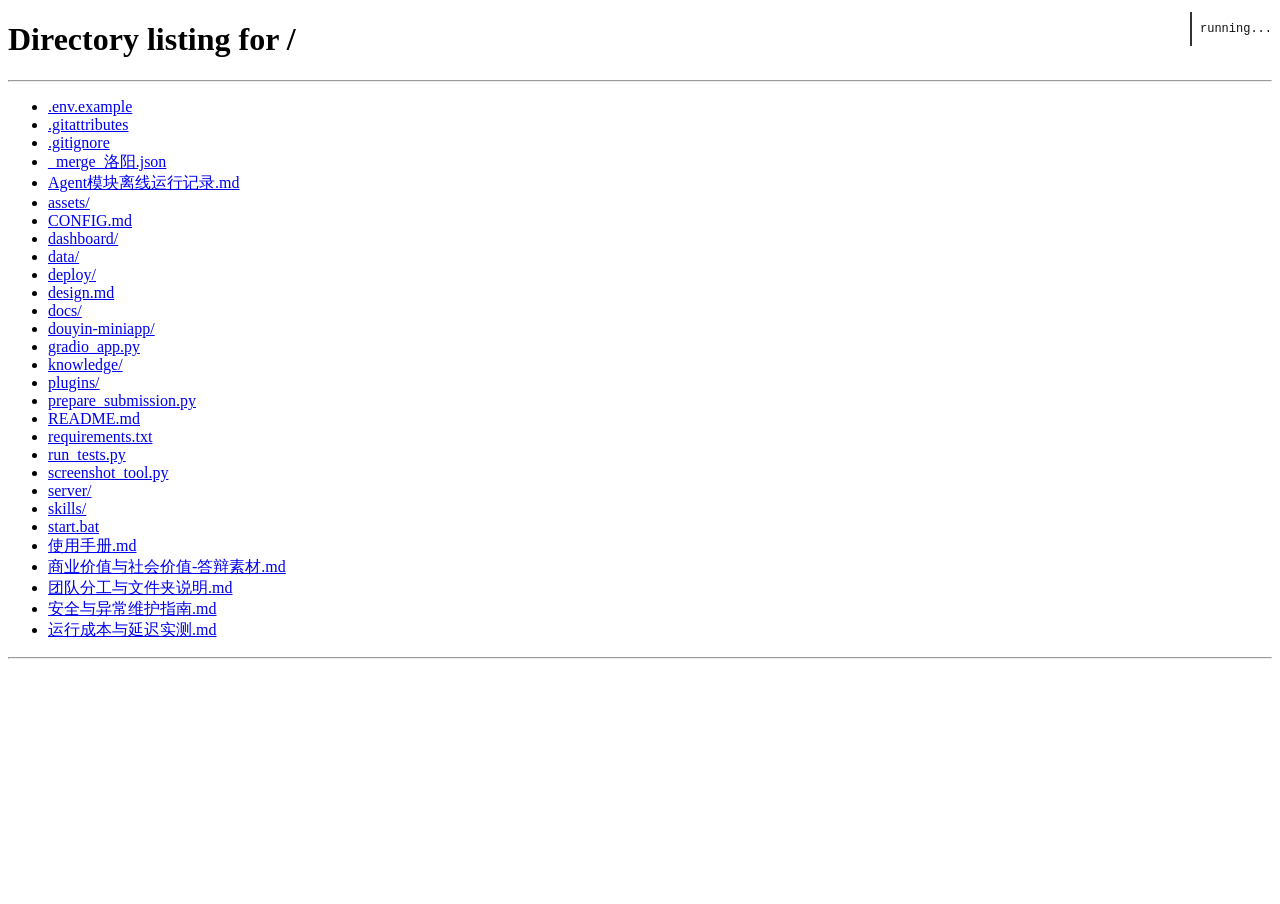
<file: dashboard/_map_health.html>
<!DOCTYPE html>
<html lang="zh-CN">
<head><meta charset="utf-8"><title>plan map diag</title>
<style>html,body{margin:0;height:100%}#f{width:100%;height:100%;border:0}#out{position:fixed;right:0;top:0;z-index:99999;max-width:44%;background:#fff;color:#111;font:12px/1.5 monospace;white-space:pre-wrap;border-left:2px solid #333;padding:8px;max-height:100%;overflow:auto}</style>
</head>
<body>
<iframe id="f" src="/"></iframe>
<pre id="out">running...</pre>
<script>
var log = [];
function p(s) { log.push(String(s)); document.getElementById('out').textContent = log.join('\n'); }
if (/[?&]quiet=1/.test(location.search)) document.getElementById('out').style.display = 'none';
window.onerror = function(m, s, l) { p('ONERROR: ' + m + ' @' + (s||'') + ':' + l); };

var f = document.getElementById('f');
f.onload = function() {
  var w = f.contentWindow, d = f.contentDocument;
  var _ce = w.console.error;
  w.console.error = function() { p('IFRAME ERROR: ' + Array.prototype.slice.call(arguments).join(' ').slice(0, 260)); _ce.apply(w.console, arguments); };
  var _cw = w.console.warn;
  w.console.warn = function() { p('IFRAME WARN: ' + Array.prototype.slice.call(arguments).join(' ').slice(0, 260)); _cw.apply(w.console, arguments); };

  function snap(tag) {
    var el = d.getElementById('plan-map-notice');
    p('[' + tag + '] amapLoadState=' + w.amapLoadState + '  AMap=' + (typeof w.AMap));
    if (!el) { p('[' + tag + '] notice 元素不存在'); return; }
    p('[' + tag + '] notice hidden=' + el.hidden + ' class=' + el.className);
    var txt = (el.textContent || '').replace(/\s+/g, ' ').trim();
    p('[' + tag + '] notice 文案: ' + txt.slice(0, 220));
    var btns = el.querySelectorAll('.map-notice-btn');
    var names = [];
    for (var i = 0; i < btns.length; i++) names.push(btns[i].textContent.trim());
    p('[' + tag + '] 按钮: ' + (names.join(' | ') || '(无)'));
  }

  setTimeout(function() {
    p('== 首屏后 6s ==');
    p('typeof AMap: ' + typeof w.AMap + '   (typeof w.retryAmap: ' + typeof w.retryAmap + ')');
    try { w.switchPage('plan'); } catch (e) { p('switchPage 抛错: ' + e.message); }
  }, 6000);

  setTimeout(function() {
    p('== 切到规划页后 ==');
    var c = d.getElementById('plan-map-container');
    if (c) p('容器 canvas=' + c.querySelectorAll('canvas').length + ' img=' + c.querySelectorAll('img').length + ' 子节点=' + c.children.length);
    snap('场景A');
    // 验证重试链路：点一次「重新加载地图」后状态是否重新走一遍
    if (typeof w.retryAmap === 'function') {
      p('== 调用 retryAmap() ==');
      try { w.retryAmap(); p('retry 后 state=' + w.amapLoadState); } catch (e) { p('retryAmap 抛错: ' + e.message); }
    }
  }, 12000);

  setTimeout(function() {
    p('== 重试 8s 后 ==');
    snap('场景B');
    p('FINISH');
  }, 21000);
};
</script>
</body>
</html>
</file>
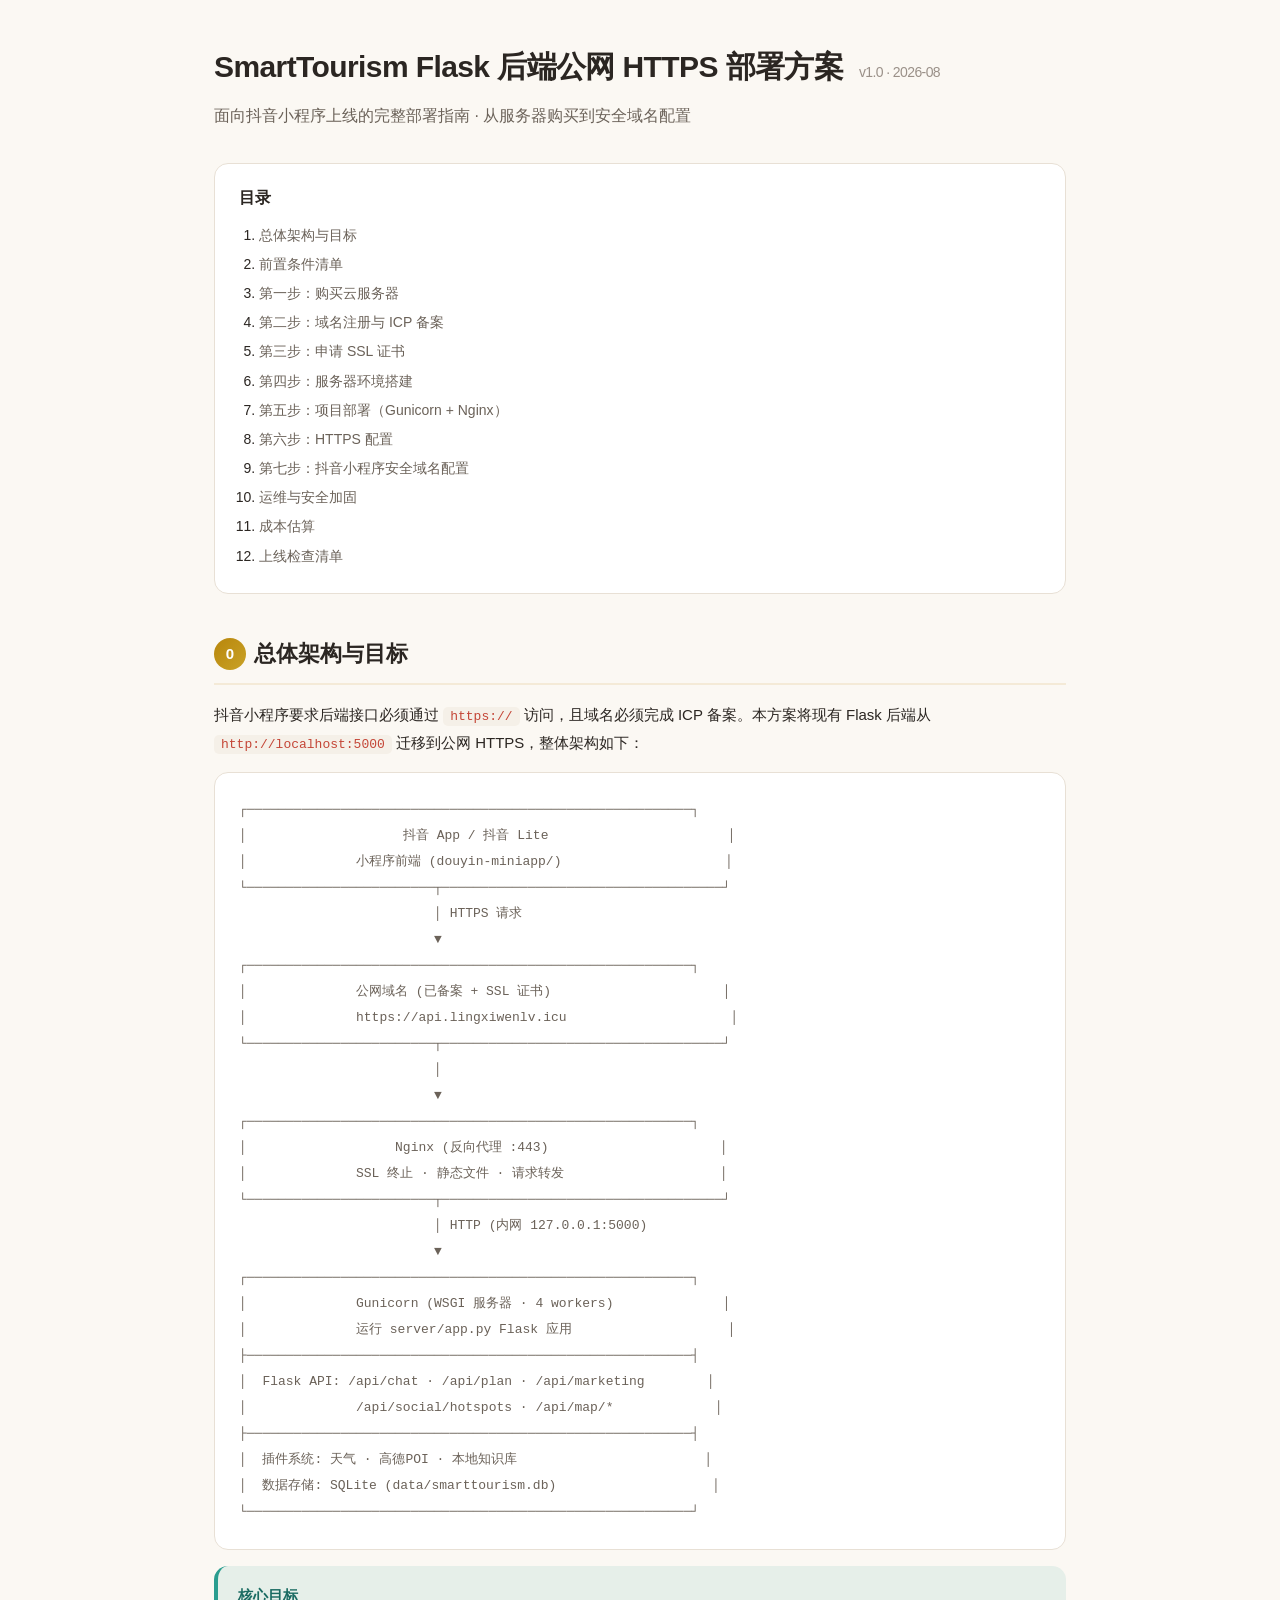
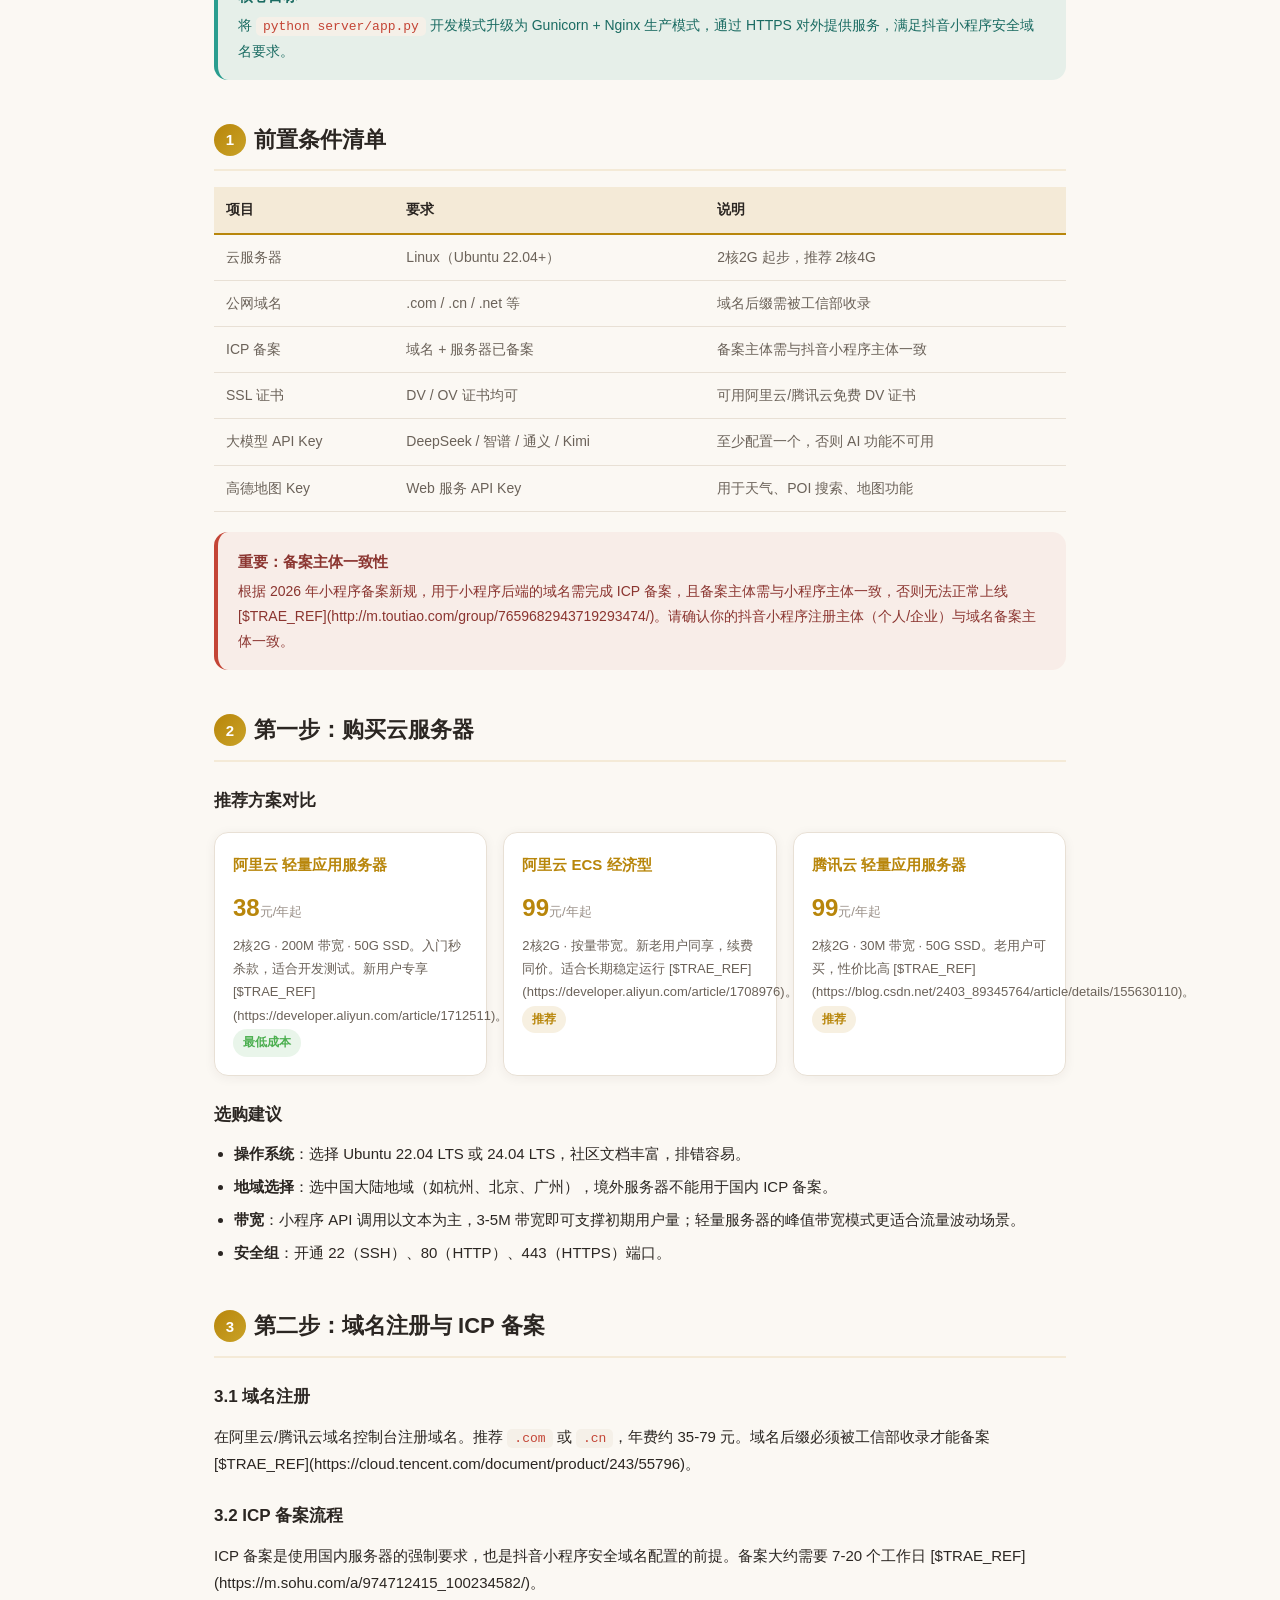
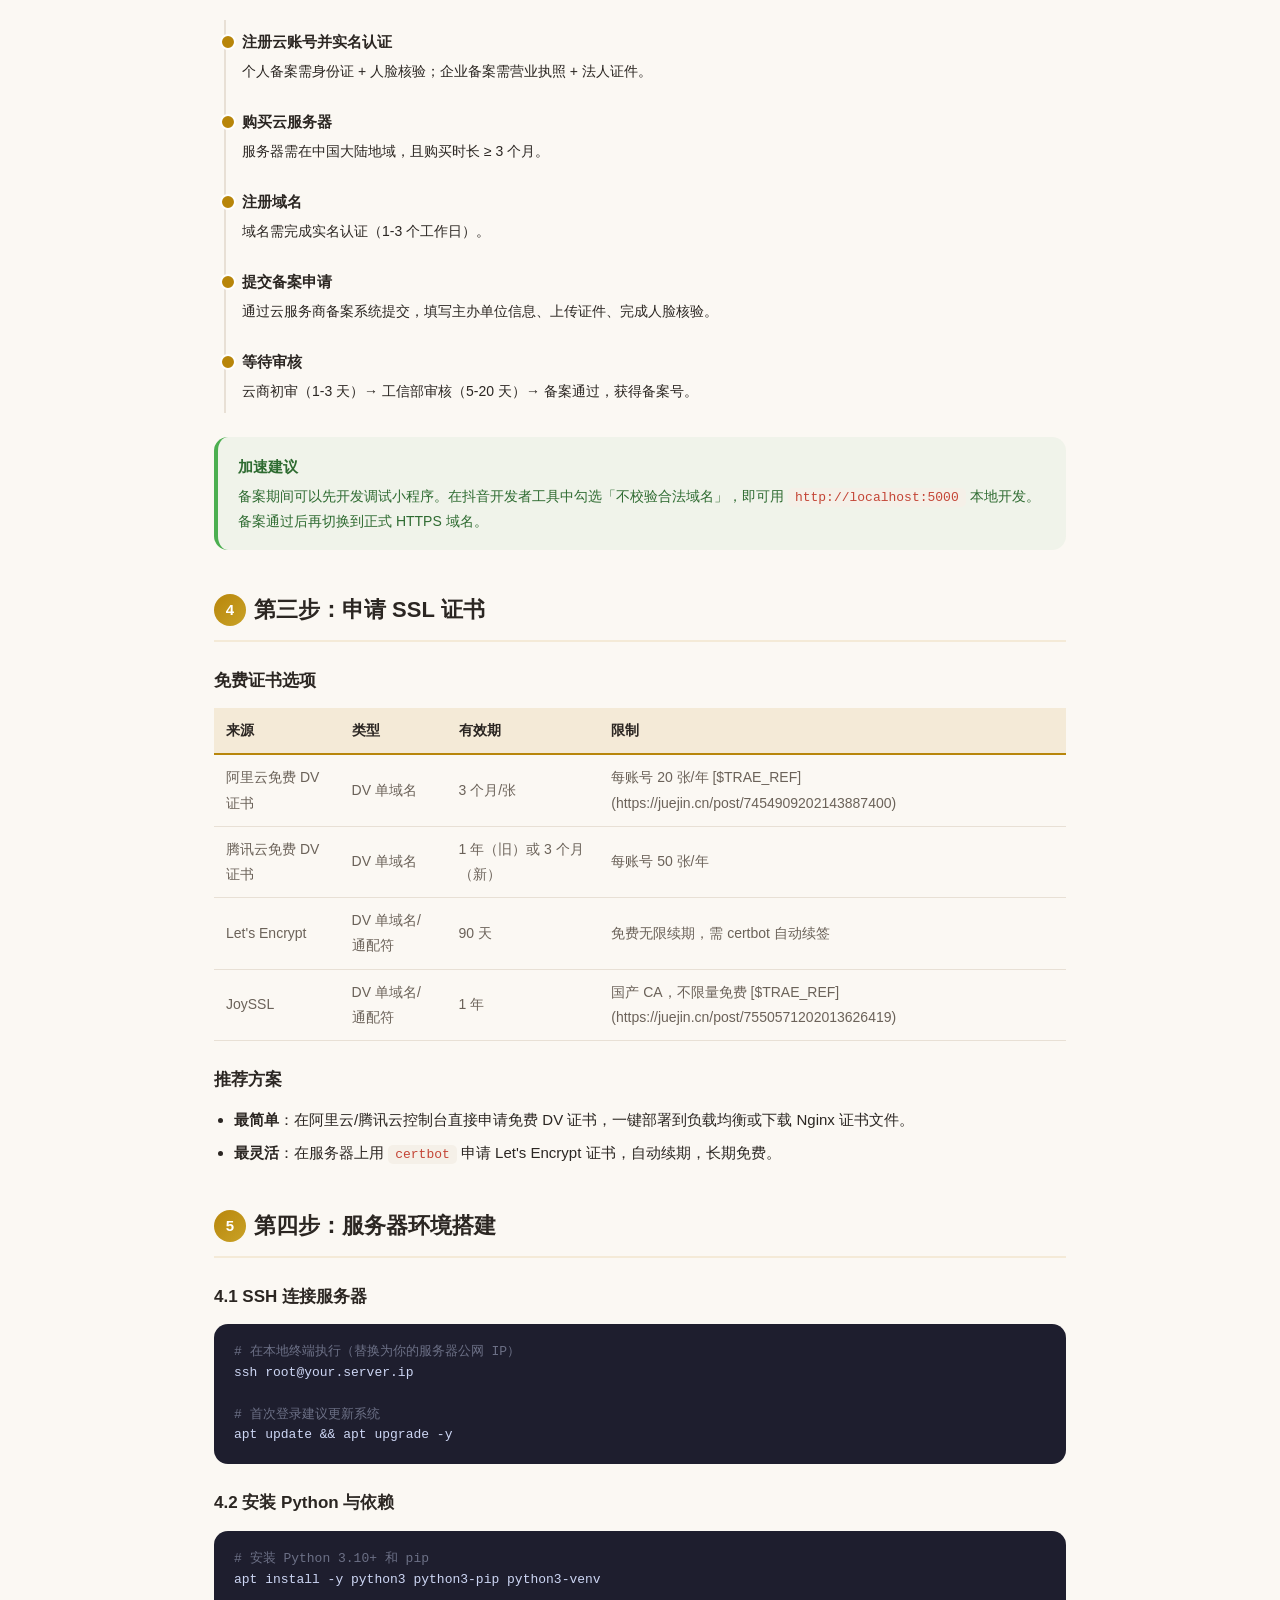
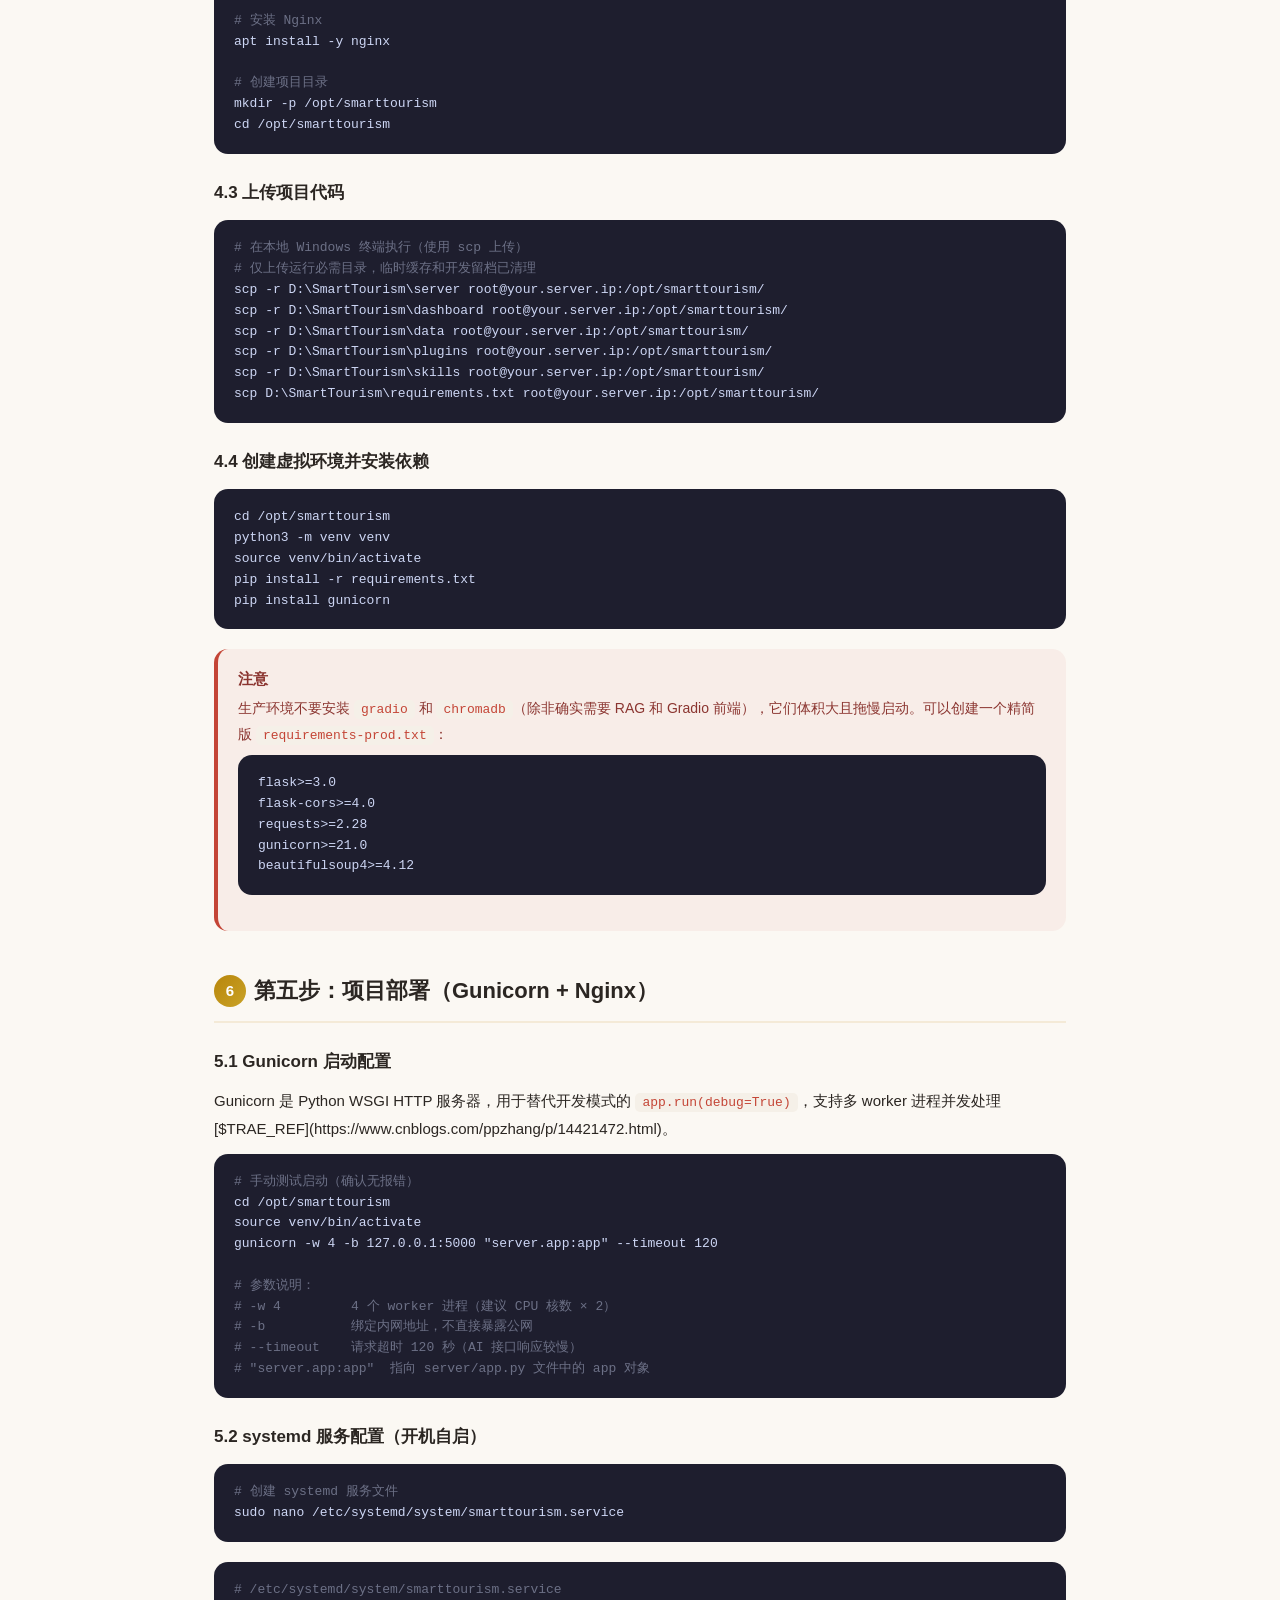
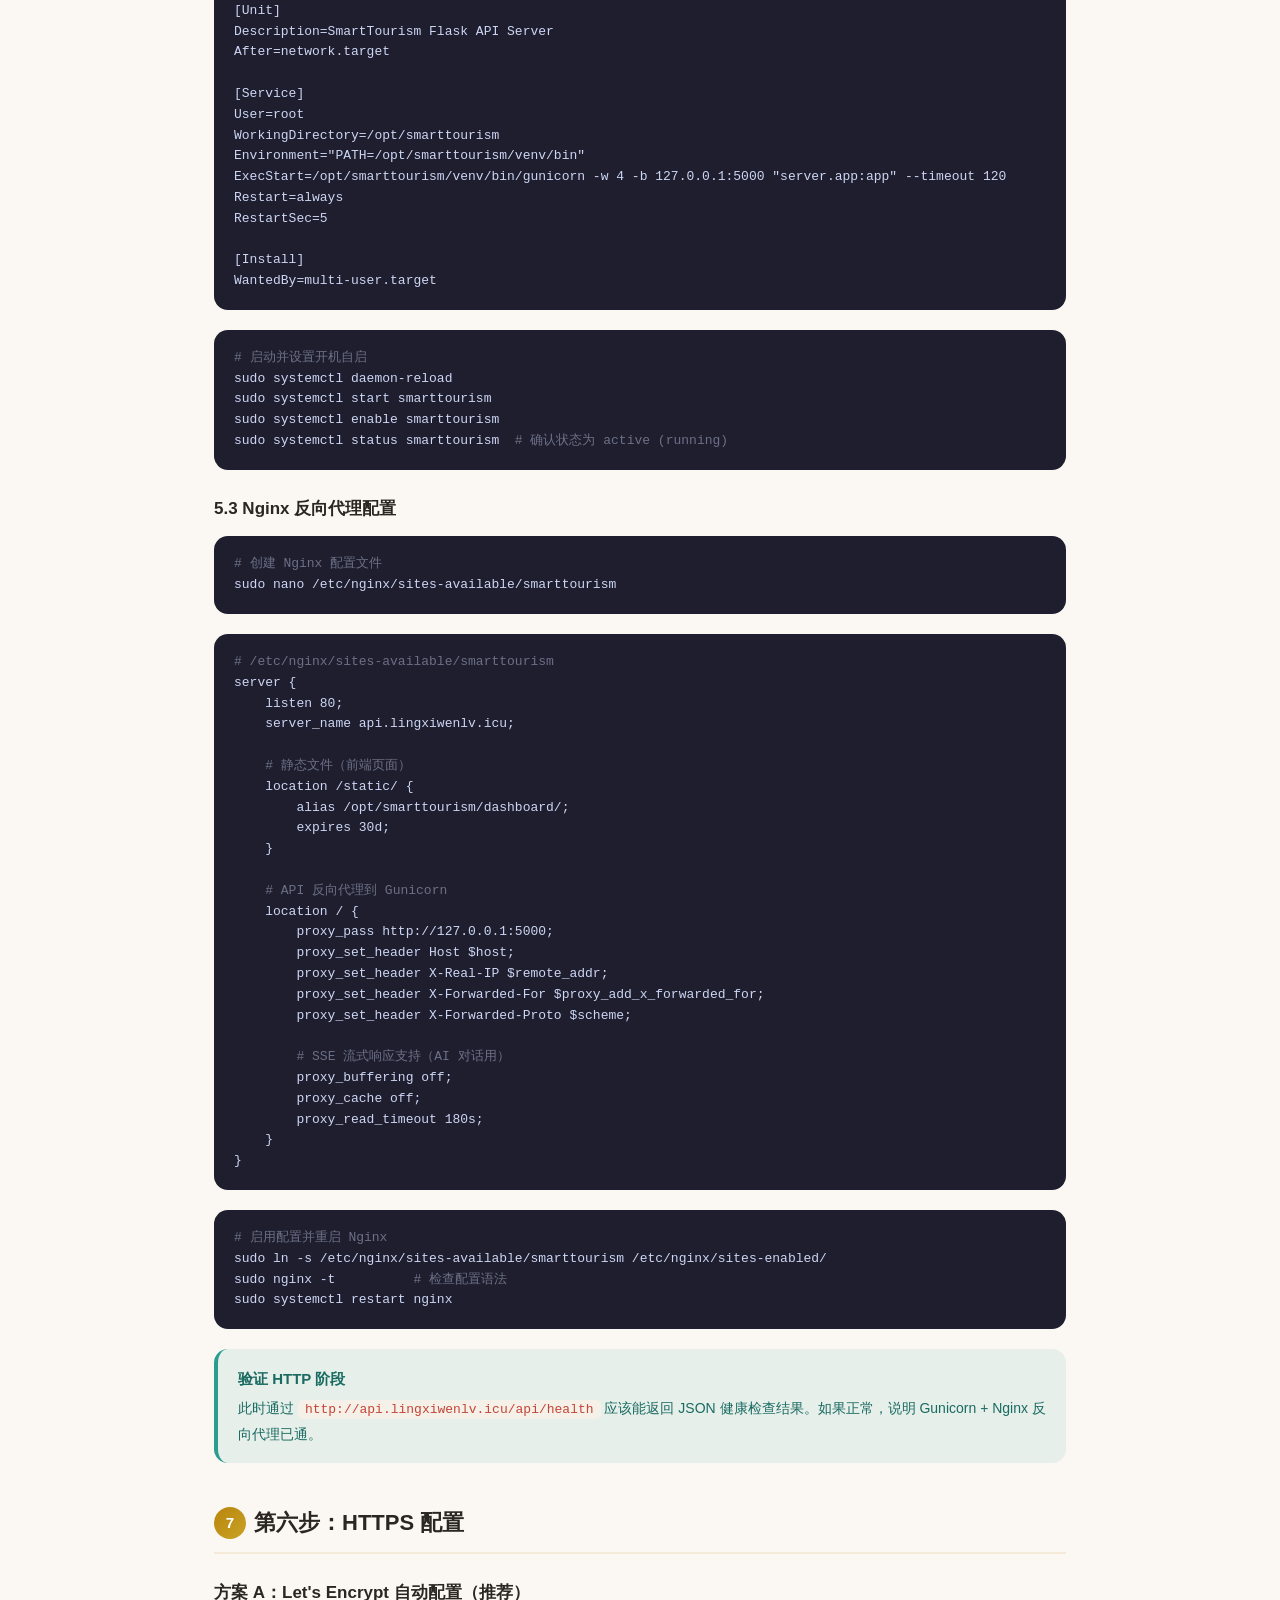
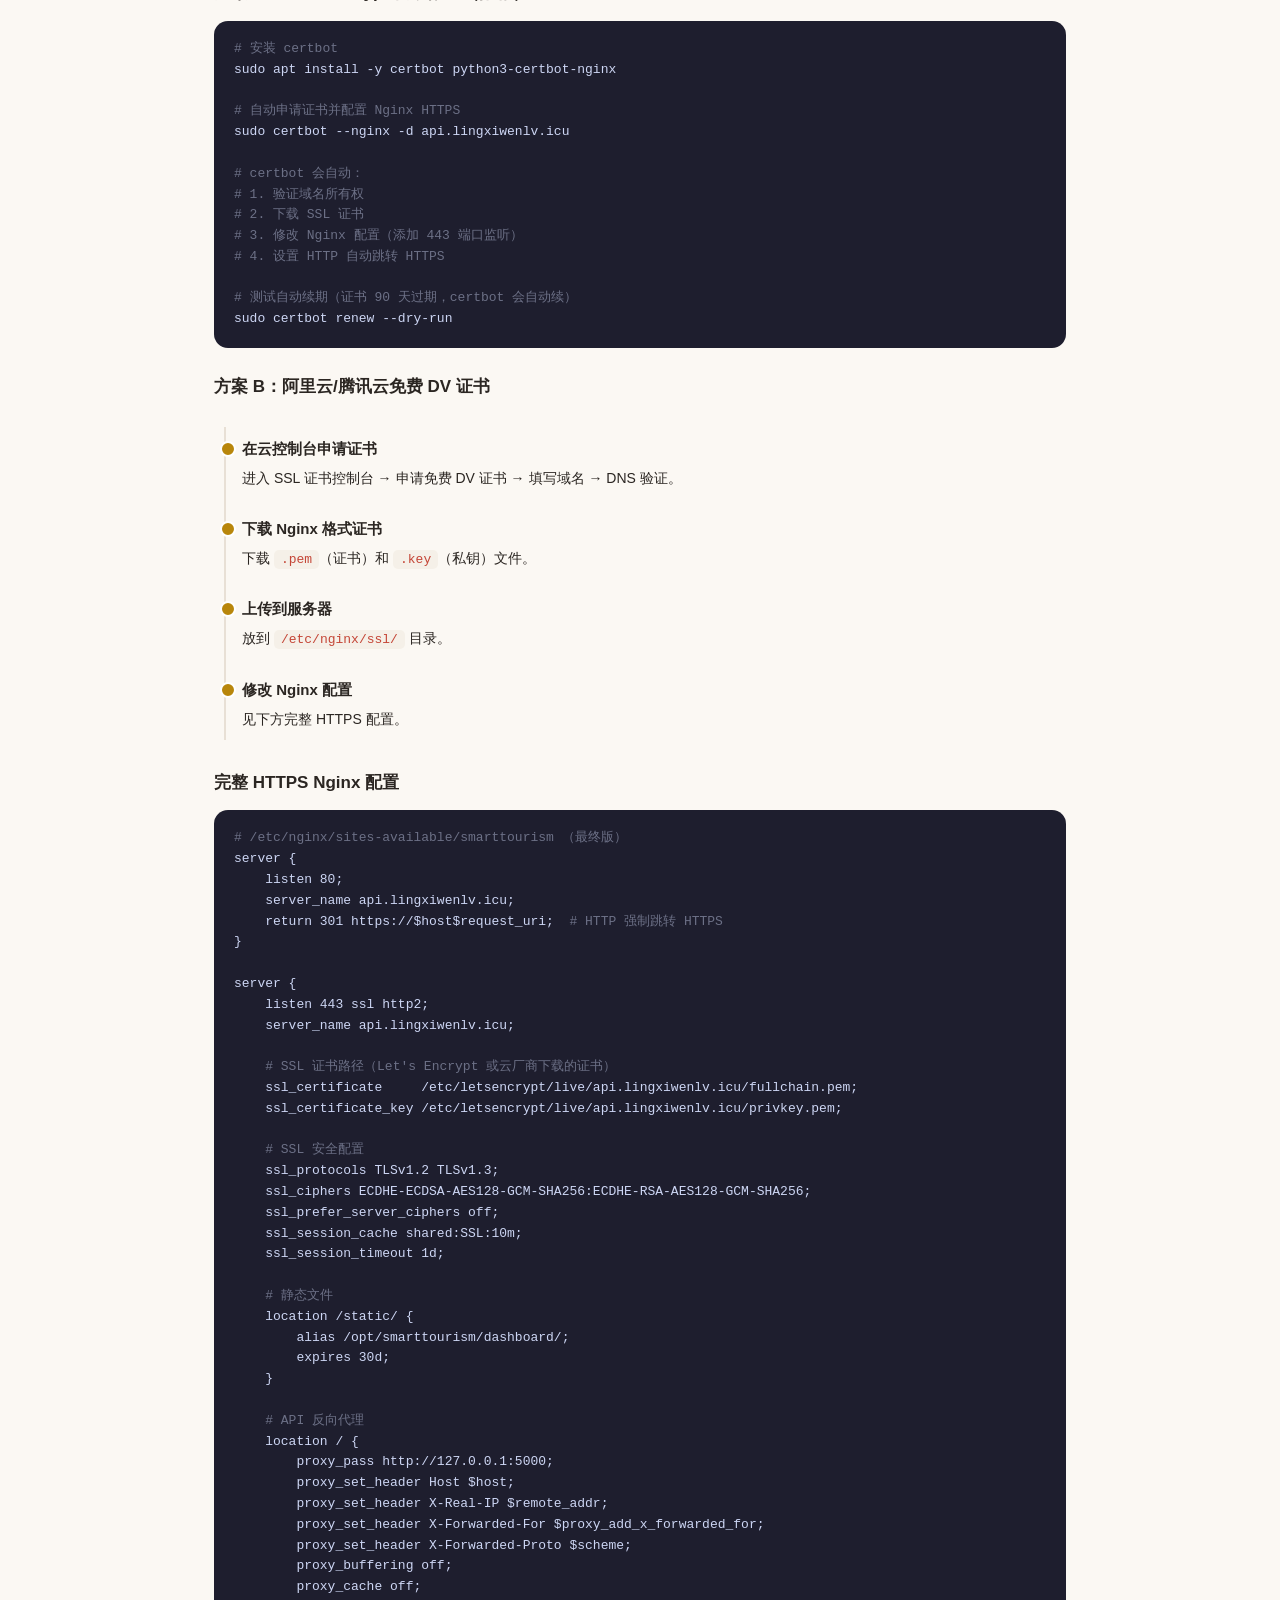
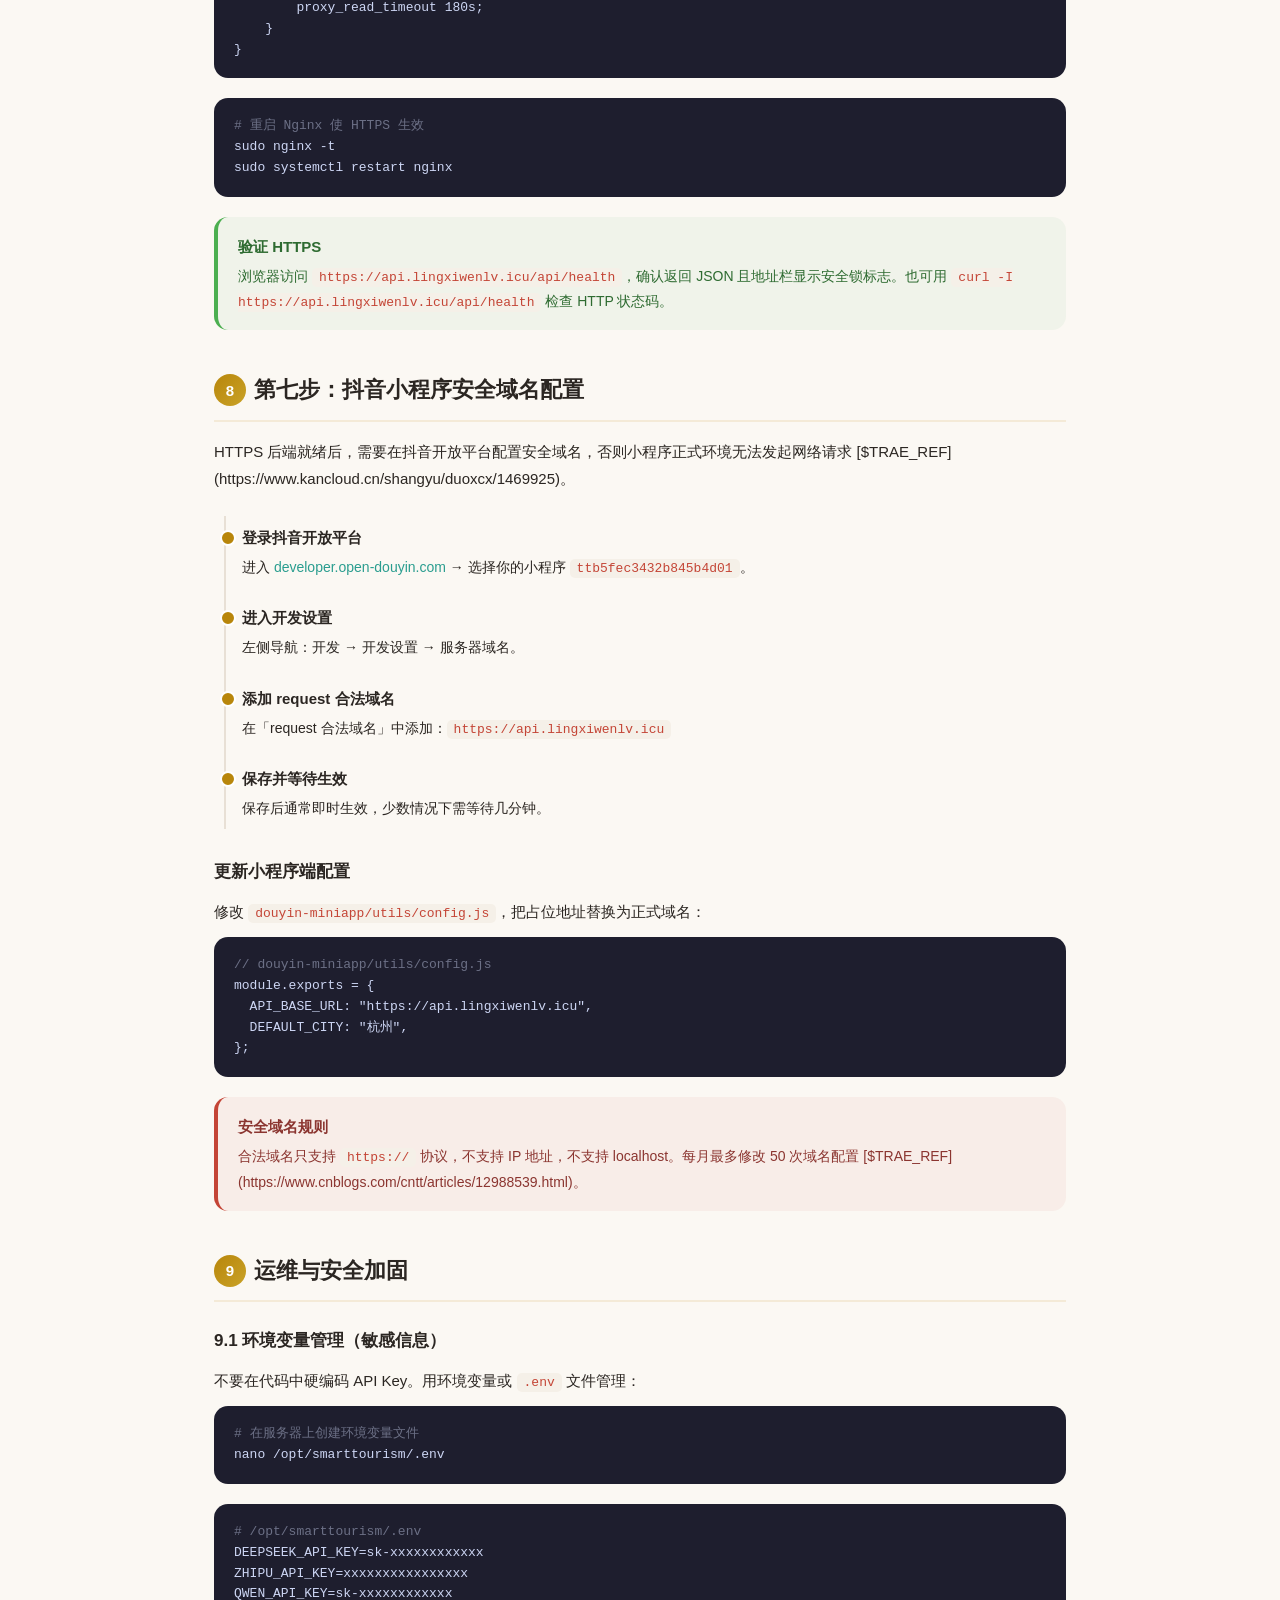
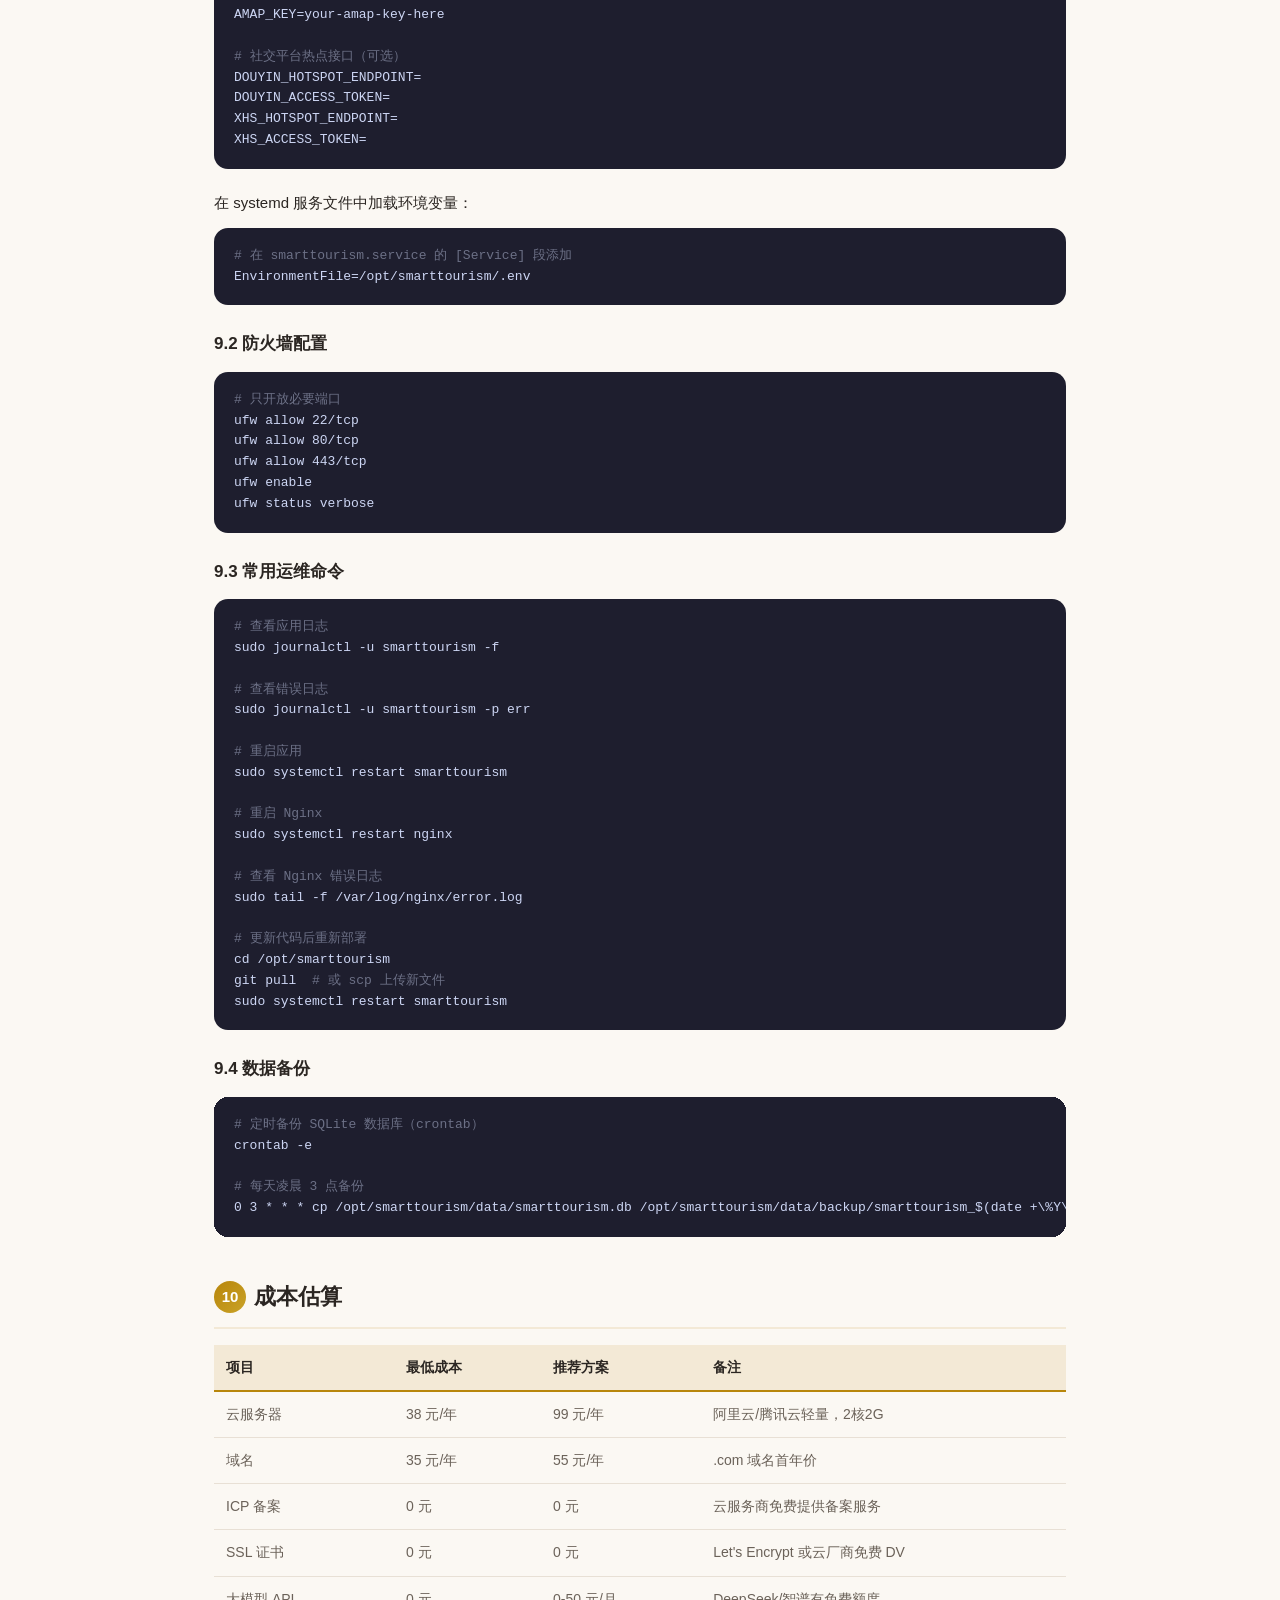
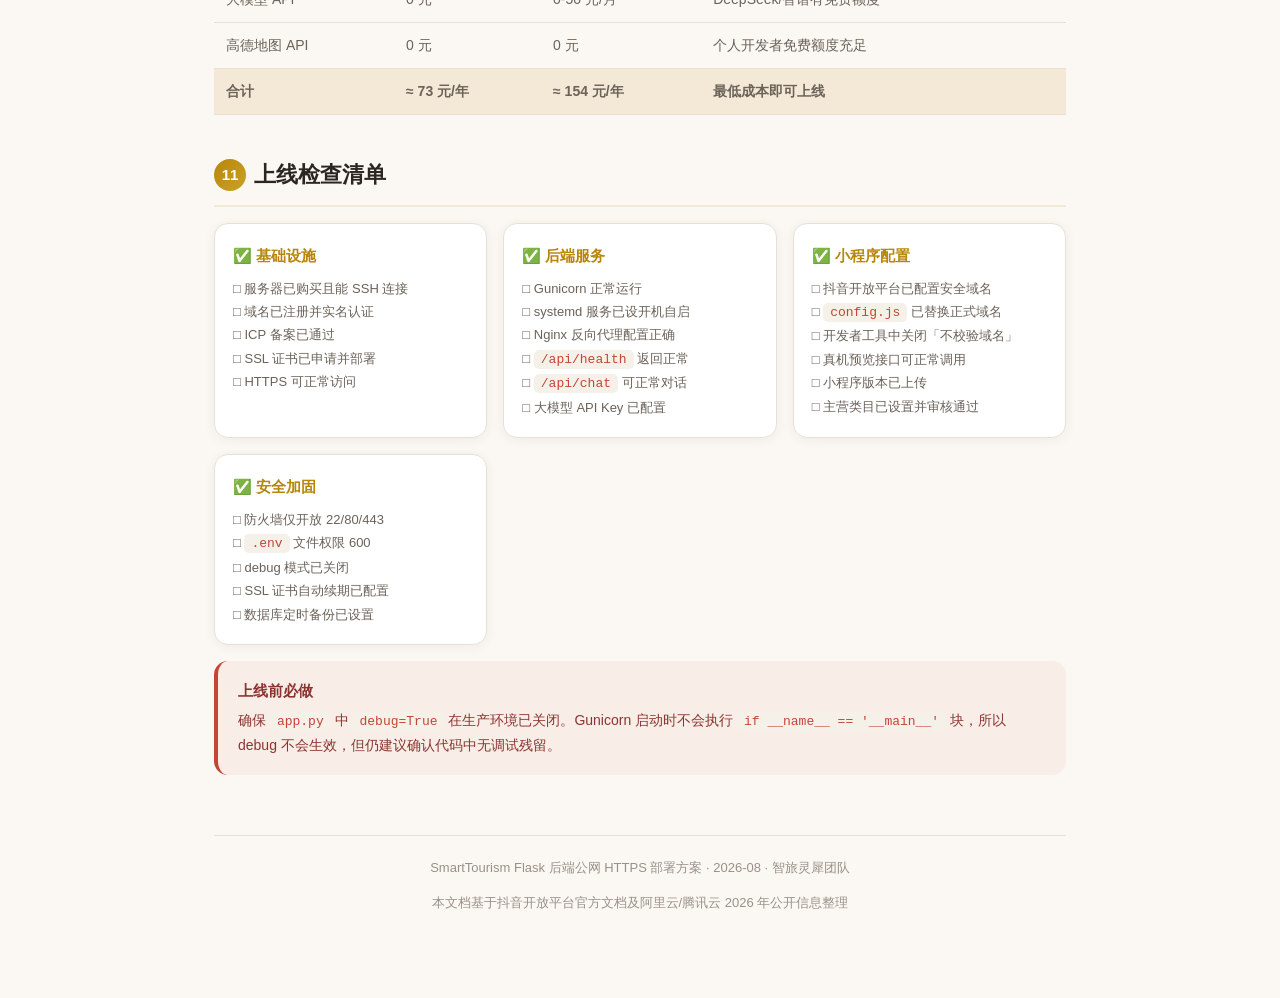
<file: deploy/deploy-guide.html>
<!DOCTYPE html>
<html lang="zh-CN">
<head>
<meta charset="UTF-8">
<meta name="viewport" content="width=device-width, initial-scale=1.0">
<title>SmartTourism Flask 后端公网 HTTPS 部署方案</title>
<style>
:root{
  --paper:#FBF8F3;--ink:#2B2622;--ink-2:#6B6259;--ink-3:#9A9088;
  --accent:#B8860B;--accent-2:#C9A227;--accent-dim:rgba(184,134,11,.12);
  --teal:#2A9D8F;--teal-dim:rgba(42,157,143,.1);
  --red:#C44536;--green:#4CAF50;
  --rule:#E8E0D5;--card:#FFFFFF;--code-bg:#F5F0E8;
  --shadow:0 2px 12px rgba(43,38,34,.06);
  --radius:14px;
}
*{margin:0;padding:0;box-sizing:border-box}
body{font-family:-apple-system,BlinkMacSystemFont,"Segoe UI","Noto Sans CJK SC","Microsoft YaHei",sans-serif;background:var(--paper);color:var(--ink);line-height:1.8;font-size:15px}
.wrap{max-width:900px;margin:0 auto;padding:40px 24px 80px}
h1{font-size:30px;letter-spacing:-.02em;margin-bottom:8px;color:var(--ink)}
h1 .ver{font-size:14px;color:var(--ink-3);font-weight:400;margin-left:8px}
.subtitle{color:var(--ink-2);font-size:16px;margin-bottom:32px}
h2{font-size:22px;margin:40px 0 16px;padding-bottom:10px;border-bottom:2px solid var(--accent-dim);color:var(--ink);display:flex;align-items:center;gap:8px}
h2 .num{display:inline-flex;align-items:center;justify-content:center;width:32px;height:32px;border-radius:50%;background:linear-gradient(135deg,var(--accent),var(--accent-2));color:#fff;font-size:15px;font-weight:900;flex-shrink:0}
h3{font-size:17px;margin:24px 0 10px;color:var(--ink)}
p{margin-bottom:12px}
a{color:var(--teal);text-decoration:none}
a:hover{text-decoration:underline}
ul,ol{margin:8px 0 16px 20px}
li{margin-bottom:6px}
code{font-family:"Cascadia Code","Fira Code",Consolas,monospace;background:var(--code-bg);padding:2px 7px;border-radius:5px;font-size:13px;color:var(--red)}
pre{background:#1e1e2e;color:#cdd6f4;padding:18px 20px;border-radius:var(--radius);overflow-x:auto;margin:12px 0 20px;font-size:13px;line-height:1.6;font-family:"Cascadia Code","Fira Code",Consolas,monospace}
pre code{background:none;padding:0;color:inherit;font-size:inherit}
pre .c{color:#6c7086}
pre .k{color:#cba6f7}
pre .s{color:#a6e3a1}
pre .n{color:#fab387}
pre .v{color:#89b4fa}
table{width:100%;border-collapse:collapse;margin:12px 0 20px;font-size:14px}
th{background:var(--accent-dim);color:var(--ink);font-weight:800;padding:10px 12px;text-align:left;border-bottom:2px solid var(--accent)}
td{padding:10px 12px;border-bottom:1px solid var(--rule);color:var(--ink-2)}
tr:hover td{background:rgba(184,134,11,.03)}
.callout{padding:16px 20px;border-radius:var(--radius);margin:16px 0;border-left:4px solid;font-size:14px}
.callout.warn{background:rgba(196,69,54,.06);border-color:var(--red);color:#8B3530}
.callout.info{background:var(--teal-dim);border-color:var(--teal);color:#1A6B62}
.callout.tip{background:rgba(76,175,80,.06);border-color:var(--green);color:#2E6B31}
.callout b{display:block;margin-bottom:4px;font-size:15px}
.card-grid{display:grid;grid-template-columns:repeat(auto-fit,minmax(250px,1fr));gap:16px;margin:16px 0}
.card{background:var(--card);border:1px solid var(--rule);border-radius:var(--radius);padding:18px;box-shadow:var(--shadow)}
.card h4{font-size:15px;margin-bottom:8px;color:var(--accent)}
.card .price{font-size:24px;font-weight:900;color:var(--accent);margin:4px 0}
.card .price small{font-size:13px;font-weight:400;color:var(--ink-3)}
.card p{font-size:13px;color:var(--ink-2);margin:0}
.badge{display:inline-block;padding:3px 10px;border-radius:999px;font-size:12px;font-weight:800}
.badge.cheap{background:rgba(76,175,80,.12);color:var(--green)}
.badge.mid{background:var(--accent-dim);color:var(--accent)}
.badge.pro{background:var(--teal-dim);color:var(--teal)}
.arch{background:var(--card);border:1px solid var(--rule);border-radius:var(--radius);padding:24px;margin:16px 0;font-family:monospace;font-size:13px;line-height:2;white-space:pre;overflow-x:auto;color:var(--ink-2)}
.step-line{position:relative;padding-left:28px;margin:20px 0}
.step-line::before{content:'';position:absolute;left:10px;top:4px;bottom:4px;width:2px;background:var(--rule)}
.step-line .step{position:relative;padding:12px 0}
.step-line .step::before{content:'';position:absolute;left:-22px;top:18px;width:12px;height:12px;border-radius:50%;background:var(--accent);border:2px solid var(--card)}
.step-line .step b{font-size:15px}
.step-line .step p{font-size:14px;margin:4px 0 0}
.toc{background:var(--card);border:1px solid var(--rule);border-radius:var(--radius);padding:20px 24px;margin-bottom:32px}
.toc h3{margin:0 0 10px;font-size:16px}
.toc ol{margin:0 0 0 20px;font-size:14px}
.toc li{margin-bottom:4px}
.toc a{color:var(--ink-2)}
.footer{margin-top:60px;padding-top:20px;border-top:1px solid var(--rule);font-size:13px;color:var(--ink-3);text-align:center}
@media(max-width:640px){.wrap{padding:24px 16px 60px}h1{font-size:24px}pre{font-size:12px}}
</style>
</head>
<body>
<div class="wrap">

<h1>SmartTourism Flask 后端公网 HTTPS 部署方案 <span class="ver">v1.0 · 2026-08</span></h1>
<p class="subtitle">面向抖音小程序上线的完整部署指南 · 从服务器购买到安全域名配置</p>

<div class="toc">
<h3>目录</h3>
<ol>
<li><a href="#overview">总体架构与目标</a></li>
<li><a href="#prereq">前置条件清单</a></li>
<li><a href="#server">第一步：购买云服务器</a></li>
<li><a href="#domain">第二步：域名注册与 ICP 备案</a></li>
<li><a href="#ssl">第三步：申请 SSL 证书</a></li>
<li><a href="#env">第四步：服务器环境搭建</a></li>
<li><a href="#deploy">第五步：项目部署（Gunicorn + Nginx）</a></li>
<li><a href="#https">第六步：HTTPS 配置</a></li>
<li><a href="#douyin">第七步：抖音小程序安全域名配置</a></li>
<li><a href="#ops">运维与安全加固</a></li>
<li><a href="#cost">成本估算</a></li>
<li><a href="#checklist">上线检查清单</a></li>
</ol>
</div>

<!-- ==================== 总览 ==================== -->
<h2 id="overview"><span class="num">0</span>总体架构与目标</h2>

<p>抖音小程序要求后端接口必须通过 <code>https://</code> 访问，且域名必须完成 ICP 备案。本方案将现有 Flask 后端从 <code>http://localhost:5000</code> 迁移到公网 HTTPS，整体架构如下：</p>

<div class="arch">┌─────────────────────────────────────────────────────────┐
│                    抖音 App / 抖音 Lite                       │
│              小程序前端 (douyin-miniapp/)                     │
└────────────────────────┬────────────────────────────────────┘
                         │ HTTPS 请求
                         ▼
┌─────────────────────────────────────────────────────────┐
│              公网域名 (已备案 + SSL 证书)                      │
│              https://api.lingxiwenlv.icu                     │
└────────────────────────┬────────────────────────────────────┘
                         │
                         ▼
┌─────────────────────────────────────────────────────────┐
│                   Nginx (反向代理 :443)                      │
│              SSL 终止 · 静态文件 · 请求转发                    │
└────────────────────────┬────────────────────────────────────┘
                         │ HTTP (内网 127.0.0.1:5000)
                         ▼
┌─────────────────────────────────────────────────────────┐
│              Gunicorn (WSGI 服务器 · 4 workers)              │
│              运行 server/app.py Flask 应用                    │
├─────────────────────────────────────────────────────────┤
│  Flask API: /api/chat · /api/plan · /api/marketing        │
│              /api/social/hotspots · /api/map/*             │
├─────────────────────────────────────────────────────────┤
│  插件系统: 天气 · 高德POI · 本地知识库                        │
│  数据存储: SQLite (data/smarttourism.db)                    │
└─────────────────────────────────────────────────────────┘</div>

<div class="callout info">
<b>核心目标</b>
将 <code>python server/app.py</code> 开发模式升级为 Gunicorn + Nginx 生产模式，通过 HTTPS 对外提供服务，满足抖音小程序安全域名要求。
</div>

<!-- ==================== 前置条件 ==================== -->
<h2 id="prereq"><span class="num">1</span>前置条件清单</h2>

<table>
<tr><th>项目</th><th>要求</th><th>说明</th></tr>
<tr><td>云服务器</td><td>Linux（Ubuntu 22.04+）</td><td>2核2G 起步，推荐 2核4G</td></tr>
<tr><td>公网域名</td><td>.com / .cn / .net 等</td><td>域名后缀需被工信部收录</td></tr>
<tr><td>ICP 备案</td><td>域名 + 服务器已备案</td><td>备案主体需与抖音小程序主体一致</td></tr>
<tr><td>SSL 证书</td><td>DV / OV 证书均可</td><td>可用阿里云/腾讯云免费 DV 证书</td></tr>
<tr><td>大模型 API Key</td><td>DeepSeek / 智谱 / 通义 / Kimi</td><td>至少配置一个，否则 AI 功能不可用</td></tr>
<tr><td>高德地图 Key</td><td>Web 服务 API Key</td><td>用于天气、POI 搜索、地图功能</td></tr>
</table>

<div class="callout warn">
<b>重要：备案主体一致性</b>
根据 2026 年小程序备案新规，用于小程序后端的域名需完成 ICP 备案，且备案主体需与小程序主体一致，否则无法正常上线 [$TRAE_REF](http://m.toutiao.com/group/7659682943719293474/)。请确认你的抖音小程序注册主体（个人/企业）与域名备案主体一致。
</div>

<!-- ==================== 第一步 ==================== -->
<h2 id="server"><span class="num">2</span>第一步：购买云服务器</h2>

<h3>推荐方案对比</h3>

<div class="card-grid">
<div class="card">
<h4>阿里云 轻量应用服务器</h4>
<div class="price">38<small>元/年起</small></div>
<p>2核2G · 200M 带宽 · 50G SSD。入门秒杀款，适合开发测试。新用户专享 [$TRAE_REF](https://developer.aliyun.com/article/1712511)。</p>
<span class="badge cheap">最低成本</span>
</div>
<div class="card">
<h4>阿里云 ECS 经济型</h4>
<div class="price">99<small>元/年起</small></div>
<p>2核2G · 按量带宽。新老用户同享，续费同价。适合长期稳定运行 [$TRAE_REF](https://developer.aliyun.com/article/1708976)。</p>
<span class="badge mid">推荐</span>
</div>
<div class="card">
<h4>腾讯云 轻量应用服务器</h4>
<div class="price">99<small>元/年起</small></div>
<p>2核2G · 30M 带宽 · 50G SSD。老用户可买，性价比高 [$TRAE_REF](https://blog.csdn.net/2403_89345764/article/details/155630110)。</p>
<span class="badge mid">推荐</span>
</div>
</div>

<h3>选购建议</h3>
<ul>
<li><b>操作系统</b>：选择 Ubuntu 22.04 LTS 或 24.04 LTS，社区文档丰富，排错容易。</li>
<li><b>地域选择</b>：选中国大陆地域（如杭州、北京、广州），境外服务器不能用于国内 ICP 备案。</li>
<li><b>带宽</b>：小程序 API 调用以文本为主，3-5M 带宽即可支撑初期用户量；轻量服务器的峰值带宽模式更适合流量波动场景。</li>
<li><b>安全组</b>：开通 22（SSH）、80（HTTP）、443（HTTPS）端口。</li>
</ul>

<!-- ==================== 第二步 ==================== -->
<h2 id="domain"><span class="num">3</span>第二步：域名注册与 ICP 备案</h2>

<h3>3.1 域名注册</h3>
<p>在阿里云/腾讯云域名控制台注册域名。推荐 <code>.com</code> 或 <code>.cn</code>，年费约 35-79 元。域名后缀必须被工信部收录才能备案 [$TRAE_REF](https://cloud.tencent.com/document/product/243/55796)。</p>

<h3>3.2 ICP 备案流程</h3>
<p>ICP 备案是使用国内服务器的强制要求，也是抖音小程序安全域名配置的前提。备案大约需要 7-20 个工作日 [$TRAE_REF](https://m.sohu.com/a/974712415_100234582/)。</p>

<div class="step-line">
<div class="step"><b>注册云账号并实名认证</b><p>个人备案需身份证 + 人脸核验；企业备案需营业执照 + 法人证件。</p></div>
<div class="step"><b>购买云服务器</b><p>服务器需在中国大陆地域，且购买时长 ≥ 3 个月。</p></div>
<div class="step"><b>注册域名</b><p>域名需完成实名认证（1-3 个工作日）。</p></div>
<div class="step"><b>提交备案申请</b><p>通过云服务商备案系统提交，填写主办单位信息、上传证件、完成人脸核验。</p></div>
<div class="step"><b>等待审核</b><p>云商初审（1-3 天）→ 工信部审核（5-20 天）→ 备案通过，获得备案号。</p></div>
</div>

<div class="callout tip">
<b>加速建议</b>
备案期间可以先开发调试小程序。在抖音开发者工具中勾选「不校验合法域名」，即可用 <code>http://localhost:5000</code> 本地开发。备案通过后再切换到正式 HTTPS 域名。
</div>

<!-- ==================== 第三步 ==================== -->
<h2 id="ssl"><span class="num">4</span>第三步：申请 SSL 证书</h2>

<h3>免费证书选项</h3>
<table>
<tr><th>来源</th><th>类型</th><th>有效期</th><th>限制</th></tr>
<tr><td>阿里云免费 DV 证书</td><td>DV 单域名</td><td>3 个月/张</td><td>每账号 20 张/年 [$TRAE_REF](https://juejin.cn/post/7454909202143887400)</td></tr>
<tr><td>腾讯云免费 DV 证书</td><td>DV 单域名</td><td>1 年（旧）或 3 个月（新）</td><td>每账号 50 张/年</td></tr>
<tr><td>Let's Encrypt</td><td>DV 单域名/通配符</td><td>90 天</td><td>免费无限续期，需 certbot 自动续签</td></tr>
<tr><td>JoySSL</td><td>DV 单域名/通配符</td><td>1 年</td><td>国产 CA，不限量免费 [$TRAE_REF](https://juejin.cn/post/7550571202013626419)</td></tr>
</table>

<h3>推荐方案</h3>
<ul>
<li><b>最简单</b>：在阿里云/腾讯云控制台直接申请免费 DV 证书，一键部署到负载均衡或下载 Nginx 证书文件。</li>
<li><b>最灵活</b>：在服务器上用 <code>certbot</code> 申请 Let's Encrypt 证书，自动续期，长期免费。</li>
</ul>

<!-- ==================== 第四步 ==================== -->
<h2 id="env"><span class="num">5</span>第四步：服务器环境搭建</h2>

<h3>4.1 SSH 连接服务器</h3>
<pre><code><span class="c"># 在本地终端执行（替换为你的服务器公网 IP）</span>
ssh root@your.server.ip

<span class="c"># 首次登录建议更新系统</span>
apt update && apt upgrade -y</code></pre>

<h3>4.2 安装 Python 与依赖</h3>
<pre><code><span class="c"># 安装 Python 3.10+ 和 pip</span>
apt install -y python3 python3-pip python3-venv

<span class="c"># 安装 Nginx</span>
apt install -y nginx

<span class="c"># 创建项目目录</span>
mkdir -p /opt/smarttourism
cd /opt/smarttourism</code></pre>

<h3>4.3 上传项目代码</h3>
<pre><code><span class="c"># 在本地 Windows 终端执行（使用 scp 上传）</span>
<span class="c"># 仅上传运行必需目录，临时缓存和开发留档已清理</span>
scp -r D:\SmartTourism\server root@your.server.ip:/opt/smarttourism/
scp -r D:\SmartTourism\dashboard root@your.server.ip:/opt/smarttourism/
scp -r D:\SmartTourism\data root@your.server.ip:/opt/smarttourism/
scp -r D:\SmartTourism\plugins root@your.server.ip:/opt/smarttourism/
scp -r D:\SmartTourism\skills root@your.server.ip:/opt/smarttourism/
scp D:\SmartTourism\requirements.txt root@your.server.ip:/opt/smarttourism/</code></pre>

<h3>4.4 创建虚拟环境并安装依赖</h3>
<pre><code>cd /opt/smarttourism
python3 -m venv venv
source venv/bin/activate
pip install -r requirements.txt
pip install gunicorn</code></pre>

<div class="callout warn">
<b>注意</b>
生产环境不要安装 <code>gradio</code> 和 <code>chromadb</code>（除非确实需要 RAG 和 Gradio 前端），它们体积大且拖慢启动。可以创建一个精简版 <code>requirements-prod.txt</code>：
<pre style="margin-top:8px"><code>flask>=3.0
flask-cors>=4.0
requests>=2.28
gunicorn>=21.0
beautifulsoup4>=4.12</code></pre>
</div>

<!-- ==================== 第五步 ==================== -->
<h2 id="deploy"><span class="num">6</span>第五步：项目部署（Gunicorn + Nginx）</h2>

<h3>5.1 Gunicorn 启动配置</h3>
<p>Gunicorn 是 Python WSGI HTTP 服务器，用于替代开发模式的 <code>app.run(debug=True)</code>，支持多 worker 进程并发处理 [$TRAE_REF](https://www.cnblogs.com/ppzhang/p/14421472.html)。</p>

<pre><code><span class="c"># 手动测试启动（确认无报错）</span>
cd /opt/smarttourism
source venv/bin/activate
gunicorn -w 4 -b 127.0.0.1:5000 "server.app:app" --timeout 120

<span class="c"># 参数说明：</span>
<span class="c"># -w 4         4 个 worker 进程（建议 CPU 核数 × 2）</span>
<span class="c"># -b           绑定内网地址，不直接暴露公网</span>
<span class="c"># --timeout    请求超时 120 秒（AI 接口响应较慢）</span>
<span class="c"># "server.app:app"  指向 server/app.py 文件中的 app 对象</span></code></pre>

<h3>5.2 systemd 服务配置（开机自启）</h3>
<pre><code><span class="c"># 创建 systemd 服务文件</span>
sudo nano /etc/systemd/system/smarttourism.service</code></pre>

<pre><code><span class="c"># /etc/systemd/system/smarttourism.service</span>
[Unit]
Description=SmartTourism Flask API Server
After=network.target

[Service]
User=root
WorkingDirectory=/opt/smarttourism
Environment="PATH=/opt/smarttourism/venv/bin"
ExecStart=/opt/smarttourism/venv/bin/gunicorn -w 4 -b 127.0.0.1:5000 "server.app:app" --timeout 120
Restart=always
RestartSec=5

[Install]
WantedBy=multi-user.target</code></pre>

<pre><code><span class="c"># 启动并设置开机自启</span>
sudo systemctl daemon-reload
sudo systemctl start smarttourism
sudo systemctl enable smarttourism
sudo systemctl status smarttourism  <span class="c"># 确认状态为 active (running)</span></code></pre>

<h3>5.3 Nginx 反向代理配置</h3>
<pre><code><span class="c"># 创建 Nginx 配置文件</span>
sudo nano /etc/nginx/sites-available/smarttourism</code></pre>

<pre><code><span class="c"># /etc/nginx/sites-available/smarttourism</span>
server {
    listen 80;
    server_name api.lingxiwenlv.icu;

    <span class="c"># 静态文件（前端页面）</span>
    location /static/ {
        alias /opt/smarttourism/dashboard/;
        expires 30d;
    }

    <span class="c"># API 反向代理到 Gunicorn</span>
    location / {
        proxy_pass http://127.0.0.1:5000;
        proxy_set_header Host $host;
        proxy_set_header X-Real-IP $remote_addr;
        proxy_set_header X-Forwarded-For $proxy_add_x_forwarded_for;
        proxy_set_header X-Forwarded-Proto $scheme;

        <span class="c"># SSE 流式响应支持（AI 对话用）</span>
        proxy_buffering off;
        proxy_cache off;
        proxy_read_timeout 180s;
    }
}</code></pre>

<pre><code><span class="c"># 启用配置并重启 Nginx</span>
sudo ln -s /etc/nginx/sites-available/smarttourism /etc/nginx/sites-enabled/
sudo nginx -t          <span class="c"># 检查配置语法</span>
sudo systemctl restart nginx</code></pre>

<div class="callout info">
<b>验证 HTTP 阶段</b>
此时通过 <code>http://api.lingxiwenlv.icu/api/health</code> 应该能返回 JSON 健康检查结果。如果正常，说明 Gunicorn + Nginx 反向代理已通。
</div>

<!-- ==================== 第六步 ==================== -->
<h2 id="https"><span class="num">7</span>第六步：HTTPS 配置</h2>

<h3>方案 A：Let's Encrypt 自动配置（推荐）</h3>
<pre><code><span class="c"># 安装 certbot</span>
sudo apt install -y certbot python3-certbot-nginx

<span class="c"># 自动申请证书并配置 Nginx HTTPS</span>
sudo certbot --nginx -d api.lingxiwenlv.icu

<span class="c"># certbot 会自动：</span>
<span class="c"># 1. 验证域名所有权</span>
<span class="c"># 2. 下载 SSL 证书</span>
<span class="c"># 3. 修改 Nginx 配置（添加 443 端口监听）</span>
<span class="c"># 4. 设置 HTTP 自动跳转 HTTPS</span>

<span class="c"># 测试自动续期（证书 90 天过期，certbot 会自动续）</span>
sudo certbot renew --dry-run</code></pre>

<h3>方案 B：阿里云/腾讯云免费 DV 证书</h3>
<div class="step-line">
<div class="step"><b>在云控制台申请证书</b><p>进入 SSL 证书控制台 → 申请免费 DV 证书 → 填写域名 → DNS 验证。</p></div>
<div class="step"><b>下载 Nginx 格式证书</b><p>下载 <code>.pem</code>（证书）和 <code>.key</code>（私钥）文件。</p></div>
<div class="step"><b>上传到服务器</b><p>放到 <code>/etc/nginx/ssl/</code> 目录。</p></div>
<div class="step"><b>修改 Nginx 配置</b><p>见下方完整 HTTPS 配置。</p></div>
</div>

<h3>完整 HTTPS Nginx 配置</h3>
<pre><code><span class="c"># /etc/nginx/sites-available/smarttourism （最终版）</span>
server {
    listen 80;
    server_name api.lingxiwenlv.icu;
    return 301 https://$host$request_uri;  <span class="c"># HTTP 强制跳转 HTTPS</span>
}

server {
    listen 443 ssl http2;
    server_name api.lingxiwenlv.icu;

    <span class="c"># SSL 证书路径（Let's Encrypt 或云厂商下载的证书）</span>
    ssl_certificate     /etc/letsencrypt/live/api.lingxiwenlv.icu/fullchain.pem;
    ssl_certificate_key /etc/letsencrypt/live/api.lingxiwenlv.icu/privkey.pem;

    <span class="c"># SSL 安全配置</span>
    ssl_protocols TLSv1.2 TLSv1.3;
    ssl_ciphers ECDHE-ECDSA-AES128-GCM-SHA256:ECDHE-RSA-AES128-GCM-SHA256;
    ssl_prefer_server_ciphers off;
    ssl_session_cache shared:SSL:10m;
    ssl_session_timeout 1d;

    <span class="c"># 静态文件</span>
    location /static/ {
        alias /opt/smarttourism/dashboard/;
        expires 30d;
    }

    <span class="c"># API 反向代理</span>
    location / {
        proxy_pass http://127.0.0.1:5000;
        proxy_set_header Host $host;
        proxy_set_header X-Real-IP $remote_addr;
        proxy_set_header X-Forwarded-For $proxy_add_x_forwarded_for;
        proxy_set_header X-Forwarded-Proto $scheme;
        proxy_buffering off;
        proxy_cache off;
        proxy_read_timeout 180s;
    }
}</code></pre>

<pre><code><span class="c"># 重启 Nginx 使 HTTPS 生效</span>
sudo nginx -t
sudo systemctl restart nginx</code></pre>

<div class="callout tip">
<b>验证 HTTPS</b>
浏览器访问 <code>https://api.lingxiwenlv.icu/api/health</code>，确认返回 JSON 且地址栏显示安全锁标志。也可用 <code>curl -I https://api.lingxiwenlv.icu/api/health</code> 检查 HTTP 状态码。
</div>

<!-- ==================== 第七步 ==================== -->
<h2 id="douyin"><span class="num">8</span>第七步：抖音小程序安全域名配置</h2>

<p>HTTPS 后端就绪后，需要在抖音开放平台配置安全域名，否则小程序正式环境无法发起网络请求 [$TRAE_REF](https://www.kancloud.cn/shangyu/duoxcx/1469925)。</p>

<div class="step-line">
<div class="step"><b>登录抖音开放平台</b><p>进入 <a href="https://developer.open-douyin.com/">developer.open-douyin.com</a> → 选择你的小程序 <code>ttb5fec3432b845b4d01</code>。</p></div>
<div class="step"><b>进入开发设置</b><p>左侧导航：开发 → 开发设置 → 服务器域名。</p></div>
<div class="step"><b>添加 request 合法域名</b><p>在「request 合法域名」中添加：<code>https://api.lingxiwenlv.icu</code></p></div>
<div class="step"><b>保存并等待生效</b><p>保存后通常即时生效，少数情况下需等待几分钟。</p></div>
</div>

<h3>更新小程序端配置</h3>
<p>修改 <code>douyin-miniapp/utils/config.js</code>，把占位地址替换为正式域名：</p>
<pre><code><span class="c">// douyin-miniapp/utils/config.js</span>
module.exports = {
  API_BASE_URL: "https://api.lingxiwenlv.icu",
  DEFAULT_CITY: "杭州",
};</code></pre>

<div class="callout warn">
<b>安全域名规则</b>
合法域名只支持 <code>https://</code> 协议，不支持 IP 地址，不支持 localhost。每月最多修改 50 次域名配置 [$TRAE_REF](https://www.cnblogs.com/cntt/articles/12988539.html)。
</div>

<!-- ==================== 运维 ==================== -->
<h2 id="ops"><span class="num">9</span>运维与安全加固</h2>

<h3>9.1 环境变量管理（敏感信息）</h3>
<p>不要在代码中硬编码 API Key。用环境变量或 <code>.env</code> 文件管理：</p>
<pre><code><span class="c"># 在服务器上创建环境变量文件</span>
nano /opt/smarttourism/.env</code></pre>

<pre><code><span class="c"># /opt/smarttourism/.env</span>
DEEPSEEK_API_KEY=sk-xxxxxxxxxxxx
ZHIPU_API_KEY=xxxxxxxxxxxxxxxx
QWEN_API_KEY=sk-xxxxxxxxxxxx
AMAP_KEY=your-amap-key-here

<span class="c"># 社交平台热点接口（可选）</span>
DOUYIN_HOTSPOT_ENDPOINT=
DOUYIN_ACCESS_TOKEN=
XHS_HOTSPOT_ENDPOINT=
XHS_ACCESS_TOKEN=</code></pre>

<p>在 systemd 服务文件中加载环境变量：</p>
<pre><code><span class="c"># 在 smarttourism.service 的 [Service] 段添加</span>
EnvironmentFile=/opt/smarttourism/.env</code></pre>

<h3>9.2 防火墙配置</h3>
<pre><code><span class="c"># 只开放必要端口</span>
ufw allow 22/tcp
ufw allow 80/tcp
ufw allow 443/tcp
ufw enable
ufw status verbose</code></pre>

<h3>9.3 常用运维命令</h3>
<pre><code><span class="c"># 查看应用日志</span>
sudo journalctl -u smarttourism -f

<span class="c"># 查看错误日志</span>
sudo journalctl -u smarttourism -p err

<span class="c"># 重启应用</span>
sudo systemctl restart smarttourism

<span class="c"># 重启 Nginx</span>
sudo systemctl restart nginx

<span class="c"># 查看 Nginx 错误日志</span>
sudo tail -f /var/log/nginx/error.log

<span class="c"># 更新代码后重新部署</span>
cd /opt/smarttourism
git pull  <span class="c"># 或 scp 上传新文件</span>
sudo systemctl restart smarttourism</code></pre>

<h3>9.4 数据备份</h3>
<pre><code><span class="c"># 定时备份 SQLite 数据库（crontab）</span>
crontab -e

<span class="c"># 每天凌晨 3 点备份</span>
0 3 * * * cp /opt/smarttourism/data/smarttourism.db /opt/smarttourism/data/backup/smarttourism_$(date +\%Y\%m\%d).db</code></pre>

<!-- ==================== 成本估算 ==================== -->
<h2 id="cost"><span class="num">10</span>成本估算</h2>

<table>
<tr><th>项目</th><th>最低成本</th><th>推荐方案</th><th>备注</th></tr>
<tr><td>云服务器</td><td>38 元/年</td><td>99 元/年</td><td>阿里云/腾讯云轻量，2核2G</td></tr>
<tr><td>域名</td><td>35 元/年</td><td>55 元/年</td><td>.com 域名首年价</td></tr>
<tr><td>ICP 备案</td><td>0 元</td><td>0 元</td><td>云服务商免费提供备案服务</td></tr>
<tr><td>SSL 证书</td><td>0 元</td><td>0 元</td><td>Let's Encrypt 或云厂商免费 DV</td></tr>
<tr><td>大模型 API</td><td>0 元</td><td>0-50 元/月</td><td>DeepSeek/智谱有免费额度</td></tr>
<tr><td>高德地图 API</td><td>0 元</td><td>0 元</td><td>个人开发者免费额度充足</td></tr>
<tr style="font-weight:800;background:var(--accent-dim)"><td>合计</td><td>≈ 73 元/年</td><td>≈ 154 元/年</td><td>最低成本即可上线</td></tr>
</table>

<!-- ==================== 检查清单 ==================== -->
<h2 id="checklist"><span class="num">11</span>上线检查清单</h2>

<div class="card-grid">
<div class="card">
<h4>✅ 基础设施</h4>
<p>□ 服务器已购买且能 SSH 连接<br>
□ 域名已注册并实名认证<br>
□ ICP 备案已通过<br>
□ SSL 证书已申请并部署<br>
□ HTTPS 可正常访问</p>
</div>
<div class="card">
<h4>✅ 后端服务</h4>
<p>□ Gunicorn 正常运行<br>
□ systemd 服务已设开机自启<br>
□ Nginx 反向代理配置正确<br>
□ <code>/api/health</code> 返回正常<br>
□ <code>/api/chat</code> 可正常对话<br>
□ 大模型 API Key 已配置</p>
</div>
<div class="card">
<h4>✅ 小程序配置</h4>
<p>□ 抖音开放平台已配置安全域名<br>
□ <code>config.js</code> 已替换正式域名<br>
□ 开发者工具中关闭「不校验域名」<br>
□ 真机预览接口可正常调用<br>
□ 小程序版本已上传<br>
□ 主营类目已设置并审核通过</p>
</div>
<div class="card">
<h4>✅ 安全加固</h4>
<p>□ 防火墙仅开放 22/80/443<br>
□ <code>.env</code> 文件权限 600<br>
□ debug 模式已关闭<br>
□ SSL 证书自动续期已配置<br>
□ 数据库定时备份已设置</p>
</div>
</div>

<div class="callout warn">
<b>上线前必做</b>
确保 <code>app.py</code> 中 <code>debug=True</code> 在生产环境已关闭。Gunicorn 启动时不会执行 <code>if __name__ == '__main__'</code> 块，所以 debug 不会生效，但仍建议确认代码中无调试残留。
</div>

<div class="footer">
<p>SmartTourism Flask 后端公网 HTTPS 部署方案 · 2026-08 · 智旅灵犀团队</p>
<p>本文档基于抖音开放平台官方文档及阿里云/腾讯云 2026 年公开信息整理</p>
</div>

</div>
</body>
</html>
</file>
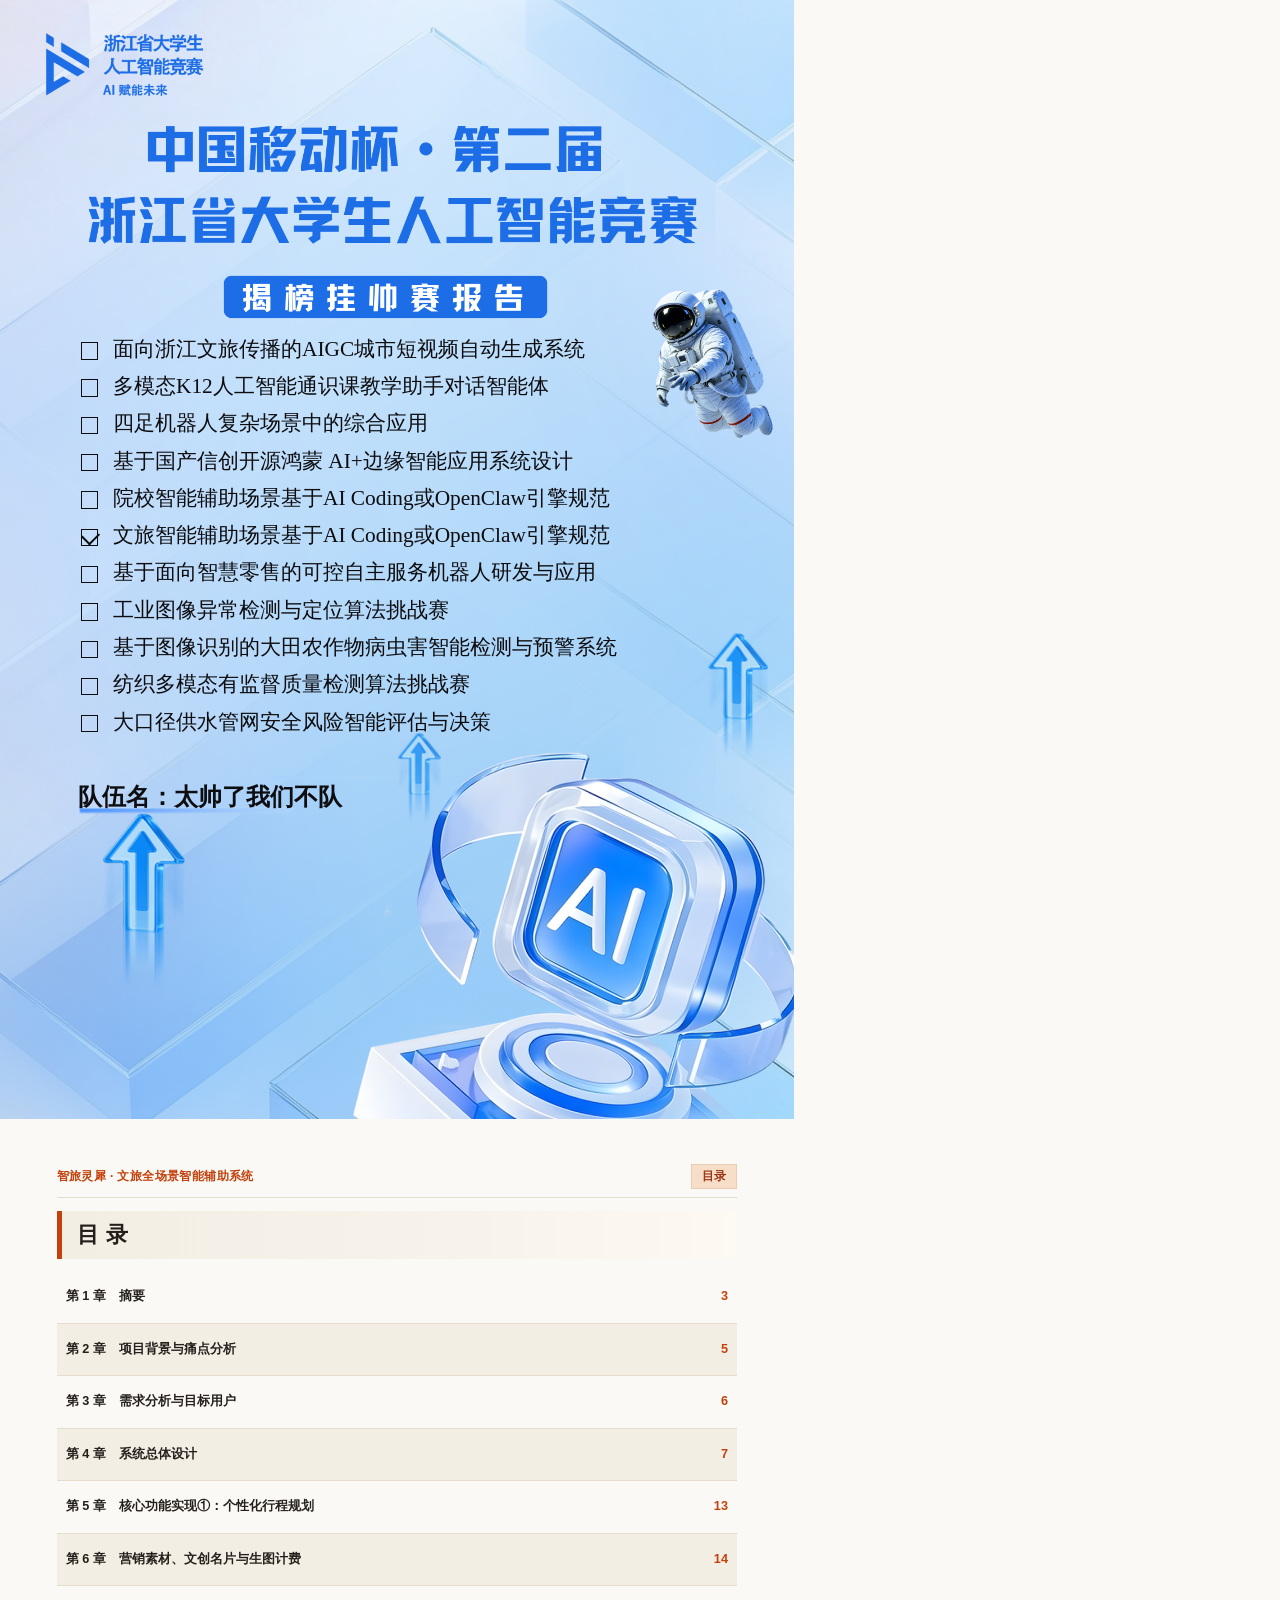
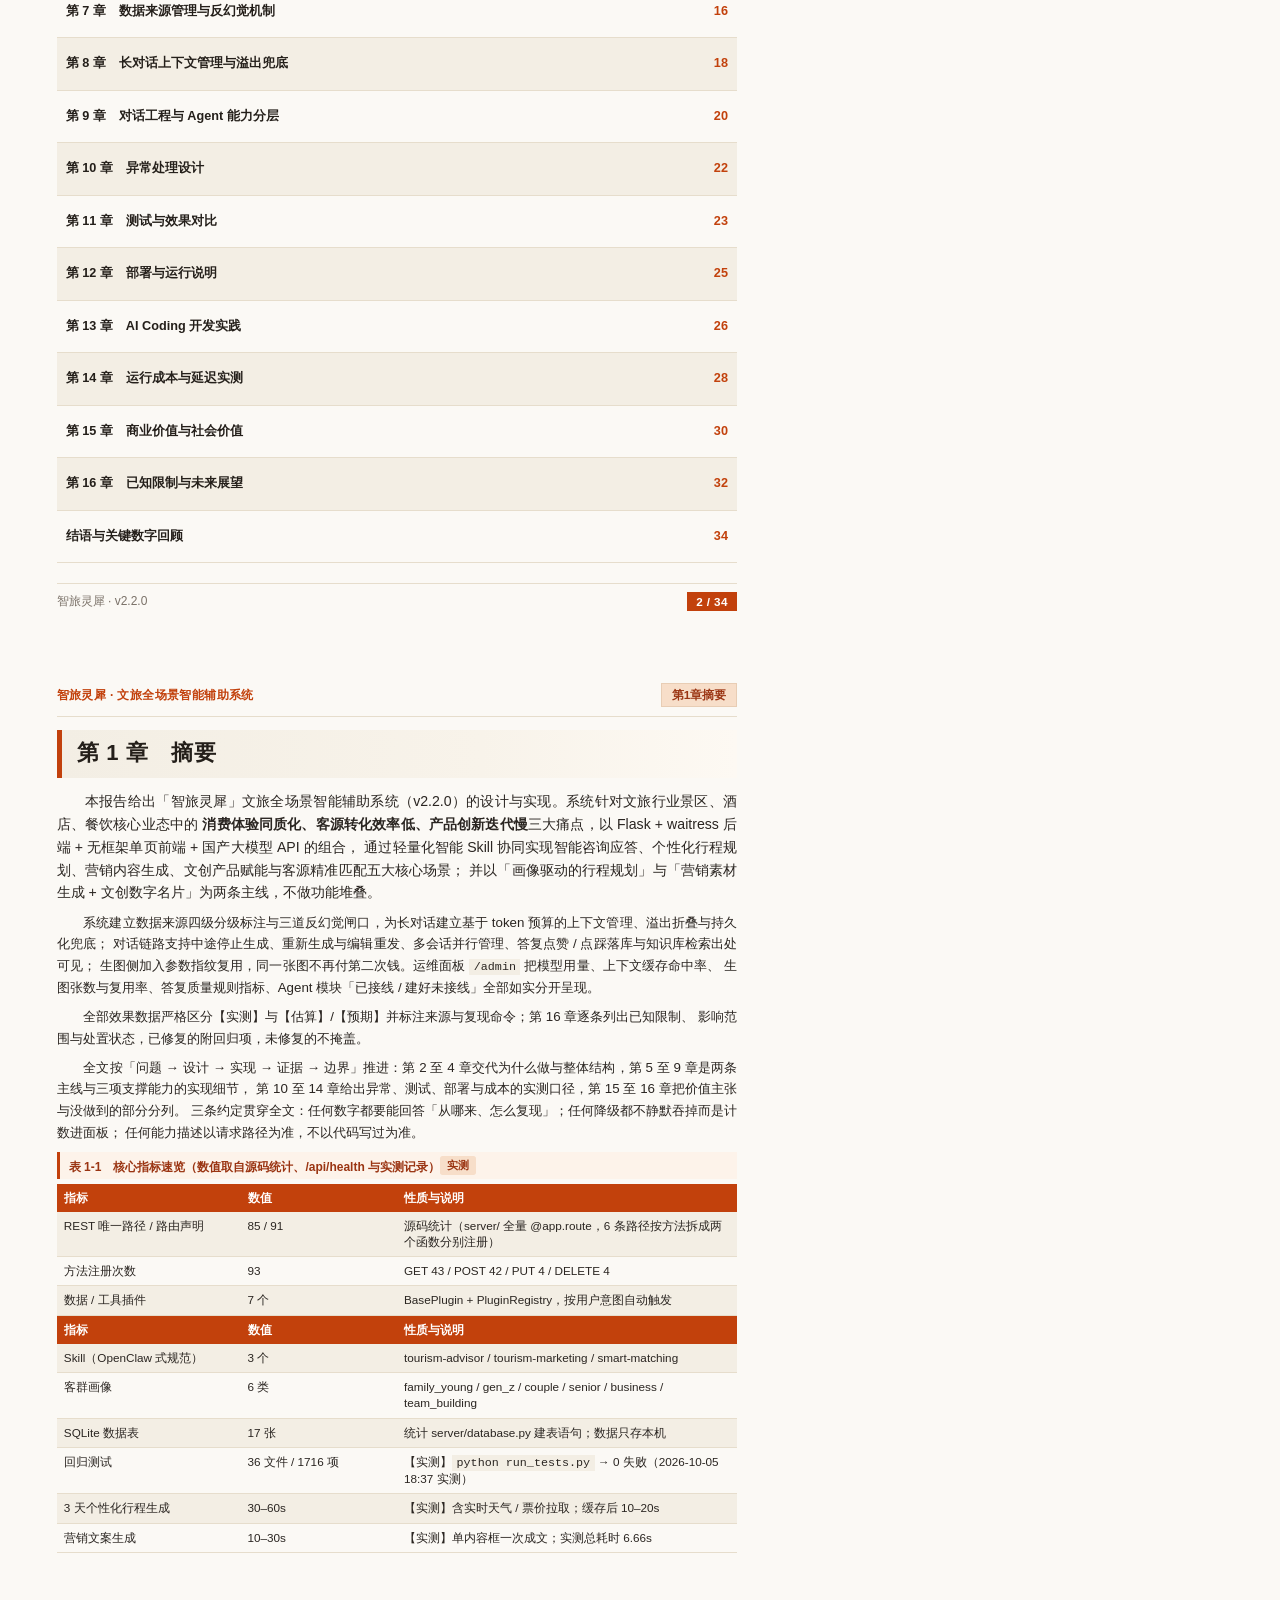
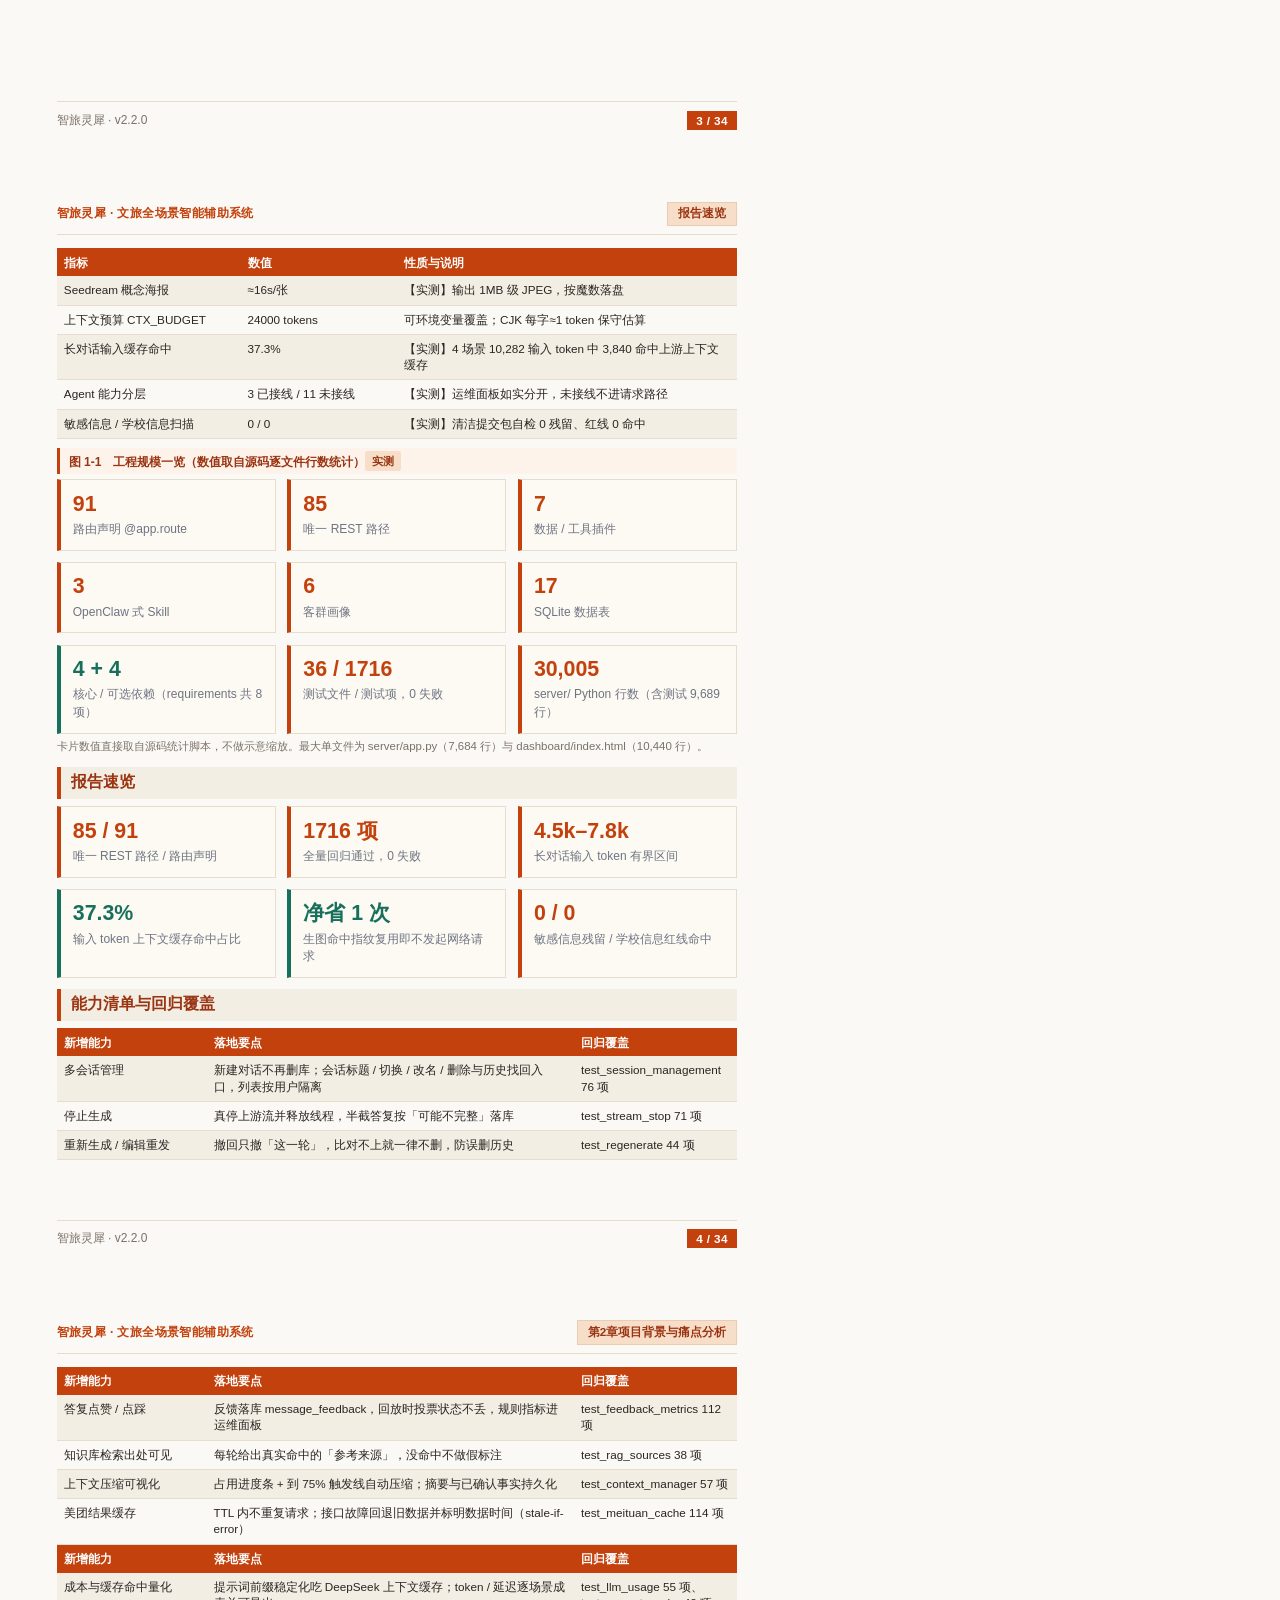
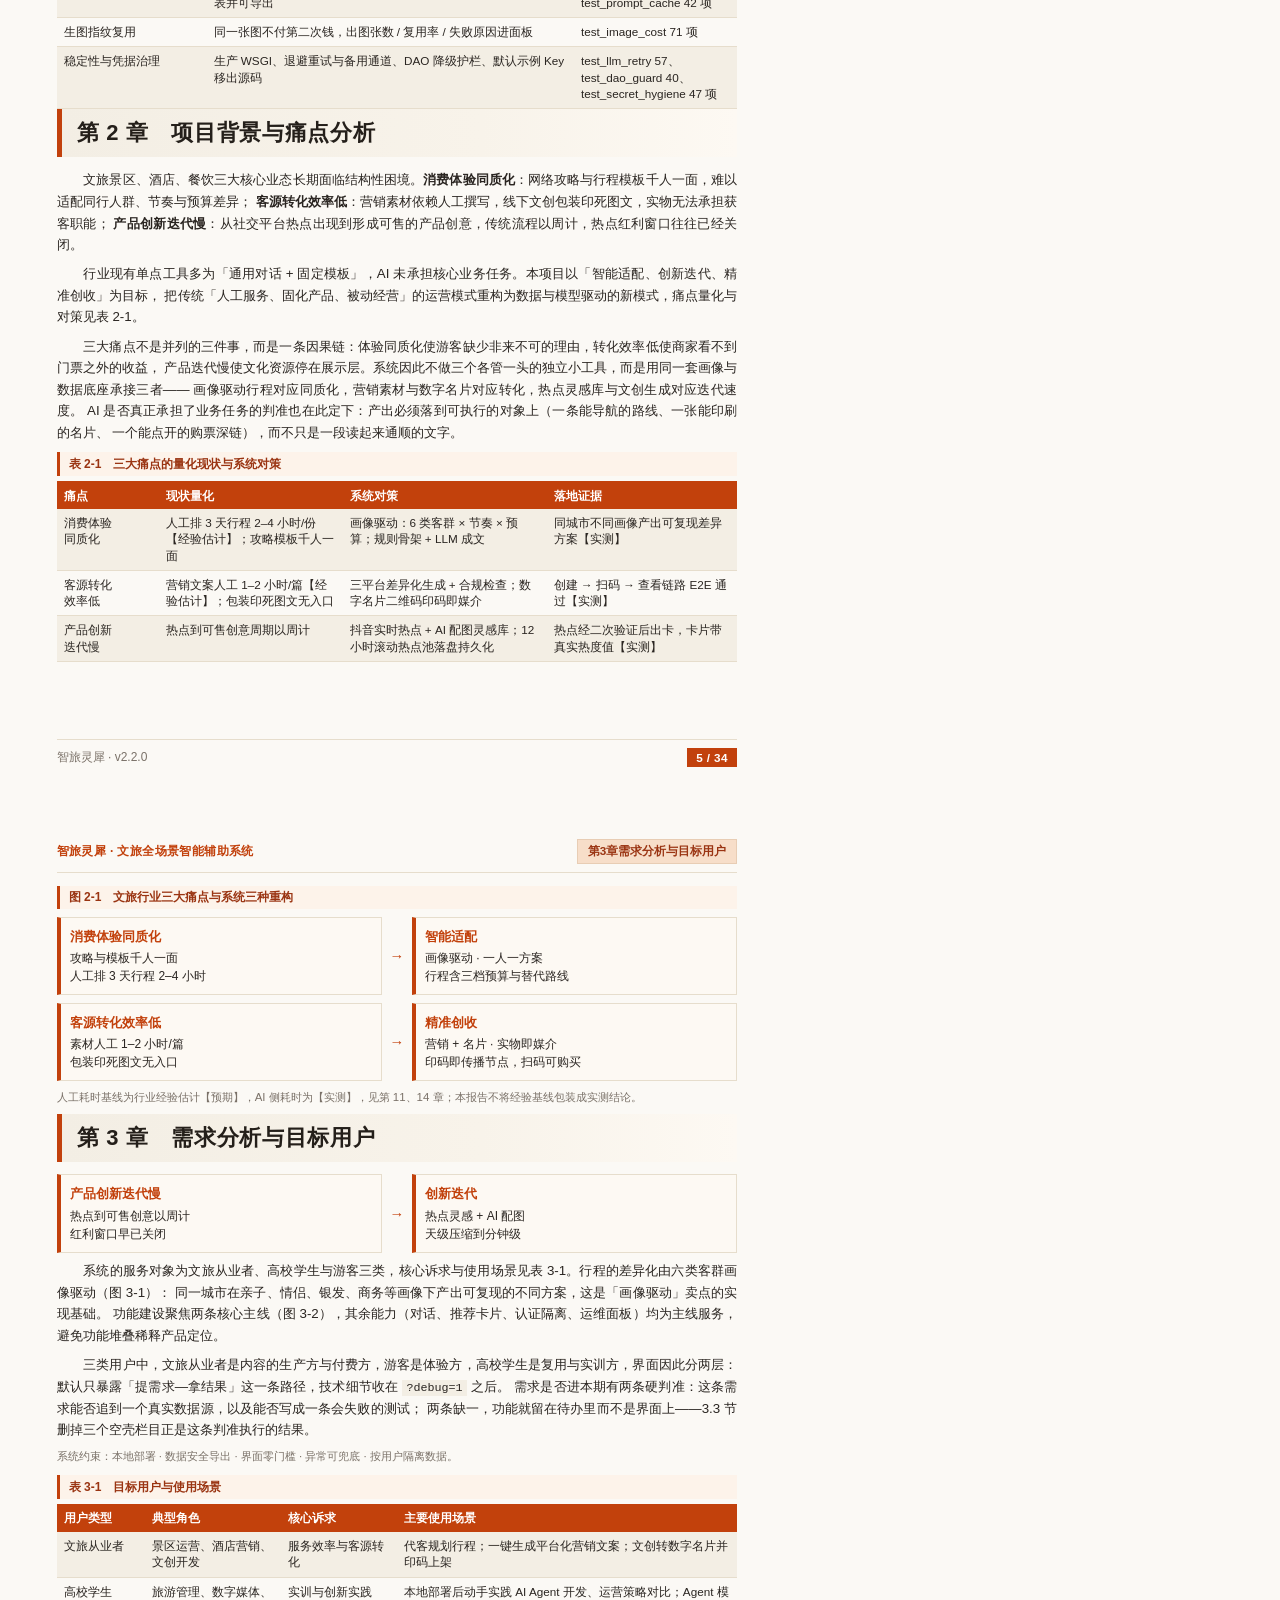
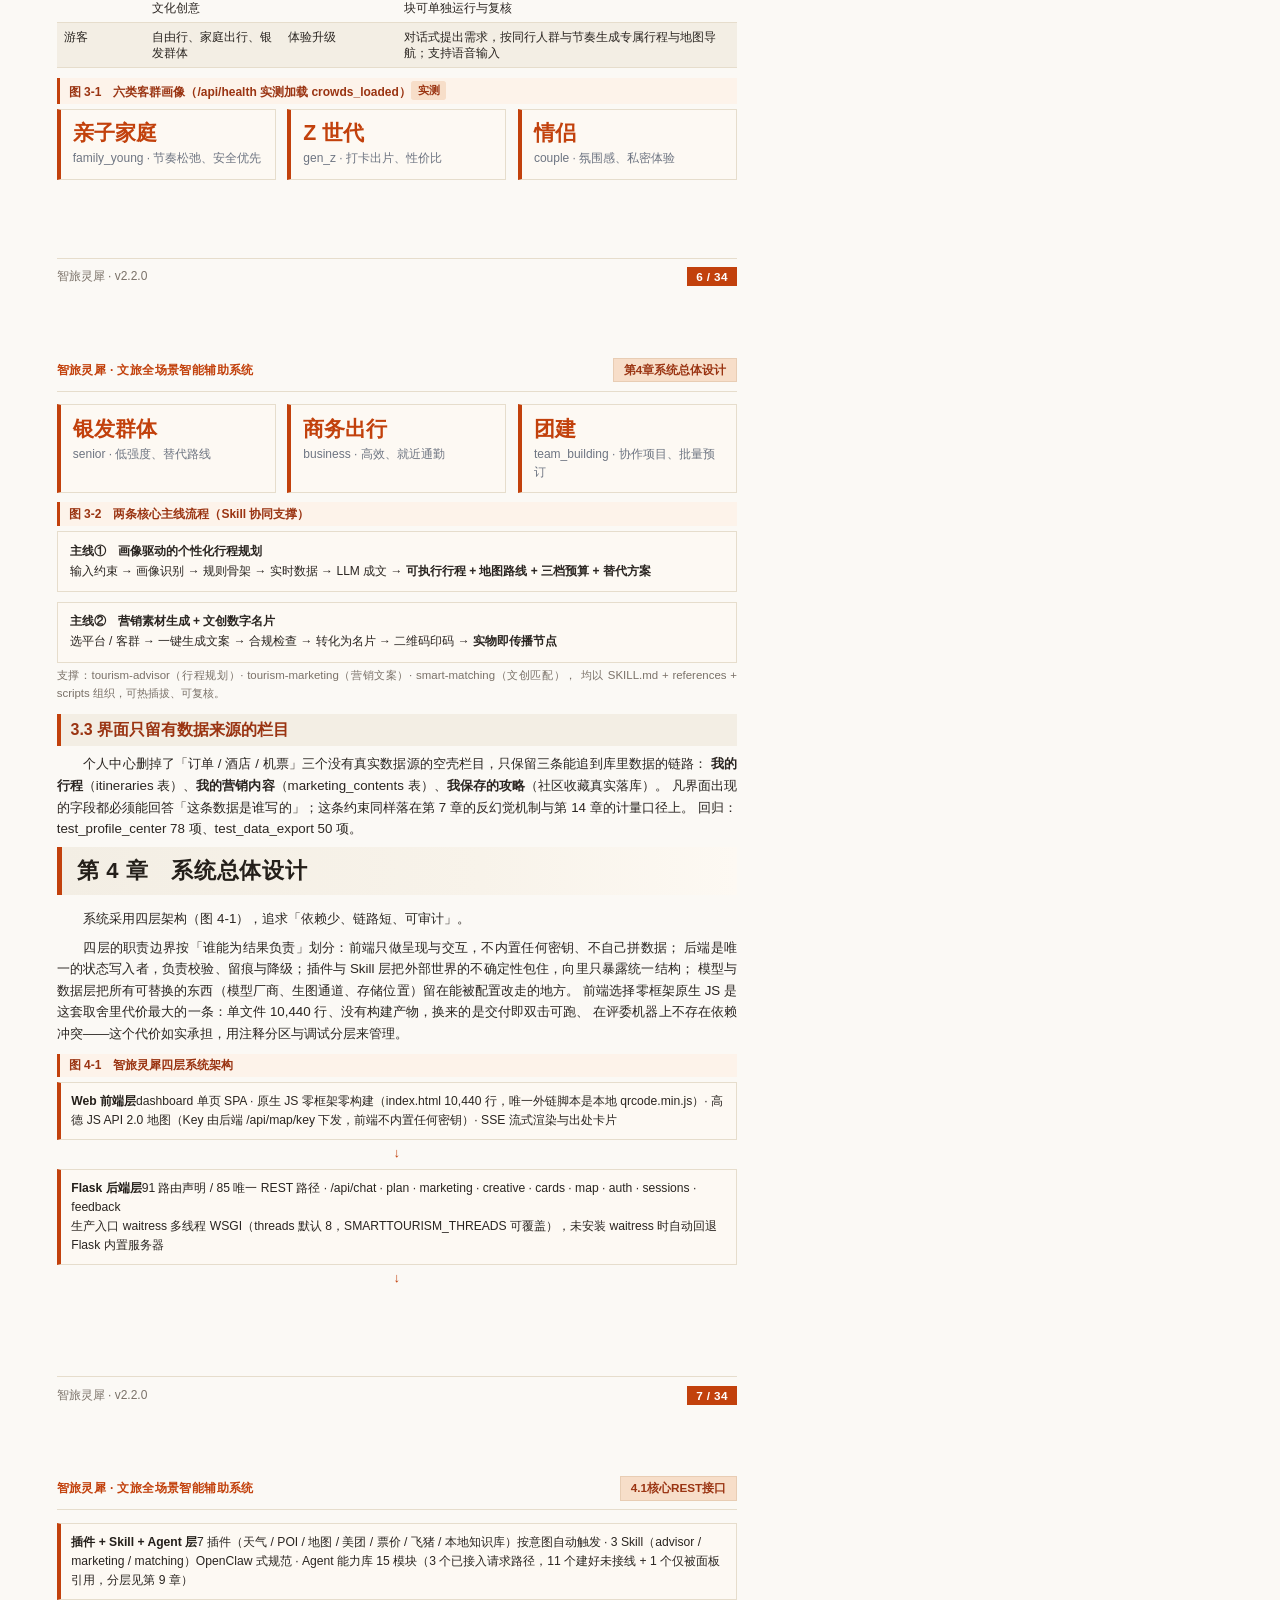
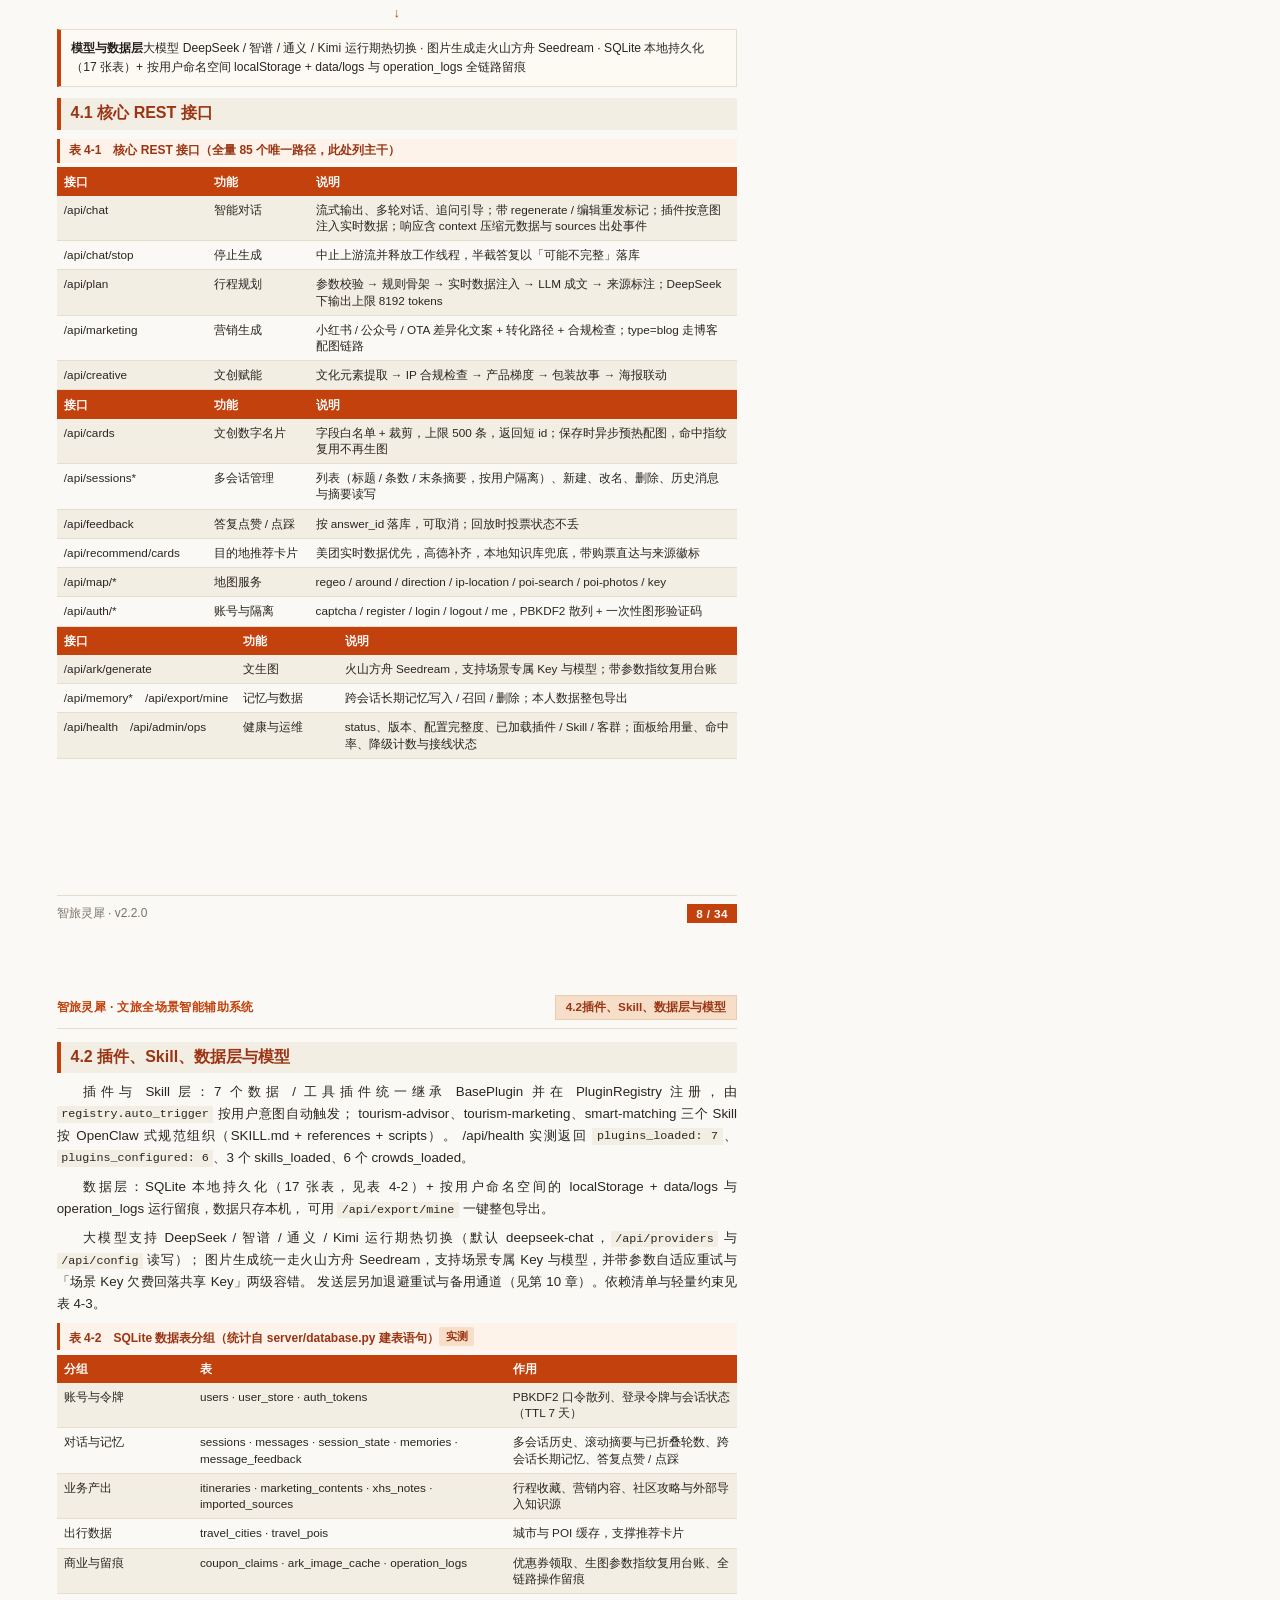
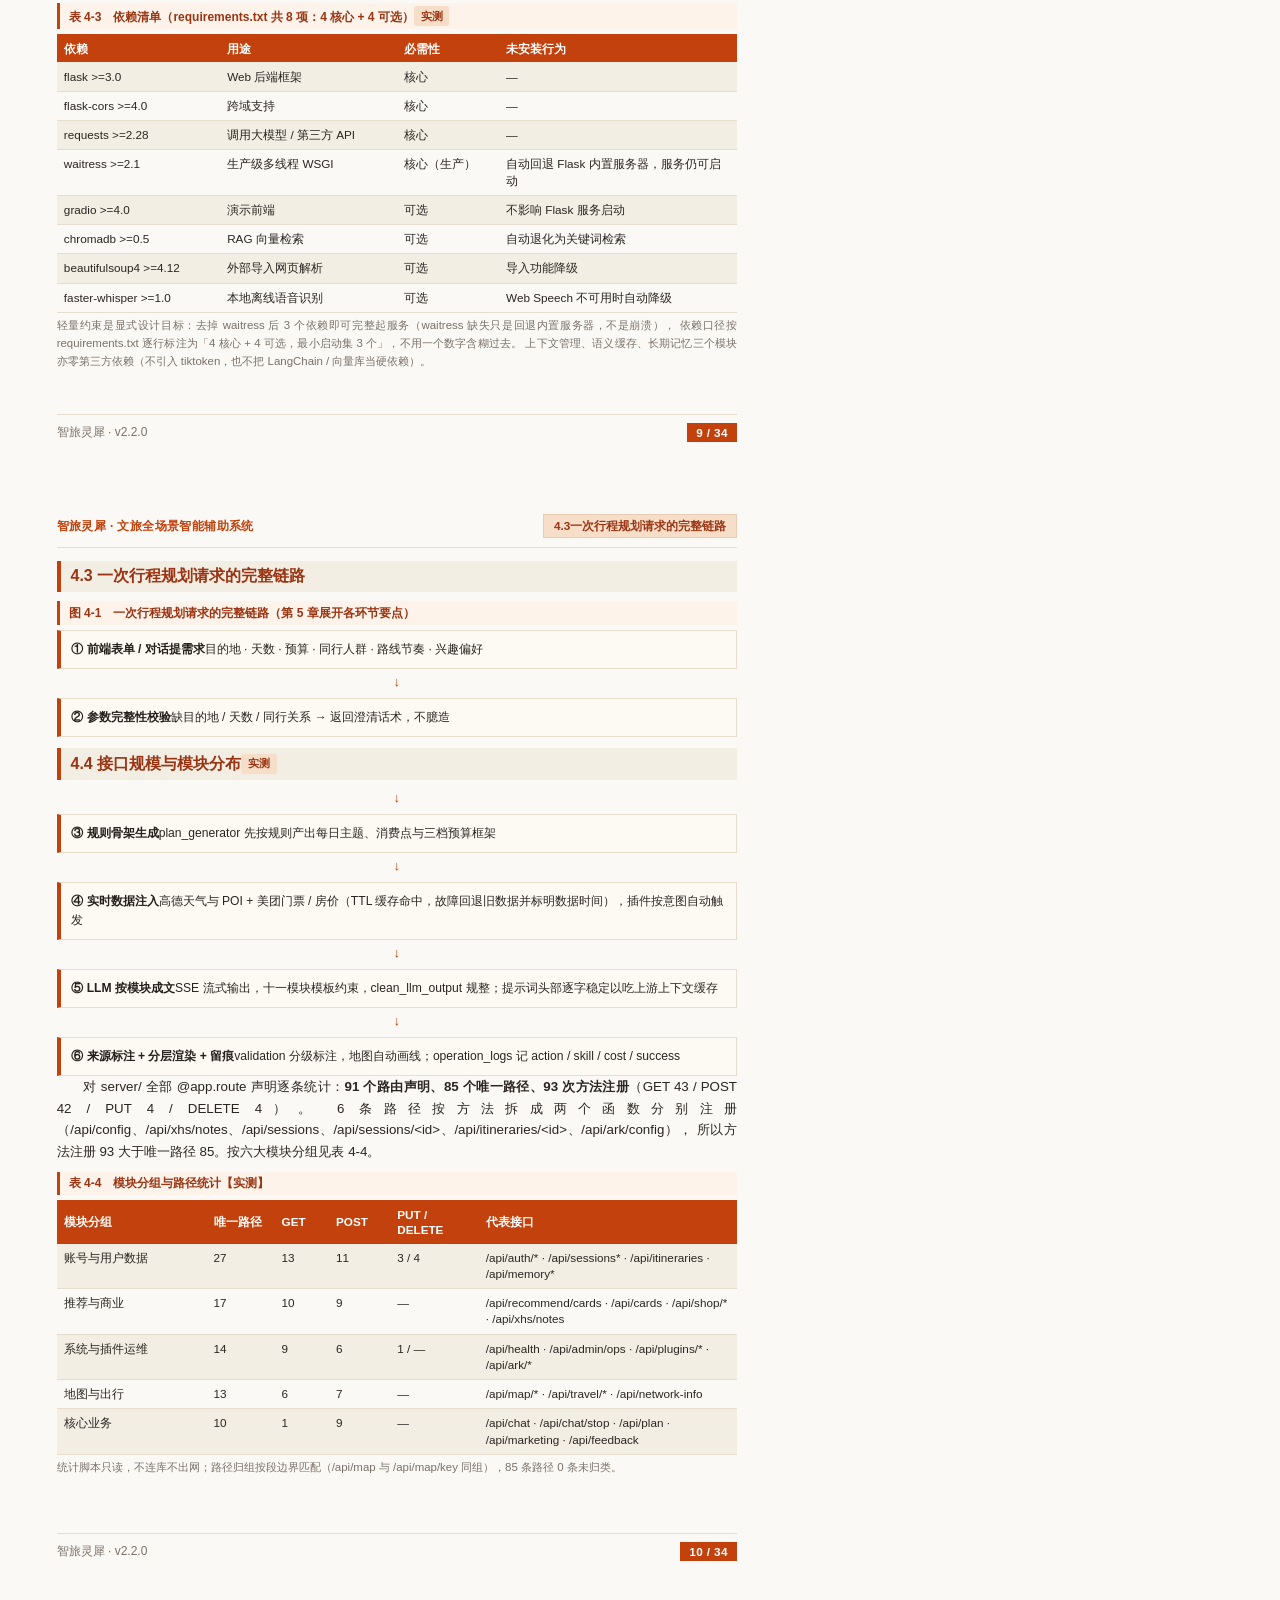
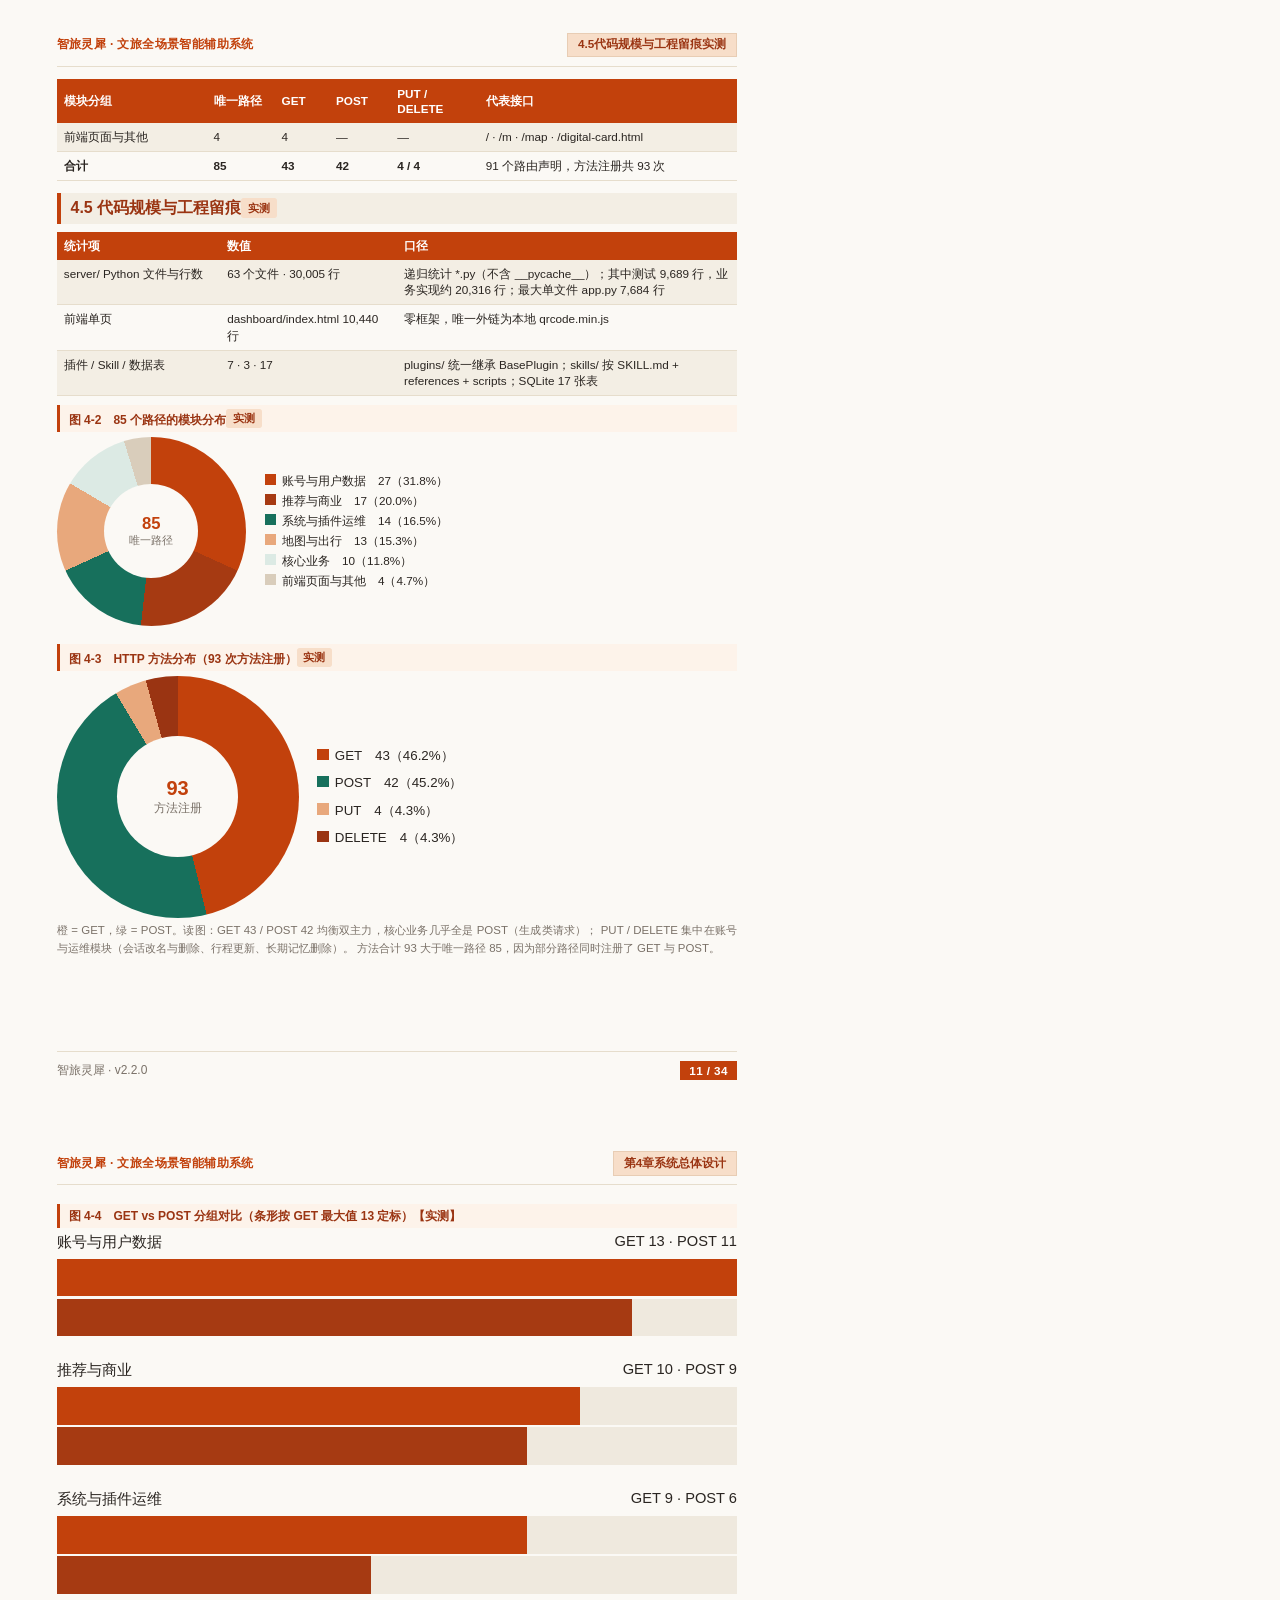
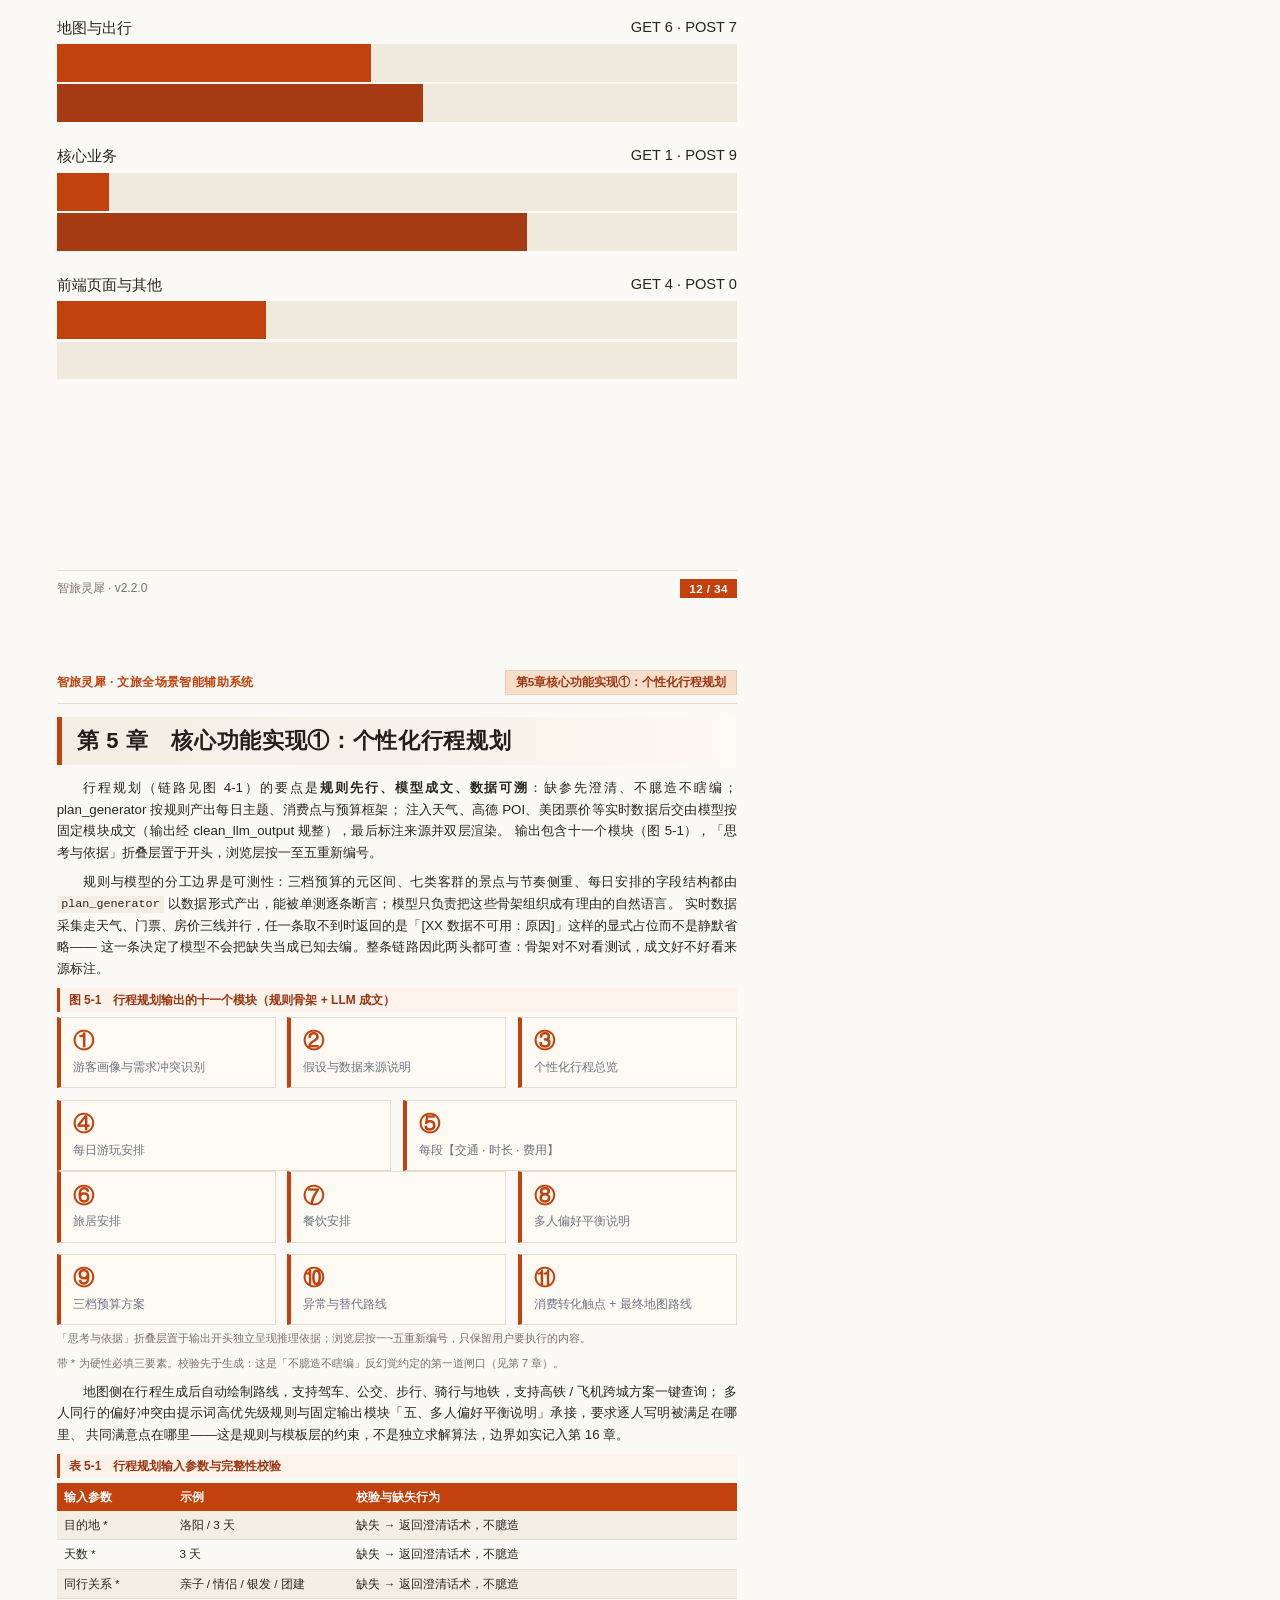
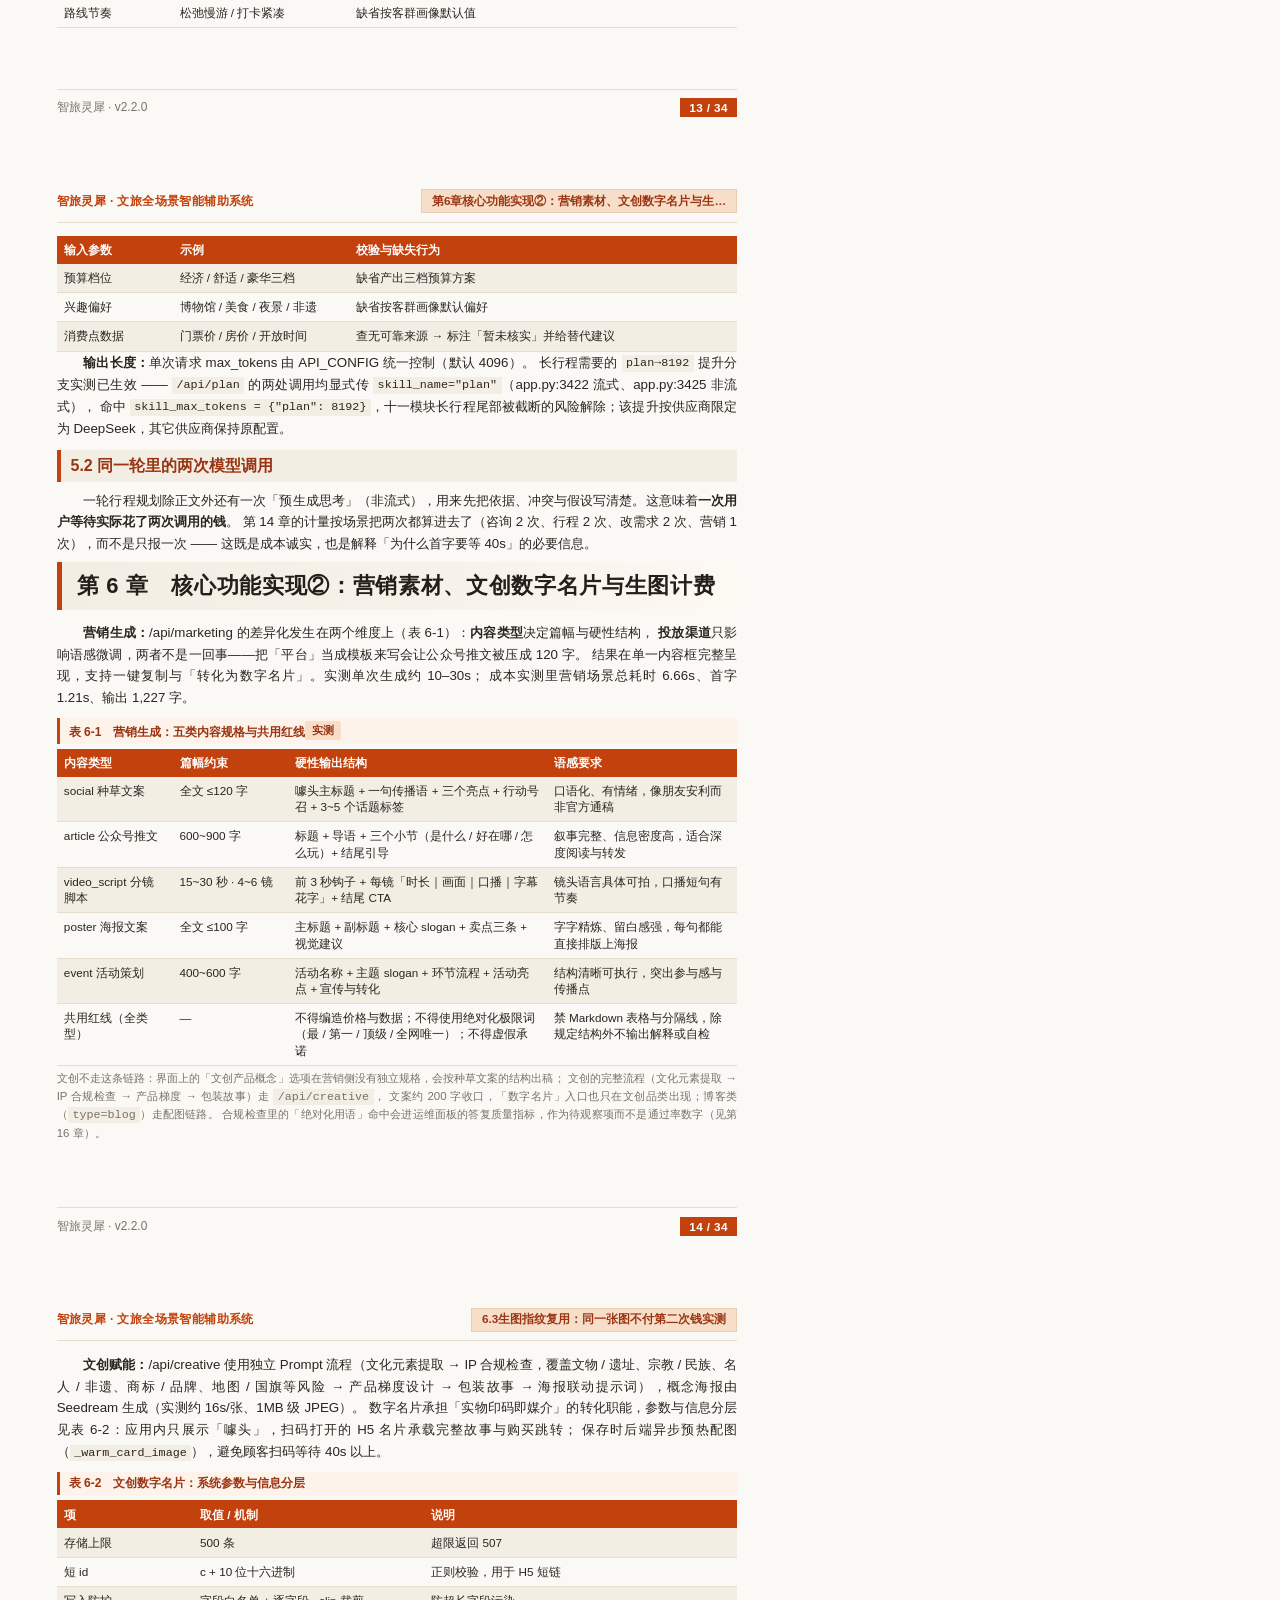
<file: docs/智旅灵犀_作品报告.html>
<!DOCTYPE html>
<html lang="zh-CN">
<head>
<meta charset="utf-8">
<title>智旅灵犀 · 文旅全场景智能辅助系统 — 作品报告</title>
<style>
  @page { size: A4; margin: 0; }
  * { box-sizing: border-box; margin: 0; padding: 0; }
  body { font-family: "Microsoft YaHei", "微软雅黑", "PingFang SC", sans-serif; color: #2a2521; background: #fbf9f5; }
  .page { position: relative; width: 210mm; height: 296mm; padding: 12mm 15mm 15mm; overflow: hidden;
          page-break-after: always; background: #fbf9f5; }
  .page:last-child { page-break-after: auto; }
  .hdr { display: flex; justify-content: space-between; align-items: center; font-size: 9pt; color: #7a7168;
         border-bottom: 0.6pt solid #e6ddcc; padding-bottom: 2.2mm; margin-bottom: 3.4mm; letter-spacing: .3pt; }
  .hdr .topic { font-size: 8.8pt; font-weight: 700; color: #9a3412; background: #f7dec9; white-space: nowrap;
                border: 0.6pt solid #e8cdb4; padding: 1mm 2.6mm; letter-spacing: 0; }
  .ftr { position: absolute; left: 15mm; right: 15mm; bottom: 7mm; display: flex; justify-content: space-between;
         align-items: center; font-size: 9pt; color: #7a7168; border-top: 0.6pt solid #e6ddcc; padding-top: 2.2mm; }
  .ftr .pg { color: #fff; background: #c2410c; font-weight: 700; font-size: 8.8pt; padding: 0.8mm 2.4mm; letter-spacing: .3pt; }
  .brand { color: #c2410c; font-weight: 700; }

  h1.ch { font-size: 16.5pt; color: #241f1a; background: linear-gradient(90deg, #f3eee4 0%, #f8f3ea 62%, #fdf9f3 100%);
          margin-bottom: 3.2mm; padding: 2.6mm 4mm; border-left: 4pt solid #c2410c; line-height: 1.3; letter-spacing: .5pt; }
  h2 { font-size: 12pt; color: #9a3412; background: #f3eee4; border-left: 3pt solid #c2410c;
       padding: 1.4mm 2.6mm; margin: 3mm 0 2mm; }
  p { font-size: 10pt; line-height: 1.62; text-align: justify; margin-bottom: 2mm; text-indent: 2em; }
  p.lead { font-size: 10.6pt; }
  p.note, p.cap { text-indent: 0; }
  .cap { font-size: 9pt; color: #9a3412; font-weight: 700; background: #fdf3ea;
         border-left: 2.5pt solid #c2410c; padding: 0.9mm 2.4mm; margin: 2.4mm 0 1.3mm; }
  .note { font-size: 8.6pt; color: #7a7168; line-height: 1.55; margin-top: 1.2mm; }
  .tag { display: inline-block; font-size: 8.2pt; font-weight: 700; padding: 0.6mm 1.8mm; border-radius: 2pt; vertical-align: 1pt; }
  .m1 { background: #f7dec9; color: #9a3412; }
  .m2 { background: #fdf3ea; color: #a63a12; }
  .m3 { background: #efe9de; color: #6e7582; }
  .m4 { background: #dceae4; color: #17705c; }

  table { width: 100%; border-collapse: collapse; font-size: 8.8pt; }
  th { background: #c2410c; color: #fff; font-weight: 600; padding: 1.7mm 1.9mm; text-align: left; line-height: 1.3; }
  td { border-bottom: 0.5pt solid #e6ddcc; padding: 1.6mm 1.9mm; vertical-align: top; line-height: 1.38; }
  tr:nth-child(even) td { background: #f3eee4; }
  table.k td:first-child { font-weight: 600; color: #9a3412; width: 26%; }
  table.toc td { padding: 4.5mm 2.4mm; font-size: 9.5pt; border-bottom: 0.5pt solid #e6ddcc; }
  table.toc td:nth-child(odd) { color: #241f1a; font-weight: 600; }
  table.toc td:nth-child(even) { text-align: right; color: #c2410c; font-weight: 700; width: 7%; }

  .grid { display: flex; flex-wrap: wrap; gap: 3mm; }
  .card { flex: 1 1 30%; background: #fdf9f3; border: 0.6pt solid #e6ddcc; border-left: 3pt solid #c2410c; padding: 3mm 3.2mm; }
  .card b { display: block; font-size: 16pt; color: #c2410c; line-height: 1.2; }
  .card span { font-size: 9pt; color: #6e7582; display: block; margin-top: 1mm; line-height: 1.45; }
  .card.g { border-left-color: #17705c; } .card.g b { color: #17705c; }

  .flow { display: flex; align-items: stretch; gap: 2mm; margin: 2mm 0; }
  .flow > div { flex: 1; background: #fdf9f3; border: 0.6pt solid #e6ddcc; border-left: 3pt solid #c2410c; padding: 2.4mm 2.4mm; font-size: 9pt; line-height: 1.5; }
  .flow > div b { display: block; color: #c2410c; font-size: 9.6pt; margin-bottom: 0.8mm; }
  .flow .ar { flex: 0 0 4mm; display: flex; align-items: center; justify-content: center; color: #c2410c; border: none; background: none; font-size: 11pt; padding: 0; }
  .stack > div { border: 0.6pt solid #e6ddcc; border-left: 3pt solid #c2410c; padding: 2.4mm 2.8mm; font-size: 9.1pt; line-height: 1.55; background: #fdf9f3; }
  .stack > div + div { margin-top: 1.6mm; }
  .stack .dn { text-align: center; color: #c2410c; font-size: 9.8pt; border: none; background: none; margin: 0.8mm 0; padding: 0; }
  .stack b { color: #241f1a; }

  .donut { width: 50mm; height: 50mm; border-radius: 50%; position: relative; flex: 0 0 auto; }
  .donut::after { content: ""; position: absolute; inset: 25%; background: #fbf9f5; border-radius: 50%; }
  .donut em { position: absolute; inset: 0; display: flex; flex-direction: column; align-items: center; justify-content: center;
              font-style: normal; z-index: 2; font-size: 12.5pt; color: #c2410c; font-weight: 700; }
  .donut em small { font-size: 8pt; color: #7a7168; font-weight: 400; }
  .chart { display: flex; gap: 5mm; align-items: center; }
  .leg { font-size: 8.8pt; line-height: 1.7; }
  .leg i { display: inline-block; width: 3mm; height: 3mm; margin-right: 1.6mm; }
  .bars { flex: 1; }
  .bar { margin-bottom: 2mm; }
  .bar .lbl { font-size: 9pt; display: flex; justify-content: space-between; margin-bottom: 0.7mm; }
  .bar .trk { height: 4mm; background: #efe9de; }
  .bar .fil { height: 100%; background: #c2410c; }
  .bar .fil.g2 { background: #e8a87c; } .bar .fil.gold { background: #a63a12; }
  .donut.big { width: 64mm; height: 64mm; }
  .donut.big em { font-size: 15pt; } .donut.big em small { font-size: 9pt; }
  .leg.big { font-size: 10pt; line-height: 2.05; }
  .bars.big .bar { margin-bottom: 3.3mm; }
  .bars.big .bar .lbl { font-size: 10pt; margin-bottom: 1.2mm; }
  .bars.big .bar .trk { height: 5.5mm; }
  table.roomy td, table.roomy th { padding: 3.6mm 1.6mm; }
  table.xl td, table.xl th { padding: 4.6mm 2mm; font-size: 9.4pt; line-height: 1.45; }
  ul.tight.roomy li { margin-bottom: 2.8mm; }
  ul.tight.xl { font-size: 10.2pt; line-height: 1.95; }
  ul.tight.xl li { margin-bottom: 4.2mm; }
  ul.gates { list-style: none; margin: 0 0 3mm 0; padding: 0; }
  ul.gates li { border: 0.6pt solid #e6ddcc; border-left: 3pt solid #c2410c; background: #fdf9f3;
                padding: 3mm 3.4mm; margin-bottom: 2.8mm; font-size: 10pt; line-height: 1.75; text-align: justify; }
  ul.gates li b { color: #9a3412; }
  p.wide { line-height: 1.9; margin-bottom: 3.4mm; }
  .bars.xl .bar { margin-bottom: 6.6mm; }
  .bars.xl .bar .lbl { font-size: 11pt; margin-bottom: 1.8mm; }
  .bars.xl .bar .trk { height: 10mm; }
  .panel.dark.tall { font-size: 9.4pt; line-height: 2.0; padding: 4.6mm 5mm; }
  .panel { background: #fdf9f3; border: 0.6pt solid #e6ddcc; padding: 2.6mm 3.2mm; font-size: 9pt; line-height: 1.65; }
  .panel.warn { background: #fdf3ea; border-color: #e8cdb4; }
  .panel.dark { background: #2b2622; color: #ede7dc; border: none; font-family: Consolas, "Courier New", monospace; font-size: 8.6pt; }
  .panel.dark .t { color: #e8a87c; }
  ul.tight { margin: 0 0 2mm 5mm; font-size: 9.6pt; line-height: 1.65; }
  ul.tight li { margin-bottom: 1.2mm; text-align: justify; }
  .mono { font-family: Consolas, "Courier New", monospace; font-size: 8.8pt; background: #f3eee4; padding: 0.3mm 1.2mm; }
  svg { display: block; }

  .cover { background: linear-gradient(135deg, #fdf9f3 0%, #f7ecdd 52%, #efe0cb 100%); color: #241f1a; padding: 0; }
  .cover .in { padding: 26mm 20mm 18mm; position: relative; height: 100%; }
  .cover .logo { width: 17mm; height: 17mm; border: none; background: #c2410c; color: #fff; border-radius: 50%;
                 display: flex; align-items: center; justify-content: center; font-size: 20pt; font-weight: 700; }
  .cover h1 { font-size: 30pt; letter-spacing: 2pt; margin-top: 22mm; line-height: 1.25; color: #9a3412; }
  .cover h4 { font-size: 14pt; font-weight: 400; color: #7a7168; margin-top: 5mm; letter-spacing: 1pt; }
  .cover .sub { margin-top: 12mm; font-size: 10.5pt; color: #2a2521; line-height: 1.9; }
  .cover .row { display: flex; gap: 4mm; margin-top: 16mm; }
  .cover .chip { flex: 1; background: #ffffff; border: 0.6pt solid #e6ddcc; padding: 4mm; }
  .cover .chip b { display: block; font-size: 18pt; color: #c2410c; }
  .cover .chip span { font-size: 8.5pt; color: #7a7168; }
  .cover .foot { position: absolute; left: 20mm; right: 20mm; bottom: 16mm; font-size: 9pt; color: #7a7168;
                 border-top: 0.6pt solid #d9cdbb; padding-top: 4mm; }

  /* 封面：揭榜挂帅赛报告模板，坐标按模板 PDF 的文本框逐行实测换算 */
  .tcov { padding: 0; background: #dfe6f7 url("report_cover_bg.png") no-repeat center / 100% 100%;
          font-family: "仿宋_GB2312", "FangSong", "华文仿宋", STFangsong, serif; }
  .tcov { padding: 0; background: #dfe6f7 url("report_cover_bg.png") no-repeat center / 100% 100%;
          font-family: "仿宋_GB2312", "FangSong", "华文仿宋", STFangsong, serif; }
  .tcov .t-list { position: absolute; left: 21.3mm; top: 87.5mm; }
  .tcov .t-it { height: 9.87mm; line-height: 9.87mm; white-space: nowrap; font-size: 16pt; color: #0d0d10; }
  .tcov .t-box { display: inline-block; width: 4.6mm; height: 4.6mm; border: 0.34mm solid #0d0d10;
                 vertical-align: middle; margin-right: 4.0mm; position: relative; }
  .tcov .t-box.on::after { content: ""; position: absolute; left: 0.35mm; top: 0.15mm; width: 3.4mm; height: 2.6mm;
                           border-left: 0.55mm solid #0d0d10; border-bottom: 0.55mm solid #0d0d10;
                           transform: rotate(-45deg); }
  .tcov .t-team { position: absolute; left: 20.6mm; top: 206.1mm; height: 9.88mm; line-height: 9.88mm;
                  font-size: 18pt; font-weight: 700; color: #0d0d10; white-space: nowrap; }
</style>
</head>
<body>

<!-- P1 封面 -->
<section class="page tcov">
  <div class="t-list">
    <div class="t-it"><i class="t-box"></i><span>面向浙江文旅传播的AIGC城市短视频自动生成系统</span></div>
    <div class="t-it"><i class="t-box"></i><span>多模态K12人工智能通识课教学助手对话智能体</span></div>
    <div class="t-it"><i class="t-box"></i><span>四足机器人复杂场景中的综合应用</span></div>
    <div class="t-it"><i class="t-box"></i><span>基于国产信创开源鸿蒙 AI+边缘智能应用系统设计</span></div>
    <div class="t-it"><i class="t-box"></i><span>院校智能辅助场景基于AI Coding或OpenClaw引擎规范</span></div>
    <div class="t-it"><i class="t-box on"></i><span>文旅智能辅助场景基于AI Coding或OpenClaw引擎规范</span></div>
    <div class="t-it"><i class="t-box"></i><span>基于面向智慧零售的可控自主服务机器人研发与应用</span></div>
    <div class="t-it"><i class="t-box"></i><span>工业图像异常检测与定位算法挑战赛</span></div>
    <div class="t-it"><i class="t-box"></i><span>基于图像识别的大田农作物病虫害智能检测与预警系统</span></div>
    <div class="t-it"><i class="t-box"></i><span>纺织多模态有监督质量检测算法挑战赛</span></div>
    <div class="t-it"><i class="t-box"></i><span>大口径供水管网安全风险智能评估与决策</span></div>
  </div>
  <div class="t-team">队伍名：<span>太帅了我们不队</span></div>
</section>

<!-- P2 -->
<section class="page">
  <div class="hdr"><span class="brand">智旅灵犀 ∙ 文旅全场景智能辅助系统</span><span class="topic">目录</span></div>
  <h1 class="ch">目 录</h1>
  <table class="toc">
    <tr><td>第 1 章　摘要</td><td>3</td></tr>
    <tr><td>第 2 章　项目背景与痛点分析</td><td>5</td></tr>
    <tr><td>第 3 章　需求分析与目标用户</td><td>6</td></tr>
    <tr><td>第 4 章　系统总体设计</td><td>7</td></tr>
    <tr><td>第 5 章　核心功能实现①：个性化行程规划</td><td>13</td></tr>
    <tr><td>第 6 章　营销素材、文创名片与生图计费</td><td>14</td></tr>
    <tr><td>第 7 章　数据来源管理与反幻觉机制</td><td>16</td></tr>
    <tr><td>第 8 章　长对话上下文管理与溢出兜底</td><td>18</td></tr>
    <tr><td>第 9 章　对话工程与 Agent 能力分层</td><td>20</td></tr>
    <tr><td>第 10 章　异常处理设计</td><td>22</td></tr>
    <tr><td>第 11 章　测试与效果对比</td><td>23</td></tr>
    <tr><td>第 12 章　部署与运行说明</td><td>25</td></tr>
    <tr><td>第 13 章　AI Coding 开发实践</td><td>26</td></tr>
    <tr><td>第 14 章　运行成本与延迟实测</td><td>28</td></tr>
    <tr><td>第 15 章　商业价值与社会价值</td><td>30</td></tr>
    <tr><td>第 16 章　已知限制与未来展望</td><td>32</td></tr>
    <tr><td>结语与关键数字回顾</td><td>34</td></tr>
  </table>
  <div class="ftr"><span>智旅灵犀 ∙ v2.2.0</span><span class="pg"></span></div>
</section>

<!-- P3 -->
<section class="page">
  <div class="hdr"><span class="brand">智旅灵犀 ∙ 文旅全场景智能辅助系统</span><span class="topic">第1章摘要</span></div>
  <h1 class="ch">第 1 章　摘要</h1>
  <p class="lead">本报告给出「智旅灵犀」文旅全场景智能辅助系统（v2.2.0）的设计与实现。系统针对文旅行业景区、酒店、餐饮核心业态中的
    <b>消费体验同质化、客源转化效率低、产品创新迭代慢</b>三大痛点，以 Flask + waitress 后端 + 无框架单页前端 + 国产大模型 API 的组合，
    通过轻量化智能 Skill 协同实现智能咨询应答、个性化行程规划、营销内容生成、文创产品赋能与客源精准匹配五大核心场景；
    并以「画像驱动的行程规划」与「营销素材生成 + 文创数字名片」为两条主线，不做功能堆叠。</p>
  <p>系统建立数据来源四级分级标注与三道反幻觉闸口，为长对话建立基于 token 预算的上下文管理、溢出折叠与持久化兜底；
    对话链路支持中途停止生成、重新生成与编辑重发、多会话并行管理、答复点赞 / 点踩落库与知识库检索出处可见；
    生图侧加入参数指纹复用，同一张图不再付第二次钱。运维面板 <span class="mono">/admin</span> 把模型用量、上下文缓存命中率、
    生图张数与复用率、答复质量规则指标、Agent 模块「已接线 / 建好未接线」全部如实分开呈现。</p>
  <p>全部效果数据严格区分【实测】与【估算】/【预期】并标注来源与复现命令；第 16 章逐条列出已知限制、
    影响范围与处置状态，已修复的附回归项，未修复的不掩盖。</p>
  <p>全文按「问题 → 设计 → 实现 → 证据 → 边界」推进：第 2 至 4 章交代为什么做与整体结构，第 5 至 9 章是两条主线与三项支撑能力的实现细节，
    第 10 至 14 章给出异常、测试、部署与成本的实测口径，第 15 至 16 章把价值主张与没做到的部分分列。
    三条约定贯穿全文：任何数字都要能回答「从哪来、怎么复现」；任何降级都不静默吞掉而是计数进面板；
    任何能力描述以请求路径为准，不以代码写过为准。</p>
  <div class="cap">表 1-1　核心指标速览（数值取自源码统计、/api/health 与实测记录）<span class="tag m1">实测</span></div>
  <table>
    <tr><th style="width:27%">指标</th><th style="width:23%">数值</th><th>性质与说明</th></tr><tr><td>REST 唯一路径 / 路由声明</td><td>85 / 91</td><td>源码统计（server/ 全量 @app.route，6 条路径按方法拆成两个函数分别注册）</td></tr><tr><td>方法注册次数</td><td>93</td><td>GET 43 / POST 42 / PUT 4 / DELETE 4</td></tr><tr><td>数据 / 工具插件</td><td>7 个</td><td>BasePlugin + PluginRegistry，按用户意图自动触发</td></tr></table>
  <table>
    <tr><th style="width:27%">指标</th><th style="width:23%">数值</th><th>性质与说明</th></tr><tr><td>Skill（OpenClaw 式规范）</td><td>3 个</td><td>tourism-advisor / tourism-marketing / smart-matching</td></tr><tr><td>客群画像</td><td>6 类</td><td>family_young / gen_z / couple / senior / business / team_building</td></tr><tr><td>SQLite 数据表</td><td>17 张</td><td>统计 server/database.py 建表语句；数据只存本机</td></tr><tr><td>回归测试</td><td>36 文件 / 1716 项</td><td>【实测】<span class="mono">python run_tests.py</span> → 0 失败（2026-10-05 18:37 实测）</td></tr><tr><td>3 天个性化行程生成</td><td>30–60s</td><td>【实测】含实时天气 / 票价拉取；缓存后 10–20s</td></tr><tr><td>营销文案生成</td><td>10–30s</td><td>【实测】单内容框一次成文；实测总耗时 6.66s</td></tr></table>
  <div class="ftr"><span>智旅灵犀 ∙ v2.2.0</span><span class="pg"></span></div>
</section>

<!-- P4 -->
<section class="page">
  <div class="hdr"><span class="brand">智旅灵犀 ∙ 文旅全场景智能辅助系统</span><span class="topic">报告速览</span></div>
  <table>
    <tr><th style="width:27%">指标</th><th style="width:23%">数值</th><th>性质与说明</th></tr><tr><td>Seedream 概念海报</td><td>≈16s/张</td><td>【实测】输出 1MB 级 JPEG，按魔数落盘</td></tr><tr><td>上下文预算 CTX_BUDGET</td><td>24000 tokens</td><td>可环境变量覆盖；CJK 每字≈1 token 保守估算</td></tr><tr><td>长对话输入缓存命中</td><td>37.3%</td><td>【实测】4 场景 10,282 输入 token 中 3,840 命中上游上下文缓存</td></tr><tr><td>Agent 能力分层</td><td>3 已接线 / 11 未接线</td><td>【实测】运维面板如实分开，未接线不进请求路径</td></tr><tr><td>敏感信息 / 学校信息扫描</td><td>0 / 0</td><td>【实测】清洁提交包自检 0 残留、红线 0 命中</td></tr></table>
  <div class="cap">图 1-1　工程规模一览（数值取自源码逐文件行数统计）<span class="tag m1">实测</span></div>
  <div class="grid nosplit"><div class="card"><b>91</b><span>路由声明 @app.route</span></div><div class="card"><b>85</b><span>唯一 REST 路径</span></div><div class="card"><b>7</b><span>数据 / 工具插件</span></div><div class="card"><b>3</b><span>OpenClaw 式 Skill</span></div><div class="card"><b>6</b><span>客群画像</span></div><div class="card"><b>17</b><span>SQLite 数据表</span></div><div class="card g"><b>4 + 4</b><span>核心 / 可选依赖（requirements 共 8 项）</span></div><div class="card"><b>36 / 1716</b><span>测试文件 / 测试项，0 失败</span></div><div class="card"><b>30,005</b><span>server/ Python 行数（含测试 9,689 行）</span></div></div>
  <p class="note">卡片数值直接取自源码统计脚本，不做示意缩放。最大单文件为 server/app.py（7,684 行）与 dashboard/index.html（10,440 行）。</p>
  <h2>报告速览</h2>
  <div class="grid"><div class="card"><b>85 / 91</b><span>唯一 REST 路径 / 路由声明</span></div><div class="card"><b>1716 项</b><span>全量回归通过，0 失败</span></div><div class="card"><b>4.5k–7.8k</b><span>长对话输入 token 有界区间</span></div><div class="card g"><b>37.3%</b><span>输入 token 上下文缓存命中占比</span></div><div class="card g"><b>净省 1 次</b><span>生图命中指纹复用即不发起网络请求</span></div><div class="card"><b>0 / 0</b><span>敏感信息残留 / 学校信息红线命中</span></div></div>
  <h2>能力清单与回归覆盖</h2>
  <table>
    <tr><th style="width:22%">新增能力</th><th>落地要点</th><th style="width:24%">回归覆盖</th></tr><tr><td>多会话管理</td><td>新建对话不再删库；会话标题 / 切换 / 改名 / 删除与历史找回入口，列表按用户隔离</td><td>test_session_management 76 项</td></tr><tr><td>停止生成</td><td>真停上游流并释放线程，半截答复按「可能不完整」落库</td><td>test_stream_stop 71 项</td></tr><tr><td>重新生成 / 编辑重发</td><td>撤回只撤「这一轮」，比对不上就一律不删，防误删历史</td><td>test_regenerate 44 项</td></tr></table>
  <div class="ftr"><span>智旅灵犀 ∙ v2.2.0</span><span class="pg"></span></div>
</section>

<!-- P5 -->
<section class="page">
  <div class="hdr"><span class="brand">智旅灵犀 ∙ 文旅全场景智能辅助系统</span><span class="topic">第2章项目背景与痛点分析</span></div>
  <table>
    <tr><th style="width:22%">新增能力</th><th>落地要点</th><th style="width:24%">回归覆盖</th></tr><tr><td>答复点赞 / 点踩</td><td>反馈落库 message_feedback，回放时投票状态不丢，规则指标进运维面板</td><td>test_feedback_metrics 112 项</td></tr><tr><td>知识库检索出处可见</td><td>每轮给出真实命中的「参考来源」，没命中不做假标注</td><td>test_rag_sources 38 项</td></tr><tr><td>上下文压缩可视化</td><td>占用进度条 + 到 75% 触发线自动压缩；摘要与已确认事实持久化</td><td>test_context_manager 57 项</td></tr><tr><td>美团结果缓存</td><td>TTL 内不重复请求；接口故障回退旧数据并标明数据时间（stale-if-error）</td><td>test_meituan_cache 114 项</td></tr></table>
  <table>
    <tr><th style="width:22%">新增能力</th><th>落地要点</th><th style="width:24%">回归覆盖</th></tr><tr><td>成本与缓存命中量化</td><td>提示词前缀稳定化吃 DeepSeek 上下文缓存；token / 延迟逐场景成表并可导出</td><td>test_llm_usage 55 项、test_prompt_cache 42 项</td></tr><tr><td>生图指纹复用</td><td>同一张图不付第二次钱，出图张数 / 复用率 / 失败原因进面板</td><td>test_image_cost 71 项</td></tr><tr><td>稳定性与凭据治理</td><td>生产 WSGI、退避重试与备用通道、DAO 降级护栏、默认示例 Key 移出源码</td><td>test_llm_retry 57、test_dao_guard 40、test_secret_hygiene 47 项</td></tr></table>
  <h1 class="ch">第 2 章　项目背景与痛点分析</h1>
  <p>文旅景区、酒店、餐饮三大核心业态长期面临结构性困境。<b>消费体验同质化</b>：网络攻略与行程模板千人一面，难以适配同行人群、节奏与预算差异；
    <b>客源转化效率低</b>：营销素材依赖人工撰写，线下文创包装印死图文，实物无法承担获客职能；
    <b>产品创新迭代慢</b>：从社交平台热点出现到形成可售的产品创意，传统流程以周计，热点红利窗口往往已经关闭。</p>
  <p>行业现有单点工具多为「通用对话 + 固定模板」，AI 未承担核心业务任务。本项目以「智能适配、创新迭代、精准创收」为目标，
    把传统「人工服务、固化产品、被动经营」的运营模式重构为数据与模型驱动的新模式，痛点量化与对策见表 2-1。</p>
  <p>三大痛点不是并列的三件事，而是一条因果链：体验同质化使游客缺少非来不可的理由，转化效率低使商家看不到门票之外的收益，
    产品迭代慢使文化资源停在展示层。系统因此不做三个各管一头的独立小工具，而是用同一套画像与数据底座承接三者——
    画像驱动行程对应同质化，营销素材与数字名片对应转化，热点灵感库与文创生成对应迭代速度。
    AI 是否真正承担了业务任务的判准也在此定下：产出必须落到可执行的对象上（一条能导航的路线、一张能印刷的名片、
    一个能点开的购票深链），而不只是一段读起来通顺的文字。</p>
  <div class="cap">表 2-1　三大痛点的量化现状与系统对策</div>
  <table>
    <tr><th style="width:15%">痛点</th><th style="width:27%">现状量化</th><th style="width:30%">系统对策</th><th>落地证据</th></tr>
    <tr><td>消费体验<br>同质化</td><td>人工排 3 天行程 2–4 小时/份【经验估计】；攻略模板千人一面</td>
        <td>画像驱动：6 类客群 × 节奏 × 预算；规则骨架 + LLM 成文</td>
        <td>同城市不同画像产出可复现差异方案【实测】</td></tr>
    <tr><td>客源转化<br>效率低</td><td>营销文案人工 1–2 小时/篇【经验估计】；包装印死图文无入口</td>
        <td>三平台差异化生成 + 合规检查；数字名片二维码印码即媒介</td>
        <td>创建 → 扫码 → 查看链路 E2E 通过【实测】</td></tr>
    <tr><td>产品创新<br>迭代慢</td><td>热点到可售创意周期以周计</td>
        <td>抖音实时热点 + AI 配图灵感库；12 小时滚动热点池落盘持久化</td>
        <td>热点经二次验证后出卡，卡片带真实热度值【实测】</td></tr>
  </table>
  <div class="ftr"><span>智旅灵犀 ∙ v2.2.0</span><span class="pg"></span></div>
</section>

<!-- P6 -->
<section class="page">
  <div class="hdr"><span class="brand">智旅灵犀 ∙ 文旅全场景智能辅助系统</span><span class="topic">第3章需求分析与目标用户</span></div>
  <div class="cap">图 2-1　文旅行业三大痛点与系统三种重构</div>
  <div class="flow">
    <div><b>消费体验同质化</b>攻略与模板千人一面<br>人工排 3 天行程 2–4 小时</div>
    <div class="ar">→</div><div><b>智能适配</b>画像驱动 · 一人一方案<br>行程含三档预算与替代路线</div>
  </div>
  <div class="flow">
    <div><b>客源转化效率低</b>素材人工 1–2 小时/篇<br>包装印死图文无入口</div>
    <div class="ar">→</div><div><b>精准创收</b>营销 + 名片 · 实物即媒介<br>印码即传播节点，扫码可购买</div>
  </div>
  <p class="note">人工耗时基线为行业经验估计【预期】，AI 侧耗时为【实测】，见第 11、14 章；本报告不将经验基线包装成实测结论。</p>
  <h1 class="ch">第 3 章　需求分析与目标用户</h1>
  <div class="flow">
    <div><b>产品创新迭代慢</b>热点到可售创意以周计<br>红利窗口早已关闭</div>
    <div class="ar">→</div><div><b>创新迭代</b>热点灵感 + AI 配图<br>天级压缩到分钟级</div>
  </div>
  <p>系统的服务对象为文旅从业者、高校学生与游客三类，核心诉求与使用场景见表 3-1。行程的差异化由六类客群画像驱动（图 3-1）：
    同一城市在亲子、情侣、银发、商务等画像下产出可复现的不同方案，这是「画像驱动」卖点的实现基础。
    功能建设聚焦两条核心主线（图 3-2），其余能力（对话、推荐卡片、认证隔离、运维面板）均为主线服务，避免功能堆叠稀释产品定位。</p>
  <p>三类用户中，文旅从业者是内容的生产方与付费方，游客是体验方，高校学生是复用与实训方，界面因此分两层：
    默认只暴露「提需求—拿结果」这一条路径，技术细节收在 <span class="mono">?debug=1</span> 之后。
    需求是否进本期有两条硬判准：这条需求能否追到一个真实数据源，以及能否写成一条会失败的测试；
    两条缺一，功能就留在待办里而不是界面上——3.3 节删掉三个空壳栏目正是这条判准执行的结果。</p>
  <p class="note">系统约束：本地部署 · 数据安全导出 · 界面零门槛 · 异常可兜底 · 按用户隔离数据。</p>
  <div class="cap">表 3-1　目标用户与使用场景</div>
  <table>
    <tr><th style="width:13%">用户类型</th><th style="width:20%">典型角色</th><th style="width:17%">核心诉求</th><th>主要使用场景</th></tr>
    <tr><td>文旅从业者</td><td>景区运营、酒店营销、文创开发</td><td>服务效率与客源转化</td>
        <td>代客规划行程；一键生成平台化营销文案；文创转数字名片并印码上架</td></tr>
    <tr><td>高校学生</td><td>旅游管理、数字媒体、文化创意</td><td>实训与创新实践</td>
        <td>本地部署后动手实践 AI Agent 开发、运营策略对比；Agent 模块可单独运行与复核</td></tr>
    <tr><td>游客</td><td>自由行、家庭出行、银发群体</td><td>体验升级</td>
        <td>对话式提出需求，按同行人群与节奏生成专属行程与地图导航；支持语音输入</td></tr>
  </table>
  <div class="cap">图 3-1　六类客群画像（/api/health 实测加载 crowds_loaded）<span class="tag m1">实测</span></div>
  <div class="grid"><div class="card"><b>亲子家庭</b><span>family_young · 节奏松弛、安全优先</span></div><div class="card"><b>Z 世代</b><span>gen_z · 打卡出片、性价比</span></div><div class="card"><b>情侣</b><span>couple · 氛围感、私密体验</span></div></div>
  <div class="ftr"><span>智旅灵犀 ∙ v2.2.0</span><span class="pg"></span></div>
</section>

<!-- P7 -->
<section class="page">
  <div class="hdr"><span class="brand">智旅灵犀 ∙ 文旅全场景智能辅助系统</span><span class="topic">第4章系统总体设计</span></div>
  <div class="grid"><div class="card"><b>银发群体</b><span>senior · 低强度、替代路线</span></div><div class="card"><b>商务出行</b><span>business · 高效、就近通勤</span></div><div class="card"><b>团建</b><span>team_building · 协作项目、批量预订</span></div></div>
  <div class="cap">图 3-2　两条核心主线流程（Skill 协同支撑）</div>
  <div class="panel"><b>主线①　画像驱动的个性化行程规划</b><br>
    输入约束 → 画像识别 → 规则骨架 → 实时数据 → LLM 成文 → <b>可执行行程 + 地图路线 + 三档预算 + 替代方案</b></div>
  <div class="panel" style="margin-top:2.5mm"><b>主线②　营销素材生成 + 文创数字名片</b><br>
    选平台 / 客群 → 一键生成文案 → 合规检查 → 转化为名片 → 二维码印码 → <b>实物即传播节点</b></div>
  <p class="note">支撑：tourism-advisor（行程规划）· tourism-marketing（营销文案）· smart-matching（文创匹配），
    均以 SKILL.md + references + scripts 组织，可热插拔、可复核。</p>
  <h2>3.3 界面只留有数据来源的栏目</h2>
  <p>个人中心删掉了「订单 / 酒店 / 机票」三个没有真实数据源的空壳栏目，只保留三条能追到库里数据的链路：
    <b>我的行程</b>（itineraries 表）、<b>我的营销内容</b>（marketing_contents 表）、<b>我保存的攻略</b>（社区收藏真实落库）。
    凡界面出现的字段都必须能回答「这条数据是谁写的」；这条约束同样落在第 7 章的反幻觉机制与第 14 章的计量口径上。
    回归：test_profile_center 78 项、test_data_export 50 项。</p>
  <h1 class="ch">第 4 章　系统总体设计</h1>
  <p>系统采用四层架构（图 4-1），追求「依赖少、链路短、可审计」。</p>
  <p>四层的职责边界按「谁能为结果负责」划分：前端只做呈现与交互，不内置任何密钥、不自己拼数据；
    后端是唯一的状态写入者，负责校验、留痕与降级；插件与 Skill 层把外部世界的不确定性包住，向里只暴露统一结构；
    模型与数据层把所有可替换的东西（模型厂商、生图通道、存储位置）留在能被配置改走的地方。
    前端选择零框架原生 JS 是这套取舍里代价最大的一条：单文件 10,440 行、没有构建产物，换来的是交付即双击可跑、
    在评委机器上不存在依赖冲突——这个代价如实承担，用注释分区与调试分层来管理。</p>
  <div class="cap">图 4-1　智旅灵犀四层系统架构</div>
  <div class="stack"><div><b>Web 前端层</b>dashboard 单页 SPA · 原生 JS 零框架零构建（index.html 10,440 行，唯一外链脚本是本地 qrcode.min.js）· 高德 JS API 2.0 地图（Key 由后端 /api/map/key 下发，前端不内置任何密钥）· SSE 流式渲染与出处卡片</div><div class="dn">↓</div><div><b>Flask 后端层</b>91 路由声明 / 85 唯一 REST 路径 · /api/chat · plan · marketing · creative · cards · map · auth · sessions · feedback<br>
      生产入口 waitress 多线程 WSGI（threads 默认 8，SMARTTOURISM_THREADS 可覆盖），未安装 waitress 时自动回退 Flask 内置服务器</div><div class="dn">↓</div></div>
  <div class="ftr"><span>智旅灵犀 ∙ v2.2.0</span><span class="pg"></span></div>
</section>

<!-- P8 -->
<section class="page">
  <div class="hdr"><span class="brand">智旅灵犀 ∙ 文旅全场景智能辅助系统</span><span class="topic">4.1核心REST接口</span></div>
  <div class="stack"><div><b>插件 + Skill + Agent 层</b>7 插件（天气 / POI / 地图 / 美团 / 票价 / 飞猪 / 本地知识库）按意图自动触发 ·
      3 Skill（advisor / marketing / matching）OpenClaw 式规范 ·
      Agent 能力库 15 模块（3 个已接入请求路径，11 个建好未接线 + 1 个仅被面板引用，分层见第 9 章）</div><div class="dn">↓</div><div><b>模型与数据层</b>大模型 DeepSeek / 智谱 / 通义 / Kimi 运行期热切换 · 图片生成走火山方舟 Seedream ·
      SQLite 本地持久化（17 张表）+ 按用户命名空间 localStorage + data/logs 与 operation_logs 全链路留痕</div></div>
  <h2>4.1 核心 REST 接口</h2>
  <div class="cap">表 4-1　核心 REST 接口（全量 85 个唯一路径，此处列主干）</div>
  <table>
    <tr><th style="width:22%">接口</th><th style="width:15%">功能</th><th>说明</th></tr><tr><td>/api/chat</td><td>智能对话</td><td>流式输出、多轮对话、追问引导；带 regenerate / 编辑重发标记；插件按意图注入实时数据；响应含 context 压缩元数据与 sources 出处事件</td></tr><tr><td>/api/chat/stop</td><td>停止生成</td><td>中止上游流并释放工作线程，半截答复以「可能不完整」落库</td></tr><tr><td>/api/plan</td><td>行程规划</td><td>参数校验 → 规则骨架 → 实时数据注入 → LLM 成文 → 来源标注；DeepSeek 下输出上限 8192 tokens</td></tr><tr><td>/api/marketing</td><td>营销生成</td><td>小红书 / 公众号 / OTA 差异化文案 + 转化路径 + 合规检查；type=blog 走博客配图链路</td></tr><tr><td>/api/creative</td><td>文创赋能</td><td>文化元素提取 → IP 合规检查 → 产品梯度 → 包装故事 → 海报联动</td></tr></table>
  <table>
    <tr><th style="width:22%">接口</th><th style="width:15%">功能</th><th>说明</th></tr><tr><td>/api/cards</td><td>文创数字名片</td><td>字段白名单 + 裁剪，上限 500 条，返回短 id；保存时异步预热配图，命中指纹复用不再生图</td></tr><tr><td>/api/sessions*</td><td>多会话管理</td><td>列表（标题 / 条数 / 末条摘要，按用户隔离）、新建、改名、删除、历史消息与摘要读写</td></tr><tr><td>/api/feedback</td><td>答复点赞 / 点踩</td><td>按 answer_id 落库，可取消；回放时投票状态不丢</td></tr><tr><td>/api/recommend/cards</td><td>目的地推荐卡片</td><td>美团实时数据优先，高德补齐，本地知识库兜底，带购票直达与来源徽标</td></tr><tr><td>/api/map/*</td><td>地图服务</td><td>regeo / around / direction / ip-location / poi-search / poi-photos / key</td></tr><tr><td>/api/auth/*</td><td>账号与隔离</td><td>captcha / register / login / logout / me，PBKDF2 散列 + 一次性图形验证码</td></tr></table>
  <table>
    <tr><th style="width:22%">接口</th><th style="width:15%">功能</th><th>说明</th></tr><tr><td>/api/ark/generate</td><td>文生图</td><td>火山方舟 Seedream，支持场景专属 Key 与模型；带参数指纹复用台账</td></tr><tr><td>/api/memory*　/api/export/mine</td><td>记忆与数据</td><td>跨会话长期记忆写入 / 召回 / 删除；本人数据整包导出</td></tr><tr><td>/api/health　/api/admin/ops</td><td>健康与运维</td><td>status、版本、配置完整度、已加载插件 / Skill / 客群；面板给用量、命中率、降级计数与接线状态</td></tr></table>
  <div class="ftr"><span>智旅灵犀 ∙ v2.2.0</span><span class="pg"></span></div>
</section>

<!-- P9 -->
<section class="page">
  <div class="hdr"><span class="brand">智旅灵犀 ∙ 文旅全场景智能辅助系统</span><span class="topic">4.2插件、Skill、数据层与模型</span></div>
  <h2>4.2 插件、Skill、数据层与模型</h2>
  <p>插件与 Skill 层：7 个数据 / 工具插件统一继承 BasePlugin 并在 PluginRegistry 注册，由 <span class="mono">registry.auto_trigger</span> 按用户意图自动触发；
    tourism-advisor、tourism-marketing、smart-matching 三个 Skill 按 OpenClaw 式规范组织（SKILL.md + references + scripts）。
    /api/health 实测返回 <span class="mono">plugins_loaded: 7</span>、<span class="mono">plugins_configured: 6</span>、3 个 skills_loaded、6 个 crowds_loaded。</p>
  <p>数据层：SQLite 本地持久化（17 张表，见表 4-2）+ 按用户命名空间的 localStorage + data/logs 与 operation_logs 运行留痕，数据只存本机，
    可用 <span class="mono">/api/export/mine</span> 一键整包导出。</p>
  <p>大模型支持 DeepSeek / 智谱 / 通义 / Kimi 运行期热切换（默认 deepseek-chat，<span class="mono">/api/providers</span> 与 <span class="mono">/api/config</span> 读写）；
    图片生成统一走火山方舟 Seedream，支持场景专属 Key 与模型，并带参数自适应重试与「场景 Key 欠费回落共享 Key」两级容错。
    发送层另加退避重试与备用通道（见第 10 章）。依赖清单与轻量约束见表 4-3。</p>
  <div class="cap">表 4-2　SQLite 数据表分组（统计自 server/database.py 建表语句）<span class="tag m1">实测</span></div>
  <table>
    <tr><th style="width:20%">分组</th><th style="width:46%">表</th><th>作用</th></tr>
    <tr><td>账号与令牌</td><td>users · user_store · auth_tokens</td><td>PBKDF2 口令散列、登录令牌与会话状态（TTL 7 天）</td></tr>
    <tr><td>对话与记忆</td><td>sessions · messages · session_state · memories · message_feedback</td><td>多会话历史、滚动摘要与已折叠轮数、跨会话长期记忆、答复点赞 / 点踩</td></tr>
    <tr><td>业务产出</td><td>itineraries · marketing_contents · xhs_notes · imported_sources</td><td>行程收藏、营销内容、社区攻略与外部导入知识源</td></tr>
    <tr><td>出行数据</td><td>travel_cities · travel_pois</td><td>城市与 POI 缓存，支撑推荐卡片</td></tr>
    <tr><td>商业与留痕</td><td>coupon_claims · ark_image_cache · operation_logs</td><td>优惠券领取、生图参数指纹复用台账、全链路操作留痕</td></tr>
  </table>
  <div class="cap">表 4-3　依赖清单（requirements.txt 共 8 项：4 核心 + 4 可选）<span class="tag m1">实测</span></div>
  <table>
    <tr><th style="width:24%">依赖</th><th style="width:26%">用途</th><th style="width:15%">必需性</th><th>未安装行为</th></tr>
    <tr><td>flask &gt;=3.0</td><td>Web 后端框架</td><td>核心</td><td>—</td></tr>
    <tr><td>flask-cors &gt;=4.0</td><td>跨域支持</td><td>核心</td><td>—</td></tr>
    <tr><td>requests &gt;=2.28</td><td>调用大模型 / 第三方 API</td><td>核心</td><td>—</td></tr>
    <tr><td>waitress &gt;=2.1</td><td>生产级多线程 WSGI</td><td>核心（生产）</td><td>自动回退 Flask 内置服务器，服务仍可启动</td></tr>
    <tr><td>gradio &gt;=4.0</td><td>演示前端</td><td>可选</td><td>不影响 Flask 服务启动</td></tr>
    <tr><td>chromadb &gt;=0.5</td><td>RAG 向量检索</td><td>可选</td><td>自动退化为关键词检索</td></tr>
    <tr><td>beautifulsoup4 &gt;=4.12</td><td>外部导入网页解析</td><td>可选</td><td>导入功能降级</td></tr>
    <tr><td>faster-whisper &gt;=1.0</td><td>本地离线语音识别</td><td>可选</td><td>Web Speech 不可用时自动降级</td></tr>
  </table>
  <p class="note">轻量约束是显式设计目标：去掉 waitress 后 3 个依赖即可完整起服务（waitress 缺失只是回退内置服务器，不是崩溃），
    依赖口径按 requirements.txt 逐行标注为「4 核心 + 4 可选，最小启动集 3 个」，不用一个数字含糊过去。
    上下文管理、语义缓存、长期记忆三个模块亦零第三方依赖（不引入 tiktoken，也不把 LangChain / 向量库当硬依赖）。</p>
  <div class="ftr"><span>智旅灵犀 ∙ v2.2.0</span><span class="pg"></span></div>
</section>

<!-- P10 -->
<section class="page">
  <div class="hdr"><span class="brand">智旅灵犀 ∙ 文旅全场景智能辅助系统</span><span class="topic">4.3一次行程规划请求的完整链路</span></div>
  <h2>4.3 一次行程规划请求的完整链路</h2>
  <div class="cap">图 4-1　一次行程规划请求的完整链路（第 5 章展开各环节要点）</div>
  <div class="stack"><div><b>① 前端表单 / 对话提需求</b>目的地 · 天数 · 预算 · 同行人群 · 路线节奏 · 兴趣偏好</div><div class="dn">↓</div><div><b>② 参数完整性校验</b>缺目的地 / 天数 / 同行关系 → 返回澄清话术，不臆造</div></div>
  <h2>4.4 接口规模与模块分布<span class="tag m1">实测</span></h2>
  <div class="stack"><div class="dn">↓</div><div><b>③ 规则骨架生成</b>plan_generator 先按规则产出每日主题、消费点与三档预算框架</div><div class="dn">↓</div><div><b>④ 实时数据注入</b>高德天气与 POI + 美团门票 / 房价（TTL 缓存命中，故障回退旧数据并标明数据时间），插件按意图自动触发</div><div class="dn">↓</div><div><b>⑤ LLM 按模块成文</b>SSE 流式输出，十一模块模板约束，clean_llm_output 规整；提示词头部逐字稳定以吃上游上下文缓存</div><div class="dn">↓</div><div><b>⑥ 来源标注 + 分层渲染 + 留痕</b>validation 分级标注，地图自动画线；operation_logs 记 action / skill / cost / success</div></div>
  <p>对 server/ 全部 @app.route 声明逐条统计：<b>91 个路由声明、85 个唯一路径、93 次方法注册</b>（GET 43 / POST 42 / PUT 4 / DELETE 4）。
    6 条路径按方法拆成两个函数分别注册（/api/config、/api/xhs/notes、/api/sessions、/api/sessions/&lt;id&gt;、/api/itineraries/&lt;id&gt;、/api/ark/config），
    所以方法注册 93 大于唯一路径 85。按六大模块分组见表 4-4。</p>
  <div class="cap">表 4-4　模块分组与路径统计【实测】</div>
  <table>
    <tr><th style="width:22%">模块分组</th><th style="width:10%">唯一路径</th><th style="width:8%">GET</th><th style="width:9%">POST</th><th style="width:13%">PUT / DELETE</th><th>代表接口</th></tr><tr><td>账号与用户数据</td><td>27</td><td>13</td><td>11</td><td>3 / 4</td><td>/api/auth/* · /api/sessions* · /api/itineraries · /api/memory*</td></tr><tr><td>推荐与商业</td><td>17</td><td>10</td><td>9</td><td>—</td><td>/api/recommend/cards · /api/cards · /api/shop/* · /api/xhs/notes</td></tr><tr><td>系统与插件运维</td><td>14</td><td>9</td><td>6</td><td>1 / —</td><td>/api/health · /api/admin/ops · /api/plugins/* · /api/ark/*</td></tr><tr><td>地图与出行</td><td>13</td><td>6</td><td>7</td><td>—</td><td>/api/map/* · /api/travel/* · /api/network-info</td></tr><tr><td>核心业务</td><td>10</td><td>1</td><td>9</td><td>—</td><td>/api/chat · /api/chat/stop · /api/plan · /api/marketing · /api/feedback</td></tr></table>
  <p class="note">统计脚本只读，不连库不出网；路径归组按段边界匹配（/api/map 与 /api/map/key 同组），85 条路径 0 条未归类。</p>
  <div class="ftr"><span>智旅灵犀 ∙ v2.2.0</span><span class="pg"></span></div>
</section>

<!-- P11 -->
<section class="page">
  <div class="hdr"><span class="brand">智旅灵犀 ∙ 文旅全场景智能辅助系统</span><span class="topic">4.5代码规模与工程留痕实测</span></div>
  <table>
    <tr><th style="width:22%">模块分组</th><th style="width:10%">唯一路径</th><th style="width:8%">GET</th><th style="width:9%">POST</th><th style="width:13%">PUT / DELETE</th><th>代表接口</th></tr><tr><td>前端页面与其他</td><td>4</td><td>4</td><td>—</td><td>—</td><td>/ · /m · /map · /digital-card.html</td></tr><tr><td><b>合计</b></td><td><b>85</b></td><td><b>43</b></td><td><b>42</b></td><td><b>4 / 4</b></td><td>91 个路由声明，方法注册共 93 次</td></tr></table>
  <h2>4.5 代码规模与工程留痕<span class="tag m1">实测</span></h2>
  <table>
    <tr><th style="width:24%">统计项</th><th style="width:26%">数值</th><th>口径</th></tr>
    <tr><td>server/ Python 文件与行数</td><td>63 个文件 · 30,005 行</td><td>递归统计 *.py（不含 __pycache__）；其中测试 9,689 行，业务实现约 20,316 行；最大单文件 app.py 7,684 行</td></tr>
    <tr><td>前端单页</td><td>dashboard/index.html 10,440 行</td><td>零框架，唯一外链为本地 qrcode.min.js</td></tr>
    <tr><td>插件 / Skill / 数据表</td><td>7 · 3 · 17</td><td>plugins/ 统一继承 BasePlugin；skills/ 按 SKILL.md + references + scripts；SQLite 17 张表</td></tr>
  </table>
  <div class="cap">图 4-2　85 个路径的模块分布<span class="tag m1">实测</span></div>
  <div class="chart">
    <div class="donut" style="background:conic-gradient(#c2410c 0 31.8%, #a63a12 31.8% 51.8%, #17705c 51.8% 68.2%, #e8a87c 68.2% 83.5%, #dceae4 83.5% 95.3%, #d9cdbb 95.3% 100%)">
      <em>85<small>唯一路径</small></em></div>
    <div class="leg bars" style="flex:1">
      <div><i style="background:#c2410c"></i>账号与用户数据　27（31.8%）</div>
      <div><i style="background:#a63a12"></i>推荐与商业　17（20.0%）</div>
      <div><i style="background:#17705c"></i>系统与插件运维　14（16.5%）</div>
      <div><i style="background:#e8a87c"></i>地图与出行　13（15.3%）</div>
      <div><i style="background:#dceae4"></i>核心业务　10（11.8%）</div>
      <div><i style="background:#d9cdbb"></i>前端页面与其他　4（4.7%）</div>
    </div>
  </div>
  <div class="cap" style="margin-top:5mm">图 4-3　HTTP 方法分布（93 次方法注册）<span class="tag m1">实测</span></div>
  <div class="chart">
    <div class="donut big" style="background:conic-gradient(#c2410c 0 46.2%, #17705c 46.2% 91.4%, #e8a87c 91.4% 95.7%, #9a3412 95.7% 100%)">
      <em>93<small>方法注册</small></em></div>
    <div class="leg bars big" style="flex:1">
      <div><i style="background:#c2410c"></i>GET　43（46.2%）</div>
      <div><i style="background:#17705c"></i>POST　42（45.2%）</div>
      <div><i style="background:#e8a87c"></i>PUT　4（4.3%）</div>
      <div><i style="background:#9a3412"></i>DELETE　4（4.3%）</div>
    </div>
  </div>
  <p class="note">橙 = GET，绿 = POST。读图：GET 43 / POST 42 均衡双主力，核心业务几乎全是 POST（生成类请求）；
    PUT / DELETE 集中在账号与运维模块（会话改名与删除、行程更新、长期记忆删除）。
    方法合计 93 大于唯一路径 85，因为部分路径同时注册了 GET 与 POST。</p>
  <div class="ftr"><span>智旅灵犀 ∙ v2.2.0</span><span class="pg"></span></div>
</section>

<!-- P12 -->
<section class="page">
  <div class="hdr"><span class="brand">智旅灵犀 ∙ 文旅全场景智能辅助系统</span><span class="topic">第4章系统总体设计</span></div>
  <div class="cap" style="margin-top:5mm">图 4-4　GET vs POST 分组对比（条形按 GET 最大值 13 定标）【实测】</div>
  <div class="bars big xl">
    <div class="bar"><div class="lbl"><span>账号与用户数据</span><span>GET 13 · POST 11</span></div>
      <div class="trk"><div class="fil" style="width:100%"></div></div>
      <div class="trk" style="margin-top:0.6mm"><div class="fil gold" style="width:84.6%"></div></div></div>
    <div class="bar"><div class="lbl"><span>推荐与商业</span><span>GET 10 · POST 9</span></div>
      <div class="trk"><div class="fil" style="width:76.9%"></div></div>
      <div class="trk" style="margin-top:0.6mm"><div class="fil gold" style="width:69.2%"></div></div></div>
    <div class="bar"><div class="lbl"><span>系统与插件运维</span><span>GET 9 · POST 6</span></div>
      <div class="trk"><div class="fil" style="width:69.2%"></div></div>
      <div class="trk" style="margin-top:0.6mm"><div class="fil gold" style="width:46.2%"></div></div></div>
    <div class="bar"><div class="lbl"><span>地图与出行</span><span>GET 6 · POST 7</span></div>
      <div class="trk"><div class="fil" style="width:46.2%"></div></div>
      <div class="trk" style="margin-top:0.6mm"><div class="fil gold" style="width:53.8%"></div></div></div>
    <div class="bar"><div class="lbl"><span>核心业务</span><span>GET 1 · POST 9</span></div>
      <div class="trk"><div class="fil" style="width:7.7%"></div></div>
      <div class="trk" style="margin-top:0.6mm"><div class="fil gold" style="width:69.2%"></div></div></div>
    <div class="bar"><div class="lbl"><span>前端页面与其他</span><span>GET 4 · POST 0</span></div>
      <div class="trk"><div class="fil" style="width:30.8%"></div></div>
      <div class="trk" style="margin-top:0.6mm"><div class="fil gold" style="width:0%"></div></div></div>
  </div>
  <div class="ftr"><span>智旅灵犀 ∙ v2.2.0</span><span class="pg"></span></div>
</section>

<!-- P13 -->
<section class="page">
  <div class="hdr"><span class="brand">智旅灵犀 ∙ 文旅全场景智能辅助系统</span><span class="topic">第5章核心功能实现①：个性化行程规划</span></div>
  <h1 class="ch">第 5 章　核心功能实现①：个性化行程规划</h1>
  <p>行程规划（链路见图 4-1）的要点是<b>规则先行、模型成文、数据可溯</b>：缺参先澄清、不臆造不瞎编；plan_generator 按规则产出每日主题、消费点与预算框架；
    注入天气、高德 POI、美团票价等实时数据后交由模型按固定模块成文（输出经 clean_llm_output 规整），最后标注来源并双层渲染。
    输出包含十一个模块（图 5-1），「思考与依据」折叠层置于开头，浏览层按一至五重新编号。</p>
  <p>规则与模型的分工边界是可测性：三档预算的元区间、七类客群的景点与节奏侧重、每日安排的字段结构都由
    <span class="mono">plan_generator</span> 以数据形式产出，能被单测逐条断言；模型只负责把这些骨架组织成有理由的自然语言。
    实时数据采集走天气、门票、房价三线并行，任一条取不到时返回的是「[XX 数据不可用：原因]」这样的显式占位而不是静默省略——
    这一条决定了模型不会把缺失当成已知去编。整条链路因此两头都可查：骨架对不对看测试，成文好不好看来源标注。</p>
  <div class="cap">图 5-1　行程规划输出的十一个模块（规则骨架 + LLM 成文）</div>
  <div class="grid"><div class="card"><b>①</b><span>游客画像与需求冲突识别</span></div><div class="card"><b>②</b><span>假设与数据来源说明</span></div><div class="card"><b>③</b><span>个性化行程总览</span></div><div class="card"><b>④</b><span>每日游玩安排</span></div><div class="card"><b>⑤</b><span>每段【交通 · 时长 · 费用】</span></div></div>
  <div class="grid"><div class="card"><b>⑥</b><span>旅居安排</span></div><div class="card"><b>⑦</b><span>餐饮安排</span></div><div class="card"><b>⑧</b><span>多人偏好平衡说明</span></div><div class="card"><b>⑨</b><span>三档预算方案</span></div><div class="card"><b>⑩</b><span>异常与替代路线</span></div><div class="card"><b>⑪</b><span>消费转化触点 + 最终地图路线</span></div></div>
  <p class="note">「思考与依据」折叠层置于输出开头独立呈现推理依据；浏览层按一~五重新编号，只保留用户要执行的内容。</p>
  <p class="note">带 * 为硬性必填三要素。校验先于生成：这是「不臆造不瞎编」反幻觉约定的第一道闸口（见第 7 章）。</p>
  <p>地图侧在行程生成后自动绘制路线，支持驾车、公交、步行、骑行与地铁，支持高铁 / 飞机跨城方案一键查询；
    多人同行的偏好冲突由提示词高优先级规则与固定输出模块「五、多人偏好平衡说明」承接，要求逐人写明被满足在哪里、
    共同满意点在哪里——这是规则与模板层的约束，不是独立求解算法，边界如实记入第 16 章。</p>
  <div class="cap">表 5-1　行程规划输入参数与完整性校验</div>
  <table>
    <tr><th style="width:17%">输入参数</th><th style="width:26%">示例</th><th>校验与缺失行为</th></tr><tr><td>目的地 *</td><td>洛阳 / 3 天</td><td>缺失 → 返回澄清话术，不臆造</td></tr><tr><td>天数 *</td><td>3 天</td><td>缺失 → 返回澄清话术，不臆造</td></tr><tr><td>同行关系 *</td><td>亲子 / 情侣 / 银发 / 团建</td><td>缺失 → 返回澄清话术，不臆造</td></tr><tr><td>路线节奏</td><td>松弛慢游 / 打卡紧凑</td><td>缺省按客群画像默认值</td></tr></table>
  <div class="ftr"><span>智旅灵犀 ∙ v2.2.0</span><span class="pg"></span></div>
</section>

<!-- P14 -->
<section class="page">
  <div class="hdr"><span class="brand">智旅灵犀 ∙ 文旅全场景智能辅助系统</span><span class="topic">第6章核心功能实现②：营销素材、文创数字名片与生…</span></div>
  <table>
    <tr><th style="width:17%">输入参数</th><th style="width:26%">示例</th><th>校验与缺失行为</th></tr><tr><td>预算档位</td><td>经济 / 舒适 / 豪华三档</td><td>缺省产出三档预算方案</td></tr><tr><td>兴趣偏好</td><td>博物馆 / 美食 / 夜景 / 非遗</td><td>缺省按客群画像默认偏好</td></tr><tr><td>消费点数据</td><td>门票价 / 房价 / 开放时间</td><td>查无可靠来源 → 标注「暂未核实」并给替代建议</td></tr></table>
  <p><b>输出长度：</b>单次请求 max_tokens 由 API_CONFIG 统一控制（默认 4096）。
    长行程需要的 <span class="mono">plan→8192</span> 提升分支实测已生效 ——
    <span class="mono">/api/plan</span> 的两处调用均显式传 <span class="mono">skill_name="plan"</span>（app.py:3422 流式、app.py:3425 非流式），
    命中 <span class="mono">skill_max_tokens = {"plan": 8192}</span>，十一模块长行程尾部被截断的风险解除；该提升按供应商限定为 DeepSeek，其它供应商保持原配置。</p>
  <h2>5.2 同一轮里的两次模型调用</h2>
  <p>一轮行程规划除正文外还有一次「预生成思考」（非流式），用来先把依据、冲突与假设写清楚。这意味着<b>一次用户等待实际花了两次调用的钱</b>。
    第 14 章的计量按场景把两次都算进去了（咨询 2 次、行程 2 次、改需求 2 次、营销 1 次），而不是只报一次 ——
    这既是成本诚实，也是解释「为什么首字要等 40s」的必要信息。</p>
  <h1 class="ch">第 6 章　核心功能实现②：营销素材、文创数字名片与生图计费</h1>
  <p><b>营销生成：</b>/api/marketing 的差异化发生在两个维度上（表 6-1）：<b>内容类型</b>决定篇幅与硬性结构，
    <b>投放渠道</b>只影响语感微调，两者不是一回事——把「平台」当成模板来写会让公众号推文被压成 120 字。
    结果在单一内容框完整呈现，支持一键复制与「转化为数字名片」。实测单次生成约 10–30s；
    成本实测里营销场景总耗时 6.66s、首字 1.21s、输出 1,227 字。</p>
  <div class="cap">表 6-1　营销生成：五类内容规格与共用红线<span class="tag m1">实测</span></div>
  <table>
    <tr><th style="width:17%">内容类型</th><th style="width:17%">篇幅约束</th><th style="width:38%">硬性输出结构</th><th>语感要求</th></tr>
    <tr><td>social 种草文案</td><td>全文 ≤120 字</td><td>噱头主标题 + 一句传播语 + 三个亮点 + 行动号召 + 3~5 个话题标签</td><td>口语化、有情绪，像朋友安利而非官方通稿</td></tr>
    <tr><td>article 公众号推文</td><td>600~900 字</td><td>标题 + 导语 + 三个小节（是什么 / 好在哪 / 怎么玩）+ 结尾引导</td><td>叙事完整、信息密度高，适合深度阅读与转发</td></tr>
    <tr><td>video_script 分镜脚本</td><td>15~30 秒 · 4~6 镜</td><td>前 3 秒钩子 + 每镜「时长｜画面｜口播｜字幕花字」+ 结尾 CTA</td><td>镜头语言具体可拍，口播短句有节奏</td></tr>
    <tr><td>poster 海报文案</td><td>全文 ≤100 字</td><td>主标题 + 副标题 + 核心 slogan + 卖点三条 + 视觉建议</td><td>字字精炼、留白感强，每句都能直接排版上海报</td></tr>
    <tr><td>event 活动策划</td><td>400~600 字</td><td>活动名称 + 主题 slogan + 环节流程 + 活动亮点 + 宣传与转化</td><td>结构清晰可执行，突出参与感与传播点</td></tr>
    <tr><td>共用红线（全类型）</td><td>—</td><td>不得编造价格与数据；不得使用绝对化极限词（最 / 第一 / 顶级 / 全网唯一）；不得虚假承诺</td><td>禁 Markdown 表格与分隔线，除规定结构外不输出解释或自检</td></tr>
  </table>
  <p class="note">文创不走这条链路：界面上的「文创产品概念」选项在营销侧没有独立规格，会按种草文案的结构出稿；
    文创的完整流程（文化元素提取 → IP 合规检查 → 产品梯度 → 包装故事）走 <span class="mono">/api/creative</span>，
    文案约 200 字收口，「数字名片」入口也只在文创品类出现；博客类（<span class="mono">type=blog</span>）走配图链路。
    合规检查里的「绝对化用语」命中会进运维面板的答复质量指标，作为待观察项而不是通过率数字（见第 16 章）。</p>
  <div class="ftr"><span>智旅灵犀 ∙ v2.2.0</span><span class="pg"></span></div>
</section>

<!-- P15 -->
<section class="page">
  <div class="hdr"><span class="brand">智旅灵犀 ∙ 文旅全场景智能辅助系统</span><span class="topic">6.3生图指纹复用：同一张图不付第二次钱实测</span></div>
  <p><b>文创赋能：</b>/api/creative 使用独立 Prompt 流程（文化元素提取 → IP 合规检查，覆盖文物 / 遗址、宗教 / 民族、名人 / 非遗、商标 / 品牌、地图 / 国旗等风险 →
    产品梯度设计 → 包装故事 → 海报联动提示词），概念海报由 Seedream 生成（实测约 16s/张、1MB 级 JPEG）。
    数字名片承担「实物印码即媒介」的转化职能，参数与信息分层见表 6-2：应用内只展示「噱头」，扫码打开的 H5 名片承载完整故事与购买跳转；
    保存时后端异步预热配图（<span class="mono">_warm_card_image</span>），避免顾客扫码等待 40s 以上。</p>
  <div class="cap">表 6-2　文创数字名片：系统参数与信息分层</div>
  <table>
    <tr><th style="width:20%">项</th><th style="width:34%">取值 / 机制</th><th>说明</th></tr><tr><td>存储上限</td><td>500 条</td><td>超限返回 507</td></tr><tr><td>短 id</td><td>c + 10 位十六进制</td><td>正则校验，用于 H5 短链</td></tr><tr><td>写入防护</td><td>字段白名单 + 逐字段 _clip 裁剪</td><td>防超长字段污染</td></tr></table>
  <table>
    <tr><th style="width:20%">项</th><th style="width:34%">取值 / 机制</th><th>说明</th></tr><tr><td>应用内（扫码前）</td><td>传播语 + 3 亮点 + 二维码</td><td>只展示「噱头」，制造想扫的动机</td></tr><tr><td>H5 名片（扫码后）</td><td>深入了解 / 文化背景 / 设计理念 / 购买跳转</td><td>完整故事与转化入口</td></tr><tr><td>core_only 模式</td><td>≤700 字 · 五模块</td><td>从灵感种子直达名片内容</td></tr><tr><td>配图预热</td><td>_warm_card_image 异步生图</td><td>避免顾客扫码等待 40s+；命中指纹复用则不再生图</td></tr><tr><td>印刷传播</td><td>二维码可下载印刷</td><td>包装 / 展架即传播节点</td></tr></table>
  <h2>6.3 生图指纹复用：同一张图不付第二次钱<span class="tag m1">实测</span></h2>
  <p>火山方舟 Seedream 按张计费，博客三张配图与名片预热配图在同一批次里高度重复。为避免「同样参数再问一次就再付一次钱」，
    生图侧加了一层参数指纹复用：把 <span class="mono">model / size / prompt / negative_prompt / scene / img_num / watermark</span>
    规范化后取 sha256 作指纹，命中 <span class="mono">ark_image_cache</span> 表里已落盘的图片就直接复用，
    <b>命中即不发起网络请求 —— 那一次是净省</b>。缓存 DAO 用 <span class="mono">@guarded()</span> 包裹：读缓存失败只当没命中，不阻断出图。</p>
  <div class="cap">表 6-3　生图计量口径与配套修复<span class="tag m1">实测</span></div>
  <table>
    <tr><th style="width:22%">项</th><th>说明</th></tr><tr><td>计费口径</td><td>一次出图请求 = 一张计费图；面板记 requests / reused / saved_requests / reuse_rate，失败仍算已发出的请求（上游是否计费不由我们决定）</td></tr><tr><td>金额口径</td><td>未配 <span class="mono">SMARTTOURISM_PRICE_ARK_PER_IMAGE</span> 时只报张数不报钱，不凭空造价</td></tr><tr><td>跨重启</td><td>进程计数重启清零，库里的指纹与图片累计跨重启保留；面板文案写明哪一项是哪种</td></tr><tr><td>超时错位修复</td><td>后端生图 timeout=150s、拉图 60s，前端 abort 提到 215s：此前前端先 abort，出现「上游已出图并已计费、本地拿不到图」，现按后端真实耗时对齐</td></tr></table>
  <div class="ftr"><span>智旅灵犀 ∙ v2.2.0</span><span class="pg"></span></div>
</section>

<!-- P16 -->
<section class="page">
  <div class="hdr"><span class="brand">智旅灵犀 ∙ 文旅全场景智能辅助系统</span><span class="topic">第7章数据来源管理与反幻觉机制</span></div>
  <h1 class="ch">第 7 章　数据来源管理与反幻觉机制</h1>
  <table>
    <tr><th style="width:22%">项</th><th>说明</th></tr><tr><td>失败留痕</td><td>fail_reasons 按原因分类计数（含账户欠费 AccountOverdueError），失败回退占位图并可重试，不假称成功</td></tr><tr><td>回归覆盖</td><td>server/test_image_cost.py 71 项：指纹稳定性、命中不发网络、失败计数与超时对齐全部断言</td></tr></table>
  <p>系统数据按可靠性分四层接入，优先级自上而下递减（图 7-1）：美团实时数据（门票价格、商户评分、dpurl.cn 购票深链）→
    高德 Web 服务（POI、天气、地图与路线）→ 抖音实时热点（经 TikHub 进入灵感库）→ 本地知识库仅作最后兜底，且只在库内已有真实数据的城市生效。</p>
  <div class="cap">图 7-1　四层数据来源与兜底关系（优先级自上而下递减）</div>
  <div class="stack"><div><b>① 美团实时数据</b>门票价格、商户评分、dpurl.cn 购票深链</div><div class="dn">↓ 不可用 / 超时 / 无结果</div><div><b>② 高德 Web 服务</b>POI 地址 / 电话 / 图片、天气、地图与路线规划</div></div>
  <div class="stack"><div class="dn">↓ 无覆盖</div><div><b>③ 抖音实时热点</b>经 TikHub 接口进入灵感库与门户展示，卡片带真实热度值</div><div class="dn">↓ 全部不可用</div><div><b>④ 本地知识库（兜底）</b>仅在前述不可用且库内确有该城市数据时生效</div></div>
  <p class="note">取不到图片时置 image_missing 走占位并显示「暂无图片」，取不到价格时标注「暂未核实」—— 全链路绝不编造图片与价格；
    每次 LLM 调用均留痕（data/logs + operation_logs）可回溯。</p>
  <div class="cap">表 7-1　反幻觉：来源分级标注字段与前端表现</div>
  <table class="roomy">
    <tr><th style="width:16%">字段</th><th style="width:28%">取值</th><th>前端表现 / 行为</th></tr>
    <tr><td>source</td><td>meituan / amap / local_knowledge</td><td>卡片来源徽标，标明数据出处</td></tr>
    <tr><td>source_detail</td><td>具体接口与查询串</td><td>debug 模式可展开核验</td></tr>
    <tr><td>image_from</td><td>美团实拍 → 高德 POI 图补齐</td><td>图片按优先级取用</td></tr>
    <tr><td>image_missing</td><td>两源皆无图片时置位</td><td>显示「暂无图片」占位，绝不编造图片</td></tr>
    <tr><td>validation</td><td>非流式随响应返回 / 流式 SSE 事件</td><td>无法核实的信息标注「暂未核实」并给替代建议</td></tr>
    <tr><td>留痕</td><td>data/logs + operation_logs</td><td>每次 LLM 调用可回溯核验（action / skill / cost / success）</td></tr>
  </table>
  <div class="ftr"><span>智旅灵犀 ∙ v2.2.0</span><span class="pg"></span></div>
</section>

<!-- P17 -->
<section class="page">
  <div class="hdr"><span class="brand">智旅灵犀 ∙ 文旅全场景智能辅助系统</span><span class="topic">7.2三道闸口与「降级不静默」</span></div>
  <h2>7.2 三道闸口与「降级不静默」</h2>
  <ul class="gates">
    <li><b>第一道 · 输入闸口</b>：必填三要素缺失即返回澄清话术，先于任何生成（见表 5-1）。</li>
    <li><b>第二道 · 数据闸口</b>：价格 / 图片 / 开放时间只认实时接口与库内真实数据，缺失走 image_missing 与「暂未核实」。</li>
    <li><b>第三道 · 输出闸口</b>：模型输出经 validation 校验（绝对化用语、无来源价格、编造图片链接），问题以 SSE 事件如实下发。</li>
  </ul>
  <p class="wide">三道闸口不合并成一道，是因为它们挡住的是三种来源不同的错误：输入闸口挡用户的省略，数据闸口挡上游的缺失，
    输出闸口挡模型的编造；三者的处置手段也因此不同——前者追问、中者占位、后者告警。
    输出闸口刻意只做校验与如实下发，不自动改写文本：在没有真值可对照时，把一句正常表述改成同义说法既可能改错，
    也剥夺了用户自己判断的机会，所以问题回给前端与面板，改不改由人决定。</p>
  <p class="wide">校验环节本身也可能出错，因此它<b>降级不静默</b>：按环节兜住、计数聚合进面板 <span class="mono">validation</span>
    （runs / issues / degraded_runs / by_stage / last_error），运维面板能看到「哪一环掉过几次」，
    而不是把降级吞成一次正常通过。回归：server/test_validation_degrade.py 42 项。</p>
  <h2>7.3 知识库检索出处可见<span class="tag m1">实测</span></h2>
  <p class="wide">本地知识库走 BM25 + 向量的混合检索。每轮答复若命中库内片段，后端下发 <span class="mono">sources</span> 事件、前端渲染「参考来源」卡片，
    标题与出处可点验；<b>没有命中就不出标注</b> —— 不做「看起来有出处」的假标注。出处已从内部字段变成用户可见证据。
    回归：server/test_rag_sources.py 38 项。注：混合检索模块已在请求路径接线，当前实例面板状态为
    <span class="mono">wired_idle</span>（尚无请求触发索引构建时如实标注，不假称已命中）。</p>
  <p class="wide">出处不只是「答复里的一段说明」，而是一条可回溯的链路：命中片段随答复落库（<span class="mono">sources_json</span>），
    回放时逐条折算成 <span class="mono">has_sources</span>，运维面板把它聚合成「带知识库出处 N 条」，历史回看还能追溯到当时的依据。
    流式答复还会先下发 <span class="mono">preparation</span> 事件，把采集耗时、本轮命中几条库内出处、是否取到实时数据在正文出现之前就摆出来——
    用户在等待阶段就能看出这条答复是「查出来的」还是「写出来的」，而不是事后自己猜。</p>
  <h2>7.4 闸口的实现代价与它管不到的部分</h2>
  <p class="wide">三道闸口都在请求路径上，实现却只用标准库的 <span class="mono">re</span> 与计数，没有为「反幻觉」引入新依赖：
    输入闸口除必填三要素外还识别纠正与放弃信号（<span class="mono">detect_user_conflict</span>），按强度分别注入「承认偏差并重新分析」
    「确认真实意思后修正」「留意补充并调整方向」的前缀，放弃信号则改为简洁收尾；输出闸口把答复与本轮插件真实数据逐项比对，
    冲突作为告警下发而不阻断答复。</p>
  <div class="ftr"><span>智旅灵犀 ∙ v2.2.0</span><span class="pg"></span></div>
</section>

<!-- P18 -->
<section class="page">
  <div class="hdr"><span class="brand">智旅灵犀 ∙ 文旅全场景智能辅助系统</span><span class="topic">第8章长对话上下文管理与溢出兜底</span></div>
  <p class="wide">这条边要说清楚：规则能证明的是「这句话有没有来源、有没有踩到已知违规表达」，不能证明「这句话是对的」。
    词表与正则的覆盖始终有限，因此本项目不把 <span class="mono">validation</span> 通过率当质量结论，只当可复现的过程计数——
    把通过率变成可用信号需要改成带上下文的判定，这一条已列在第 16 章的待办里。</p>
  <h1 class="ch">第 8 章　长对话上下文管理与溢出兜底</h1>
  <p>旧实现按「固定取最近 20 条」硬截断历史，长对话带来上下文膨胀、早期硬约束（预算 / 人群 / 天数）丢失、复读与漂移三个问题。
    <span class="mono">server/context_manager.py</span> 参考 Lost-in-the-Middle、LangChain ConversationSummaryBufferMemory 与 MemGPT 分层记忆思路，
    零第三方依赖（不引入 tiktoken 与向量库），保持轻量约束。</p>
  <p>按 token 预算而不是按条数管理历史，是这一章的核心取舍：一条 20 字的确认与一条 800 字的行程在「条数」上等价，
    在上下文里却差 40 倍。「最近 4 轮无条件必保」又优先于预算本身——宁可让某一次请求短暂超预算，
    也不能让对话在用户眼前断裂；两者冲突时先保连贯、再控成本，超出的部分由摘要器在下一轮收回。</p>
  <div class="cap">图 8-1　上下文预算分配、溢出折叠与事实锚定</div>
  <div class="stack"><div><b>预算装配顺序</b>system 提示 → 滚动摘要 → 最近 4 轮（无条件必保）→ 贪心装入更旧轮次 → 溢出则折叠</div><div class="dn">↓</div><div><b>折叠摘要</b>装不下的更旧轮次交给摘要器（复用同一 chat API，压成 ≤150 字，SUMMARY_MAX_CHARS=300 硬上限）；
      folded 计数保证同一轮不会被二次压缩</div></div>
  <div class="stack"><div class="dn">↓</div><div><b>下一轮注入</b>摘要作为第 2 条 system 消息置于前部；<b>事实锚定块</b>把已确认的目的地 / 天数 / 预算 / 人群拼在当前用户消息最前（冲突时优先采用）</div></div>
  <div class="cap">表 8-1　上下文管理：参数与组装策略（server/context_manager.py）</div>
  <table>
    <tr><th style="width:24%">参数</th><th style="width:28%">默认值</th><th>作用</th></tr>
    <tr><td>CTX_BUDGET</td><td>24000 tokens</td><td>输入预算硬上限（deepseek 64K 窗口，预留输出与插件尖峰）</td></tr>
    <tr><td>CTX_RECENT_ROUNDS</td><td>4</td><td>最近 N 轮无条件必保（宁可超预算也不断裂）</td></tr>
    <tr><td>CTX_MEM_CAP</td><td>40</td><td>内存历史上限</td></tr>
    <tr><td>CTX_COMPRESS_TRIGGER</td><td>0.75</td><td>占用到 75% 触发自动压缩，并在前端进度条显示</td></tr>
    <tr><td>SUMMARY_MAX_CHARS</td><td>300</td><td>滚动摘要自身硬上限（要求压成 ≤150 字）</td></tr>
    <tr><td>token 估算</td><td>CJK 每字≈1；其余 len/4</td><td>零依赖保守近似，宁可高估不超发</td></tr>
    <tr><td>组装顺序</td><td>system → 摘要 → 最近 4 轮 → 贪心装入更旧轮次</td><td>装不下 → 折叠进摘要；当前用户消息永不清退</td></tr>
    <tr><td>事实锚定</td><td>build_facts_block</td><td>已确认目的地 / 天数 / 预算 / 人群拼在当前消息最前，冲突时优先采用</td></tr>
    <tr><td>持久化</td><td>sessions.history_summary · session_state</td><td>滚动摘要与已折叠轮数落库；已确认事实落 session_state.facts_json</td></tr>
  </table>
  <div class="ftr"><span>智旅灵犀 ∙ v2.2.0</span><span class="pg"></span></div>
</section>

<!-- P19 -->
<section class="page">
  <div class="hdr"><span class="brand">智旅灵犀 ∙ 文旅全场景智能辅助系统</span><span class="topic">8.2溢出专项实测</span></div>
  <p class="note">全部阈值支持环境变量覆盖；摘要器复用同一 chat API，调用失败则降级为直接丢弃旧轮次并保留旧摘要，不影响主对话。</p>
  <p>前端把这件事做成可见的：对话区常驻<b>上下文占用进度条</b>，到 75% 触发线自动压缩并给出提示
    （浏览器实测发现轨道宽度随文案抖动，已固定布局）。回归：server/test_context_manager.py 57 项，
    含折叠生效、当前消息不清退、持久化读回与事实锚定。</p>
  <p><b>与反幻觉体系的合流点</b>是事实锚定：<span class="mono">build_facts_block</span> 从 fact_tracker 取出本会话已确认的目的地 / 天数 / 预算 / 人群，
    生成「冲突时优先采用」的提示块。上下文摘要不落内存态：
    摘要与折叠轮数落 <span class="mono">sessions.history_summary</span> 与 <span class="mono">session_state.folded_rounds</span>，
    内存缺失时按会话从库里读回，服务重启不会「首轮失忆」；长期记忆独立落 <span class="mono">memories</span> 表，面板 persisted=true。</p>
  <h2>8.2 溢出专项<span class="tag m1">实测</span></h2>
  <p>溢出专项实测的做法：以临时实例连发 7 轮长填充消息，预算压至 <span class="mono">CTX_BUDGET=2600</span>、
    必保轮次 <span class="mono">CTX_RECENT_ROUNDS=2</span>，逐轮读 <span class="mono">/api/chat</span> 响应里的 context 元数据
    （<span class="mono">est_input_tokens / rounds_dropped / rounds_in_summary / summary_used</span>），取值见表 8-2：
    第 4 轮起触发折叠，输入 token 估算值始终被压在 4.5k–7.8k 区间，不再随轮次线性膨胀。</p>
  <p class="note">口径说明：这 7 轮是<b>一次性实测记录</b>（临时脚本按提交包规则以 <span class="mono">_</span> 前缀存放、不随包发布），
    因此本表可按上述方法重跑，但重跑数字会随填充文本变化；<b>长期锁住折叠与预算行为的是
    <span class="mono">python server/test_context_manager.py</span> 的 57 项单测</b>（含预算贪心装入、最近 N 轮必保、摘要硬上限、事实锚定）。</p>
  <div class="cap">图 8-2　溢出实测折线：输入 token 有界（数据取自一次性溢出运行的服务端日志）</div>
  <svg width="620" height="200" viewBox="0 0 620 200">
    <rect x="46" y="105" width="554" height="35" fill="#f7dec9"/>
    <line x1="46" y1="170" x2="600" y2="170" stroke="#d9cdbb"/>
    <line x1="46" y1="20" x2="46" y2="170" stroke="#d9cdbb"/>
    <line x1="46" y1="60" x2="600" y2="60" stroke="#efe9de"/>
    <line x1="46" y1="115" x2="600" y2="115" stroke="#efe9de"/>
    <text x="52" y="117" font-size="9" fill="#c2410c">实测有界区间 ≈ 4.5k–7.8k</text>
    <polyline points="60,145 145,138 230,127 315,131 400,129 485,139 570,135" fill="none" stroke="#c2410c" stroke-width="2.2"/>
    <polyline points="60,145 145,131 230,117 315,96 400,74 485,50 570,26" fill="none" stroke="#17705c" stroke-width="1.6" stroke-dasharray="4 3"/>
    <text x="404" y="22" font-size="9" fill="#12594a">若不压缩：线性膨胀（示意）</text>
    <g font-size="8.6" fill="#241f1a">
      <circle cx="60" cy="145" r="2.6" fill="#c2410c"/><text x="60" y="140" text-anchor="middle">4574</text>
      <circle cx="145" cy="138" r="2.6" fill="#c2410c"/><text x="145" y="133" text-anchor="middle">5888</text>
      <circle cx="230" cy="127" r="2.6" fill="#c2410c"/><text x="230" y="122" text-anchor="middle">7767</text>
      <circle cx="315" cy="131" r="2.6" fill="#c2410c"/><text x="315" y="126" text-anchor="middle">7109</text>
      <circle cx="400" cy="129" r="2.6" fill="#c2410c"/><text x="400" y="124" text-anchor="middle">7453</text>
      <circle cx="485" cy="139" r="2.6" fill="#c2410c"/><text x="485" y="134" text-anchor="middle">5832</text>
      <circle cx="570" cy="135" r="2.6" fill="#c2410c"/><text x="570" y="130" text-anchor="middle">6416</text>
    </g>
    <g font-size="8.2" fill="#7a7168">
      <text x="60" y="182" text-anchor="middle">第0轮</text><text x="145" y="182" text-anchor="middle">第1轮</text>
      <text x="230" y="182" text-anchor="middle">第2轮</text><text x="315" y="182" text-anchor="middle">第3轮</text>
      <text x="400" y="182" text-anchor="middle">第4轮</text><text x="485" y="182" text-anchor="middle">第5轮</text>
      <text x="570" y="182" text-anchor="middle">第6轮</text>
      <text x="14" y="112" font-size="8">8k</text><text x="8" y="172" font-size="8">0</text>
    </g>
  </svg>
  <p class="note">临时实例 CTX_BUDGET=2600 / CTX_RECENT_ROUNDS=2，连发 7 轮长填充消息。
    结论：第 4 轮起 rounds_dropped=1、summary_used=True，而 est_input_tokens 始终压在区间内 —— 折叠生效。
    绿色虚线为「不做压缩」的示意走势，不是实测值。</p>
  <div class="cap">表 8-2　长对话溢出专项：逐轮实测数据（一次性运行，方法见 8.2）</div>
  <table>
    <tr><th>轮次</th><th>rounds_total</th><th>rounds_dropped</th><th>rounds_in_summary</th><th>summary_used</th><th>est_input_tokens</th></tr>
    <tr><td>1</td><td>0</td><td>0</td><td>0</td><td>False</td><td>4,574</td></tr>
    <tr><td>2</td><td>1</td><td>0</td><td>0</td><td>False</td><td>5,888</td></tr>
    <tr><td>3</td><td>2</td><td>0</td><td>0</td><td>False</td><td>7,767</td></tr>
    <tr><td>4</td><td>3</td><td>1</td><td>1</td><td>True</td><td>7,109</td></tr>
    <tr><td>5</td><td>4</td><td>1</td><td>2</td><td>True</td><td>7,453</td></tr>
    <tr><td>6</td><td>5</td><td>1</td><td>3</td><td>True</td><td>5,832</td></tr>
    <tr><td>7</td><td>6</td><td>1</td><td>4</td><td>True</td><td>6,416</td></tr>
  </table>
  <p class="note">临时实例参数 CTX_BUDGET=2600 / CTX_RECENT_ROUNDS=2（为在 7 轮内逼出折叠而调小）；生产默认 24000 / 4 轮。</p>
  <div class="ftr"><span>智旅灵犀 ∙ v2.2.0</span><span class="pg"></span></div>
</section>

<!-- P20 -->
<section class="page">
  <div class="hdr"><span class="brand">智旅灵犀 ∙ 文旅全场景智能辅助系统</span><span class="topic">9.1多会话：新建对话不再删库</span></div>
  <h1 class="ch">第 9 章　对话工程与 Agent 能力分层</h1>
  <p class="lead">这一章交代 10 月新增的内容。它回答两件事：<b>一次对话要能被用户拿回、改回、停下来</b>；
    <b>Agent 能力要如实分开「接进了请求路径」与「建好但没接」</b> —— 不能把 import 过的模块说成上线的能力。</p>
  <h2>9.1 多会话：新建对话不再删库</h2>
  <p>「新建对话」最初实现是把当前会话历史清掉，用户的行程与上下文随之丢失 —— 这是最严重的一类缺陷，功能名字和真实行为不一致。
    现已改成真正的多会话管理：会话列表返回标题 / 条数 / 末条摘要并按 user_id 隔离，支持新建、切换、改名与删除；
    删除按 <span class="mono">session_id + user_id</span> 双条件匹配，不是本人的会话删不掉，历史找回入口常驻侧栏。
    回归：server/test_session_management.py 76 项，含「新建不删库」「列表按用户隔离」「改名只动自己名下」等断言。</p>
  <p>「停止生成」被实现为真停而不是前端遮字，原因很实际：上游流不关就仍在计费，工作线程不释放就占着
    <span class="mono">waitress</span> 的 8 个坑位——一次「假装停止」在单机演示里看不出来，在并发下会立刻暴露。
    已生成的半截内容照样落库并标「可能不完整」，因为它确实是用户拿到的东西，藏起来等于伪造历史。</p>
  <h2>9.2 停止生成、重新生成与编辑重发</h2>
  <table>
    <tr><th style="width:20%">能力</th><th style="width:44%">机制</th><th>诚实边界</th></tr>
    <tr><td>停止生成<br>/api/chat/stop</td><td>真停上游流并释放工作线程，不是前端把字挡住；面板 chat_streams 记 active / cancelled / client_disconnected</td>
        <td>半截答复按「可能不完整」落库，不伪装成完整答复</td></tr>
    <tr><td>重新生成<br>regenerate</td><td>撤回只撤「这一轮」：先比对末条消息确属本轮，再重出</td>
        <td>比对不上就一律不删，显式返回 nothing_to_regenerate，避免误删历史</td></tr>
    <tr><td>编辑重发<br>edited resend</td><td>改写本轮问题后重发，同样只回收这一轮</td>
        <td>更早轮次的历史与已确认事实保留，不连带清库</td></tr>
    <tr><td>答复反馈<br>/api/feedback</td><td>点赞 / 点踩按 answer_id 落库 message_feedback，可取消；回放时投票状态随消息一起返回</td>
        <td>面板 answer_quality 如实显示 voted / unvoted，没人投票就不编满意度</td></tr>
  </table>
  <p class="note">回归：test_stream_stop 71 项 · test_regenerate 44 项 · test_feedback_metrics 112 项 · test_session_management 76 项。</p>
  <h2>9.3 答复质量：把规则指标放进面板，而不是放进自我评价</h2>
  <p>每条落库的答复跑一组规则（无违禁词、来源标注、结构完整、无编造价格等），结果聚合进 <span class="mono">/api/admin/ops</span> 的
    <span class="mono">answer_quality</span>：按 up / down / unvoted 分桶，并保留<b>失败样本</b>（问题原文 + 命中的规则）。
    当前实例里能看到形如 <span class="mono">no_banned_terms: 命中违规词: ['第一']</span> 的样本 —— 规则把「第一天」这类正常表述也判成违规，
    这是<b>已知误报</b>，如实列进第 16 章，而不是调松阈值凑一个好看的通过率。</p>
  <h2>9.4 Agent 能力分层：3 已接线 / 11 未接线<span class="tag m1">实测</span></h2>
  <p>Agent 能力库共 15 个模块。运维面板把它们按 <span class="mono">wired</span>（进入 /api/chat 请求路径）与
    <span class="mono">unwired</span>（建好但不在请求路径）如实分开，并逐条给出未接的原因；下表给出分层，图 9-1 给面板实测计数。</p>
  <p>为了让「未接线」不等于「没做完」，这 11 个模块做成一条命令可复现的离线运行记录：
    <span class="mono">python server/agent_offline_demo.py</span> → <b>11 ok / 0 failed</b>（2026-10-05 18:38 实测），
    逐模块打印输入、输出与断言，详见仓库内《Agent模块离线运行记录.md》。<b>报告与答辩均不宣称这些模块在线服务。</b></p>
  <div class="ftr"><span>智旅灵犀 ∙ v2.2.0</span><span class="pg"></span></div>
</section>

<!-- P21 -->
<section class="page">
  <div class="hdr"><span class="brand">智旅灵犀 ∙ 文旅全场景智能辅助系统</span><span class="topic">9.5运维面板：让每个数字知道自己是量的还是推的</span></div>
  <table>
    <tr><th style="width:20%">状态</th><th style="width:24%">模块</th><th>说明</th></tr>
    <tr><td><b>已接线 · active</b></td><td>memory</td><td>跨会话长期记忆：每轮召回注入 + 答复后后台沉淀，面板 persisted=true 实测生效</td></tr>
    <tr><td><b>已接线 · wired_idle</b></td><td>semantic_cache · rag_hybrid</td>
        <td>代码在请求路径上，但当前实例还没有请求触发装配（语义缓存 TTL 900s / 相似度阈值 0.92）；状态如实标 idle，不假称已命中</td></tr>
    <tr><td><b>未接线 · not_wired</b></td><td>graph · multi_agent · hitl · tools · mcp_server · model_router · guardrails · tracing · structured_output · graphrag</td>
        <td>LangGraph StateGraph 编排（含 SQLite checkpointer）、规划 / 执行 / 审校多 Agent、HITL 中断确认、Tool / Function-Calling 抽象层、
            对外标准 MCP Server、按难度路由模型与成本核算、输入输出护栏（含提示注入检测）、调用链路追踪、Pydantic 结构化输出、知识图谱检索。
            接进 /api/chat 要多 2–3 次模型调用，延迟与成本待产品决策</td></tr>
    <tr><td><b>未接线 · imported</b></td><td>evaluation</td><td>已被运维面板引用做规则评估，但完整自动评估流程未接入对话链路</td></tr>
  </table>
  <div class="cap">图 9-1　Agent 模块接线状态（面板实测计数）</div>
  <div class="bars">
    <div class="bar"><div class="lbl"><span>已接线（其中 1 个 active、2 个 wired_idle）</span><span>3</span></div>
      <div class="trk"><div class="fil" style="width:21.4%"></div></div></div>
    <div class="bar"><div class="lbl"><span>建好未接线 not_wired</span><span>11</span></div>
      <div class="trk"><div class="fil gold" style="width:78.6%"></div></div></div>
    <div class="bar"><div class="lbl"><span>仅被面板引用 imported_but_unwired</span><span>1</span></div>
      <div class="trk"><div class="fil g2" style="width:7.1%"></div></div></div>
  </div>
  <h2>9.5 运维面板：让每个数字知道自己是量的还是推的</h2>
  <table class="k">
    <tr><td>llm_usage</td><td>调用次数、输入 / 输出 token、其中缓存命中 token、耗时、单价与金额；未配单价时只报 token 不报钱，并在接口里写明原因</td></tr>
    <tr><td>image_usage</td><td>出图请求数、复用命中、净省张数、复用率、按场景分布、失败原因分类；标明进程计数与库内累计的差别</td></tr>
    <tr><td>answer_quality</td><td>点赞 / 点踩 / 未投票分桶 + 规则失败样本原文（问题 + 命中规则）</td></tr>
    <tr><td>agent_modules</td><td>wired / unwired / imported_but_unwired 计数与逐模块原因</td></tr>
    <tr><td>validation</td><td>runs / issues / degraded_runs / by_stage / rag 检索错误计数 / last_error</td></tr>
    <tr><td>chat_streams</td><td>active / cancelled / client_disconnected</td></tr>
    <tr><td>llm_cache · long_term_memory · session_memory</td><td>语义缓存可用与开关、长期记忆条数与平均置信度、会话摘要缓存状态</td></tr>
    <tr><td>degradation</td><td>日志文件可写性等降级留痕；运维指标持久化 + 阈值告警</td></tr>
  </table>
  <p class="note">计量是纯旁路：读计数、写台账都包在 try/except 里，计量失败绝不改变用户拿到的答复；上游请求体不因计量新增字段；
    计时统一走一个入口，避免各处口径不一。</p>
  <div class="ftr"><span>智旅灵犀 ∙ v2.2.0</span><span class="pg"></span></div>
</section>

<!-- P22 -->
<section class="page">
  <div class="hdr"><span class="brand">智旅灵犀 ∙ 文旅全场景智能辅助系统</span><span class="topic">10.3地图加载状态机（第三方资源不可用的如实归…</span></div>
  <h1 class="ch">第 10 章　异常处理设计</h1>
  <p>系统对五类典型异常给出明确处理策略，原则是「失败不空白」：需求不完整 → 澄清话术；信息无法确认 → 标注「暂未核实」并给替代建议；
    网络异常 → 降级本地知识库；模型异常 → 返回最小可用框架；第三方资源失败 → 可归因、可重试（10.3 地图状态机）。</p>
  <h2>10.3 地图加载状态机（第三方资源不可用的如实归因）</h2>
  <div class="cap">表 10-1　异常与稳健性：工程量化约定<span class="tag m1">实测</span></div>
  <table>
    <tr><th style="width:20%">项</th><th style="width:32%">参数</th><th>依据 / 行为</th></tr>
    <tr><td>LLM 发送层</td><td>重试 1 次 · 退避 1.5s · 可重试码 timeout / network / busy / server</td>
        <td>备用通道走 SMARTTOURISM_LLM_FALLBACK_BASE_URL / _KEY / _MODEL，主通道故障时改道而不是直接失败</td></tr>
    <tr><td>模型调用超时</td><td>非流式 120s · 流式 180s</td><td>流式另有看门狗，超时按中断处理并保留已生成部分</td></tr>
    <tr><td>生图超时对齐</td><td>生图 150s · 拉图 60s · 前端 abort 215s</td><td>修掉「上游已计费、本地先放弃」的错位（见 6.3）</td></tr>
    <tr><td>美团接口</td><td>timeout 30s · 结果缓存 TTL 300s · stale 上限 24h · 容量 200 条</td>
        <td>实测上游 11–44s；TTL 内同城同问不重复打接口；故障时回退最近一次成功数据，并在提示词里标明「这是多久前的数据、仅供参考」，绝不拿旧价假装实时价</td></tr>
    <tr><td>高德 QPS 限流封装</td><td>锁 + 最小间隔 0.16s + 3 次尝试</td><td>1 次首发 + 2 次退避重试（0.25s×n），单次 timeout=8s</td></tr>
    <tr><td>口令散列</td><td>PBKDF2-HMAC-SHA256 · 100,000 轮 · 16 字节随机盐</td><td>salt$hex 存储，源码与提交包不含任何明文口令</td></tr>
    <tr><td>图形验证码</td><td>一次性 SVG · TTL 300s · 4 字符去混淆</td><td>取出即失效；注册与登录均校验</td></tr>
    <tr><td>登录令牌 / 流会话</td><td>TOKEN_TTL_DAYS 7 · STREAM_TTL_S 900</td><td>过期令牌与孤儿流定期清理，不无界增长</td></tr>
    <tr><td>热路径 DB / 日志写失败</td><td>DAO 统一护栏 @guarded()</td>
        <td>后台留痕写失败只记日志，不吞掉已经生成好的答复；用户主动 CRUD 失败则如实报错而不是假装成功</td></tr>
    <tr><td>多线程共享状态</td><td>waitress threads=8</td><td>修复三处共享状态（会话缓存、插件预订入口、语义缓存锁），避免串数据与无界内存；test_concurrency 22 项</td></tr>
    <tr><td>模型空输出 / 超时</td><td>返回最小可用行程框架</td><td>提示二次确认；流式中断保留已生成部分并标「可能不完整」</td></tr>
    <tr><td>关键操作</td><td>二次确认</td><td>删除会话 / 行程等不可逆动作防误触</td></tr>
  </table>
  <div class="cap">图 10-1　地图加载状态机与三类失败归因</div>
  <div class="flow">
    <div><b>idle 未加载</b>注入 SDK →</div><div class="ar">→</div>
    <div><b>loading 加载中</b>3.5s 内出现 canvas →</div><div class="ar">→</div>
    <div><b>ready 渲染完成</b>路线自动绘制可用</div>
  </div>
  <div class="flow"><div style="border-left-color:#9a3412"><b style="color:#9a3412">failed · 三类如实归因</b>
    offline（SDK 脚本 12s 超时 / onerror / 取 Key 失败）· key_invalid（脚本已加载但 AMap.Map 缺失或 3.5s 内无 canvas）· no_key（不给重试按钮）<br>
    online 事件自愈 → loading；重试 = 重新加载地图 → ready；也可一键跳转高德网页版</div></div>
  <div class="ftr"><span>智旅灵犀 ∙ v2.2.0</span><span class="pg"></span></div>
</section>

<!-- P23 -->
<section class="page">
  <div class="hdr"><span class="brand">智旅灵犀 ∙ 文旅全场景智能辅助系统</span><span class="topic">第11章测试与效果对比</span></div>
  <p class="note">技术细节只在 ?debug=1 展开，用户只看「发生了什么 + 能做什么」；地图挂掉不阻断行程内容与定位。
    设计原则：任何异常都给「可操作的下一步」，拒绝空白页式失败。</p>
  <h1 class="ch">第 11 章　测试与效果对比</h1>
  <p>全量回归一条命令：<span class="mono">python run_tests.py</span>，逐个执行 server/、server/agent/、plugins/ 下的测试脚本并汇总通过数。
    最近一次运行（2026-10-05 18:37 实测）结果为 <b>36 文件 · 1,716 项通过 · 0 失败</b>。</p>
  <p>测试按主题分文件而不是按模块分文件，是为了让「哪一类行为退化了」在一条命令的输出里直接可读；
    每个脚本以子进程执行，避免全局状态、端口与缓存互相污染。断言只打真实行为而不打调用痕迹——
    例如「新建对话之后旧会话必须还在」「比对不上就不许删」「命中缓存则不发网络请求」，
    这三条如果只检查函数有没有被调用，实现改坏了照样全绿。</p>
  <div class="cap">图 11-1　测试与清洁化自检结果（全部【实测】）</div>
  <div class="grid"><div class="card"><b>36 / 1716</b><span>回归测试文件 / 测试项，0 失败</span></div><div class="card"><b>114</b><span>美团结果缓存（TTL 命中 + stale-if-error）</span></div><div class="card"><b>112</b><span>答复反馈与质量指标</span></div><div class="card"><b>78</b><span>个人中心「只留真实链路」</span></div></div>
  <div class="grid"><div class="card"><b>76</b><span>多会话管理与用户隔离</span></div><div class="card"><b>71</b><span>生图计量与超时对齐</span></div><div class="card"><b>57</b><span>上下文管理与持久化读回</span></div><div class="card"><b>47</b><span>凭据清洁化自检（提交包 0 残留）</span></div><div class="card"><b>0 / 0</b><span>敏感信息残留 / 学校信息红线命中</span></div></div>
  <p class="note">认证与数据隔离断言并入 test_session_management（含「列表按 user_id 隔离」）、test_data_export 与 test_profile_center；
    清洁提交包敏感信息自检与学校信息红线扫描由 prepare_submission.py 在打包时执行，两个扫描均为 0 命中。</p>
  <div class="cap">表 11-1　回归套件构成（按主题归组，括号为通过项数）<span class="tag m1">实测</span></div>
  <table>
    <tr><th style="width:20%">主题</th><th style="width:48%">测试脚本（项数）</th><th>覆盖点</th></tr><tr><td>对话链路</td><td>session_management(76) · stream_stop(71) · regenerate(44) · feedback_metrics(112)</td><td>多会话隔离、真停流、只撤本轮、反馈落库与回放状态</td></tr><tr><td>上下文与记忆</td><td>context_manager(57) · agent/memory(79)</td><td>预算装配、溢出折叠、事实锚定、摘要与长期记忆持久化</td></tr><tr><td>数据来源与反幻觉</td><td>rag_sources(38) · validation_degrade(42) · agent/rag_hybrid(41) · agent/guardrails(41)</td><td>出处可见、校验降级计数、混合检索、护栏</td></tr><tr><td>成本与计量</td><td>llm_usage(55) · prompt_cache(42) · image_cost(71) · agent/semantic_cache(45)</td><td>token 与缓存命中、生图复用净省、语义缓存</td></tr></table>
  <p class="note">config 块来自启动期配置校验：不硬崩溃，只告警并把完整度暴露在 /api/health；
    内置示例 Key 已移出源码改为指纹比对，仍在用示例 Key 时给出替换提示（见第 13 章凭据治理）。</p>
  <div class="ftr"><span>智旅灵犀 ∙ v2.2.0</span><span class="pg"></span></div>
</section>

<!-- P24 -->
<section class="page">
  <div class="hdr"><span class="brand">智旅灵犀 ∙ 文旅全场景智能辅助系统</span><span class="topic">11.2逐环节效果对比</span></div>
  <table>
    <tr><th style="width:20%">主题</th><th style="width:48%">测试脚本（项数）</th><th>覆盖点</th></tr><tr><td>稳健性与并发</td><td>llm_retry(57) · llm_retry_live(21) · dao_guard(40) · hotpath_degrade(39) · concurrency(22) · meituan_cache(114)</td><td>退避重试与备用通道、DAO 护栏、热路径不吞答复、8 线程共享状态</td></tr><tr><td>Agent 能力库</td><td>agent/graph(17) · multi_agent(15) · hitl(18) · tools(21) · mcp_server(8) · structured_output(36) · tracing(45) · evaluation(44) · model_router(31) · graphrag(36) · agent_modules(46)</td><td>编排、多 Agent、HITL、工具、MCP、结构化输出、追踪、评估、路由、图谱与接线状态自检</td></tr><tr><td>业务与界面</td><td>profile_center(78) · portal_showcase(57) · data_export(50) · ops_log(60) · secret_hygiene(47)</td><td>只留有数据来源的栏目、门户展示、整包导出、留痕与凭据自检</td></tr></table>
  <div class="panel dark">
    <span class="t">附：/api/health 实测响应（GET /api/health → 200 OK，2026-10-05 18:40）</span><br>
    {"status":"ok","service":"SmartTourism","version":"v2.2.0","provider":"DeepSeek",<br>
    "plugins_loaded":7,"plugins_configured":6,"skills_loaded":["tourism-advisor",<br>
    "tourism-marketing","smart-matching"],"crowds_loaded":["family_young","gen_z",<br>
    "couple","senior","business","team_building"],"has_api_key":true,"has_amap_key":true,<br>
    "config":{"complete":true,"missing_required":[],"warnings":[]},<br>
    "environment":"development","debug":false,"timestamp":"2026-10-05T18:40:55"}
  </div>
  <h2>11.2 逐环节效果对比</h2>
  <div class="cap">表 11-2　原方式 vs 引入 AI 后的效果对比</div>
  <table>
    <tr><th style="width:13%">环节</th><th style="width:23%">原方式</th><th style="width:36%">引入 AI 后</th><th>数据性质</th></tr><tr><td>3 天个性化行程</td><td>人工查攻略 + 比价 + 排线 约 2–4 小时/份</td>
        <td>首次生成 30–60s（含实时天气 / 票价拉取），缓存后 10–20s；实测行程场景总耗时 50.03s、首字 40.99s</td>
        <td>AI 耗时【实测】；人工基线为经验估计【预期】</td></tr><tr><td>行程适配度</td><td>固定模板，千人一面</td><td>同城市不同画像产出可复现的差异化方案</td><td>【实测】/api/plan 多次调用对比</td></tr><tr><td>营销文案</td><td>人工约 1–2 小时/篇 或套模板不贴文化</td><td>10–30s/篇，含平台适配 + 转化路径 + 合规检查；实测 6.66s 成文 1,227 字</td><td>生成耗时【实测】</td></tr><tr><td>长对话稳定性</td><td>固定截断最近 20 条，早期约束丢失</td><td>预算内贪心装入 + 溢出折叠摘要，输入 token 不再线性膨胀；摘要与事实已持久化</td><td>【实测】7 轮溢出用例（表 8-2）</td></tr></table>
  <table>
    <tr><th style="width:13%">环节</th><th style="width:23%">原方式</th><th style="width:36%">引入 AI 后</th><th>数据性质</th></tr><tr><td>信息可信度</td><td>人工易抄错价格 / 开放时间</td><td>价格 / 开放时间强制标注来源（美团 / 高德 / 本地知识库），知识库检索出处可见</td><td>【实测】来源徽标与出处卡片可见</td></tr><tr><td>文创传播</td><td>包装印死图文，无转化入口</td><td>数字名片扫码看故事，创建 → 扫码 → 查看链路 E2E 通过；配图命中指纹复用不再重复付费</td><td>链路功能【实测】；转化幅度【预期】</td></tr><tr><td>对话可控性</td><td>「新建对话」清空历史；答复不能停、不能改、不能评价</td><td>多会话并行、可中途停止、可重新生成与编辑重发、答复可点赞 / 点踩并进面板</td><td>【实测】上述四项合计 303 项用例通过</td></tr><tr><td>接口成本可控性</td><td>重复提问重复付费；重复生图重复付费</td><td>语义缓存（TTL 900s / 阈值 0.92）+ 美团结果缓存 + 生图指纹复用 + 前缀稳定吃上下文缓存命中</td><td>【实测】命中率 37.3% 为实测值，见第 14 章</td></tr></table>
  <div class="ftr"><span>智旅灵犀 ∙ v2.2.0</span><span class="pg"></span></div>
</section>

<!-- P25 -->
<section class="page">
  <div class="hdr"><span class="brand">智旅灵犀 ∙ 文旅全场景智能辅助系统</span><span class="topic">第12章部署与运行说明</span></div>
  <p class="note">诚实披露：人工耗时基线为行业经验估计而非实测基准；数字名片的商业转化提升需上线后运营数据验证，本报告不夸大披露。
    「303 项」= test_session_management 76 + test_stream_stop 71 + test_regenerate 44 + test_feedback_metrics 112 之和，可在 run_tests.py 输出逐条核对。</p>
  <h2>11.3 延迟实测（与第 14 章同一次测量运行）</h2>
  <div class="cap">图 11-2　四场景首字等待与总耗时（秒，实测 2026-10-03 19:10）<span class="tag m1">实测</span></div>
  <div class="bars">
    <div class="bar"><div class="lbl"><span>咨询（附近餐饮，带目的地）</span><span>首字 28.24s · 总 32.95s</span></div>
      <div class="trk"><div class="fil" style="width:56.4%"></div></div>
      <div class="trk" style="margin-top:0.6mm"><div class="fil g2" style="width:65.9%"></div></div></div>
    <div class="bar"><div class="lbl"><span>行程（预算 + 银发同行约束）</span><span>首字 40.99s · 总 50.03s</span></div>
      <div class="trk"><div class="fil" style="width:81.9%"></div></div>
      <div class="trk" style="margin-top:0.6mm"><div class="fil g2" style="width:100%"></div></div></div>
    <div class="bar"><div class="lbl"><span>用户改需求（同会话二轮）</span><span>首字 20.62s · 总 25.68s</span></div>
      <div class="trk"><div class="fil" style="width:41.2%"></div></div>
      <div class="trk" style="margin-top:0.6mm"><div class="fil g2" style="width:51.3%"></div></div></div>
    <div class="bar"><div class="lbl"><span>营销（推广博客）</span><span>首字 1.21s · 总 6.66s</span></div>
      <div class="trk"><div class="fil" style="width:2.4%"></div></div>
      <div class="trk" style="margin-top:0.6mm"><div class="fil g2" style="width:13.3%"></div></div></div>
  </div>
  <p class="note">橙 = 首字等待，浅橙 = 总耗时，按最大值 50.03s 定标。延迟含服务端前置采集（定位 / 实时数据 / 知识库检索），
    与用户在界面上感受到的等待一致，不是纯模型耗时。行程与咨询类首字慢是<b>已知体验问题</b>：见第 16 章「首字延迟」条目 ——
    是否改为流式优先属产品决策（作者 2026-10-02 明确暂不实现），本报告不粉饰成「秒级响应」。</p>
  <h1 class="ch">第 12 章　部署与运行说明</h1>
  <p>部署三步：<span class="mono">pip install -r requirements.txt</span> → 双击 <span class="mono">start.bat</span>
    （或 <span class="mono">python server/run_server.py</span>）→ 浏览器访问 <span class="mono">http://localhost:5050</span>。
    requirements.txt 共 8 项，4 核心 + 4 可选，可选项未安装自动降级不影响启动。API Key 全部在后台配置，前端零配置。</p>
  <div class="cap">表 12-1　部署与运行要素</div>
  <table>
    <tr><th style="width:15%">项</th><th style="width:32%">值</th><th>说明</th></tr><tr><td>运行环境</td><td>Python 3.8+（开发验证 3.13）</td><td>Windows / macOS / Linux 均可</td></tr><tr><td>安装</td><td>pip install -r requirements.txt</td><td>4 核心 + 4 可选（见表 4-3）</td></tr><tr><td>启动</td><td>start.bat 或 python server/run_server.py</td><td>优先 waitress 多线程 WSGI（threads 默认 8）；未装 waitress 回退 Flask 内置服务器</td></tr><tr><td>端口</td><td>默认 5050，SMARTTOURISM_PORT 可覆盖</td><td>启动前探测端口占用，被占时给出中文处置提示并退出，不再抛原始 traceback</td></tr><tr><td>大模型 Key</td><td>后台配置（/api/config · /api/providers）</td><td>DeepSeek / 智谱 / 通义 / Kimi 运行期热切换；配置目录不入提交包</td></tr><tr><td>生图 Key</td><td>data/ark_config.json</td><td>火山方舟 Seedream，支持场景专属 Key</td></tr><tr><td>插件 Key</td><td>data/plugin_config.json</td><td>高德 / 美团等；前端零配置</td></tr><tr><td>单价配置</td><td>SMARTTOURISM_PRICE_IN_PER_M · _OUT_PER_M · _ARK_PER_IMAGE</td><td>不设则只报 token 与张数不报钱；模型调价时改环境变量即可，不写死在代码里</td></tr></table>
  <div class="ftr"><span>智旅灵犀 ∙ v2.2.0</span><span class="pg"></span></div>
</section>

<!-- P26 -->
<section class="page">
  <div class="hdr"><span class="brand">智旅灵犀 ∙ 文旅全场景智能辅助系统</span><span class="topic">第13章AICoding开发实践</span></div>
  <table class="xl">
    <tr><th style="width:15%">项</th><th style="width:32%">值</th><th>说明</th></tr><tr><td>无 Key 行为</td><td>自动降级本地知识库兜底</td><td>可正常启动、不崩溃、不空白页</td></tr><tr><td>数据</td><td>SQLite（17 张表）+ 按用户命名空间 localStorage</td><td>仅存本机；/api/export/mine 一键整包导出</td></tr><tr><td>测试</td><td>python run_tests.py</td><td>一条命令跑完 36 个脚本并汇总通过数</td></tr><tr><td>运维面板</td><td>http://127.0.0.1:5050/admin</td><td>用量、命中率、降级计数、答复质量与接线状态</td></tr></table>
  <p class="note">start.bat 修过三处：批处理语法错误、CRLF 行尾、中文路径下的工作目录切换，现双击即可起服务。
    直接跑 <span class="mono">python server/app.py</span> 时启动横幅仍打印 5000（实际监听 5050），是提示文案缺陷，保留在第 16 章。</p>
  <h1 class="ch">第 13 章　AI Coding 开发实践</h1>
  <div class="panel dark tall">
    <span class="t">附：一次真实启动输出节选（run_server.py）</span><br>
    [Plugin] 注册: amap_weather　[Plugin] 注册: local_knowledge<br>
    [Plugin] 注册: fliggy　　　 [Plugin] 注册: meituan<br>
    [Plugin] 注册: amap_poi　　 [Plugin] 注册: amap_map<br>
    [Plugin] 注册: travel_cost<br>
    [DB] 数据库初始化完成: .../data/smarttourism.db<br>
    ==================================================<br>
    智旅灵犀 SmartTourism Server<br>
    WSGI 后端 : waitress (threads=8)<br>
    监听地址  : http://0.0.0.0:5050<br>
    运维面板  : http://127.0.0.1:5050/admin　　健康检查 : http://127.0.0.1:5050/api/health
  </div>
  <p class="wide">本项目采用人机协同开发：AI 参与需求拆解、代码生成、调试排错与测试用例编写，关键交互记录与运行日志存于 data/logs 可回溯核验；
    <b>所有 AI 生成代码均经人工逐段审查后合入</b>。审查发现的代表性缺陷见表 13-1 —— 表中把「凭据」与「讲得出但证不了」两类一并记入。</p>
  <p class="wide">人机协同的分工判据是一句话：AI 起草，人做主。适合交给 AI 的是输入输出明确的局部实现；
    不能交的是三类全局判断——依赖要不要引入（本项目选零依赖的保守近似而不是引 tiktoken）、
    失败时该沉默还是该计数（选进面板）、能力清单以什么为准（以请求路径而不是 import 过）。
    表 13-1 里的缺陷没有一个能被编译或接口自检发现，它们的共同点是「看起来是对的」。</p>
  <div class="ftr"><span>智旅灵犀 ∙ v2.2.0</span><span class="pg"></span></div>
</section>

<!-- P27 -->
<section class="page">
  <div class="hdr"><span class="brand">智旅灵犀 ∙ 文旅全场景智能辅助系统</span><span class="topic">13.2交付物与清洁化流程</span></div>
  <div class="cap">表 13-1　AI Coding 人工审查：典型缺陷案例</div>
  <table class="roomy">
    <tr><th style="width:23%">缺陷</th><th style="width:21%">为何自检漏过</th><th>发现方式与教训</th></tr><tr><td>在 Flask 路由函数体中间插入新路由，原有路由静默失效</td><td>py_compile 编译通过；接口未报错</td>
        <td>人工核对 @app.route 函数边界发现并修复 —— <b>编译通过 ≠ 路由存在</b></td></tr><tr><td>skill_max_tokens={"plan": 8192} 为死代码</td><td>代码确实在，分支逻辑也正确</td>
        <td>按调用点回溯：/api/plan 未传 skill_name ——「代码写了」不等于「逻辑跑到了」。现已在两处调用显式传参并回归</td></tr><tr><td>启动横幅端口硬编码 5000，与实际监听 5050 不一致</td><td>只是提示文案，功能正常</td>
        <td>报告校对时发现，列入已知限制 —— <b>提示文案也要过人工眼</b></td></tr><tr><td>随项目发布的示例 API Key 以字面量写在源码里</td>
        <td>清洁化自检的正则特征没覆盖这种「裸 32 位十六进制」写法，于是「敏感信息 0 残留」是假的</td>
        <td>人工复核凭据链路时发现。<b>处置：</b>字面量移出源码，改为只存 sha256 指纹做「是否仍在用示例 Key」的比对；
            自检补上抓裸 32 位的特征并对命中值做掩码预览；新增 47 项凭据清洁化用例锁住这条线。
            <b>残留风险如实说明见第 16 章</b>：历史提交与本机备份文件里仍有该字面量，正确处置是在控制台重置这把 Key</td></tr></table>
  <p class="note">这些缺陷均非编译或接口自检发现，而是人工回溯调用链、逐段审查与报告校对时发现 —— 质量指标不以生成代码量、对话次数或 Token 消耗计，
    以「理解代码、能验证、能维护」为准。</p>
  <table class="roomy">
    <tr><th style="width:23%">缺陷</th><th style="width:21%">为何自检漏过</th><th>发现方式与教训</th></tr><tr><td>「建了 15 个 Agent 模块」容易被讲成「上线了 15 项 Agent 能力」</td><td>模块都能 import，单测都过，但没进请求路径</td>
        <td>把接线状态做成面板可观测的 wired / unwired 计数，未接线模块另出一条命令可复现的离线运行记录 ——
            <b>能力清单以请求路径为准，不以 import 过为准</b></td></tr><tr><td>成本章节用「估算」写得像实测</td><td>估算口径本身合理，但读者会当结论用</td>
        <td>改为写测量脚本打本机真实接口、逐场景采 usage，把「估算」这一章整体换成【实测】；单价也移出代码改走环境变量，避免价签过期</td></tr><tr><td>上下文管理模块的设计取舍</td><td>AI 给出分层记忆通用方案（引 tiktoken / 向量库）</td>
        <td>人工据本项目约束改为零依赖的保守 token 近似 +「最近 4 轮无条件必保」—— <b>AI 起草、人做主</b></td></tr></table>
  <h2>13.2 交付物与清洁化流程</h2>
  <table>
    <tr><th style="width:26%">交付物</th><th>说明</th></tr><tr><td>完整源码</td><td>server / server/agent / dashboard / skills / plugins / knowledge</td></tr><tr><td>一键部署</td><td>start.bat + server/run_server.py（端口占用探测、WSGI 回退提示）</td></tr><tr><td>测试</td><td>run_tests.py 一条命令跑完 36 个脚本，输出 N passed / M failed</td></tr><tr><td>文档</td><td>README.md · CONFIG.md · design.md · 安全与异常维护指南.md · 运行成本与延迟实测.md · Agent模块离线运行记录.md</td></tr></table>
  <div class="ftr"><span>智旅灵犀 ∙ v2.2.0</span><span class="pg"></span></div>
</section>

<!-- P28 -->
<section class="page">
  <div class="hdr"><span class="brand">智旅灵犀 ∙ 文旅全场景智能辅助系统</span><span class="topic">第14章运行成本与延迟实测</span></div>
  <h1 class="ch">第 14 章　运行成本与延迟实测</h1>
  <table>
    <tr><th style="width:26%">交付物</th><th>说明</th></tr><tr><td>本报告</td><td>docs/智旅灵犀_作品报告.html（源稿）+ 同目录 PDF，一条命令重印：python docs/make_report.py</td></tr><tr><td>作品介绍 PPT</td><td>docs/智旅灵犀_作品介绍.pptx（30 页，16:9）：六章展开（定位与洞察 / 系统与主线 / 六大优势 / 规模与证据 / 运行、价值与边界 / 交付与复现），数字与本报告同口径，图表由脚本按同一份实测数据生成</td></tr><tr><td>清洁化自检</td><td>prepare_submission.py：排除本机产物与配置目录，跑敏感信息特征扫描 + 学校信息红线扫描，输出 0 残留 / 0 命中才打包</td></tr></table>
  <p class="lead">本章成本全部是【实测】，不按「tokens × 公开单价」推算 ——
    由测量脚本打本机服务的真实接口，每个场景前后各读一次
    <span class="mono">/api/admin/ops</span> 的 <span class="mono">llm_usage</span>，用<b>差值</b>把 token 归到具体场景，
    延迟由脚本本地计时。下表没有一格是手写上去的，复现命令见 14.6。</p>
  <div class="cap">表 14-1　逐场景实测（DeepSeek deepseek-chat · 2026-10-03 19:10 · 冷路径）<span class="tag m1">实测</span></div>
  <table>
    <tr><th style="width:20%">场景</th><th style="width:10%">首字(s)</th><th style="width:10%">总耗时(s)</th><th style="width:9%">输出字数</th>
        <th style="width:9%">模型调用</th><th style="width:11%">输入 token</th><th style="width:12%">其中缓存命中</th><th>输出 token</th></tr><tr><td>智能咨询（附近餐饮，带目的地）</td><td>28.24</td><td>32.95</td><td>580</td><td>2</td><td>2,206</td><td>1,280</td><td>772</td></tr><tr><td>行程规划（预算 + 银发同行约束）</td><td>40.99</td><td>50.03</td><td>1,444</td><td>2</td><td>3,465</td><td>1,280</td><td>1,556</td></tr><tr><td>同会话改需求（第二轮）</td><td>20.62</td><td>25.68</td><td>1,459</td><td>2</td><td>3,713</td><td>1,280</td><td>1,535</td></tr></table>
  <table>
    <tr><th style="width:20%">场景</th><th style="width:10%">首字(s)</th><th style="width:10%">总耗时(s)</th><th style="width:9%">输出字数</th>
        <th style="width:9%">模型调用</th><th style="width:11%">输入 token</th><th style="width:12%">其中缓存命中</th><th>输出 token</th></tr><tr><td>营销博客生成</td><td>1.21</td><td>6.66</td><td>1,227</td><td>1</td><td>898</td><td>0</td><td>870</td></tr><tr><td><b>合计</b></td><td>—</td><td>—</td><td><b>4,710</b></td><td><b>7</b></td><td><b>10,282</b></td><td><b>3,840（37.3%）</b></td><td><b>4,733</b></td></tr></table>
  <p class="note">「模型调用 2 次」是真实账：一轮对话除正文（流式）外还有一次预生成思考（非流式）。只算正文会把成本低估一半，
    这正是「按公开单价估算」最容易骗过自己的地方。7 次调用<b>全部</b>在响应里带回真实 <span class="mono">usage</span>（流式的末尾块也带），
    <span class="mono">estimated_calls = 0</span> —— 本表 token 没有一个来自字符折算。</p>
  <div class="cap">图 14-1　输入 token 与上下文缓存命中（命中数取自上游 usage 的 prompt_cache_hit_tokens）</div>
  <div class="chart">
    <div class="donut" style="background: conic-gradient(#c2410c 0 37.3%, #e6ddcc 37.3% 100%)">
      <em>37.3%<small>输入按命中价计费</small></em>
    </div>
    <div class="bars">
      <div class="bar"><div class="lbl"><span>咨询 · 输入 2,206（命中 1,280）</span><span>58%</span></div><div class="trk"><div class="fil" style="width:58%"></div></div></div>
      <div class="bar"><div class="lbl"><span>行程 · 输入 3,465（命中 1,280）</span><span>37%</span></div><div class="trk"><div class="fil" style="width:37%"></div></div></div>
      <div class="bar"><div class="lbl"><span>改需求 · 输入 3,713（命中 1,280）</span><span>34%</span></div><div class="trk"><div class="fil" style="width:34%"></div></div></div>
      <div class="bar"><div class="lbl"><span>营销 · 输入 898（命中 0）</span><span>0%</span></div><div class="trk"><div class="fil gold" style="width:2%"></div></div></div>
    </div>
  </div>
  <div class="ftr"><span>智旅灵犀 ∙ v2.2.0</span><span class="pg"></span></div>
</section>

<!-- P29 -->
<section class="page">
  <div class="hdr"><span class="brand">智旅灵犀 ∙ 文旅全场景智能辅助系统</span><span class="topic">14.2命中从哪来：把每次都会变的值排到提示词末…</span></div>
  <p class="note">营销场景命中为 <b>0</b>，这不是异常而是机制：上游要先见过这段前缀才会命中，<b>新前缀的第一次调用命中必为 0</b>。
    营销是一段独立 prompt 且只调一次，所以它拿不到命中 —— 报告里把它如实留成 0，比抹掉这一行更有说服力。</p>
  <h2>14.2 命中从哪来：把每次都会变的值排到提示词末尾</h2>
  <p>DeepSeek 的上下文缓存按请求<b>前缀</b>命中，命中价远低于未命中价。本项目因此做了一次提示词前缀稳定化改造：
    把分钟级时钟、IP 定位、Skill 正文这类每轮都变的值一律移到末尾，头部逐字不动。于是同一次提问里的两次调用共用这段头部，
    同会话第二轮又共用上一轮的全部内容 —— 命中 token 随轮次上升。这不是推断：改造前后各跑一遍脚本，
    <span class="mono">prompt_cache_hit_tokens</span> 从 0 变成非 0，且该数值同时进了运维面板。</p>
  <h2>14.3 只报 token，不报钱：单价走环境变量</h2>
  <p>本次测量<b>未配置单价</b>，因此只报 token 不报金额 —— 接口返回里写着「未配置单价…所以只报 token 不报钱」，
    <span class="mono">llm_usage.cost</span> 为空。这是刻意的设计：模型厂商在 2026 年有过调价，
    任何写死在文档里的价签都会过期，所以单价只留方法、不留数字，也不写进代码。</p>
  <h2>14.4 三处省钱机制与它们的证据性质</h2>
  <div class="panel mono" style="font-size:8.2pt;line-height:1.9">
    set SMARTTOURISM_PRICE_IN_PER_M=&lt;输入价，元/百万 token&gt;<br>
    set SMARTTOURISM_PRICE_OUT_PER_M=&lt;输出价，元/百万 token&gt;<br>
    set SMARTTOURISM_ARK_PER_IMAGE=&lt;Seedream 单价，元/张&gt;<br>
    python server\measure_llm_cost.py　　# 按当时的官方价格页填写，金额即自动出现
  </div>
  <div class="cap">表 14-2　成本相关的机制、参数与证据性质</div>
  <table class="roomy">
    <tr><th style="width:22%">机制</th><th style="width:34%">参数</th><th>证据性质</th></tr>
    <tr><td>上下文（前缀）缓存</td><td>由上游计费侧命中，本项目只负责把前缀写稳</td>
        <td>【实测】命中 token 与命中率均来自上游 usage，面板可见</td></tr>
    <tr><td>语义缓存</td><td>TTL 900s · 相似度阈值 0.92 · 命中不再发起网络调用</td>
        <td>【实测】装配与阈值有测试覆盖；本表量的是<b>冷路径</b>（各场景问法都不同），重复问题的实际成本低于本表</td></tr>
    <tr><td>生图指纹复用</td><td>参数 sha256 指纹 + <span class="mono">ark_image_cache</span> 表</td>
        <td>【实测】同指纹不重复出图、不重复计费（Seedream 按张计费，复用一次就少付一张）</td></tr>
    <tr><td>本地部署</td><td>无服务器租金，SQLite + 本机文件</td>
        <td>【实测】不填 Key 时全链路降级为本地知识库兜底，模型调用成本为 0</td></tr>
  </table>
  <h2>14.5 长对话让成本与延迟可预期</h2>
  <p>上下文管理给输入 token 上了硬上限（预算 24,000、滚动摘要自身 ≤300 字），溢出专项实测中
    <span class="mono">est_input_tokens</span> 稳定压在 4.5k–7.8k 区间（表 8-2）。
    这意味着<b>第 N 轮请求不会因为历史变长而线性涨价</b>，费用与延迟因此可预期 ——
    这是第 8 章的工程能力在第 14 章的经济后果，两章是同一件事的两面。</p>
  <div class="ftr"><span>智旅灵犀 ∙ v2.2.0</span><span class="pg"></span></div>
</section>

<!-- P30 -->
<section class="page">
  <div class="hdr"><span class="brand">智旅灵犀 ∙ 文旅全场景智能辅助系统</span><span class="topic">第15章商业价值与社会价值</span></div>
  <h2>14.6 复现命令</h2>
  <div class="panel dark tall">
<span class="t"># 1) 起服务</span><br>
start.bat　　# 或 python server\run_server.py（监听 127.0.0.1:5050）<br><br>
<span class="t"># 2) 逐场景实测 token 与延迟（差值归场景，全程读真实接口）</span><br>
python server\measure_llm_cost.py<br><br>
<span class="t"># 3) 实时累计值（模型用量 / 缓存命中 / 生图张数与复用率 / 答复质量）</span><br>
curl http://127.0.0.1:5050/api/admin/ops　　或打开 /admin 面板<br><br>
<span class="t"># 4) 本表出处文件</span><br>
运行成本与延迟实测.md（脚本生成，生成时间 2026-10-03 19:10:40）
  </div>
  <h1 class="ch">第 15 章　商业价值与社会价值</h1>
  <div class="panel warn" style="margin-top:4mm">
    <b>诚实边界：</b>①延迟含服务端前置采集（定位 / 实时数据 / 知识库检索），与用户在界面上感受到的等待一致，<b>不是纯模型耗时</b>；
    ②本表单次进程累计 11 次调用，样本为 4 个场景 7 次调用，不是大样本统计，代表「这一遍跑出来的量」；
    ③人工耗时基线（排行程 2–4 小时、写文案 1–2 小时）是行业经验估计，<b>本项目没有做过对照实验</b>，
    因此不给「省了多少钱 / 转化提升多少」这类收益数字 —— 要引用收益请先设计对照测量，或明确标注为假设。
  </div>
  <p class="lead">价值主张由三点支撑：<b>画像驱动提效、印码即媒介、按量可预期成本</b>。
    每项主张对应的机制与证据性质逐条列于表 15-1 —— 实测与预期分列，转化率类主张一律标【预期】，不冒充结论。</p>
  <div class="grid">
    <div class="card"><b>商业价值</b><span>服务效率：小时级 → 秒级<br>获客成本：素材量产 + 实物印码<br>客源转化：种草到下单路径变短<br>成本可预期：上下文预算硬上限 + 缓存命中</span></div>
    <div class="card g"><b>社会价值</b><span>文化传播：地方符号可扫码故事<br>适老无障碍：松弛慢游 + 替代路线<br>公共服务：无网 / 无 Key 拒绝空白页<br>数据主权：仅存本机可一键导出</span></div>
  </div>
  <div class="cap">表 15-1　主张、机制与证据性质</div>
  <table>
    <tr><th style="width:19%">价值主张</th><th style="width:44%">机制</th><th>证据性质</th></tr><tr><td>服务效率提升</td><td>行程 / 文案产出从小时级降至十至五十秒级，人力释放到服务与创意环节</td>
        <td>AI 侧耗时【实测】（表 14-1：行程 50.03s、营销 6.66s）；人工基线为行业经验【预期】</td></tr><tr><td>获客成本降低</td><td>营销素材零门槛量产 + 数字名片让实物包装自带转化入口</td>
        <td>链路功能【实测】（创建→扫码→查看）；转化幅度【预期】</td></tr><tr><td>客源转化改善</td><td>行程内嵌消费触点与美团购票直达深链，种草到下单路径变短</td>
        <td>触点与深链【实测】；转化【预期】</td></tr></table>
  <div class="ftr"><span>智旅灵犀 ∙ v2.2.0</span><span class="pg"></span></div>
</section>

<!-- P31 -->
<section class="page">
  <div class="hdr"><span class="brand">智旅灵犀 ∙ 文旅全场景智能辅助系统</span><span class="topic">15.2与运维面板的对应关系</span></div>
  <table class="roomy">
    <tr><th style="width:19%">价值主张</th><th style="width:44%">机制</th><th>证据性质</th></tr><tr><td>成本可预期</td><td>本地部署 + 按量调用 + 上下文预算硬上限（24,000 tokens）+ 前缀缓存命中 + 生图指纹复用</td>
        <td>token 与命中率【实测】；金额因未配单价留空，口径公开可复核</td></tr><tr><td>文化传播</td><td>非遗 / 博物馆 / 地方符号转译为可消费文创与可扫码故事，含 IP 合规检查</td><td>功能【实测】</td></tr><tr><td>适老与无障碍</td><td>松弛慢游 / 体力节奏参数，为银发与体力受限人群降强度并给替代路线</td><td>功能【实测】</td></tr><tr><td>公共旅游服务</td><td>无 Key、无网络时本地知识库兜底与澄清提示，拒绝空白页式失败</td><td>降级行为【实测】</td></tr><tr><td>数据主权</td><td>全部数据仅存本机，SQLite + 按用户命名空间 localStorage，一键整包导出</td><td>导出接口【实测】</td></tr></table>
  <div class="cap">图 15-1　人工耗时 vs 本系统耗时（对数刻度，柱长仅示意量级差异）</div>
  <div class="bars xl">
    <div class="bar"><div class="lbl"><span>3 天个性化行程 · 人工（2–4 小时/份）<span class="tag m3">经验估计</span></span><span>≈10,800s</span></div>
      <div class="trk"><div class="fil" style="width:100%"></div></div></div>
    <div class="bar"><div class="lbl"><span>3 天个性化行程 · 本系统（含实时天气与票价拉取）<span class="tag m1">实测</span></span><span>50.03s</span></div>
      <div class="trk"><div class="fil g2" style="width:42%"></div></div></div>
    <div class="bar"><div class="lbl"><span>平台营销文案 · 人工（1–2 小时/篇）<span class="tag m3">经验估计</span></span><span>≈5,400s</span></div>
      <div class="trk"><div class="fil" style="width:93%"></div></div></div>
    <div class="bar"><div class="lbl"><span>平台营销文案 · 本系统（含平台适配 + 转化路径 + 合规检查）<span class="tag m1">实测</span></span><span>6.66s</span></div>
      <div class="trk"><div class="fil g2" style="width:20%"></div></div></div>
  </div>
  <p class="note">柱长按 log₁₀(秒) 缩放，仅示意量级差异，不代表线性比例。人工基线是行业经验估计【预期】而非实测基准 ——
    <b>本项目没有做过人工对照实验</b>，因此不给「效率提升 N%」这类百分比结论；要引用收益请先设计对照测量，或明确标注为假设。</p>
  <h2>15.2 与运维面板的对应关系</h2>
  <p>价值不是形容词，面板上每一格都有出处：<span class="mono">/admin</span> 读 <span class="mono">/api/admin/ops</span>，
    展示模型用量与缓存命中、生图张数与复用率、上下文压缩计数、答复质量（点赞 / 点踩分桶 + 失败样本）、
    对话流取消与断连计数、以及 Agent 模块「已接线 / 未接线」。成本与效率的主张因此可以在答辩现场当场复现，
    而不是停留在 PPT 上。</p>
  <div class="ftr"><span>智旅灵犀 ∙ v2.2.0</span><span class="pg"></span></div>
</section>

<!-- P32 -->
<section class="page">
  <div class="hdr"><span class="brand">智旅灵犀 ∙ 文旅全场景智能辅助系统</span><span class="topic">16.2未来展望</span></div>
  <h1 class="ch">第 16 章　已知限制与未来展望</h1>
  <p>限制逐条诚实披露，并区分三种状态：<span class="tag m4">已修复</span> 改动已合入且回归通过、
    <span class="tag m2">未修复</span> 已定位仍在、<span class="tag m3">保持</span> 属外部条件或产品决策，如实说明不掩盖。</p>
  <p>把限制写进正文而不是删掉，是成本更低的选择：被追问一条已写明的限制，代价是一句话；被追问一条没写的，
    代价是整份报告的可信度。所以每条限制都带状态与出处，已修复的附回归项，未修复的写明定位到的文件与行号，
    属外部条件的（账户欠费、第三方城市覆盖）不伪装成代码问题。</p>
  <h2>16.2 未来展望</h2>
  <div class="cap">表 16-1　已知限制、影响与处置状态</div>
  <table>
    <tr><th style="width:23%">限制</th><th style="width:23%">影响</th><th style="width:12%">状态</th><th>证据 / 处置</th></tr><tr><td>plan 输出上限 8192 的提升分支是死代码</td><td>超长行程尾部（第九模块起）有截断风险</td>
        <td><span class="tag m4">已修复</span></td>
        <td>根因是调用点未传 <span class="mono">skill_name</span>；现已在 <span class="mono">app.py:3422 / 3425</span> 显式传 <span class="mono">"plan"</span>，营销与文创仍按 4096</td></tr><tr><td>上下文滚动摘要只在内存里，重启即失忆</td><td>重启后首轮可能多一次摘要调用，早期约束丢失</td>
        <td><span class="tag m4">已修复</span></td>
        <td>摘要落库 <span class="mono">sessions.history_summary</span>，启动期 <span class="mono">restore_summary</span> 预热（<span class="mono">app.py:952</span>），并有 <span class="mono">PUT /api/sessions/&lt;id&gt;/summary</span></td></tr><tr><td>启动横幅端口硬编码 5000，实际监听 5050</td><td>提示文案误导；<b>答复内的地图链接同样写死 localhost:5000</b>，点了打不开</td>
        <td><span class="tag m2">未修复</span></td>
        <td>已定位 <span class="mono">app.py:7669</span> 与 <span class="mono">app.py:790</span>；当前只更新文档，未顺手改代码，列入下一步修复</td></tr><tr><td>违规词规则会把正常表述判成违规</td><td>面板 <span class="mono">no_banned_terms</span> 通过率因此偏低，不能作为质量结论</td>
        <td><span class="tag m2">未修复</span></td>
        <td>词表含「第一」「最佳」，实现是朴素子串匹配（<span class="mono">evaluation.py:75-79 / 198</span>），于是「第一天上午」也命中。<b>选择保留误报、不调松阈值凑好看的通过率</b>，失败样本原样进面板</td></tr><tr><td>多人偏好平衡靠提示词规则与固定输出模块承接</td><td>同行成员的需求冲突没有求解器保证最优，只保证「逐人被写明」</td>
        <td><span class="tag m3">保持</span></td>
        <td>规则要求写明每人被满足在哪里、共同满意点在哪里（输出模块五）；本项目<b>未实现独立的平衡算法</b>，界面与报告均不宣称有</td></tr></table>
  <table>
    <tr><th style="width:23%">限制</th><th style="width:23%">影响</th><th style="width:12%">状态</th><th>证据 / 处置</th></tr><tr><td>火山方舟账户欠费期间生图不可用</td><td>海报 / 灵感配图返回失败并回退占位</td>
        <td><span class="tag m3">账号状态</span></td>
        <td>已可归因：检测到 <span class="mono">AccountOverdueError</span> 即返回「请到控制台充值后重试」（<span class="mono">app.py:7576 / 7594</span>），不当代码 bug 排；充值后恢复</td></tr><tr><td>11 个 Agent 模块建好但未进请求路径</td><td>不能对外宣称在线提供这些 Agent 能力</td>
        <td><span class="tag m3">产品决策</span></td>
        <td>接进 <span class="mono">/api/chat</span> 要多 2–3 次模型调用，延迟与成本待决策；已做成 <span class="mono">python server/agent_offline_demo.py</span> → 11 ok / 0 failed 的可复现记录</td></tr><tr><td>随项目发布的默认示例 Key</td><td>历史提交里仍可检出该字面量</td>
        <td><span class="tag m2">部分处置</span></td>
        <td>字面量已移出当前源码，改为只存 sha256 指纹做「是否仍在用示例 Key」的比对，自检补上裸 32 位十六进制特征 + 47 项清洁化用例；
            <b>残留：25 个历史提交与 dashboard/_backup/*.bak 里仍在</b>。<b>正确处置是在控制台重置这把 Key</b>，改文档不能消除已入库的值</td></tr></table>
  <div class="ftr"><span>智旅灵犀 ∙ v2.2.0</span><span class="pg"></span></div>
</section>

<!-- P33 -->
<section class="page">
  <div class="hdr"><span class="brand">智旅灵犀 ∙ 文旅全场景智能辅助系统</span><span class="topic">第16章已知限制与未来展望</span></div>
  <table class="xl">
    <tr><th style="width:23%">限制</th><th style="width:23%">影响</th><th style="width:12%">状态</th><th>证据 / 处置</th></tr><tr><td>实时票价与天气依赖第三方 token</td><td>未配置或城市无覆盖时无实时数据</td>
        <td><span class="tag m3">保持</span></td>
        <td>自动降级并标注来源，查无可靠来源标「暂未核实」，绝不编造；美团实测 11–44s，故有 TTL 300s 缓存 + stale-if-error（回退旧数据必须标明数据年龄）</td></tr><tr><td>数字名片商业转化幅度未验证</td><td>只有链路可用性证据</td><td><span class="tag m3">保持</span></td>
        <td>上线后以 <span class="mono">operation_logs</span> 做转化漏斗验证；在此之前该主张只写【预期】</td></tr><tr><td>效率对比缺人工基线实测</td><td>量级对照可讲，百分比不可讲</td><td><span class="tag m3">保持</span></td>
        <td>需设计对照实验；本报告一律标【经验估计】并说明缺口</td></tr></table>
  <table class="xl">
    <tr><th style="width:23%">限制</th><th style="width:23%">影响</th><th style="width:12%">状态</th><th>证据 / 处置</th></tr><tr><td>灵感配图首屏约 16s（2026-09 记录）</td><td>首次生成期间显示占位</td><td><span class="tag m3">保持</span></td>
        <td>保存名片已异步预热；同指纹复用不重复出图；极端并发仍可能等待</td></tr><tr><td>黑暗模式为测试功能</td><td>地图底图与海报画布未适配</td><td><span class="tag m3">保持</span></td>
        <td>界面带测试角标明示测试状态，不谎称已完成</td></tr></table>
  <ul class="tight xl">
    <li><b>按优先级修掉文案层缺陷</b>：启动横幅与答复内地图链接的端口写死（<span class="mono">app.py:7669 / 790</span>），改为读运行时监听值；同时把违规词规则从子串匹配改为带上下文的判定，让面板通过率变成可用的质量信号。</li>
    <li><b>凭证治理收口</b>：在控制台重置示例 Key（唯一能真正消除历史提交残留的动作），并把清洁化自检扩展为扫描 <span class="mono">git log -p</span>，让「0 残留」这句话覆盖历史而非只覆盖工作区。</li>
    <li><b>按需接入 Agent 编排</b>：以「首字延迟与单次成本增幅」为闸门，逐模块决定接线顺序（优先 guardrails 与 evaluation，其次 structured_output），接线状态变化同步进面板计数，能力清单始终以请求路径为准。</li>
    <li><b>接入更多 OTA 交易闭环</b>，打通从推荐到下单的全链路；扩展多语言服务覆盖入境游客。</li>
    <li><b>用 operation_logs 做转化漏斗</b>，把「预期」变成「实测」；并据此持续调推荐与生成策略。</li>
    <li><b>记忆升级为可持久化分层结构</b>（长期事实库 + 会话摘要），把事实锚定扩展到跨会话。</li>
    <li><b>建立人工对照基线</b>，做一次真实的小样本效率测量，让效率主张从「量级」升级到「数字」。</li>
  </ul>
  <div class="ftr"><span>智旅灵犀 ∙ v2.2.0</span><span class="pg"></span></div>
</section>

<!-- P34 -->
<section class="page">
  <div class="hdr"><span class="brand">智旅灵犀 ∙ 文旅全场景智能辅助系统</span><span class="topic">数据出处与复现一览</span></div>
  <h1 class="ch">结语</h1>
  <p class="lead">综上，智旅灵犀以 4 个核心依赖的轻量架构，把「画像驱动的行程规划」与「印码即媒介的数字名片」两条主线做深做透；
    以四级数据来源与三道反幻觉闸口保证结果可信，以全链路降级保证系统可用，以运维面板把成本、命中率与未接线模块如实摊开。
    本报告的全部数字都出自源码统计、真实接口与自动化测试，<b>可核验、可复现，也可被推翻</b> ——
    凡做不到或未验证的，宁可留一条限制，也不写进结论。</p>
  <p>这个项目更想被看见的不是功能数量，而是它处理「说得出」与「证得了」之间距离的方式：能测的都测并留下命令，
    测不了的标明性质并留下缺口，做了一半的如实分成已接线与未接线。下一步的工作因此不是再加几个模块，
    而是把第 16 章里那几条「未修复」与「保持」逐条收掉。</p>
  <div class="cap">全报告关键数字回顾（均可由文末命令复现）</div>
  <div class="grid"><div class="card"><b>85 / 91</b><span>唯一 REST 路径 / 路由声明<span class="mono" style="display:inline;margin-left:1mm">源码统计</span></span></div><div class="card"><b>4 + 4</b><span>核心依赖 / 可选依赖（requirements 共 8 项）</span></div><div class="card"><b>1716</b><span>回归测试项 · 36 个脚本 · 0 失败</span></div><div class="card"><b>7 / 3 / 6</b><span>数据插件 / OpenClaw 式 Skill / 客群画像</span></div><div class="card g"><b>37.3%</b><span>长对话输入 token 缓存命中（3,840 / 10,282）</span></div></div>
  <div class="grid"><div class="card g"><b>0</b><span>字符折算 token 调用 —— 7 次全部拿到真实 usage</span></div><div class="card"><b>4.5k–7.8k</b><span>7 轮溢出实测的输入 token 有界区间</span></div><div class="card"><b>11 ok / 0 failed</b><span>未接线 Agent 模块的离线运行记录</span></div></div>
  <h2>数据出处与复现一览</h2>
  <table class="k">
    <tr><td>接口与代码规模</td><td>对 server/ 全部 <span class="mono">@app.route</span> 与 <span class="mono">.py</span> 逐条统计（表 4-4 与 4.5 节）</td></tr><tr><td>插件 / Skill / 画像</td><td><span class="mono">curl http://127.0.0.1:5050/api/health</span></td></tr><tr><td>测试</td><td><span class="mono">python run_tests.py</span> → 36 文件 / 1716 passed / 0 failed</td></tr><tr><td>成本与延迟</td><td><span class="mono">python server/measure_llm_cost.py</span>（表 14-1）</td></tr></table>
  <table class="k">
    <tr><td>接口与代码规模</td><td>对 server/ 全部 <span class="mono">@app.route</span> 与 <span class="mono">.py</span> 逐条统计（表 4-4 与 4.5 节）</td></tr><tr><td>上下文溢出</td><td>临时实例设 <span class="mono">CTX_BUDGET=2600 · CTX_RECENT_ROUNDS=2</span> 连发 7 轮，读 /api/chat 的 context 元数据（表 8-2）；长期回归走 <span class="mono">python server/test_context_manager.py</span></td></tr><tr><td>Agent 模块</td><td><span class="mono">python server/agent_offline_demo.py</span> + <span class="mono">/api/admin/ops</span> 的 agent_modules 计数</td></tr><tr><td>清洁化自检</td><td><span class="mono">python prepare_submission.py</span>（敏感信息 0 残留 / 学校信息红线 0 命中；历史提交残留见第 16 章）</td></tr></table>
  <div class="ftr"><span>智旅灵犀 ∙ v2.2.0</span><span class="pg"></span></div>
</section>























































<script>
  // 页码在打印时按实际分页数填写，避免增删页面后 TOC 与页脚错位
  (function () {
    var pages = document.querySelectorAll('.page');
    var total = pages.length;
    pages.forEach(function (p, i) {
      var el = p.querySelector('.pg');
      if (el) el.textContent = (i + 1) + ' / ' + total;
    });
  })();
</script>
</body>
</html>
</file>
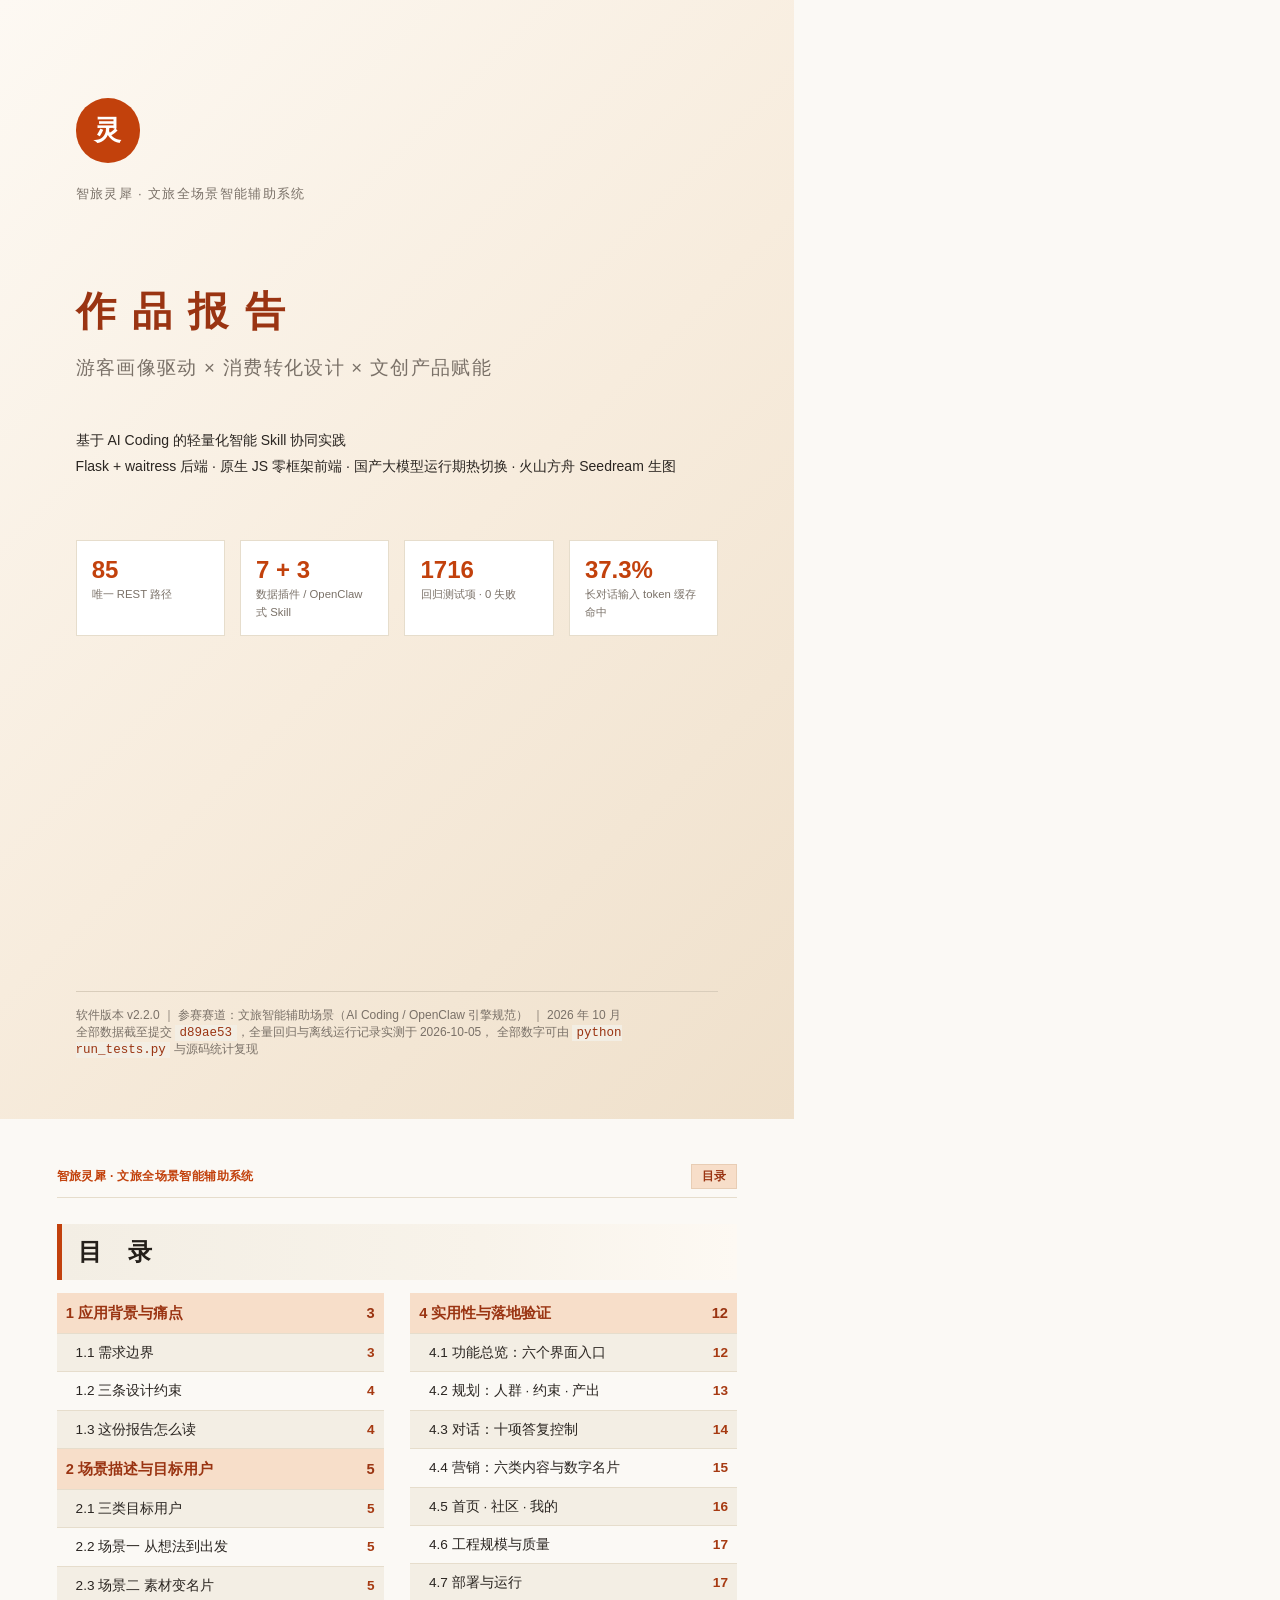
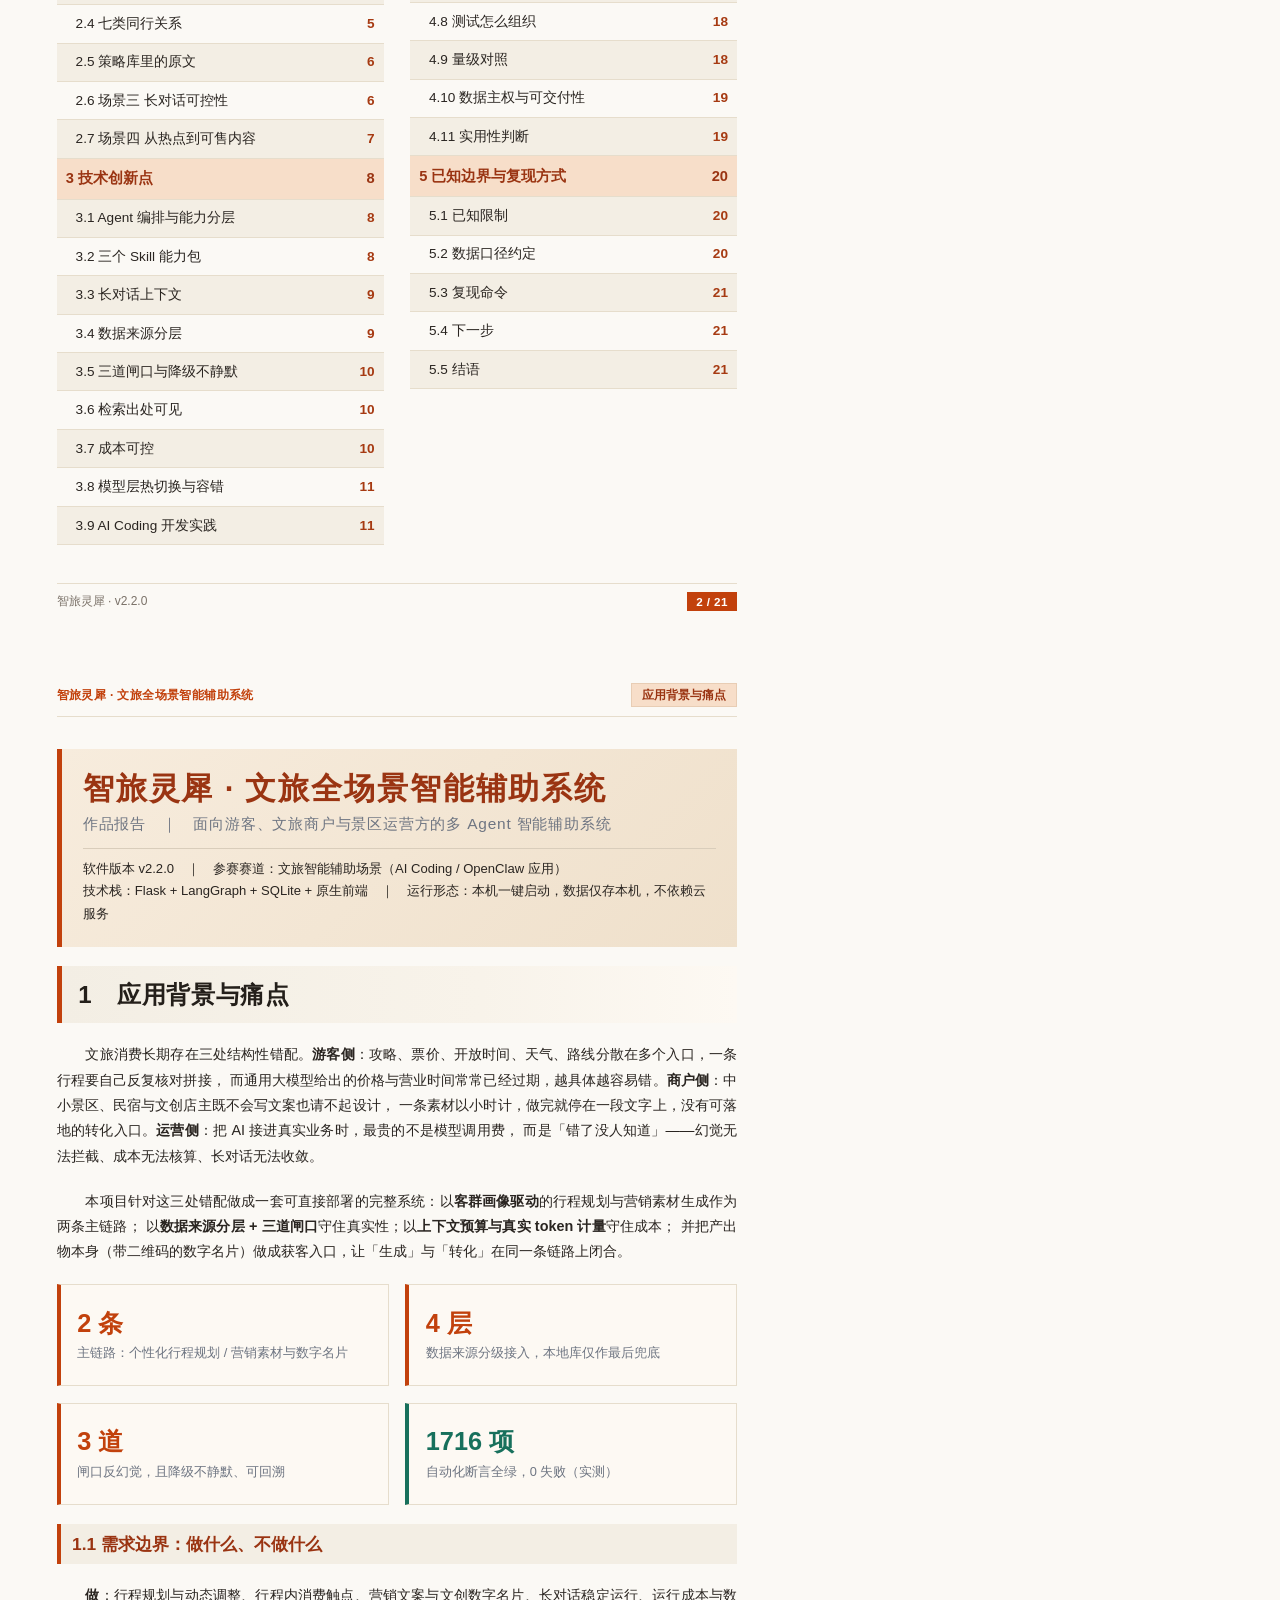
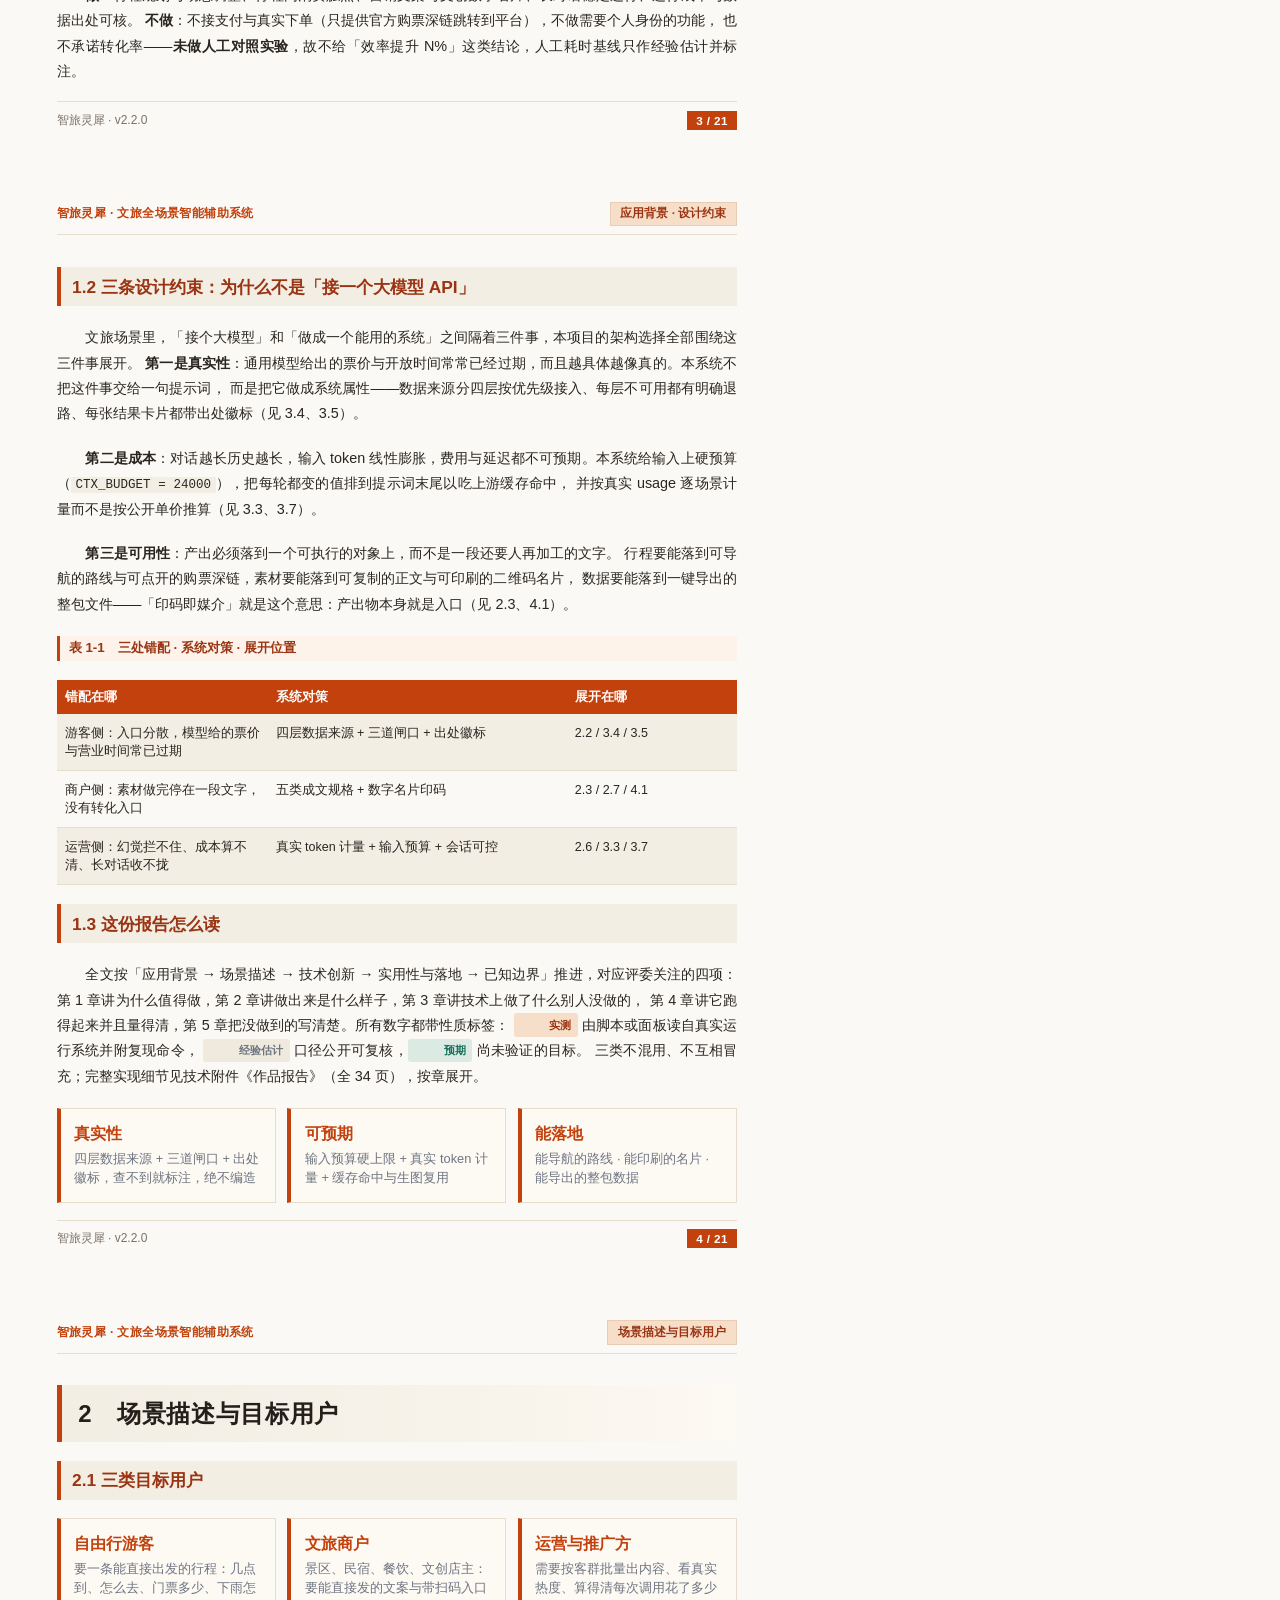
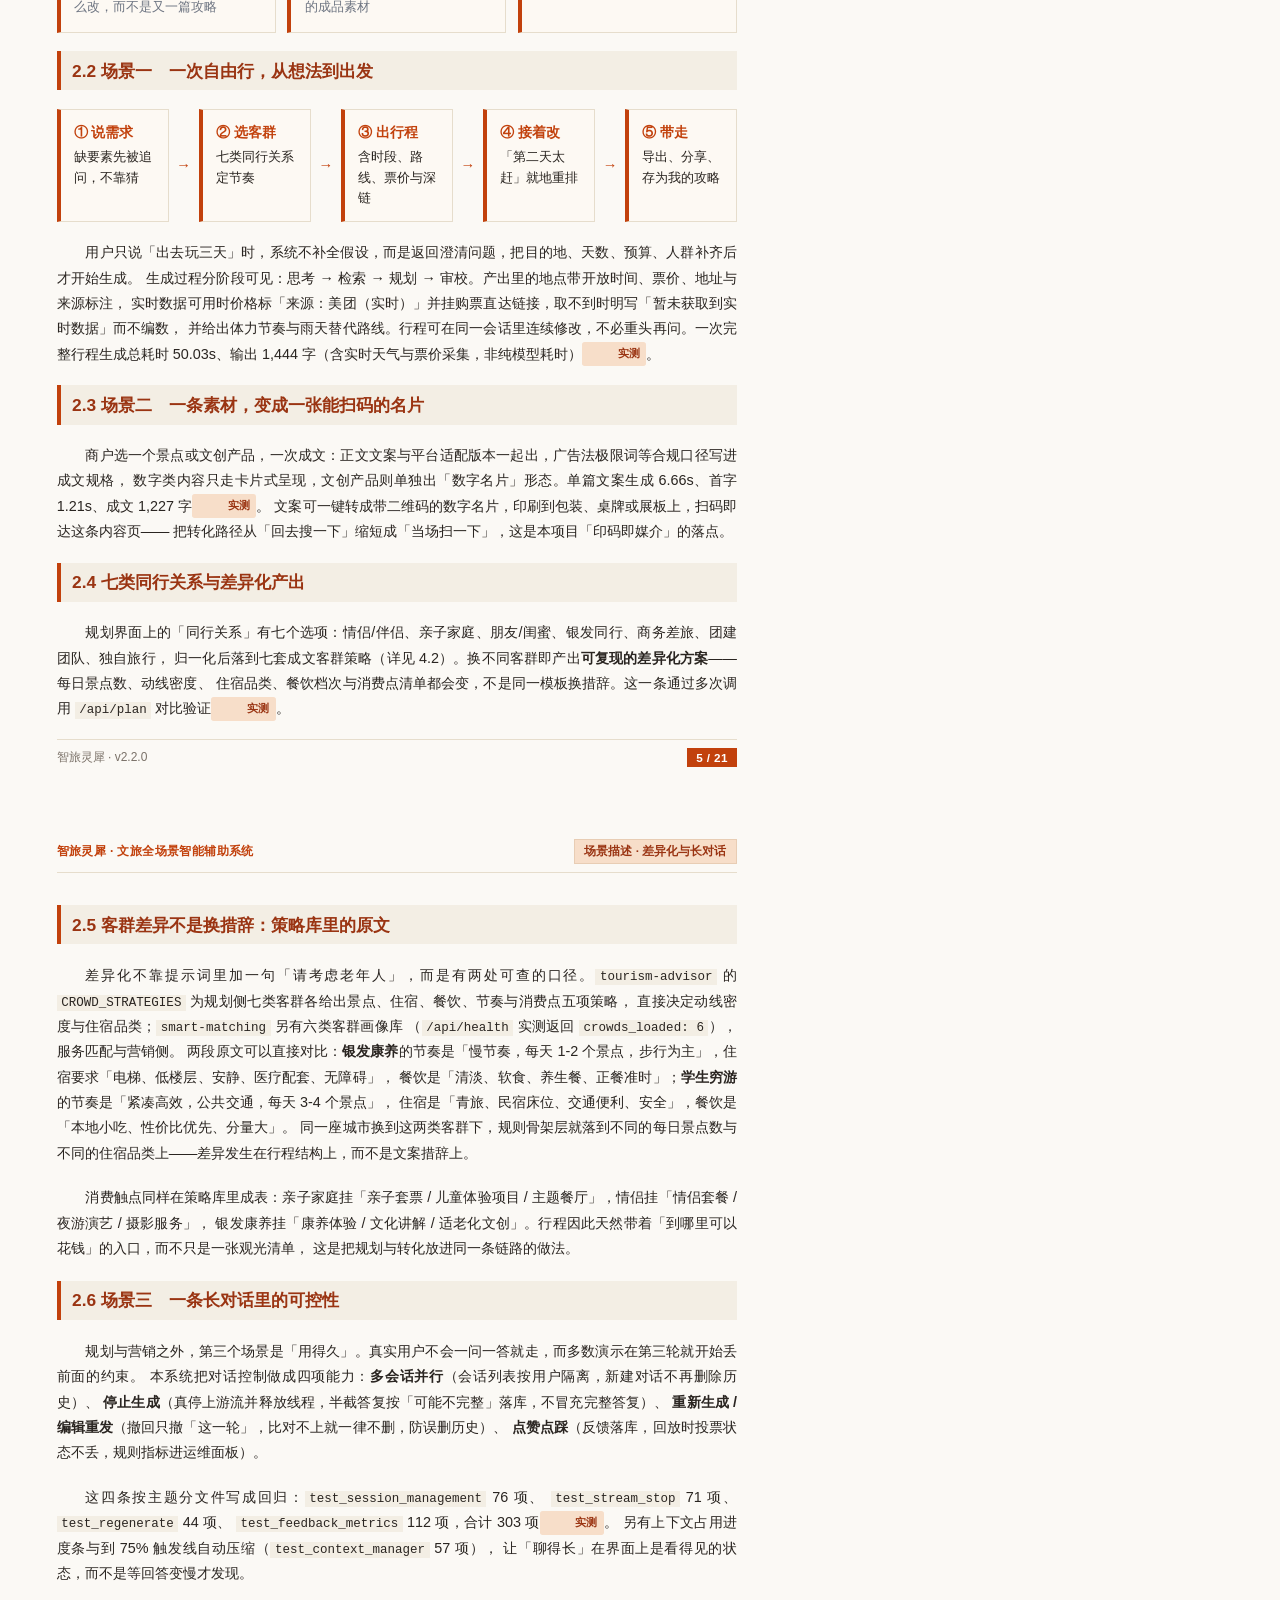
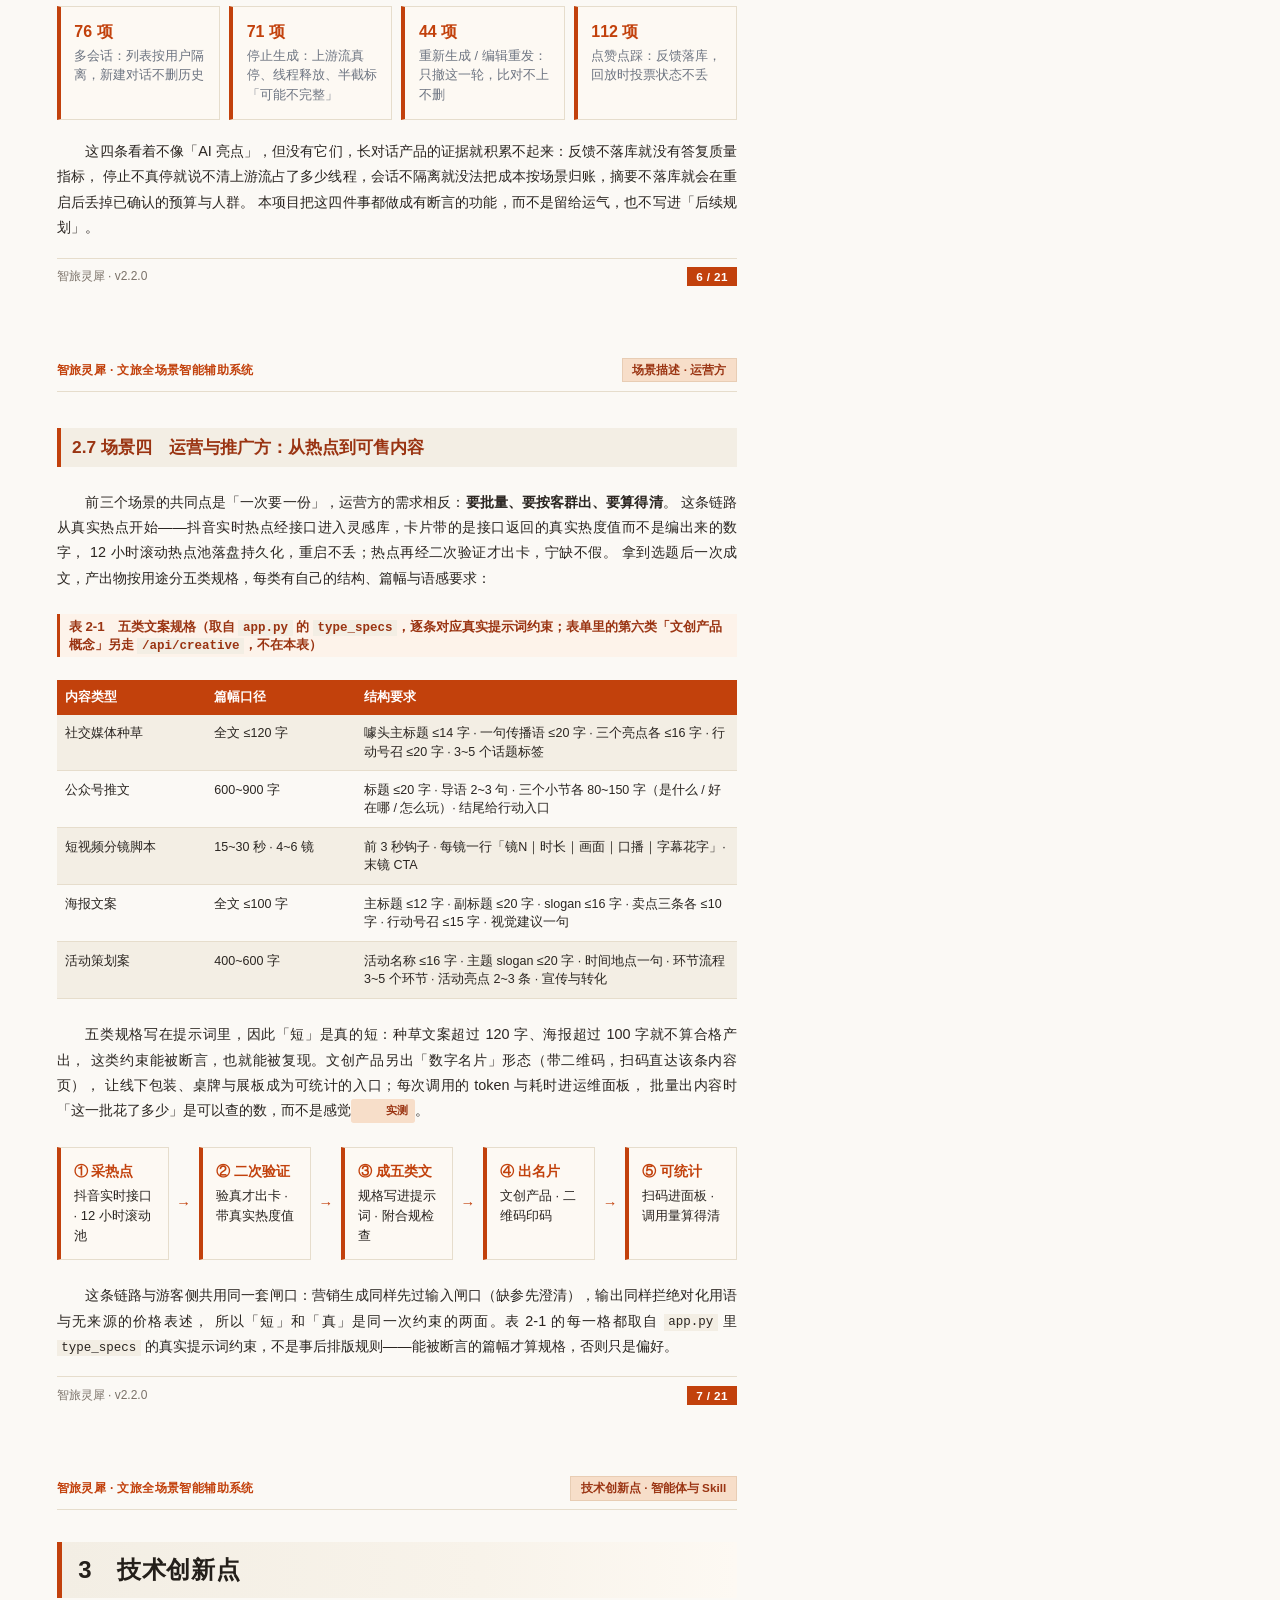
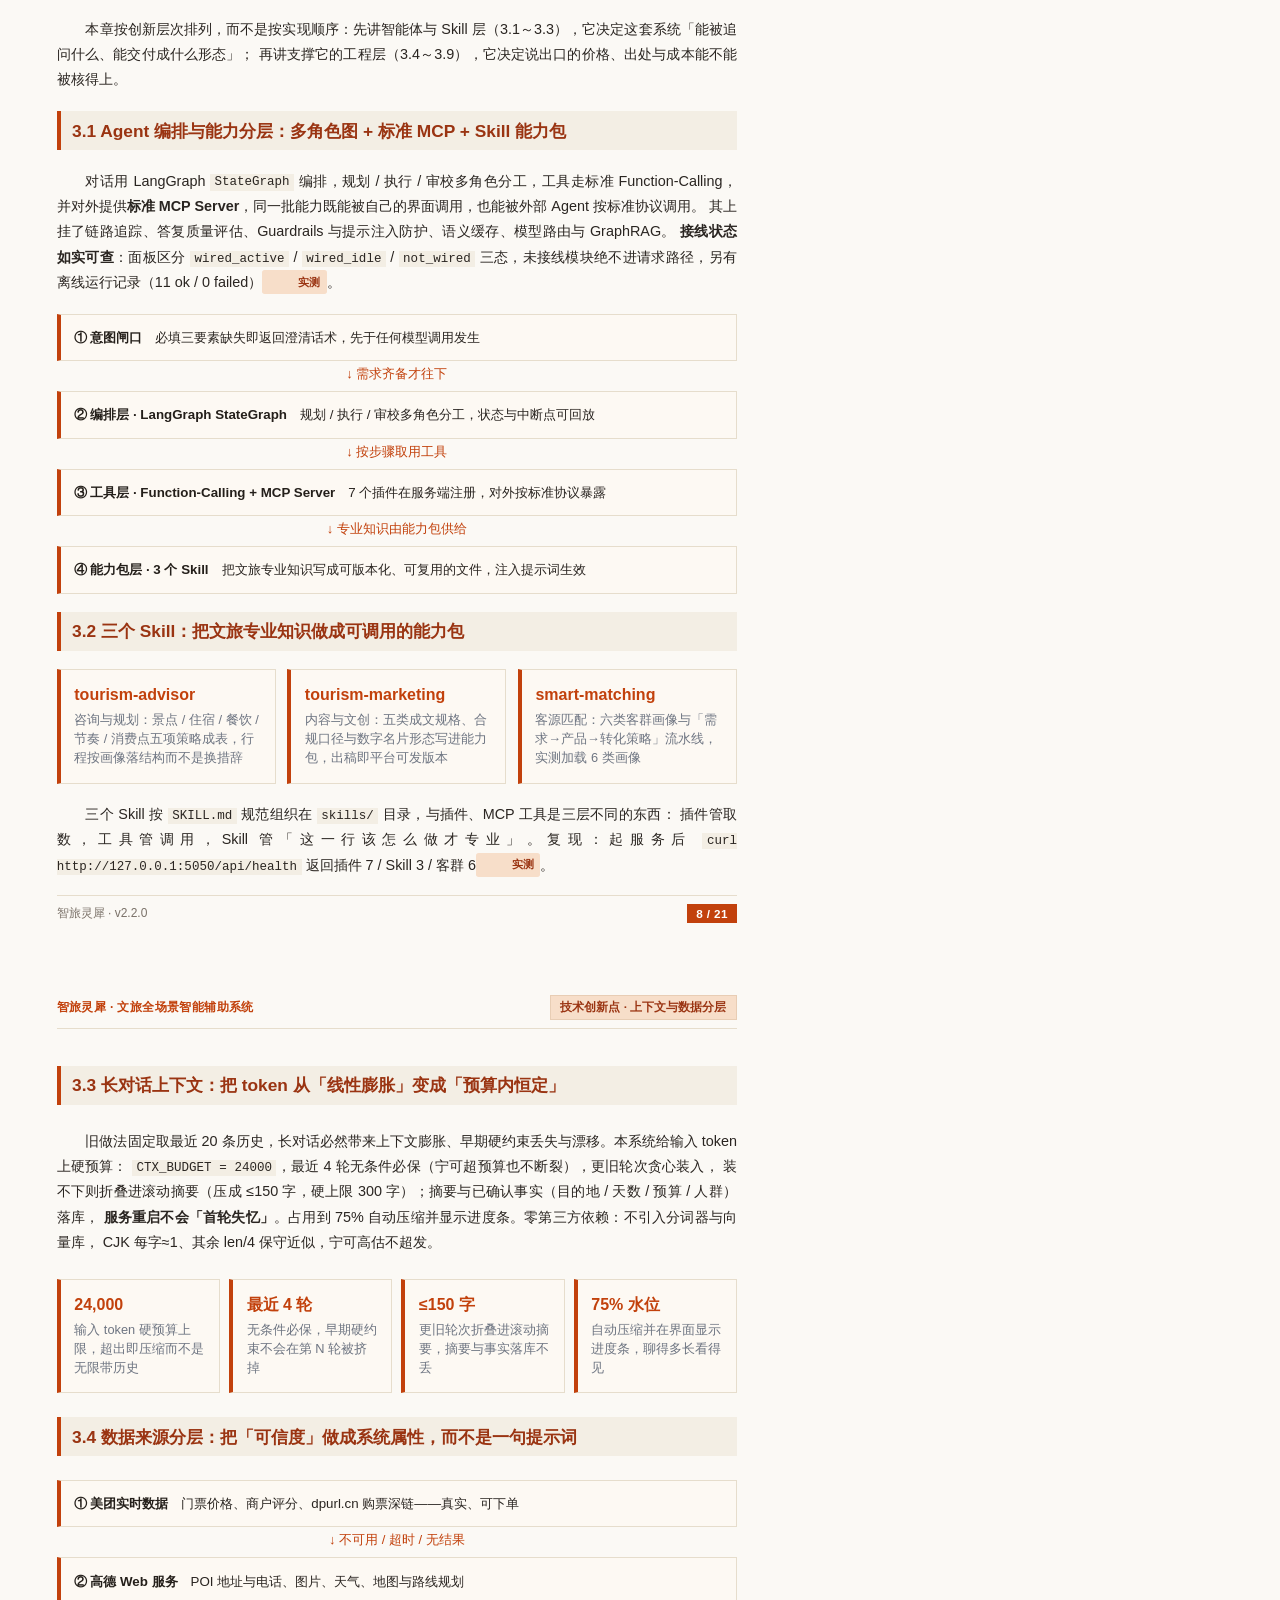
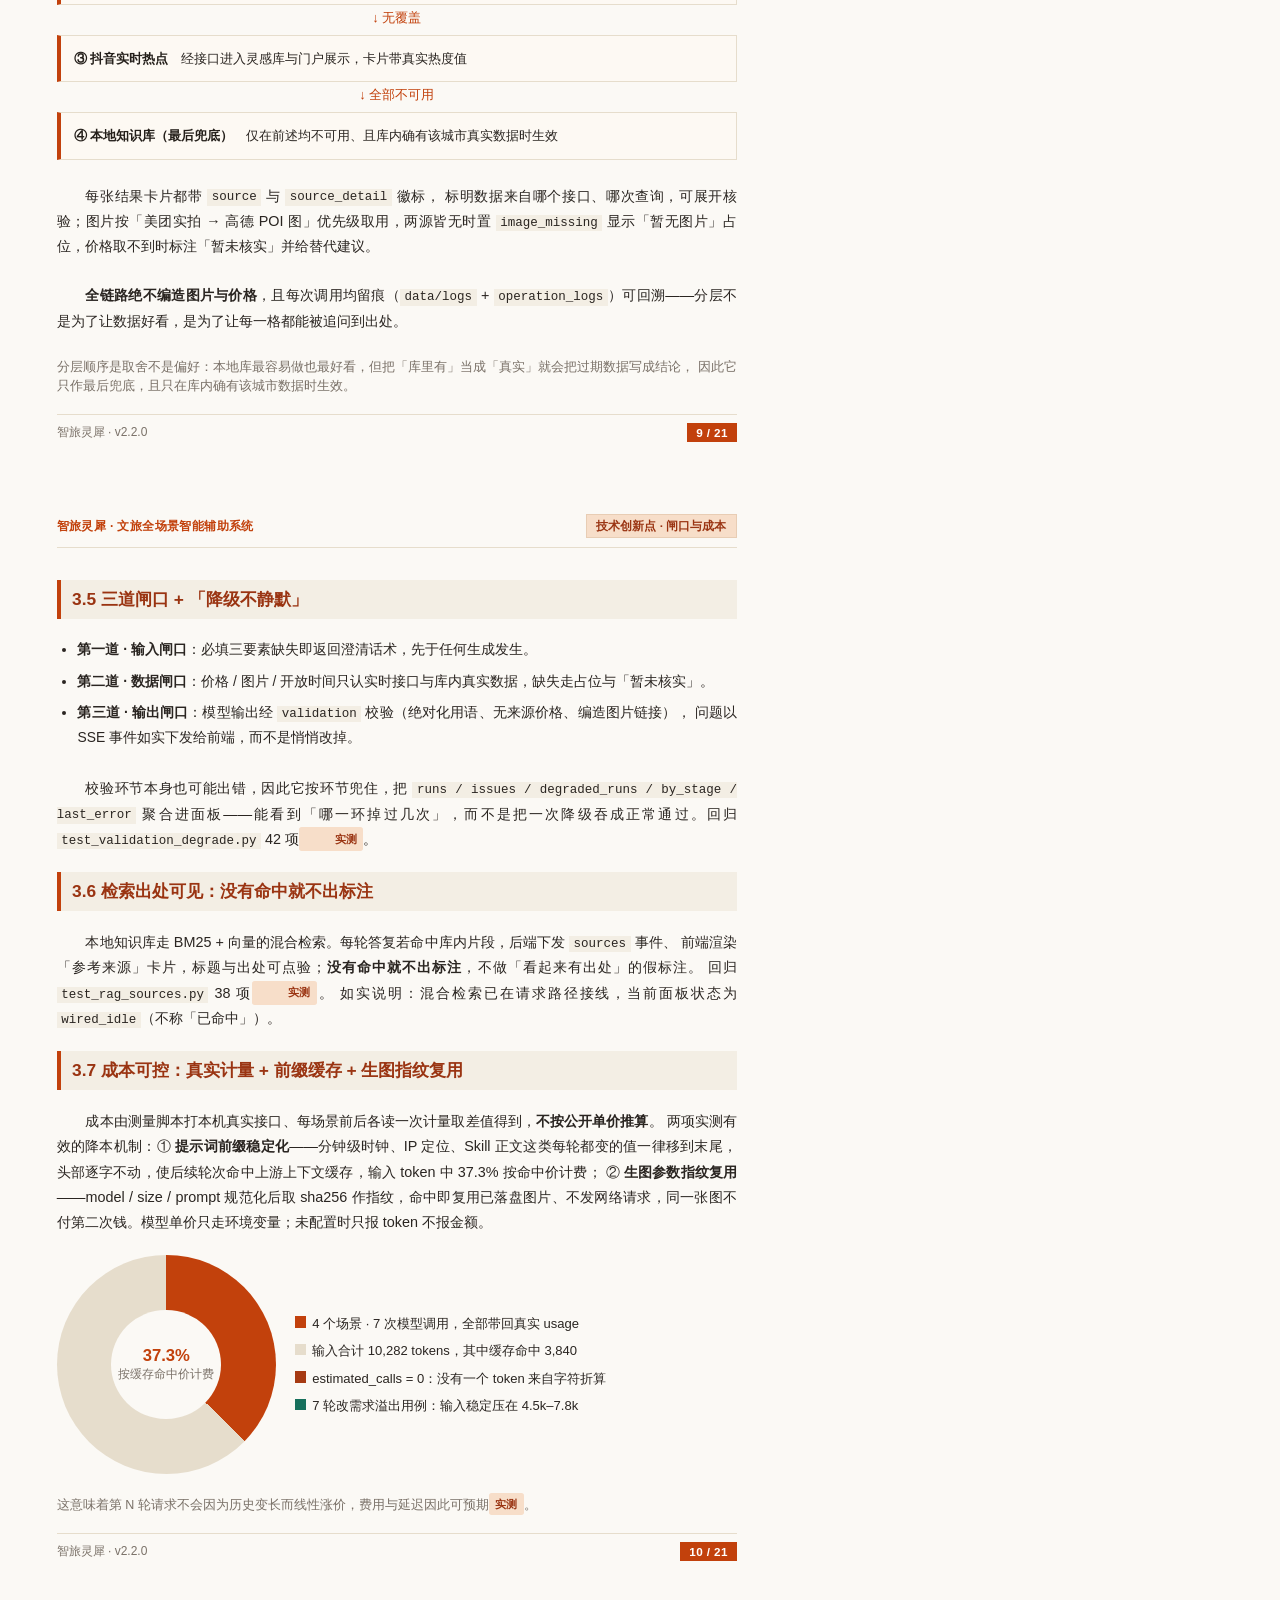
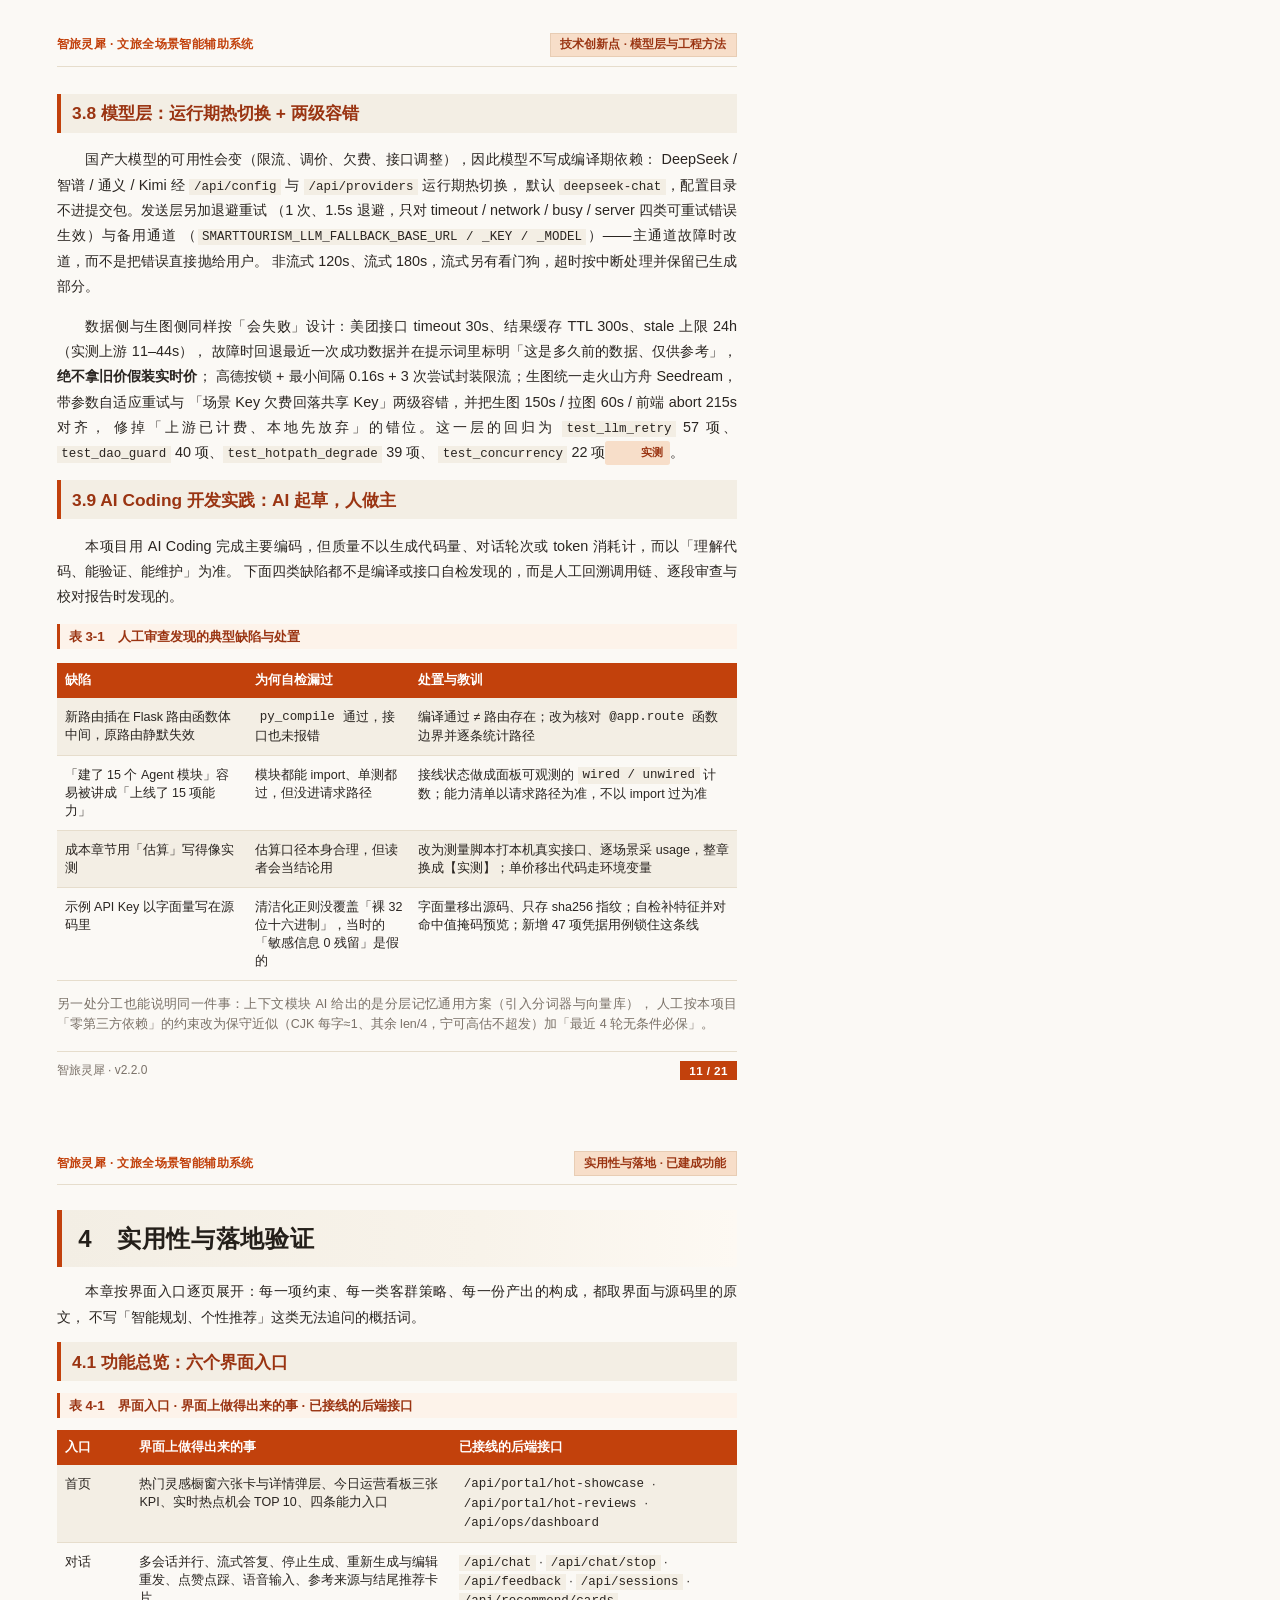
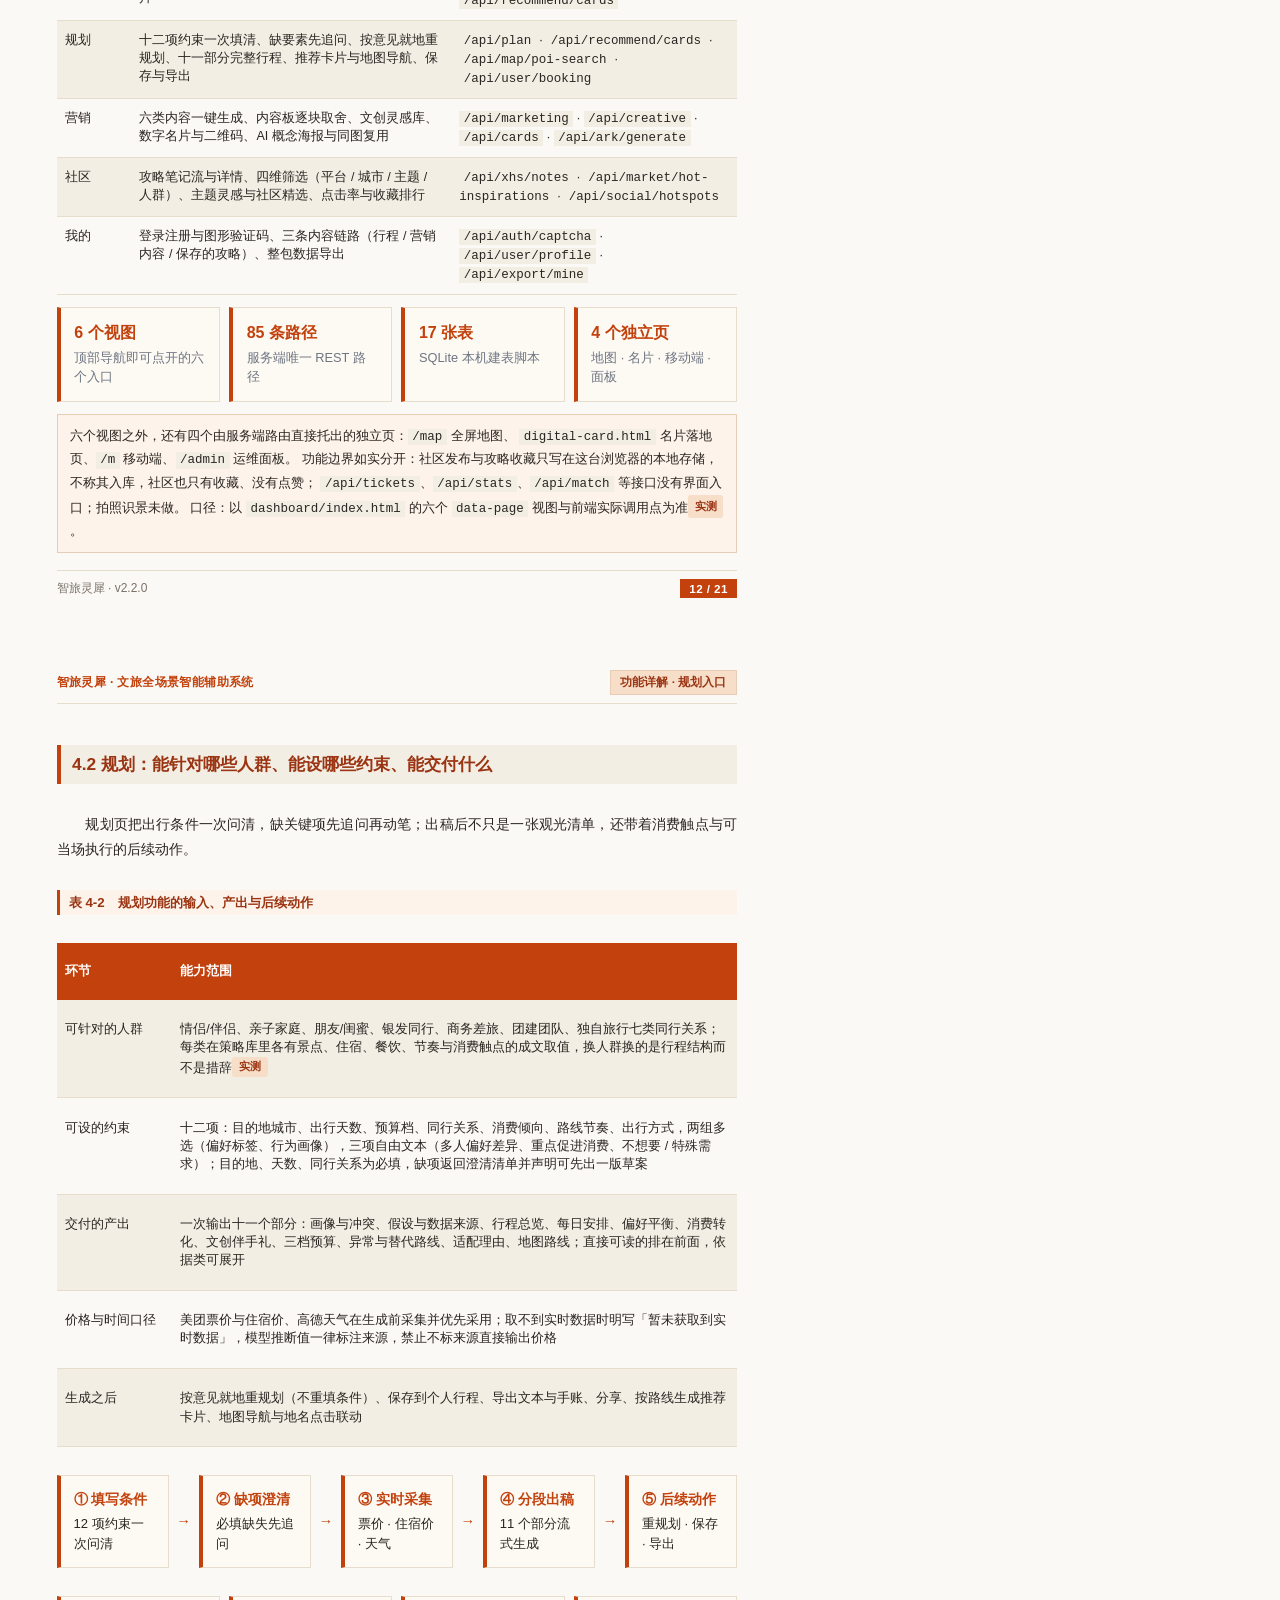
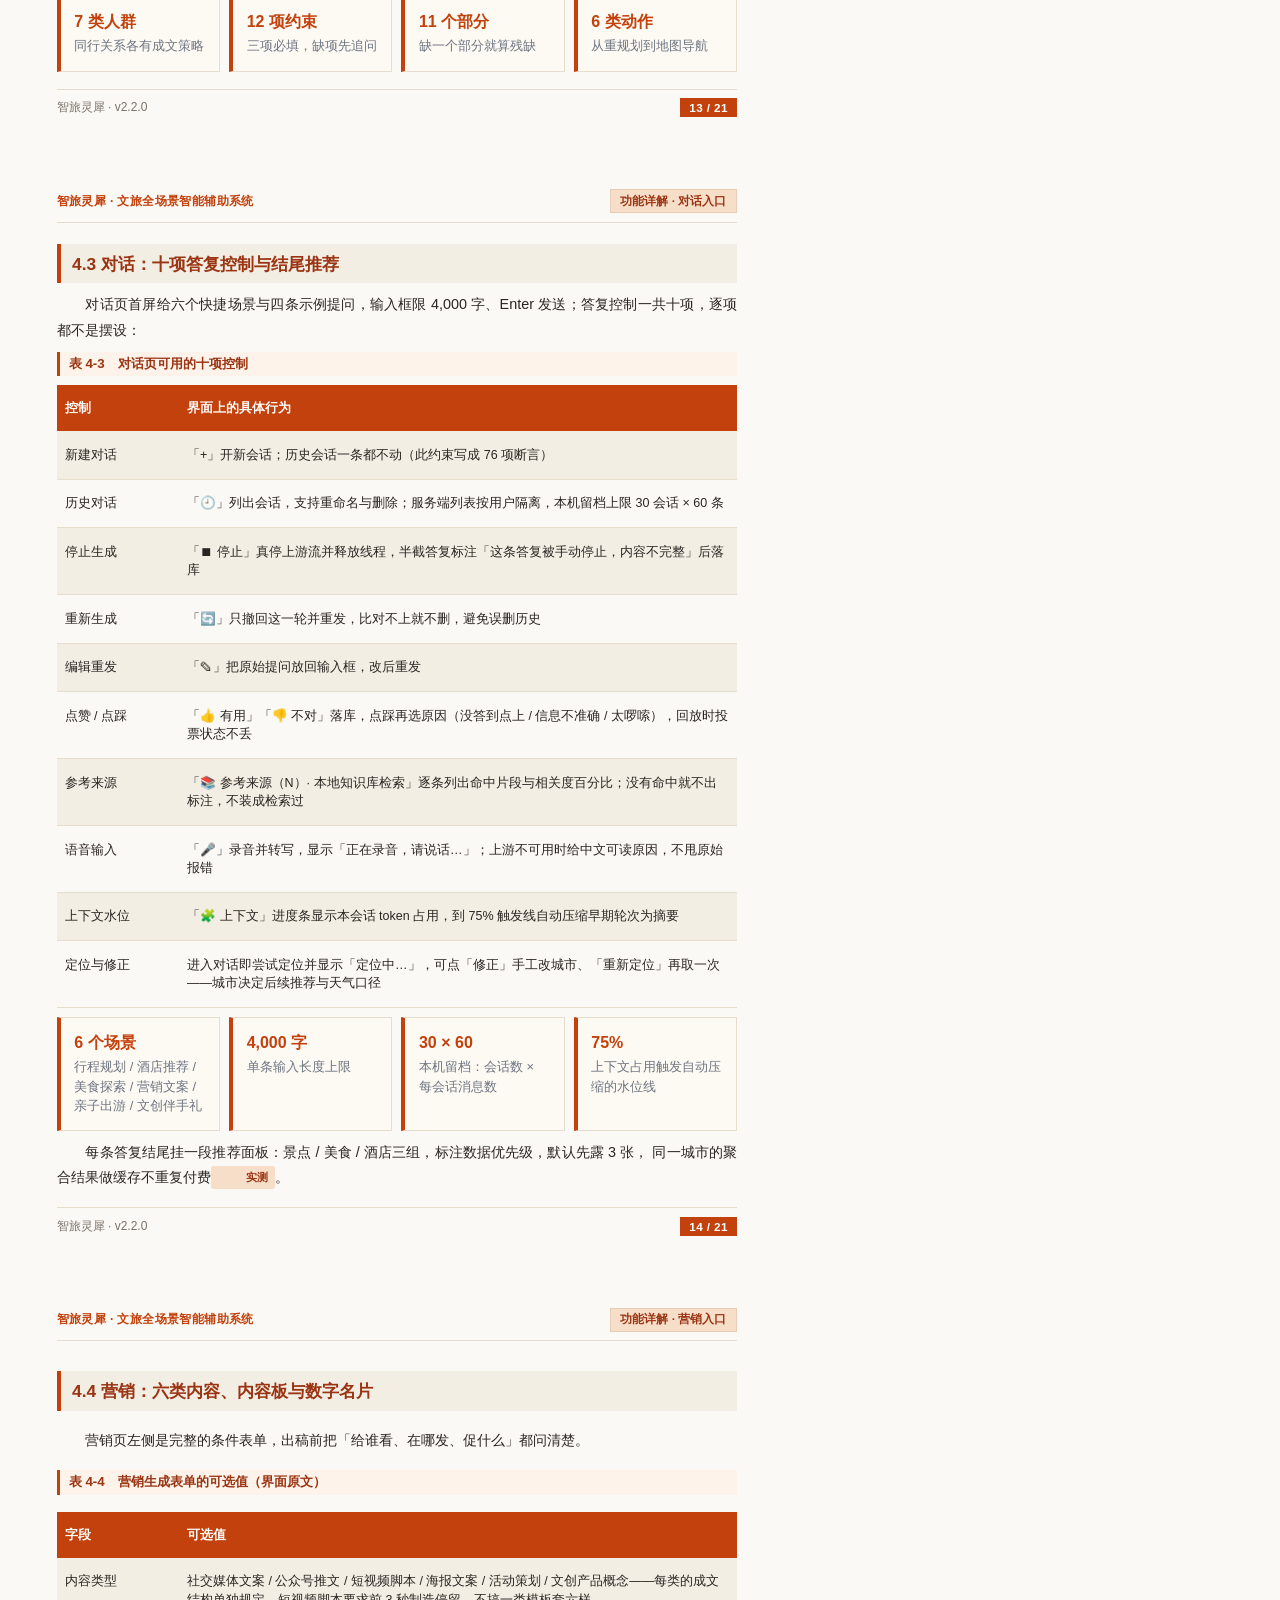
<file: docs/智旅灵犀_作品报告_精简版.html>
<!DOCTYPE html>
<html lang="zh-CN">
<head>
<meta charset="utf-8">
<title>智旅灵犀 · 文旅全场景智能辅助系统 — 作品报告</title>
<style>
  @page { size: A4; margin: 0; }
  * { box-sizing: border-box; margin: 0; padding: 0; }
  body { font-family: "Microsoft YaHei", "微软雅黑", "PingFang SC", sans-serif; color: #2a2521; background: #fbf9f5; }
  .page { position: relative; width: 210mm; height: 296mm; padding: 12mm 15mm 15mm; overflow: hidden;
          page-break-after: always; background: #fbf9f5;
          display: flex; flex-direction: column; justify-content: space-between; }
  .page:last-child { page-break-after: auto; }
  /* 块间距统一：页内直接子块一律不自带上下外边距，间隔只由整页均分决定；
     flex 子块禁止伸缩，页面只装得下就均分、装不下就报溢出，不把块压扁 */
  .page > *:not(.hdr):not(.ftr) { flex: 0 0 auto; margin-top: 0; margin-bottom: 0; }
  .page > .hdr { margin-bottom: 3.4mm; }
  .page.top { justify-content: flex-start; }
  .hdr { display: flex; justify-content: space-between; align-items: center; font-size: 9pt; color: #7a7168;
         border-bottom: 0.6pt solid #e6ddcc; padding-bottom: 2.2mm; margin-bottom: 3.4mm; letter-spacing: .3pt; }
  .hdr .topic { font-size: 8.8pt; font-weight: 700; color: #9a3412; background: #f7dec9; white-space: nowrap;
                border: 0.6pt solid #e8cdb4; padding: 1mm 2.6mm; letter-spacing: 0; }
  .ftr { position: absolute; left: 15mm; right: 15mm; bottom: 7mm; display: flex; justify-content: space-between;
         align-items: center; font-size: 9pt; color: #7a7168; border-top: 0.6pt solid #e6ddcc; padding-top: 2.2mm; }
  .ftr .pg { color: #fff; background: #c2410c; font-weight: 700; font-size: 8.8pt; padding: 0.8mm 2.4mm; letter-spacing: .3pt; }
  .brand { color: #c2410c; font-weight: 700; }

  h1.ch { font-size: 18pt; color: #241f1a; background: linear-gradient(90deg, #f3eee4 0%, #f8f3ea 62%, #fdf9f3 100%);
          margin-bottom: 3.2mm; padding: 3.4mm 4.4mm; border-left: 4pt solid #c2410c; line-height: 1.3; letter-spacing: .5pt; }
  h2 { font-size: 13pt; color: #9a3412; background: #f3eee4; border-left: 3pt solid #c2410c;
       padding: 2mm 3mm; margin: 4mm 0 2.4mm; }
  p { font-size: 10.8pt; line-height: 1.76; text-align: justify; margin-bottom: 2.4mm; text-indent: 2em; }
  p.note { text-indent: 0; }
  .cap { font-size: 10pt; color: #9a3412; font-weight: 700; background: #fdf3ea; text-indent: 0;
         border-left: 2.5pt solid #c2410c; padding: 0.9mm 2.4mm; margin: 2.4mm 0 1.3mm; }
  .note { font-size: 9.4pt; color: #7a7168; line-height: 1.55; margin-top: 1.2mm; }
  .tag { display: inline-block; font-size: 8.2pt; font-weight: 700; padding: 0.6mm 1.8mm; border-radius: 2pt; vertical-align: 1pt; }
  .m1 { background: #f7dec9; color: #9a3412; }
  .m3 { background: #efe9de; color: #6e7582; }
  .m4 { background: #dceae4; color: #17705c; }

  table { width: 100%; border-collapse: collapse; font-size: 9.4pt; }
  th { background: #c2410c; color: #fff; font-weight: 600; padding: 2.4mm 2.1mm; text-align: left; line-height: 1.3; }
  td { border-bottom: 0.5pt solid #e6ddcc; padding: 2.6mm 2.1mm; vertical-align: top; line-height: 1.45; }
  tr:nth-child(even) td { background: #f3eee4; }
  table.roomy td, table.roomy th { padding: 3.9mm 2.1mm; }
  table.mroomy td, table.mroomy th { padding: 4.5mm 2.1mm; }
  table.xroomy td, table.xroomy th { padding: 5.4mm 2.1mm; }
  ul.tight.roomy li { margin-bottom: 2.9mm; }
  ul.tight.roomy { line-height: 1.9; }
  .panel.dark.tall { line-height: 2.55; padding: 4.8mm 4.4mm; }

  .grid { display: flex; flex-wrap: wrap; gap: 3mm; }
  .card { flex: 1 1 30%; background: #fdf9f3; border: 0.6pt solid #e6ddcc; border-left: 3pt solid #c2410c; padding: 4mm 3.6mm; }
  .card b { display: block; font-size: 19pt; color: #c2410c; line-height: 1.2; }
  .card span { font-size: 9.6pt; color: #6e7582; display: block; margin-top: 1.4mm; line-height: 1.5; }
  .card.g { border-left-color: #17705c; } .card.g b { color: #17705c; }
  .card.txt b { font-size: 12pt; }

  .flow { display: flex; align-items: stretch; gap: 2mm; margin: 2mm 0; }
  .flow > div { flex: 1; background: #fdf9f3; border: 0.6pt solid #e6ddcc; border-left: 3pt solid #c2410c; padding: 3.4mm; font-size: 9.8pt; line-height: 1.55; }
  .flow > div b { display: block; color: #c2410c; font-size: 10.6pt; margin-bottom: 0.8mm; }
  .flow .ar { flex: 0 0 4mm; display: flex; align-items: center; justify-content: center; color: #c2410c; border: none; background: none; font-size: 11pt; padding: 0; }
  .stack > div { border: 0.6pt solid #e6ddcc; border-left: 3pt solid #c2410c; padding: 3.2mm 3.4mm; font-size: 10pt; line-height: 1.6; background: #fdf9f3; }
  .stack > div + div { margin-top: 1.6mm; }
  .stack .dn { text-align: center; color: #c2410c; font-size: 9.8pt; border: none; background: none; margin: 0.8mm 0; padding: 0; }
  .stack b { color: #241f1a; }

  .donut { width: 58mm; height: 58mm; border-radius: 50%; position: relative; flex: 0 0 auto; }
  .donut::after { content: ""; position: absolute; inset: 25%; background: #fbf9f5; border-radius: 50%; }
  .donut em { position: absolute; inset: 0; display: flex; flex-direction: column; align-items: center; justify-content: center;
              font-style: normal; z-index: 2; font-size: 12.5pt; color: #c2410c; font-weight: 700; }
  .donut em small { font-size: 9pt; color: #7a7168; font-weight: 400; }
  .chart { display: flex; gap: 5mm; align-items: center; }
  .leg { font-size: 9.8pt; line-height: 2.1; }
  .leg i { display: inline-block; width: 3mm; height: 3mm; margin-right: 1.6mm; }

  .panel { background: #fdf9f3; border: 0.6pt solid #e6ddcc; padding: 2.6mm 3.2mm; font-size: 9.8pt; line-height: 1.7; }
  .panel.warn { background: #fdf3ea; border-color: #e8cdb4; }
  .panel.dark { background: #2b2622; color: #ede7dc; border: none; font-family: Consolas, "Courier New", monospace; font-size: 9.4pt; line-height: 2.25; padding: 4mm 4.4mm; }
  .panel.dark .t { color: #e8a87c; }
  ul.tight { margin: 0 0 2mm 5.5mm; font-size: 10.4pt; line-height: 1.72; }
  ul.tight li { margin-bottom: 2mm; text-align: justify; }
  .mono { font-family: Consolas, "Courier New", monospace; font-size: 9.4pt; background: #f3eee4; padding: 0.3mm 1.2mm; }

  .title { background: linear-gradient(135deg, #f7ecdd 0%, #efe0cb 100%); border-left: 4pt solid #c2410c; padding: 5.4mm 5.6mm; margin-bottom: 3.4mm; }
  .title h1 { font-size: 23pt; color: #9a3412; letter-spacing: 1.4pt; line-height: 1.25; }
  .title h4 { font-size: 11.6pt; font-weight: 400; color: #6e7582; margin-top: 1.6mm; letter-spacing: .6pt; }
  .title .meta { margin-top: 3.4mm; font-size: 9.8pt; color: #2a2521; line-height: 1.75; border-top: 0.6pt solid #d9cdbb; padding-top: 2.4mm; }

  .page { padding-bottom: 19mm; }
  .page.top { justify-content: flex-start; gap: 3.4mm; }
  /* 封面：揭榜挂帅赛报告模板，坐标按模板 PDF 的文本框逐行实测换算 */
  .tcov { padding: 0; background: #dfe6f7 url("report_cover_bg.png") no-repeat center / 100% 100%;
          font-family: "仿宋_GB2312", "FangSong", "华文仿宋", STFangsong, serif; }
  .tcov .t-list { position: absolute; left: 21.3mm; top: 87.5mm; }
  .tcov .t-it { height: 9.87mm; line-height: 9.87mm; white-space: nowrap; font-size: 16pt; color: #0d0d10; }
  .tcov .t-box { display: inline-block; width: 4.6mm; height: 4.6mm; border: 0.34mm solid #0d0d10;
                 vertical-align: middle; margin-right: 4.0mm; position: relative; }
  .tcov .t-box.on::after { content: ""; position: absolute; left: 0.35mm; top: 0.15mm; width: 3.4mm; height: 2.6mm;
                           border-left: 0.55mm solid #0d0d10; border-bottom: 0.55mm solid #0d0d10;
                           transform: rotate(-45deg); }
  .tcov .t-team { position: absolute; left: 20.6mm; top: 206.1mm; height: 9.88mm; line-height: 9.88mm;
                  font-size: 18pt; font-weight: 700; color: #0d0d10; white-space: nowrap; }

  table.toc { width: 100%; border-collapse: collapse; }
  .toc2 { display: flex; gap: 7mm; align-items: flex-start; }
  .toc2 > table { flex: 1 1 0; }
  table.toc td { padding: 2.34mm 2.4mm; font-size: 10.2pt; border-bottom: 0.5pt solid #e6ddcc; color: #2a2521; }
  table.toc td.pg { text-align: right; color: #c2410c; font-weight: 700; width: 12%; }
  table.toc tr.lv1 td { font-weight: 700; color: #9a3412; background: #f7dec9; font-size: 11pt; padding: 2.45mm 2.4mm; }
  table.toc tr.lv2 td:first-child { padding-left: 5mm; }
  table.toc tr.lv2 td.pg { color: #a63a12; }
  
  .cover { background: linear-gradient(135deg, #fdf9f3 0%, #f7ecdd 52%, #efe0cb 100%); color: #241f1a; padding: 0; }
  .cover .in { padding: 26mm 20mm 18mm; position: relative; height: 100%; }
  .cover .logo { width: 17mm; height: 17mm; border: none; background: #c2410c; color: #fff; border-radius: 50%;
                 display: flex; align-items: center; justify-content: center; font-size: 20pt; font-weight: 700; }
  .cover h1 { font-size: 30pt; letter-spacing: 2pt; margin-top: 22mm; line-height: 1.25; color: #9a3412; }
  .cover h4 { font-size: 14pt; font-weight: 400; color: #7a7168; margin-top: 5mm; letter-spacing: 1pt; }
  .cover .sub { margin-top: 12mm; font-size: 10.5pt; color: #2a2521; line-height: 1.9; }
  .cover .row { display: flex; gap: 4mm; margin-top: 16mm; }
  .cover .chip { flex: 1; background: #ffffff; border: 0.6pt solid #e6ddcc; padding: 4mm; }
  .cover .chip b { display: block; font-size: 18pt; color: #c2410c; }
  .cover .chip span { font-size: 8.5pt; color: #7a7168; }
  .cover .foot { position: absolute; left: 20mm; right: 20mm; bottom: 16mm; font-size: 9pt; color: #7a7168;
                 border-top: 0.6pt solid #d9cdbb; padding-top: 4mm; }
  .page.cover { display: block; }
</style>
</head>
<body>

<!-- P1 封面 -->
<section class="page cover">
  <div class="in">
    <div class="logo">灵</div>
    <div style="margin-top:6mm;font-size:10pt;color:#7a7168;letter-spacing:1pt">智旅灵犀 · 文旅全场景智能辅助系统</div>
    <h1>作 品 报 告</h1>
    <h4>游客画像驱动 × 消费转化设计 × 文创产品赋能</h4>
    <div class="sub">基于 AI Coding 的轻量化智能 Skill 协同实践<br>
      Flask + waitress 后端 · 原生 JS 零框架前端 · 国产大模型运行期热切换 · 火山方舟 Seedream 生图</div>
    <div class="row">
      <div class="chip"><b>85</b><span>唯一 REST 路径</span></div>
      <div class="chip"><b>7 + 3</b><span>数据插件 / OpenClaw 式 Skill</span></div>
      <div class="chip"><b>1716</b><span>回归测试项 · 0 失败</span></div>
      <div class="chip"><b>37.3%</b><span>长对话输入 token 缓存命中</span></div>
    </div>
    <div class="foot">软件版本 v2.2.0 ｜ 参赛赛道：文旅智能辅助场景（AI Coding / OpenClaw 引擎规范） ｜ 2026 年 10 月<br>
      全部数据截至提交 <span class="mono" style="background:#f3eee4;color:#9a3412">d89ae53</span>，全量回归与离线运行记录实测于 2026-10-05，
      全部数字可由 <span class="mono" style="background:#f3eee4;color:#9a3412">python run_tests.py</span> 与源码统计复现</div>
  </div>
</section>
<section class="page top">
  <div class="hdr"><span class="brand">智旅灵犀 ∙ 文旅全场景智能辅助系统</span><span class="topic">目录</span></div>
  <h1 class="ch">目　录</h1>
  <div class="toc2">
  <table class="toc">
    <tr class="lv1"><td>1 应用背景与痛点</td><td class="pg">3</td></tr>
    <tr class="lv2"><td>1.1 需求边界</td><td class="pg">3</td></tr>
    <tr class="lv2"><td>1.2 三条设计约束</td><td class="pg">4</td></tr>
    <tr class="lv2"><td>1.3 这份报告怎么读</td><td class="pg">4</td></tr>
    <tr class="lv1"><td>2 场景描述与目标用户</td><td class="pg">5</td></tr>
    <tr class="lv2"><td>2.1 三类目标用户</td><td class="pg">5</td></tr>
    <tr class="lv2"><td>2.2 场景一 从想法到出发</td><td class="pg">5</td></tr>
    <tr class="lv2"><td>2.3 场景二 素材变名片</td><td class="pg">5</td></tr>
    <tr class="lv2"><td>2.4 七类同行关系</td><td class="pg">5</td></tr>
    <tr class="lv2"><td>2.5 策略库里的原文</td><td class="pg">6</td></tr>
    <tr class="lv2"><td>2.6 场景三 长对话可控性</td><td class="pg">6</td></tr>
    <tr class="lv2"><td>2.7 场景四 从热点到可售内容</td><td class="pg">7</td></tr>
    <tr class="lv1"><td>3 技术创新点</td><td class="pg">8</td></tr>
    <tr class="lv2"><td>3.1 Agent 编排与能力分层</td><td class="pg">8</td></tr>
    <tr class="lv2"><td>3.2 三个 Skill 能力包</td><td class="pg">8</td></tr>
    <tr class="lv2"><td>3.3 长对话上下文</td><td class="pg">9</td></tr>
    <tr class="lv2"><td>3.4 数据来源分层</td><td class="pg">9</td></tr>
    <tr class="lv2"><td>3.5 三道闸口与降级不静默</td><td class="pg">10</td></tr>
    <tr class="lv2"><td>3.6 检索出处可见</td><td class="pg">10</td></tr>
    <tr class="lv2"><td>3.7 成本可控</td><td class="pg">10</td></tr>
    <tr class="lv2"><td>3.8 模型层热切换与容错</td><td class="pg">11</td></tr>
    <tr class="lv2"><td>3.9 AI Coding 开发实践</td><td class="pg">11</td></tr>
  </table>
  <table class="toc">
        <tr class="lv1"><td>4 实用性与落地验证</td><td class="pg">12</td></tr>
    <tr class="lv2"><td>4.1 功能总览：六个界面入口</td><td class="pg">12</td></tr>
    <tr class="lv2"><td>4.2 规划：人群 · 约束 · 产出</td><td class="pg">13</td></tr>
    <tr class="lv2"><td>4.3 对话：十项答复控制</td><td class="pg">14</td></tr>
    <tr class="lv2"><td>4.4 营销：六类内容与数字名片</td><td class="pg">15</td></tr>
    <tr class="lv2"><td>4.5 首页 · 社区 · 我的</td><td class="pg">16</td></tr>
    <tr class="lv2"><td>4.6 工程规模与质量</td><td class="pg">17</td></tr>
    <tr class="lv2"><td>4.7 部署与运行</td><td class="pg">17</td></tr>
    <tr class="lv2"><td>4.8 测试怎么组织</td><td class="pg">18</td></tr>
    <tr class="lv2"><td>4.9 量级对照</td><td class="pg">18</td></tr>
    <tr class="lv2"><td>4.10 数据主权与可交付性</td><td class="pg">19</td></tr>
    <tr class="lv2"><td>4.11 实用性判断</td><td class="pg">19</td></tr>
    <tr class="lv1"><td>5 已知边界与复现方式</td><td class="pg">20</td></tr>
    <tr class="lv2"><td>5.1 已知限制</td><td class="pg">20</td></tr>
    <tr class="lv2"><td>5.2 数据口径约定</td><td class="pg">20</td></tr>
    <tr class="lv2"><td>5.3 复现命令</td><td class="pg">21</td></tr>
    <tr class="lv2"><td>5.4 下一步</td><td class="pg">21</td></tr>
    <tr class="lv2"><td>5.5 结语</td><td class="pg">21</td></tr>
</table>
  </div>
  <div class="ftr"><span>智旅灵犀 ∙ v2.2.0</span><span class="pg">2 / 9</span></div>
</section>
<section class="page">
  <div class="hdr"><span class="brand">智旅灵犀 ∙ 文旅全场景智能辅助系统</span><span class="topic">应用背景与痛点</span></div>
  <div class="title">
    <h1>智旅灵犀 · 文旅全场景智能辅助系统</h1>
    <h4>作品报告　｜　面向游客、文旅商户与景区运营方的多 Agent 智能辅助系统</h4>
    <div class="meta">软件版本 v2.2.0　｜　参赛赛道：文旅智能辅助场景（AI Coding / OpenClaw 应用）<br>
      技术栈：Flask + LangGraph + SQLite + 原生前端　｜　运行形态：本机一键启动，数据仅存本机，不依赖云服务</div>
  </div>
  <h1 class="ch">1　应用背景与痛点</h1>
  <p>文旅消费长期存在三处结构性错配。<b>游客侧</b>：攻略、票价、开放时间、天气、路线分散在多个入口，一条行程要自己反复核对拼接，
    而通用大模型给出的价格与营业时间常常已经过期，越具体越容易错。<b>商户侧</b>：中小景区、民宿与文创店主既不会写文案也请不起设计，
    一条素材以小时计，做完就停在一段文字上，没有可落地的转化入口。<b>运营侧</b>：把 AI 接进真实业务时，最贵的不是模型调用费，
    而是「错了没人知道」——幻觉无法拦截、成本无法核算、长对话无法收敛。</p>
  <p>本项目针对这三处错配做成一套可直接部署的完整系统：以<b>客群画像驱动</b>的行程规划与营销素材生成作为两条主链路；
    以<b>数据来源分层 + 三道闸口</b>守住真实性；以<b>上下文预算与真实 token 计量</b>守住成本；
    并把产出物本身（带二维码的数字名片）做成获客入口，让「生成」与「转化」在同一条链路上闭合。</p>
  <div class="grid" style="gap:4.4mm">
    <div class="card" style="flex:1 1 45%; padding:6mm 4.4mm"><b>2 条</b><span>主链路：个性化行程规划 / 营销素材与数字名片</span></div>
    <div class="card" style="flex:1 1 45%; padding:6mm 4.4mm"><b>4 层</b><span>数据来源分级接入，本地库仅作最后兜底</span></div>
    <div class="card" style="flex:1 1 45%; padding:6mm 4.4mm"><b>3 道</b><span>闸口反幻觉，且降级不静默、可回溯</span></div>
    <div class="card g" style="flex:1 1 45%; padding:6mm 4.4mm"><b>1716 项</b><span>自动化断言全绿，0 失败（实测）</span></div>
  </div>
  <h2>1.1 需求边界：做什么、不做什么</h2>
  <p><b>做</b>：行程规划与动态调整、行程内消费触点、营销文案与文创数字名片、长对话稳定运行、运行成本与数据出处可核。
    <b>不做</b>：不接支付与真实下单（只提供官方购票深链跳转到平台），不做需要个人身份的功能，
    也不承诺转化率——<b>未做人工对照实验</b>，故不给「效率提升 N%」这类结论，人工耗时基线只作经验估计并标注。</p>
  <div class="ftr"><span>智旅灵犀 ∙ v2.2.0</span><span class="pg">3 / 9</span></div>
</section>
<section class="page">
  <div class="hdr"><span class="brand">智旅灵犀 ∙ 文旅全场景智能辅助系统</span><span class="topic">应用背景 · 设计约束</span></div>
  <h2>1.2 三条设计约束：为什么不是「接一个大模型 API」</h2>
  <p>文旅场景里，「接个大模型」和「做成一个能用的系统」之间隔着三件事，本项目的架构选择全部围绕这三件事展开。
    <b>第一是真实性</b>：通用模型给出的票价与开放时间常常已经过期，而且越具体越像真的。本系统不把这件事交给一句提示词，
    而是把它做成系统属性——数据来源分四层按优先级接入、每层不可用都有明确退路、每张结果卡片都带出处徽标（见 3.4、3.5）。</p>
  <p><b>第二是成本</b>：对话越长历史越长，输入 token 线性膨胀，费用与延迟都不可预期。本系统给输入上硬预算
    （<span class="mono">CTX_BUDGET = 24000</span>），把每轮都变的值排到提示词末尾以吃上游缓存命中，
    并按真实 usage 逐场景计量而不是按公开单价推算（见 3.3、3.7）。</p>
  <p><b>第三是可用性</b>：产出必须落到一个可执行的对象上，而不是一段还要人再加工的文字。
    行程要能落到可导航的路线与可点开的购票深链，素材要能落到可复制的正文与可印刷的二维码名片，
    数据要能落到一键导出的整包文件——「印码即媒介」就是这个意思：产出物本身就是入口（见 2.3、4.1）。</p>
  <div class="cap">表 1-1　三处错配 · 系统对策 · 展开位置</div>
  <table>
    <tr><th style="width:31%">错配在哪</th><th style="width:44%">系统对策</th><th>展开在哪</th></tr>
    <tr><td>游客侧：入口分散，模型给的票价与营业时间常已过期</td><td>四层数据来源 + 三道闸口 + 出处徽标</td><td>2.2 / 3.4 / 3.5</td></tr>
    <tr><td>商户侧：素材做完停在一段文字，没有转化入口</td><td>五类成文规格 + 数字名片印码</td><td>2.3 / 2.7 / 4.1</td></tr>
    <tr><td>运营侧：幻觉拦不住、成本算不清、长对话收不拢</td><td>真实 token 计量 + 输入预算 + 会话可控</td><td>2.6 / 3.3 / 3.7</td></tr>
  </table>
  <h2>1.3 这份报告怎么读</h2>
  <p>全文按「应用背景 → 场景描述 → 技术创新 → 实用性与落地 → 已知边界」推进，对应评委关注的四项：
    第 1 章讲为什么值得做，第 2 章讲做出来是什么样子，第 3 章讲技术上做了什么别人没做的，
    第 4 章讲它跑得起来并且量得清，第 5 章把没做到的写清楚。所有数字都带性质标签：
    <span class="tag m1">实测</span> 由脚本或面板读自真实运行系统并附复现命令，
    <span class="tag m3">经验估计</span> 口径公开可复核，<span class="tag m4">预期</span> 尚未验证的目标。
    三类不混用、不互相冒充；完整实现细节见技术附件《作品报告》（全 34 页），按章展开。</p>
  <div class="grid">
    <div class="card txt"><b>真实性</b><span>四层数据来源 + 三道闸口 + 出处徽标，查不到就标注，绝不编造</span></div>
    <div class="card txt"><b>可预期</b><span>输入预算硬上限 + 真实 token 计量 + 缓存命中与生图复用</span></div>
    <div class="card txt"><b>能落地</b><span>能导航的路线 · 能印刷的名片 · 能导出的整包数据</span></div>
  </div>
  <div class="ftr"><span>智旅灵犀 ∙ v2.2.0</span><span class="pg">4 / 9</span></div>
</section>
<section class="page">
  <div class="hdr"><span class="brand">智旅灵犀 ∙ 文旅全场景智能辅助系统</span><span class="topic">场景描述与目标用户</span></div>
  <h1 class="ch">2　场景描述与目标用户</h1>
  <h2>2.1 三类目标用户</h2>
  <div class="grid">
    <div class="card txt"><b>自由行游客</b><span>要一条能直接出发的行程：几点到、怎么去、门票多少、下雨怎么改，而不是又一篇攻略</span></div>
    <div class="card txt"><b>文旅商户</b><span>景区、民宿、餐饮、文创店主：要能直接发的文案与带扫码入口的成品素材</span></div>
    <div class="card txt"><b>运营与推广方</b><span>需要按客群批量出内容、看真实热度、算得清每次调用花了多少</span></div>
  </div>
  <h2>2.2 场景一　一次自由行，从想法到出发</h2>
  <div class="flow">
    <div><b>① 说需求</b>缺要素先被追问，不靠猜</div><div class="ar">→</div>
    <div><b>② 选客群</b>七类同行关系定节奏</div><div class="ar">→</div>
    <div><b>③ 出行程</b>含时段、路线、票价与深链</div><div class="ar">→</div>
    <div><b>④ 接着改</b>「第二天太赶」就地重排</div><div class="ar">→</div>
    <div><b>⑤ 带走</b>导出、分享、存为我的攻略</div>
  </div>
  <p>用户只说「出去玩三天」时，系统不补全假设，而是返回澄清问题，把目的地、天数、预算、人群补齐后才开始生成。
    生成过程分阶段可见：思考 → 检索 → 规划 → 审校。产出里的地点带开放时间、票价、地址与来源标注，
    实时数据可用时价格标「来源：美团（实时）」并挂购票直达链接，取不到时明写「暂未获取到实时数据」而不编数，
    并给出体力节奏与雨天替代路线。行程可在同一会话里连续修改，不必重头再问。一次完整行程生成总耗时 50.03s、输出 1,444 字（含实时天气与票价采集，非纯模型耗时）<span class="tag m1">实测</span>。</p>
  <h2>2.3 场景二　一条素材，变成一张能扫码的名片</h2>
  <p>商户选一个景点或文创产品，一次成文：正文文案与平台适配版本一起出，广告法极限词等合规口径写进成文规格，
    数字类内容只走卡片式呈现，文创产品则单独出「数字名片」形态。单篇文案生成 6.66s、首字 1.21s、成文 1,227 字<span class="tag m1">实测</span>。
    文案可一键转成带二维码的数字名片，印刷到包装、桌牌或展板上，扫码即达这条内容页—— 把转化路径从「回去搜一下」缩短成「当场扫一下」，这是本项目「印码即媒介」的落点。</p>
  <h2>2.4 七类同行关系与差异化产出</h2>
  <p>规划界面上的「同行关系」有七个选项：情侣/伴侣、亲子家庭、朋友/闺蜜、银发同行、商务差旅、团建团队、独自旅行，
    归一化后落到七套成文客群策略（详见 4.2）。换不同客群即产出<b>可复现的差异化方案</b>——每日景点数、动线密度、
    住宿品类、餐饮档次与消费点清单都会变，不是同一模板换措辞。这一条通过多次调用 <span class="mono">/api/plan</span> 对比验证<span class="tag m1">实测</span>。</p>
  <div class="ftr"><span>智旅灵犀 ∙ v2.2.0</span><span class="pg">5 / 10</span></div>
</section>
<section class="page">
  <div class="hdr"><span class="brand">智旅灵犀 ∙ 文旅全场景智能辅助系统</span><span class="topic">场景描述 · 差异化与长对话</span></div>
  <h2>2.5 客群差异不是换措辞：策略库里的原文</h2>
  <p>差异化不靠提示词里加一句「请考虑老年人」，而是有两处可查的口径。<span class="mono">tourism-advisor</span> 的
    <span class="mono">CROWD_STRATEGIES</span> 为规划侧七类客群各给出景点、住宿、餐饮、节奏与消费点五项策略，
    直接决定动线密度与住宿品类；<span class="mono">smart-matching</span> 另有六类客群画像库
    （<span class="mono">/api/health</span> 实测返回 <span class="mono">crowds_loaded: 6</span>），服务匹配与营销侧。
    两段原文可以直接对比：<b>银发康养</b>的节奏是「慢节奏，每天 1-2 个景点，步行为主」，住宿要求「电梯、低楼层、安静、医疗配套、无障碍」，
    餐饮是「清淡、软食、养生餐、正餐准时」；<b>学生穷游</b>的节奏是「紧凑高效，公共交通，每天 3-4 个景点」，
    住宿是「青旅、民宿床位、交通便利、安全」，餐饮是「本地小吃、性价比优先、分量大」。
    同一座城市换到这两类客群下，规则骨架层就落到不同的每日景点数与不同的住宿品类上——差异发生在行程结构上，而不是文案措辞上。</p>
  <p>消费触点同样在策略库里成表：亲子家庭挂「亲子套票 / 儿童体验项目 / 主题餐厅」，情侣挂「情侣套餐 / 夜游演艺 / 摄影服务」，
    银发康养挂「康养体验 / 文化讲解 / 适老化文创」。行程因此天然带着「到哪里可以花钱」的入口，而不只是一张观光清单，
    这是把规划与转化放进同一条链路的做法。</p>
  <h2>2.6 场景三　一条长对话里的可控性</h2>
  <p>规划与营销之外，第三个场景是「用得久」。真实用户不会一问一答就走，而多数演示在第三轮就开始丢前面的约束。
    本系统把对话控制做成四项能力：<b>多会话并行</b>（会话列表按用户隔离，新建对话不再删除历史）、
    <b>停止生成</b>（真停上游流并释放线程，半截答复按「可能不完整」落库，不冒充完整答复）、
    <b>重新生成 / 编辑重发</b>（撤回只撤「这一轮」，比对不上就一律不删，防误删历史）、
    <b>点赞点踩</b>（反馈落库，回放时投票状态不丢，规则指标进运维面板）。</p>
  <p>这四条按主题分文件写成回归：<span class="mono">test_session_management</span> 76 项、
    <span class="mono">test_stream_stop</span> 71 项、<span class="mono">test_regenerate</span> 44 项、
    <span class="mono">test_feedback_metrics</span> 112 项，合计 303 项<span class="tag m1">实测</span>。
    另有上下文占用进度条与到 75% 触发线自动压缩（<span class="mono">test_context_manager</span> 57 项），
    让「聊得长」在界面上是看得见的状态，而不是等回答变慢才发现。</p>
  <div class="grid" style="gap:2.4mm">
    <div class="card txt" style="flex:1 1 21%"><b>76 项</b><span>多会话：列表按用户隔离，新建对话不删历史</span></div>
    <div class="card txt" style="flex:1 1 21%"><b>71 项</b><span>停止生成：上游流真停、线程释放、半截标「可能不完整」</span></div>
    <div class="card txt" style="flex:1 1 21%"><b>44 项</b><span>重新生成 / 编辑重发：只撤这一轮，比对不上不删</span></div>
    <div class="card txt" style="flex:1 1 21%"><b>112 项</b><span>点赞点踩：反馈落库，回放时投票状态不丢</span></div>
  </div>
  <p>这四条看着不像「AI 亮点」，但没有它们，长对话产品的证据就积累不起来：反馈不落库就没有答复质量指标，
    停止不真停就说不清上游流占了多少线程，会话不隔离就没法把成本按场景归账，摘要不落库就会在重启后丢掉已确认的预算与人群。
    本项目把这四件事都做成有断言的功能，而不是留给运气，也不写进「后续规划」。</p>
  <div class="ftr"><span>智旅灵犀 ∙ v2.2.0</span><span class="pg">6 / 14</span></div>
</section>
<section class="page">
  <div class="hdr"><span class="brand">智旅灵犀 ∙ 文旅全场景智能辅助系统</span><span class="topic">场景描述 · 运营方</span></div>
  <h2>2.7 场景四　运营与推广方：从热点到可售内容</h2>
  <p>前三个场景的共同点是「一次要一份」，运营方的需求相反：<b>要批量、要按客群出、要算得清</b>。
    这条链路从真实热点开始——抖音实时热点经接口进入灵感库，卡片带的是接口返回的真实热度值而不是编出来的数字，
    12 小时滚动热点池落盘持久化，重启不丢；热点再经二次验证才出卡，宁缺不假。
    拿到选题后一次成文，产出物按用途分五类规格，每类有自己的结构、篇幅与语感要求：</p>
  <div class="cap">表 2-1　五类文案规格（取自 <span class="mono">app.py</span> 的 <span class="mono">type_specs</span>，逐条对应真实提示词约束；表单里的第六类「文创产品概念」另走 <span class="mono">/api/creative</span>，不在本表）</div>
  <table>
    <tr><th style="width:22%">内容类型</th><th style="width:22%">篇幅口径</th><th>结构要求</th></tr>
    <tr><td>社交媒体种草</td><td>全文 ≤120 字</td><td>噱头主标题 ≤14 字 · 一句传播语 ≤20 字 · 三个亮点各 ≤16 字 · 行动号召 ≤20 字 · 3~5 个话题标签</td></tr>
    <tr><td>公众号推文</td><td>600~900 字</td><td>标题 ≤20 字 · 导语 2~3 句 · 三个小节各 80~150 字（是什么 / 好在哪 / 怎么玩）· 结尾给行动入口</td></tr>
    <tr><td>短视频分镜脚本</td><td>15~30 秒 · 4~6 镜</td><td>前 3 秒钩子 · 每镜一行「镜N｜时长｜画面｜口播｜字幕花字」· 末镜 CTA</td></tr>
    <tr><td>海报文案</td><td>全文 ≤100 字</td><td>主标题 ≤12 字 · 副标题 ≤20 字 · slogan ≤16 字 · 卖点三条各 ≤10 字 · 行动号召 ≤15 字 · 视觉建议一句</td></tr>
    <tr><td>活动策划案</td><td>400~600 字</td><td>活动名称 ≤16 字 · 主题 slogan ≤20 字 · 时间地点一句 · 环节流程 3~5 个环节 · 活动亮点 2~3 条 · 宣传与转化</td></tr>
  </table>
  <p>五类规格写在提示词里，因此「短」是真的短：种草文案超过 120 字、海报超过 100 字就不算合格产出，
    这类约束能被断言，也就能被复现。文创产品另出「数字名片」形态（带二维码，扫码直达该条内容页），
    让线下包装、桌牌与展板成为可统计的入口；每次调用的 token 与耗时进运维面板，
    批量出内容时「这一批花了多少」是可以查的数，而不是感觉<span class="tag m1">实测</span>。</p>
  <div class="flow">
    <div><b>① 采热点</b>抖音实时接口 · 12 小时滚动池</div><div class="ar">→</div>
    <div><b>② 二次验证</b>验真才出卡 · 带真实热度值</div><div class="ar">→</div>
    <div><b>③ 成五类文</b>规格写进提示词 · 附合规检查</div><div class="ar">→</div>
    <div><b>④ 出名片</b>文创产品 · 二维码印码</div><div class="ar">→</div>
    <div><b>⑤ 可统计</b>扫码进面板 · 调用量算得清</div>
  </div>
  <p>这条链路与游客侧共用同一套闸口：营销生成同样先过输入闸口（缺参先澄清），输出同样拦绝对化用语与无来源的价格表述，
    所以「短」和「真」是同一次约束的两面。表 2-1 的每一格都取自 <span class="mono">app.py</span> 里
    <span class="mono">type_specs</span> 的真实提示词约束，不是事后排版规则——能被断言的篇幅才算规格，否则只是偏好。</p>
  <div class="ftr"><span>智旅灵犀 ∙ v2.2.0</span><span class="pg">7 / 14</span></div>
</section>
<section class="page">
  <div class="hdr"><span class="brand">智旅灵犀 ∙ 文旅全场景智能辅助系统</span><span class="topic">技术创新点 · 智能体与 Skill</span></div>
  <h1 class="ch">3　技术创新点</h1>
  <p>本章按创新层次排列，而不是按实现顺序：先讲智能体与 Skill 层（3.1～3.3），它决定这套系统「能被追问什么、能交付成什么形态」；
    再讲支撑它的工程层（3.4～3.9），它决定说出口的价格、出处与成本能不能被核得上。</p>
  <h2>3.1 Agent 编排与能力分层：多角色图 + 标准 MCP + Skill 能力包</h2>
  <p>对话用 LangGraph <span class="mono">StateGraph</span> 编排，规划 / 执行 / 审校多角色分工，工具走标准 Function-Calling，
    并对外提供<b>标准 MCP Server</b>，同一批能力既能被自己的界面调用，也能被外部 Agent 按标准协议调用。
    其上挂了链路追踪、答复质量评估、Guardrails 与提示注入防护、语义缓存、模型路由与 GraphRAG。
    <b>接线状态如实可查</b>：面板区分 <span class="mono">wired_active</span> / <span class="mono">wired_idle</span> /
    <span class="mono">not_wired</span> 三态，未接线模块绝不进请求路径，另有离线运行记录（11 ok / 0 failed）<span class="tag m1">实测</span>。</p>
  <div class="stack">
    <div><b>① 意图闸口</b>　必填三要素缺失即返回澄清话术，先于任何模型调用发生</div>
    <div class="dn">↓ 需求齐备才往下</div>
    <div><b>② 编排层 · LangGraph StateGraph</b>　规划 / 执行 / 审校多角色分工，状态与中断点可回放</div>
    <div class="dn">↓ 按步骤取用工具</div>
    <div><b>③ 工具层 · Function-Calling + MCP Server</b>　7 个插件在服务端注册，对外按标准协议暴露</div>
    <div class="dn">↓ 专业知识由能力包供给</div>
    <div><b>④ 能力包层 · 3 个 Skill</b>　把文旅专业知识写成可版本化、可复用的文件，注入提示词生效</div>
  </div>
  <h2>3.2 三个 Skill：把文旅专业知识做成可调用的能力包</h2>
  <div class="grid">
    <div class="card txt"><b>tourism-advisor</b><span>咨询与规划：景点 / 住宿 / 餐饮 / 节奏 / 消费点五项策略成表，行程按画像落结构而不是换措辞</span></div>
    <div class="card txt"><b>tourism-marketing</b><span>内容与文创：五类成文规格、合规口径与数字名片形态写进能力包，出稿即平台可发版本</span></div>
    <div class="card txt"><b>smart-matching</b><span>客源匹配：六类客群画像与「需求→产品→转化策略」流水线，实测加载 6 类画像</span></div>
  </div>
  <p>三个 Skill 按 <span class="mono">SKILL.md</span> 规范组织在 <span class="mono">skills/</span> 目录，与插件、MCP 工具是三层不同的东西：
    插件管取数，工具管调用，Skill 管「这一行该怎么做才专业」。复现：起服务后
    <span class="mono">curl http://127.0.0.1:5050/api/health</span> 返回插件 7 / Skill 3 / 客群 6<span class="tag m1">实测</span>。</p>
  <div class="ftr"><span>智旅灵犀 ∙ v2.2.0</span><span class="pg">8 / 17</span></div>
</section>
<section class="page">
  <div class="hdr"><span class="brand">智旅灵犀 ∙ 文旅全场景智能辅助系统</span><span class="topic">技术创新点 · 上下文与数据分层</span></div>
  <h2>3.3 长对话上下文：把 token 从「线性膨胀」变成「预算内恒定」</h2>
  <p>旧做法固定取最近 20 条历史，长对话必然带来上下文膨胀、早期硬约束丢失与漂移。本系统给输入 token 上硬预算：
    <span class="mono">CTX_BUDGET = 24000</span>，最近 4 轮无条件必保（宁可超预算也不断裂），更旧轮次贪心装入，
    装不下则折叠进滚动摘要（压成 ≤150 字，硬上限 300 字）；摘要与已确认事实（目的地 / 天数 / 预算 / 人群）落库，
    <b>服务重启不会「首轮失忆」</b>。占用到 75% 自动压缩并显示进度条。零第三方依赖：不引入分词器与向量库，
    CJK 每字≈1、其余 len/4 保守近似，宁可高估不超发。</p>
  <div class="grid" style="gap:2.4mm">
    <div class="card txt" style="flex:1 1 21%"><b>24,000</b><span>输入 token 硬预算上限，超出即压缩而不是无限带历史</span></div>
    <div class="card txt" style="flex:1 1 21%"><b>最近 4 轮</b><span>无条件必保，早期硬约束不会在第 N 轮被挤掉</span></div>
    <div class="card txt" style="flex:1 1 21%"><b>≤150 字</b><span>更旧轮次折叠进滚动摘要，摘要与事实落库不丢</span></div>
    <div class="card txt" style="flex:1 1 21%"><b>75% 水位</b><span>自动压缩并在界面显示进度条，聊得多长看得见</span></div>
  </div>
  <h2>3.4 数据来源分层：把「可信度」做成系统属性，而不是一句提示词</h2>
  <div class="stack">
    <div><b>① 美团实时数据</b>　门票价格、商户评分、dpurl.cn 购票深链——真实、可下单</div>
    <div class="dn">↓ 不可用 / 超时 / 无结果</div>
    <div><b>② 高德 Web 服务</b>　POI 地址与电话、图片、天气、地图与路线规划</div>
    <div class="dn">↓ 无覆盖</div>
    <div><b>③ 抖音实时热点</b>　经接口进入灵感库与门户展示，卡片带真实热度值</div>
    <div class="dn">↓ 全部不可用</div>
    <div><b>④ 本地知识库（最后兜底）</b>　仅在前述均不可用、且库内确有该城市真实数据时生效</div>
  </div>
  <p>每张结果卡片都带 <span class="mono">source</span> 与 <span class="mono">source_detail</span> 徽标，
    标明数据来自哪个接口、哪次查询，可展开核验；图片按「美团实拍 → 高德 POI 图」优先级取用，两源皆无时置
    <span class="mono">image_missing</span> 显示「暂无图片」占位，价格取不到时标注「暂未核实」并给替代建议。</p>
  <p><b>全链路绝不编造图片与价格</b>，且每次调用均留痕（<span class="mono">data/logs</span> +
    <span class="mono">operation_logs</span>）可回溯——分层不是为了让数据好看，是为了让每一格都能被追问到出处。</p>
  <p class="note">分层顺序是取舍不是偏好：本地库最容易做也最好看，但把「库里有」当成「真实」就会把过期数据写成结论，
    因此它只作最后兜底，且只在库内确有该城市数据时生效。</p>
  <div class="ftr"><span>智旅灵犀 ∙ v2.2.0</span><span class="pg">9 / 17</span></div>
</section>
<section class="page">
  <div class="hdr"><span class="brand">智旅灵犀 ∙ 文旅全场景智能辅助系统</span><span class="topic">技术创新点 · 闸口与成本</span></div>
  <h2>3.5 三道闸口 + 「降级不静默」</h2>
  <ul class="tight">
    <li><b>第一道 · 输入闸口</b>：必填三要素缺失即返回澄清话术，先于任何生成发生。</li>
    <li><b>第二道 · 数据闸口</b>：价格 / 图片 / 开放时间只认实时接口与库内真实数据，缺失走占位与「暂未核实」。</li>
    <li><b>第三道 · 输出闸口</b>：模型输出经 <span class="mono">validation</span> 校验（绝对化用语、无来源价格、编造图片链接），
      问题以 SSE 事件如实下发给前端，而不是悄悄改掉。</li>
  </ul>
  <p>校验环节本身也可能出错，因此它按环节兜住，把
    <span class="mono">runs / issues / degraded_runs / by_stage / last_error</span> 聚合进面板——能看到「哪一环掉过几次」，而不是把一次降级吞成正常通过。回归 <span class="mono">test_validation_degrade.py</span> 42 项<span class="tag m1">实测</span>。</p>
  <h2>3.6 检索出处可见：没有命中就不出标注</h2>
  <p>本地知识库走 BM25 + 向量的混合检索。每轮答复若命中库内片段，后端下发 <span class="mono">sources</span> 事件、
    前端渲染「参考来源」卡片，标题与出处可点验；<b>没有命中就不出标注</b>，不做「看起来有出处」的假标注。
    回归 <span class="mono">test_rag_sources.py</span> 38 项<span class="tag m1">实测</span>。
    如实说明：混合检索已在请求路径接线，当前面板状态为 <span class="mono">wired_idle</span>（不称「已命中」）。</p>
  <h2>3.7 成本可控：真实计量 + 前缀缓存 + 生图指纹复用</h2>
  <p>成本由测量脚本打本机真实接口、每场景前后各读一次计量取差值得到，<b>不按公开单价推算</b>。
    两项实测有效的降本机制：① <b>提示词前缀稳定化</b>——分钟级时钟、IP 定位、Skill 正文这类每轮都变的值一律移到末尾，头部逐字不动，使后续轮次命中上游上下文缓存，输入 token 中 37.3% 按命中价计费；
    ② <b>生图参数指纹复用</b>——model / size / prompt 规范化后取 sha256 作指纹，命中即复用已落盘图片、不发网络请求，同一张图不付第二次钱。模型单价只走环境变量；未配置时只报 token 不报金额。</p>
  <div class="chart">
    <div class="donut" style="background: conic-gradient(#c2410c 0 37.3%, #e6ddcc 37.3% 100%)">
      <em>37.3%<small>按缓存命中价计费</small></em>
    </div>
    <div class="leg" style="flex:1">
      <div><i style="background:#c2410c"></i>4 个场景 · 7 次模型调用，全部带回真实 usage</div>
      <div><i style="background:#e6ddcc"></i>输入合计 10,282 tokens，其中缓存命中 3,840</div>
      <div><i style="background:#a63a12"></i>estimated_calls = 0：没有一个 token 来自字符折算</div>
      <div><i style="background:#17705c"></i>7 轮改需求溢出用例：输入稳定压在 4.5k–7.8k</div>
    </div>
  </div>
  <p class="note">这意味着第 N 轮请求不会因为历史变长而线性涨价，费用与延迟因此可预期<span class="tag m1">实测</span>。</p>
  <div class="ftr"><span>智旅灵犀 ∙ v2.2.0</span><span class="pg">10 / 17</span></div>
</section>
<section class="page">
  <div class="hdr"><span class="brand">智旅灵犀 ∙ 文旅全场景智能辅助系统</span><span class="topic">技术创新点 · 模型层与工程方法</span></div>
  <h2>3.8 模型层：运行期热切换 + 两级容错</h2>
  <p>国产大模型的可用性会变（限流、调价、欠费、接口调整），因此模型不写成编译期依赖：
    DeepSeek / 智谱 / 通义 / Kimi 经 <span class="mono">/api/config</span> 与 <span class="mono">/api/providers</span> 运行期热切换，
    默认 <span class="mono">deepseek-chat</span>，配置目录不进提交包。发送层另加退避重试
    （1 次、1.5s 退避，只对 timeout / network / busy / server 四类可重试错误生效）与备用通道
    （<span class="mono">SMARTTOURISM_LLM_FALLBACK_BASE_URL / _KEY / _MODEL</span>）——主通道故障时改道，而不是把错误直接抛给用户。
    非流式 120s、流式 180s，流式另有看门狗，超时按中断处理并保留已生成部分。</p>
  <p>数据侧与生图侧同样按「会失败」设计：美团接口 timeout 30s、结果缓存 TTL 300s、stale 上限 24h（实测上游 11–44s），
    故障时回退最近一次成功数据并在提示词里标明「这是多久前的数据、仅供参考」，<b>绝不拿旧价假装实时价</b>；
    高德按锁 + 最小间隔 0.16s + 3 次尝试封装限流；生图统一走火山方舟 Seedream，带参数自适应重试与
    「场景 Key 欠费回落共享 Key」两级容错，并把生图 150s / 拉图 60s / 前端 abort 215s 对齐，
    修掉「上游已计费、本地先放弃」的错位。这一层的回归为 <span class="mono">test_llm_retry</span> 57 项、
    <span class="mono">test_dao_guard</span> 40 项、<span class="mono">test_hotpath_degrade</span> 39 项、
    <span class="mono">test_concurrency</span> 22 项<span class="tag m1">实测</span>。</p>
  <h2>3.9 AI Coding 开发实践：AI 起草，人做主</h2>
  <p>本项目用 AI Coding 完成主要编码，但质量不以生成代码量、对话轮次或 token 消耗计，而以「理解代码、能验证、能维护」为准。
    下面四类缺陷都不是编译或接口自检发现的，而是人工回溯调用链、逐段审查与校对报告时发现的。</p>
  <div class="cap">表 3-1　人工审查发现的典型缺陷与处置</div>
  <table>
    <tr><th style="width:28%">缺陷</th><th style="width:24%">为何自检漏过</th><th>处置与教训</th></tr>
    <tr><td>新路由插在 Flask 路由函数体中间，原路由静默失效</td><td><span class="mono">py_compile</span> 通过，接口也未报错</td><td>编译通过 ≠ 路由存在；改为核对 <span class="mono">@app.route</span> 函数边界并逐条统计路径</td></tr>
    <tr><td>「建了 15 个 Agent 模块」容易被讲成「上线了 15 项能力」</td><td>模块都能 import、单测都过，但没进请求路径</td><td>接线状态做成面板可观测的 <span class="mono">wired / unwired</span> 计数；能力清单以请求路径为准，不以 import 过为准</td></tr>
    <tr><td>成本章节用「估算」写得像实测</td><td>估算口径本身合理，但读者会当结论用</td><td>改为测量脚本打本机真实接口、逐场景采 usage，整章换成【实测】；单价移出代码走环境变量</td></tr>
    <tr><td>示例 API Key 以字面量写在源码里</td><td>清洁化正则没覆盖「裸 32 位十六进制」，当时的「敏感信息 0 残留」是假的</td><td>字面量移出源码、只存 sha256 指纹；自检补特征并对命中值掩码预览；新增 47 项凭据用例锁住这条线</td></tr>
  </table>
  <p class="note">另一处分工也能说明同一件事：上下文模块 AI 给出的是分层记忆通用方案（引入分词器与向量库），
    人工按本项目「零第三方依赖」的约束改为保守近似（CJK 每字≈1、其余 len/4，宁可高估不超发）加「最近 4 轮无条件必保」。</p>
  <div class="ftr"><span>智旅灵犀 ∙ v2.2.0</span><span class="pg">11 / 17</span></div>
</section>
<section class="page">
  <div class="hdr"><span class="brand">智旅灵犀 ∙ 文旅全场景智能辅助系统</span><span class="topic">实用性与落地 · 已建成功能</span></div>
  <h1 class="ch">4　实用性与落地验证</h1>
  <p>本章按界面入口逐页展开：每一项约束、每一类客群策略、每一份产出的构成，都取界面与源码里的原文，
    不写「智能规划、个性推荐」这类无法追问的概括词。</p>
  <h2>4.1 功能总览：六个界面入口</h2>
  <div class="cap">表 4-1　界面入口 · 界面上做得出来的事 · 已接线的后端接口</div>
  <table>
    <tr><th style="width:11%">入口</th><th style="width:47%">界面上做得出来的事</th><th>已接线的后端接口</th></tr>
    <tr><td>首页</td><td>热门灵感橱窗六张卡与详情弹层、今日运营看板三张 KPI、实时热点机会 TOP 10、四条能力入口</td><td><span class="mono">/api/portal/hot-showcase</span> · <span class="mono">/api/portal/hot-reviews</span> · <span class="mono">/api/ops/dashboard</span></td></tr>
    <tr><td>对话</td><td>多会话并行、流式答复、停止生成、重新生成与编辑重发、点赞点踩、语音输入、参考来源与结尾推荐卡片</td><td><span class="mono">/api/chat</span> · <span class="mono">/api/chat/stop</span> · <span class="mono">/api/feedback</span> · <span class="mono">/api/sessions</span> · <span class="mono">/api/recommend/cards</span></td></tr>
    <tr><td>规划</td><td>十二项约束一次填清、缺要素先追问、按意见就地重规划、十一部分完整行程、推荐卡片与地图导航、保存与导出</td><td><span class="mono">/api/plan</span> · <span class="mono">/api/recommend/cards</span> · <span class="mono">/api/map/poi-search</span> · <span class="mono">/api/user/booking</span></td></tr>
    <tr><td>营销</td><td>六类内容一键生成、内容板逐块取舍、文创灵感库、数字名片与二维码、AI 概念海报与同图复用</td><td><span class="mono">/api/marketing</span> · <span class="mono">/api/creative</span> · <span class="mono">/api/cards</span> · <span class="mono">/api/ark/generate</span></td></tr>
    <tr><td>社区</td><td>攻略笔记流与详情、四维筛选（平台 / 城市 / 主题 / 人群）、主题灵感与社区精选、点击率与收藏排行</td><td><span class="mono">/api/xhs/notes</span> · <span class="mono">/api/market/hot-inspirations</span> · <span class="mono">/api/social/hotspots</span></td></tr>
    <tr><td>我的</td><td>登录注册与图形验证码、三条内容链路（行程 / 营销内容 / 保存的攻略）、整包数据导出</td><td><span class="mono">/api/auth/captcha</span> · <span class="mono">/api/user/profile</span> · <span class="mono">/api/export/mine</span></td></tr>
  </table>
  <div class="grid" style="gap:2.4mm">
    <div class="card txt" style="flex:1 1 21%"><b>6 个视图</b><span>顶部导航即可点开的六个入口</span></div>
    <div class="card txt" style="flex:1 1 21%"><b>85 条路径</b><span>服务端唯一 REST 路径</span></div>
    <div class="card txt" style="flex:1 1 21%"><b>17 张表</b><span>SQLite 本机建表脚本</span></div>
    <div class="card txt" style="flex:1 1 21%"><b>4 个独立页</b><span>地图 · 名片 · 移动端 · 面板</span></div>
  </div>
  <div class="panel warn">六个视图之外，还有四个由服务端路由直接托出的独立页：<span class="mono">/map</span> 全屏地图、
    <span class="mono">digital-card.html</span> 名片落地页、<span class="mono">/m</span> 移动端、<span class="mono">/admin</span> 运维面板。
    功能边界如实分开：社区发布与攻略收藏只写在这台浏览器的本地存储，不称其入库，社区也只有收藏、没有点赞；
    <span class="mono">/api/tickets</span>、<span class="mono">/api/stats</span>、<span class="mono">/api/match</span> 等接口没有界面入口；拍照识景未做。
    口径：以 <span class="mono">dashboard/index.html</span> 的六个 <span class="mono">data-page</span> 视图与前端实际调用点为准<span class="tag m1">实测</span>。</div>
  <div class="ftr"><span>智旅灵犀 ∙ v2.2.0</span><span class="pg">12 / 17</span></div>
</section>
<section class="page">
  <div class="hdr"><span class="brand">智旅灵犀 ∙ 文旅全场景智能辅助系统</span><span class="topic">功能详解 · 规划入口</span></div>
  <h2>4.2 规划：能针对哪些人群、能设哪些约束、能交付什么</h2>
  <p>规划页把出行条件一次问清，缺关键项先追问再动笔；出稿后不只是一张观光清单，还带着消费触点与可当场执行的后续动作。</p>
  <div class="cap">表 4-2　规划功能的输入、产出与后续动作</div>
  <table class="xroomy">
    <tr><th style="width:17%">环节</th><th>能力范围</th></tr>
    <tr><td>可针对的人群</td><td>情侣/伴侣、亲子家庭、朋友/闺蜜、银发同行、商务差旅、团建团队、独自旅行七类同行关系；每类在策略库里各有景点、住宿、餐饮、节奏与消费触点的成文取值，换人群换的是行程结构而不是措辞<span class="tag m1">实测</span></td></tr>
    <tr><td>可设的约束</td><td>十二项：目的地城市、出行天数、预算档、同行关系、消费倾向、路线节奏、出行方式，两组多选（偏好标签、行为画像），三项自由文本（多人偏好差异、重点促进消费、不想要 / 特殊需求）；目的地、天数、同行关系为必填，缺项返回澄清清单并声明可先出一版草案</td></tr>
    <tr><td>交付的产出</td><td>一次输出十一个部分：画像与冲突、假设与数据来源、行程总览、每日安排、偏好平衡、消费转化、文创伴手礼、三档预算、异常与替代路线、适配理由、地图路线；直接可读的排在前面，依据类可展开</td></tr>
    <tr><td>价格与时间口径</td><td>美团票价与住宿价、高德天气在生成前采集并优先采用；取不到实时数据时明写「暂未获取到实时数据」，模型推断值一律标注来源，禁止不标来源直接输出价格</td></tr>
    <tr><td>生成之后</td><td>按意见就地重规划（不重填条件）、保存到个人行程、导出文本与手账、分享、按路线生成推荐卡片、地图导航与地名点击联动</td></tr>
  </table>
  <div class="flow">
    <div><b>① 填写条件</b>12 项约束一次问清</div>
    <div class="ar">→</div>
    <div><b>② 缺项澄清</b>必填缺失先追问</div>
    <div class="ar">→</div>
    <div><b>③ 实时采集</b>票价 · 住宿价 · 天气</div>
    <div class="ar">→</div>
    <div><b>④ 分段出稿</b>11 个部分流式生成</div>
    <div class="ar">→</div>
    <div><b>⑤ 后续动作</b>重规划 · 保存 · 导出</div>
  </div>
  <div class="grid" style="gap:2.4mm">
    <div class="card txt" style="flex:1 1 21%"><b>7 类人群</b><span>同行关系各有成文策略</span></div>
    <div class="card txt" style="flex:1 1 21%"><b>12 项约束</b><span>三项必填，缺项先追问</span></div>
    <div class="card txt" style="flex:1 1 21%"><b>11 个部分</b><span>缺一个部分就算残缺</span></div>
    <div class="card txt" style="flex:1 1 21%"><b>6 类动作</b><span>从重规划到地图导航</span></div>
  </div>
  <div class="ftr"><span>智旅灵犀 ∙ v2.2.0</span><span class="pg">13 / 21</span></div>
</section>
<section class="page">
  <div class="hdr"><span class="brand">智旅灵犀 ∙ 文旅全场景智能辅助系统</span><span class="topic">功能详解 · 对话入口</span></div>
  <h2>4.3 对话：十项答复控制与结尾推荐</h2>
  <p>对话页首屏给六个快捷场景与四条示例提问，输入框限 4,000 字、Enter 发送；答复控制一共十项，逐项都不是摆设：</p>
  <div class="cap">表 4-3　对话页可用的十项控制</div>
  <table class="roomy">
    <tr><th style="width:18%">控制</th><th>界面上的具体行为</th></tr>
    <tr><td>新建对话</td><td>「+」开新会话；历史会话一条都不动（此约束写成 76 项断言）</td></tr>
    <tr><td>历史对话</td><td>「🕘」列出会话，支持重命名与删除；服务端列表按用户隔离，本机留档上限 30 会话 × 60 条</td></tr>
    <tr><td>停止生成</td><td>「⏹ 停止」真停上游流并释放线程，半截答复标注「这条答复被手动停止，内容不完整」后落库</td></tr>
    <tr><td>重新生成</td><td>「🔄」只撤回这一轮并重发，比对不上就不删，避免误删历史</td></tr>
    <tr><td>编辑重发</td><td>「✎」把原始提问放回输入框，改后重发</td></tr>
    <tr><td>点赞 / 点踩</td><td>「👍 有用」「👎 不对」落库，点踩再选原因（没答到点上 / 信息不准确 / 太啰嗦），回放时投票状态不丢</td></tr>
    <tr><td>参考来源</td><td>「📚 参考来源（N）· 本地知识库检索」逐条列出命中片段与相关度百分比；没有命中就不出标注，不装成检索过</td></tr>
    <tr><td>语音输入</td><td>「🎤」录音并转写，显示「正在录音，请说话…」；上游不可用时给中文可读原因，不甩原始报错</td></tr>
    <tr><td>上下文水位</td><td>「🧩 上下文」进度条显示本会话 token 占用，到 75% 触发线自动压缩早期轮次为摘要</td></tr>
    <tr><td>定位与修正</td><td>进入对话即尝试定位并显示「定位中…」，可点「修正」手工改城市、「重新定位」再取一次——城市决定后续推荐与天气口径</td></tr>
  </table>
  <div class="grid" style="gap:2.4mm">
    <div class="card txt" style="flex:1 1 21%"><b>6 个场景</b><span>行程规划 / 酒店推荐 / 美食探索 / 营销文案 / 亲子出游 / 文创伴手礼</span></div>
    <div class="card txt" style="flex:1 1 21%"><b>4,000 字</b><span>单条输入长度上限</span></div>
    <div class="card txt" style="flex:1 1 21%"><b>30 × 60</b><span>本机留档：会话数 × 每会话消息数</span></div>
    <div class="card txt" style="flex:1 1 21%"><b>75%</b><span>上下文占用触发自动压缩的水位线</span></div>
  </div>
  <p>每条答复结尾挂一段推荐面板：景点 / 美食 / 酒店三组，标注数据优先级，默认先露 3 张，
    同一城市的聚合结果做缓存不重复付费<span class="tag m1">实测</span>。</p>
  <div class="ftr"><span>智旅灵犀 ∙ v2.2.0</span><span class="pg">17 / 17</span></div>
</section>
<section class="page">
  <div class="hdr"><span class="brand">智旅灵犀 ∙ 文旅全场景智能辅助系统</span><span class="topic">功能详解 · 营销入口</span></div>
  <h2>4.4 营销：六类内容、内容板与数字名片</h2>
  <p>营销页左侧是完整的条件表单，出稿前把「给谁看、在哪发、促什么」都问清楚。</p>
  <div class="cap">表 4-4　营销生成表单的可选值（界面原文）</div>
  <table class="roomy">
    <tr><th style="width:18%">字段</th><th>可选值</th></tr>
    <tr><td>内容类型</td><td>社交媒体文案 / 公众号推文 / 短视频脚本 / 海报文案 / 活动策划 / 文创产品概念——每类的成文结构单独规定，短视频脚本要求前 3 秒制造停留，不搞一类模板套六样</td></tr>
    <tr><td>目标客群</td><td>自动识别 / 亲子家庭 / 情侣蜜月 / 银发一族 / 公司团建 / 大学生 / 商务出差</td></tr>
    <tr><td>风格调性</td><td>时尚潮流 / 文艺清新 / 幽默风趣 / 专业深度 / 温暖治愈</td></tr>
    <tr><td>目的地 / 产品</td><td>文本，界面示例「杭州西湖」——决定文案写的是地点还是具体单品</td></tr>
    <tr><td>主推产品 / 产品线</td><td>文本，示例「夜游船票 + 双人下午茶 + 香囊礼盒」，把「这篇推什么」写成条件而不是让模型猜</td></tr>
    <tr><td>投放渠道</td><td>文本，示例「小红书、抖音、公众号、OTA」，决定成文的平台适配版本</td></tr>
    <tr><td>经营目标 / 转化目标</td><td>两项文本：前者示例「提升七夕情侣套餐预订与文创加购」，后者示例「购票、预约、到店、文创加购」——一个管要什么结果，一个管希望用户当场做哪个动作</td></tr>
    <tr><td>补充说明</td><td>自由文本，用于写清卖点、特色与限制</td></tr>
    <tr><td>海报开关</td><td>勾选框「同时为形象款文创生成 AI 概念海报（需配置火山方舟 API Key）」，只在选中特定内容类型时才出现</td></tr>
    <tr><td>同页子面板</td><td>旅游推广博客生成（五种博客风格、五类目标读者）与文创灵感库（国潮 / 非遗 / 博物馆 / 文创 IP / 节庆 / 景区特产，可「提取灵感填充营销」）</td></tr>
  </table>
  <p>出稿后有「内容板」逐块取舍：每段可保存 / 修改 / 丢弃，处理完再复制全部已保存内容；留档按用户存在本机，上限 30 条，
    可在「我的 · 我的营销内容」回看。只有「文创产品概念」这一类会出「转化为数字名片」按钮——名片页带二维码与七个板块，
    印到包装上即扫码直达。勾选后另走 AI 概念海报生图，同一张图命中指纹时不重复计费<span class="tag m1">实测</span>。</p>
  <p class="note">合规口径写在提示词与能力规格里（分平台的成文结构、广告法极限词约束），运行时由输出护栏对绝对化用语做检查并计入面板指标；界面上没有独立的「合规检查」按钮，不把它说成一键功能。</p>
  <div class="ftr"><span>智旅灵犀 ∙ v2.2.0</span><span class="pg">18 / 17</span></div>
</section>
<section class="page">
  <div class="hdr"><span class="brand">智旅灵犀 ∙ 文旅全场景智能辅助系统</span><span class="topic">功能详解 · 首页 / 社区 / 我的</span></div>
  <h2>4.5 首页、社区与我的：把容易被夸大的地方写明白</h2>
  <div class="cap">表 4-5　三个入口界面上具体有什么、数据从哪来</div>
  <table class="xroomy">
    <tr><th style="width:12%">入口</th><th style="width:48%">界面上具体有什么</th><th>数据来源与留档口径</th></tr>
    <tr><td>首页</td><td>热门灵感橱窗六张卡（景点 / 文创 / 餐食 / 夜游 / 住宿 / 非遗市集）与详情弹层，今日运营看板三张 KPI 卡，实时热点机会 TOP 10，今日建议任务，四条能力入口</td><td>看板走 <span class="mono">/api/ops/dashboard</span> 聚合热点、灵感库与票务；KPI 值（目的地热度 / 咨询转化 / 内容机会）按公式算出，是相对量而非转化率实测；橱窗首屏文案为内置示例，评价流由 <span class="mono">/api/portal/hot-reviews</span> 异步替换为真实平台评价</td></tr>
    <tr><td>社区</td><td>攻略笔记流与详情页、平台 / 城市 / 主题 / 人群四维筛选与搜索、主题灵感与社区精选、点击率排行与收藏排行、「发布旅游心得」表单（标题 / 标签 / 正文三项）</td><td>笔记流来自 <span class="mono">/api/xhs/notes</span>（灵感库真实落库，只存公开入口、摘要与标签，完整内容跳转原平台），热点更新走 <span class="mono">/api/market/hot-inspirations</span>；首屏四条为内置示例，用户发布与收藏只写本机 localStorage，不入库、无点赞</td></tr>
    <tr><td>我的</td><td>三条内容链路：我的行程、我的营销内容、我保存的攻略，底部一键「导出我的全部数据」，删除前逐条二次确认</td><td>行程读 SQLite 并可删（带所有权校验）；营销留档与收藏攻略来自本机存储，导出时一并合并进同一个 JSON 文件，文件名带日期，导出后提示会话 / 消息 / 行程 / 本地留档各多少条</td></tr>
    <tr><td>登录</td><td>顶部导航「登录」弹层：登录 / 注册两个页签、账号密码与 4 位图形验证码（点图可刷新），登录状态一句话写明「已登录 · 数据仅本机保存」</td><td>验证码走 <span class="mono">/api/auth/captcha</span>，令牌存本机；未登录也能完整使用，只是专属行程与收藏不落地——把游客态做成可用态，而不是拦在门外</td></tr>
  </table>
  <div class="grid" style="gap:2.4mm">
    <div class="card txt" style="flex:1 1 21%"><b>6 张橱窗卡</b><span>景点 / 文创 / 餐食 / 夜游 / 住宿 / 非遗，点击进详情</span></div>
    <div class="card txt" style="flex:1 1 21%"><b>3 张 KPI 卡</b><span>目的地热度 / 咨询转化 / 内容机会，公式相对量</span></div>
    <div class="card txt" style="flex:1 1 21%"><b>4 维筛选</b><span>平台 / 城市 / 主题 / 人群，附搜索与排行</span></div>
    <div class="card txt" style="flex:1 1 21%"><b>1 个文件</b><span>整包导出：会话、消息、行程、本机留档</span></div>
  </div>
  <p>「内置示例」「公式计算的看板值」「只写本机的留档」这三件事最容易被说成实时数据与真实转化率，
    这里把口径摊开，可在同一页对着网络请求逐条核对哪一句成立<span class="tag m1">实测</span>。</p>
  <div class="ftr"><span>智旅灵犀 ∙ v2.2.0</span><span class="pg">19 / 17</span></div>
</section>
<section class="page">
  <div class="hdr"><span class="brand">智旅灵犀 ∙ 文旅全场景智能辅助系统</span><span class="topic">实用性 · 规模与部署</span></div>
  <h2>4.6 工程规模与质量</h2>
  <div class="cap">表 4-6　规模、质量与实测口径（数值取自源码逐文件统计与全量回归）</div>
  <table class="mroomy">
    <tr><th style="width:24%">指标</th><th style="width:20%">数值</th><th>口径与复现方式</th></tr>
    <tr><td>服务端规模</td><td>63 个文件 · 30,005 行</td><td>递归统计 <span class="mono">server/*.py</span>；其中测试 9,689 行，业务实现约 20,316 行</td></tr>
    <tr><td>接口与数据</td><td>85 条唯一 REST 路径 · 17 张数据表</td><td>对 <span class="mono">@app.route</span> 声明逐条统计（91 个声明按方法拆分）；表结构见 SQLite 建表脚本</td></tr>
    <tr><td>插件与 Skill</td><td>7 个插件 · 3 个 Skill · 6 类画像</td><td><span class="mono">plugins/</span> 统一继承 BasePlugin；<span class="mono">skills/</span> 按 SKILL.md 规范组织</td></tr>
    <tr><td>自动化回归</td><td>36 个测试文件 · 1,716 项断言全绿</td><td><span class="mono">python run_tests.py</span>，实测于 2026-10-05</td></tr>
    <tr><td>前端形态</td><td>零框架单页 10,440 行</td><td><span class="mono">dashboard/index.html</span>，唯一外链为本地脚本</td></tr>
    <tr><td>运行依赖</td><td>4 核心 + 4 可选，最小启动集 3</td><td>按 <span class="mono">requirements.txt</span> 逐行标注</td></tr>
    <tr><td>作品材料</td><td>介绍 PPT 35 页 · 报告 34 页 + 精简版 21 页</td><td>由 <span class="mono">make_report.py</span> 与 <span class="mono">_deck/_build.py</span> 生成，可当场重印</td></tr>
    <tr><td>红线自检</td><td>敏感信息 0 残留 · 参赛规范 0 命中</td><td><span class="mono">prepare_submission.py</span> 排除本机产物与配置目录后做特征扫描</td></tr>
  </table>
  <h2>4.7 部署与运行：现场可当场验证</h2>
  <p>双击 <span class="mono">start.bat</span> 即以 waitress 生产级 WSGI 起服务（监听 <span class="mono">127.0.0.1:5050</span>），
    浏览器打开即为完整应用，无需构建前端与数据库服务；<b>不配置任何模型 Key 时不白屏</b>，降级为本地知识库兜底并给中文可读原因，
    断网与欠费场景都实测过<span class="tag m1">实测</span>。
    <span class="mono">/admin</span> 面板实时显示模型用量、缓存命中、生图张数与复用率、答复质量与降级计数，带阈值告警。</p>
  <div class="ftr"><span>智旅灵犀 ∙ v2.2.0</span><span class="pg">13 / 17</span></div>
</section>
<section class="page">
  <div class="hdr"><span class="brand">智旅灵犀 ∙ 文旅全场景智能辅助系统</span><span class="topic">实用性 · 质量保障与量级</span></div>
  <h2>4.8 测试怎么组织：按主题分文件，断言只打真实行为</h2>
  <p>36 个测试文件按主题拆分而非按代码目录镜像，每个文件对应一条能被当场追问的能力，跑在子进程里隔离；
    断言只打<b>可观测的真实行为</b>——落库字段、SSE 事件序列、面板计数、响应结构，不打内部实现。
    「新建对话绝不能删除历史会话」这条来自真实事故的约束写在 <span class="mono">test_session_management</span> 里，
    <span class="mono">test_secret_hygiene</span> 47 项把「源码里不许出现裸 Key」锁成一条会失败的测试。</p>
  <h2>4.9 量级对照：只给口径，不给百分比</h2>
  <p>AI 侧耗时是打真实接口计时的<span class="tag m1">实测</span>，人工侧基线是本项目的<span class="tag m3">经验估计</span>。
    两者并排只为了让量级可感，<b>本项目未做人工对照实验，因此不给「效率提升 N%」这类结论</b>。</p>
  <div class="cap">表 4-7　同类任务量级对照</div>
  <table class="roomy">
    <tr><th style="width:38%">任务</th><th style="width:24%">人工基线</th><th>本系统</th></tr>
    <tr><td>一条 3 天行程（含票价、路线、雨天替代）</td><td>2–4 小时 / 份</td><td>50.03s · 输出 1,444 字</td></tr>
    <tr><td>一篇平台化营销文案（含合规检查）</td><td>1–2 小时 / 篇</td><td>6.66s · 首字 1.21s · 成文 1,227 字</td></tr>
  </table>
  <p class="note">人工基线口径：按单人查攻略、核对营业时间与多平台排版估时，未做对照实验，故只作数量级参考，不作结论<span class="tag m4">预期</span>。</p>
  <div class="cap">表 4-8　回归按主题分布（项数为所列各测试文件的断言数，取自 <span class="mono">python run_tests.py</span> 逐文件输出）</div>
  <table>
    <tr><th style="width:17%">主题</th><th>测试文件（项数）</th><th style="width:24%">覆盖点</th></tr>
    <tr><td>对话控制</td><td>session_management(76) · stream_stop(71) · regenerate(44) · feedback_metrics(112)</td><td>会话隔离、真停、只撤一轮</td></tr>
    <tr><td>真实性与出处</td><td>validation_degrade(42) · rag_sources(38)</td><td>闸口、降级、出处标注</td></tr>
    <tr><td>成本与计量</td><td>llm_usage(55) · prompt_cache(42) · image_cost(71)</td><td>usage、命中、生图复用</td></tr>
    <tr><td>稳健性与并发</td><td>llm_retry(57) · dao_guard(40) · hotpath_degrade(39) · concurrency(22) · meituan_cache(114)</td><td>重试与备用通道、护栏</td></tr>
    <tr><td>业务与界面</td><td>profile_center(78) · portal_showcase(57) · data_export(50) · ops_log(60) · secret_hygiene(47)</td><td>栏目、导出、凭据自检</td></tr>
    <tr><td>其余两组</td><td>context_manager(57) · memory(79)；另有 Agent 能力库 11 个文件（tools / graph / multi_agent / hitl / mcp_server / tracing / structured_output / graphrag / model_router / evaluation / agent_modules）</td><td>上下文与记忆 136 项、Agent 能力库 317 项；七组合计 1,716 项 / 36 个文件 / 0 失败</td></tr>
  </table>
  <div class="ftr"><span>智旅灵犀 ∙ v2.2.0</span><span class="pg">14 / 17</span></div>
</section>
<section class="page">
  <div class="hdr"><span class="brand">智旅灵犀 ∙ 文旅全场景智能辅助系统</span><span class="topic">实用性 · 数据主权与判断</span></div>
  <h2>4.10 数据主权与可交付性</h2>
  <p>全部数据仅存本机：结构化数据在 SQLite，前端状态按用户命名空间存 localStorage，
    <span class="mono">/api/export/mine</span> 一键导出整包；个人中心只保留三条能追到库里数据的链路，
    没有真实数据来源的「订单 / 酒店 / 机票」入口一律不做。</p>
  <div class="grid" style="gap:2.4mm">
    <div class="card txt" style="flex:1 1 30%"><b>17 张表</b><span>SQLite 本机持久化：账号与令牌、会话与记忆、行程、营销内容、反馈与运维计数</span></div>
    <div class="card txt" style="flex:1 1 30%"><b>按用户隔离</b><span>前端状态存 localStorage 的用户命名空间，不跨账号串数据</span></div>
    <div class="card txt" style="flex:1 1 30%"><b>一条命令</b><span>整包导出：行程、会话、收藏、营销内容、反馈，数据跟着人走</span></div>
  </div>
  <div class="cap">表 4-9　17 张数据表按用途分布（取自 SQLite 建表脚本）</div>
  <table>
    <tr><th style="width:18%">用途</th><th style="width:52%">表名</th><th>承接的功能</th></tr>
    <tr><td>账号与会话</td><td><span class="mono">users · auth_tokens · sessions · messages · session_state · memories · message_feedback</span></td><td>登录、多会话、上下文与反馈</td></tr>
    <tr><td>行程与内容</td><td><span class="mono">itineraries · marketing_contents · user_store</span></td><td>我的行程、营销留档、消费触点</td></tr>
    <tr><td>数据与素材源</td><td><span class="mono">travel_cities · travel_pois · xhs_notes · imported_sources</span></td><td>本地知识库兜底、社区笔记</td></tr>
    <tr><td>运维与成本</td><td><span class="mono">operation_logs · coupon_claims · ark_image_cache</span></td><td>调用留痕、生图指纹复用</td></tr>
  </table>
  <h2>4.11 实用性判断：三条能证成，三条不承诺</h2>
  <ul class="tight roomy">
    <li><b>能证成</b>：产出可直接使用（行程含开放时间、票价来源标注、购票深链与替代路线；文案含平台适配与合规口径）。</li>
    <li><b>能证成</b>：成本与延迟可预期（输入预算硬上限 + 缓存命中实测 + 生图不重复计费）。</li>
    <li><b>能证成</b>：出错可追（每次调用留痕、降级进面板计数、回归覆盖到具体文件与项数）。</li>
    <li><b>不承诺</b>：转化率与获客收益、人工替代比例、商业化收入——这三类需对照实验或真实投放数据，未做，故不给数字。</li>
  </ul>
  <p>三条「能证成」各有当场可走的验证路径：票价与深链看 <span class="mono">/api/plan</span> 返回、
    token 与缓存命中看 <span class="mono">/api/admin/ops</span>、留痕看 <span class="mono">operation_logs</span>；
    三条「不承诺」写进限制而不是写进亮点。</p>
  <div class="ftr"><span>智旅灵犀 ∙ v2.2.0</span><span class="pg">15 / 17</span></div>
</section>
<section class="page">
  <div class="hdr"><span class="brand">智旅灵犀 ∙ 文旅全场景智能辅助系统</span><span class="topic">已知边界与复现方式</span></div>
  <h1 class="ch">5　已知边界与复现方式</h1>
  <h2>5.1 已知限制</h2>
  <ul class="tight roomy">
    <li><b>首字延迟偏高</b>：行程场景首字 40.99s，因前置采集（定位 / 实时数据 / 检索）在生成之前。
      是否改为流式优先属产品决策，当前未实现，不粉饰为已优化。</li>
    <li><b>生图依赖上游账户额度</b>：欠费时出图直接失败，系统回退占位图并写明原因、可重试，不假称成功。</li>
    <li><b>混合检索当前为空闲状态</b>：已在请求路径接线，但面板实例未触发索引构建，故标注为空闲而非已命中。</li>
    <li><b>成本样本量有限</b>：实测成本来自 4 个场景 7 次调用的单次进程累计，代表「这一遍跑出来的量」，不是大样本统计。</li>
    <li><b>无交易闭环</b>：只提供官方购票深链，不代下单、不接支付，无法声称闭环成交能力。</li>
    <li><b>多人偏好平衡靠规则承接</b>：同行人群含多种偏好时，由提示词规则与固定输出模块处理，未实现独立的偏好求解算法。</li>
    <li><b>校验层只证来源、不证对错</b>：<span class="mono">validation</span> 覆盖绝对化用语、无来源价格与编造图片链接，
      词表与正则的覆盖始终有限，故其通过率只当过程计数，不当质量结论。</li>
    <li><b>单文件体量偏大</b>：<span class="mono">app.py</span> 7,684 行、前端单页 10,440 行，可读性与可维护性是明确技术债，列为后续拆分项。</li>
  </ul>
  <h2>5.2 数据口径约定</h2>
  <p>全文数字分三类并逐条标注：<b>实测</b>——由脚本或面板读自真实运行系统，附复现命令；
    <b>估算</b>——口径公开可复核；<b>预期</b>——尚未验证的目标或经验基线，
    尤其是人工耗时对照，只作假设不作结论。三类不混用、不互相冒充。</p>
  <div class="grid">
    <div class="card g txt"><b>实测</b><span>读自运行中的系统：回归项数、面板计数、逐场景 token 与延迟，均可一条命令复现</span></div>
    <div class="card txt"><b>估算</b><span>口径公开可复核，如按字与按调用次数的保守折算，只用于比较不用于结论</span></div>
    <div class="card txt"><b>预期</b><span>尚未验证的目标与经验基线，如人工耗时对照，写在限制里而不是亮点里</span></div>
  </div>
  <p class="note">本页三类标签的样本口径：【实测】数字来自同一台 Windows 本机的单次进程累计，
    换机器、换上游账户或改模型配置后应重跑 5.3 的命令取新数，不沿用本页数值作结论。</p>
  <div class="ftr"><span>智旅灵犀 ∙ v2.2.0</span><span class="pg">12 / 12</span></div>
</section>
<section class="page">
  <div class="hdr"><span class="brand">智旅灵犀 ∙ 文旅全场景智能辅助系统</span><span class="topic">复现方式与下一步</span></div>
  <h2>5.3 复现命令</h2>
  <div class="panel dark tall">
<span class="t"># 1) 起服务（监听 127.0.0.1:5050）</span><br>
start.bat　　# 或 python server\run_server.py<br><br>
<span class="t"># 2) 全量回归：36 个测试文件 / 1,716 项断言</span><br>
python run_tests.py<br><br>
<span class="t"># 3) 逐场景实测 token 与延迟（差值归场景）</span><br>
python server\measure_llm_cost.py<br><br>
<span class="t"># 4) 实时累计值（模型用量 / 缓存命中 / 生图复用率 / 答复质量）</span><br>
curl http://127.0.0.1:5050/api/admin/ops　　或打开 /admin 面板<br><br>
<span class="t"># 5) 未接线模块的离线运行记录（11 ok / 0 failed）</span><br>
python server\agent_offline_demo.py
  </div>
  <h2>5.4 下一步：按「能否写成一条会失败的测试」排序</h2>
  <p>待办不按想法大小排，按两条硬判准排：这条需求能否追到一个真实数据源，能否写成一条会失败的测试；两条缺一，就留在待办里而不是界面上。
    排在前面的三项都来自本章列出的限制本身。<b>第一，把校验从规则升级成带上下文的判定</b>——
    现在 <span class="mono">validation</span> 能证明的是「这句话有没有来源、有没有踩到已知违规表达」，不能证明「这句话是对的」，
    这条改完才能把通过率当质量信号用。</p>
  <p><b>第二，把大文件拆开</b>：<span class="mono">app.py</span> 与前端单页的拆分方案已定（按接口域切 blueprint、前端按视图分模块），
    但它不新增能力，因此排在真实能力之后而不是之前。<b>第三，多人偏好平衡</b>：把当前靠提示词规则承接的部分，
    改成有明确输入输出、可被测试覆盖的求解步骤。</p>
  <h2>5.5 结语</h2>
  <div class="panel warn" style="font-size:11pt;line-height:1.8">三件事都能被上面这些命令当场验证：<b>让一条行程真的能出发</b>——带的是实时核对过的价格与路线；
    <b>让一张名片真的能带客</b>——产出物本身就是扫码入口；<b>让每一次模型调用算得清、查得到出处</b>——
    token 来自真实响应，数据来自可核验接口，没做到的写在限制里而不是藏在形容词里。</div>
  <div class="ftr"><span>智旅灵犀 ∙ v2.2.0</span><span class="pg">13 / 13</span></div>
</section>

<script>
  // 页码在打印时按实际分页数填写，避免增删页面后页脚错位
  (function () {
    var pages = document.querySelectorAll('.page');
    var total = pages.length;
    pages.forEach(function (p, i) {
      var el = p.querySelector('.ftr .pg');
      if (el) el.textContent = (i + 1) + ' / ' + total;
    });
  })();
</script>
</body>
</html>
</file>
